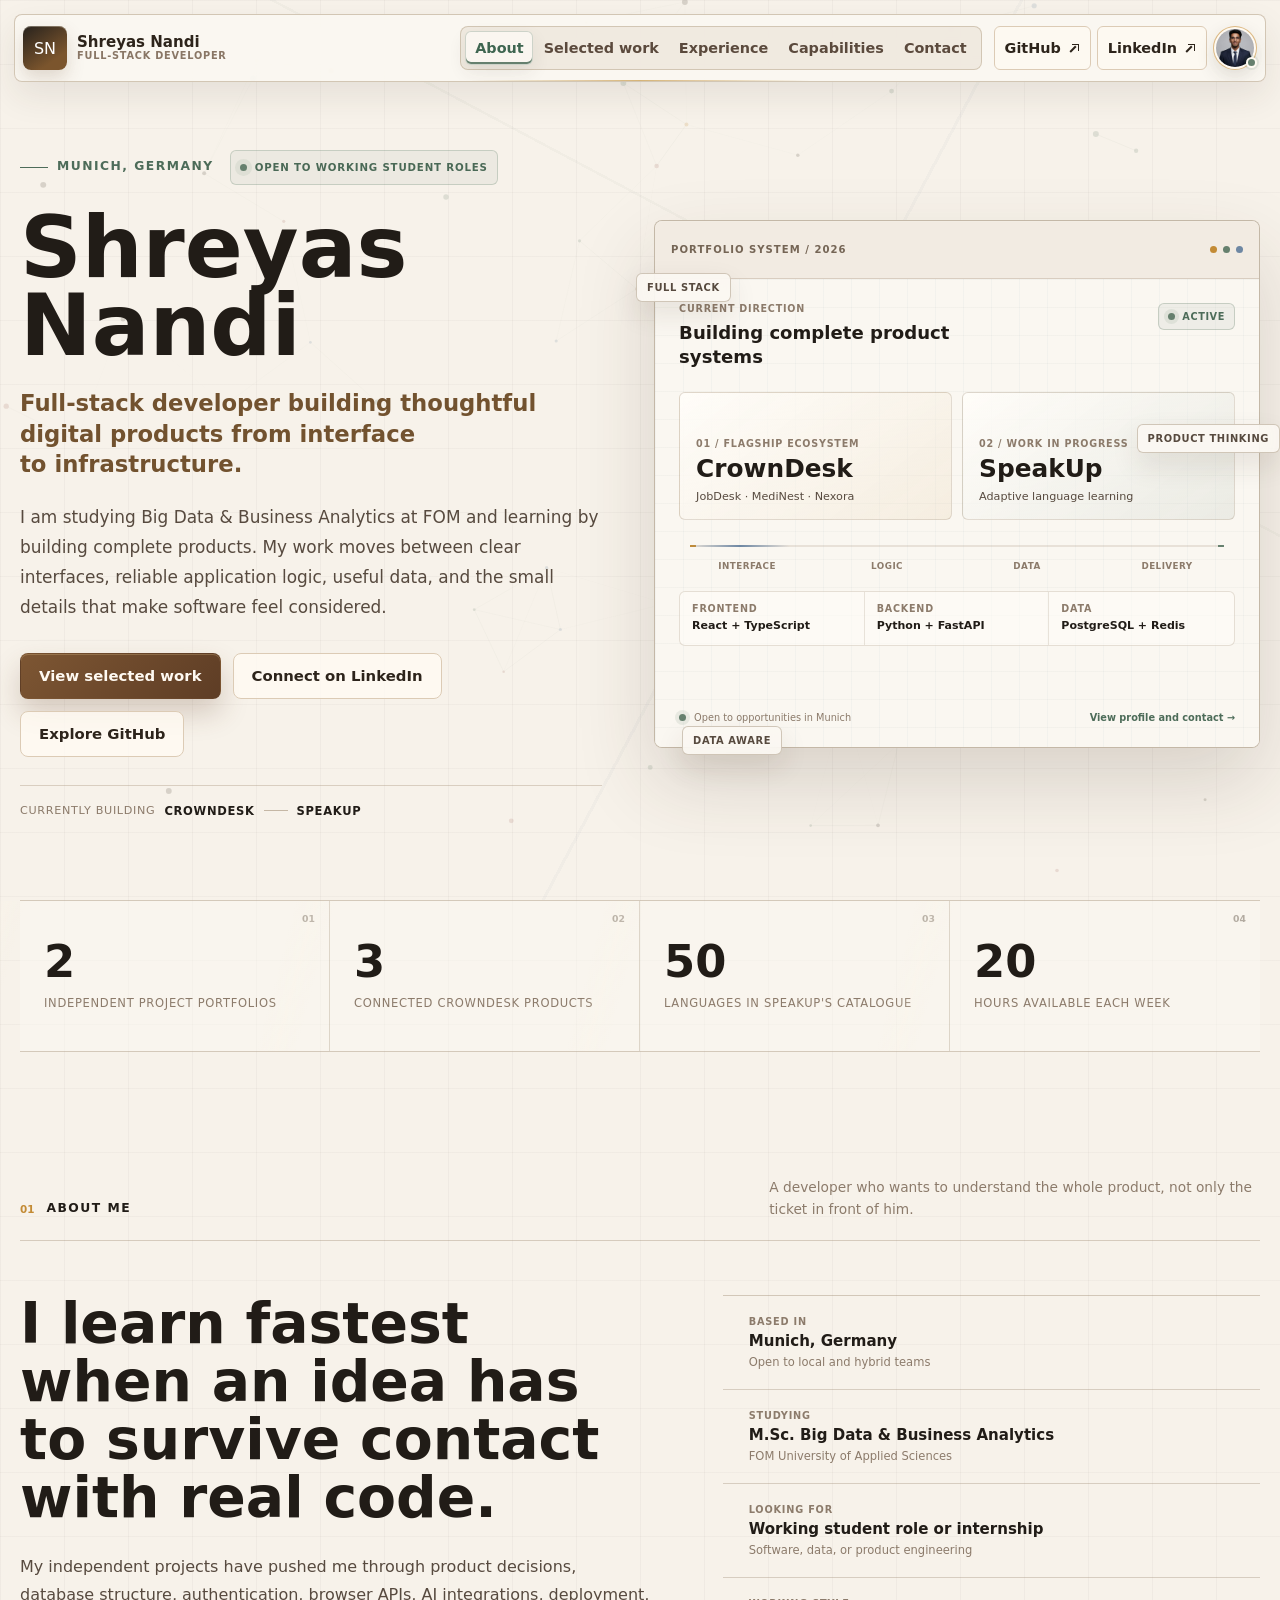
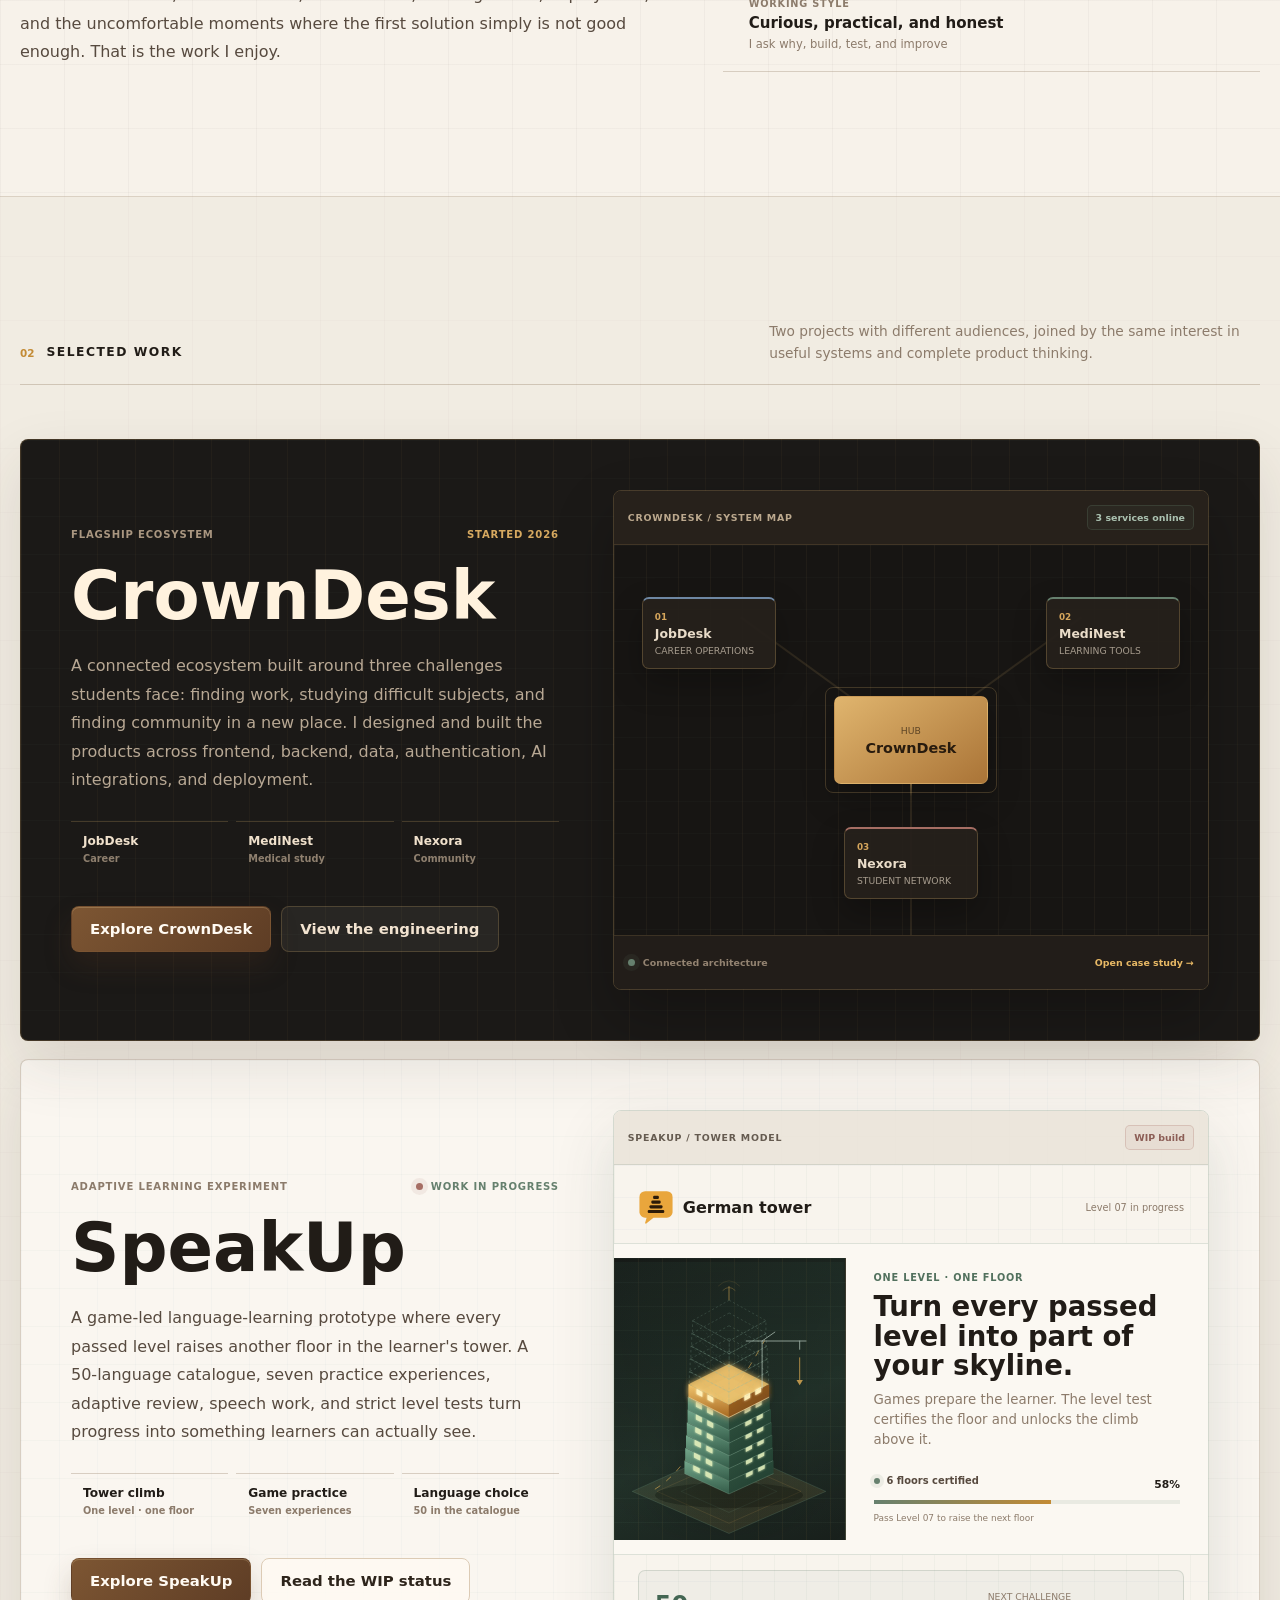
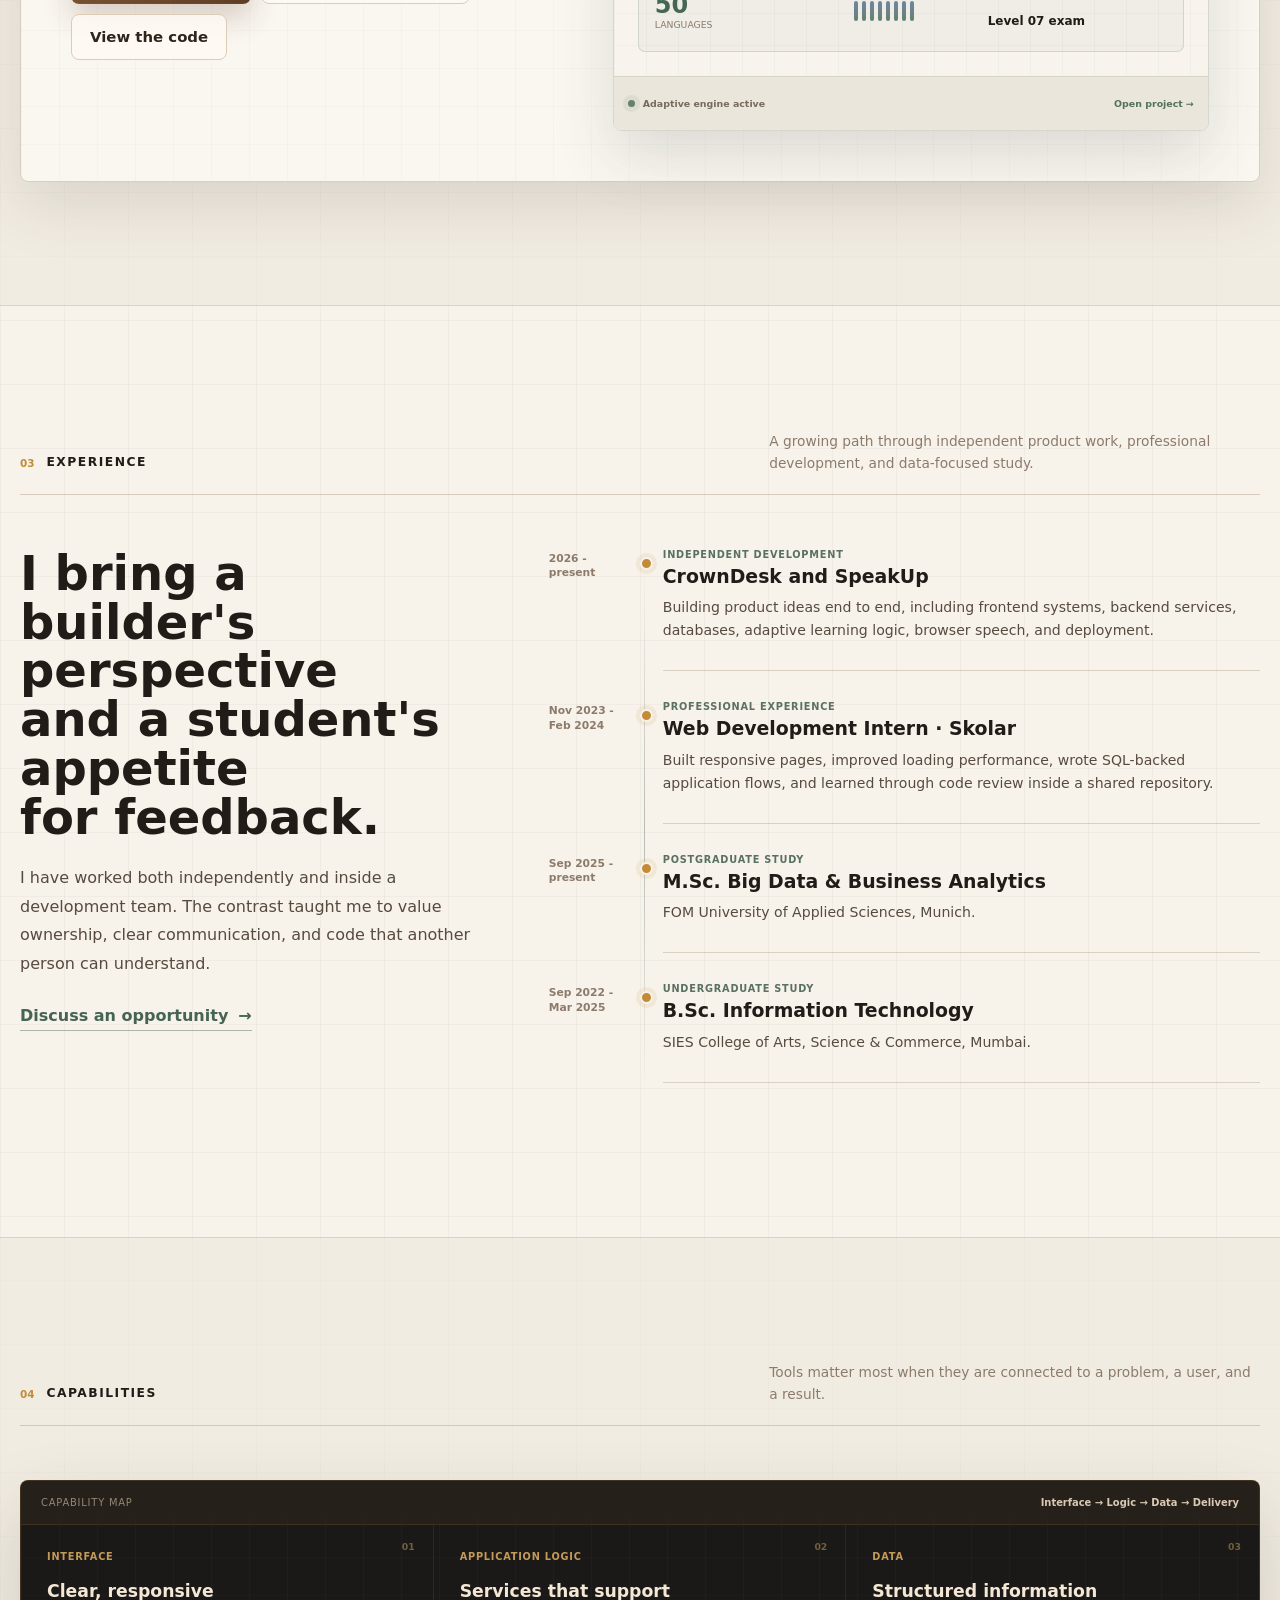
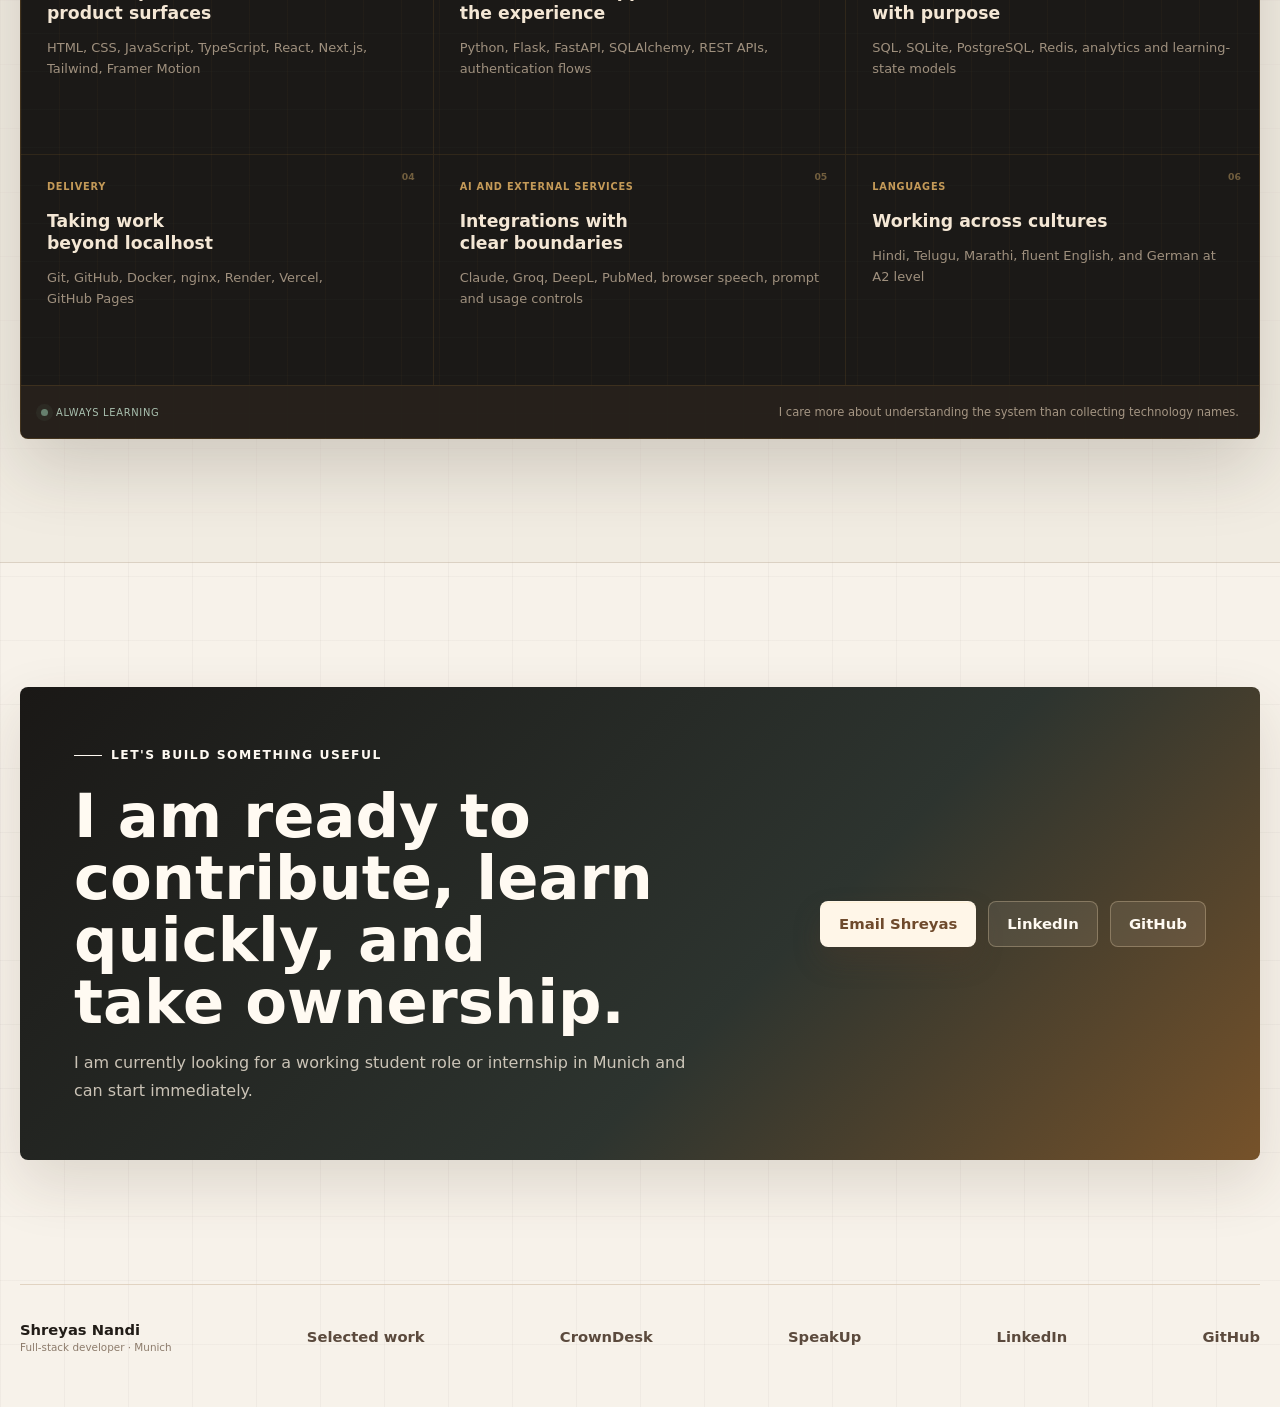
<file: index.html>
<!DOCTYPE html>
<html lang="en" data-theme="light">
<head>
  <meta charset="UTF-8" />
  <meta name="viewport" content="width=device-width, initial-scale=1.0" />
  <meta name="theme-color" content="#f5eee3" />
  <title>Shreyas Nandi | Full-Stack Developer in Munich</title>
  <meta name="description" content="Shreyas Nandi is a full-stack developer and master's student in Munich, building CrownDesk, SpeakUp, and thoughtful web products from interface to infrastructure." />
  <meta name="author" content="Shreyas Nandi" />
  <meta property="og:title" content="Shreyas Nandi | Full-Stack Developer" />
  <meta property="og:description" content="Explore Shreyas Nandi's selected work, including CrownDesk and the work-in-progress SpeakUp learning platform." />
  <meta property="og:type" content="website" />
  <link rel="icon" href="photo_small.jpg" />
  <link rel="stylesheet" href="style.css" />
</head>
<body class="site site-home home-redesign">
  <canvas id="motionCanvas" aria-hidden="true"></canvas>
  <div class="scroll-progress" aria-hidden="true"><span id="scrollProgress"></span></div>

  <header class="site-nav home-nav" id="siteNav">
    <a class="brand" href="#top" aria-label="Shreyas Nandi portfolio home">
      <span class="brand-mark">SN</span>
      <span class="brand-copy"><strong>Shreyas Nandi</strong><small>Full-stack developer</small></span>
    </a>
    <nav class="desktop-nav" aria-label="Primary navigation">
      <span class="nav-indicator" id="navIndicator" aria-hidden="true"></span>
      <a href="#profile">About</a>
      <a href="#work">Selected work</a>
      <a href="#experience">Experience</a>
      <a href="#skills">Capabilities</a>
      <a href="#contact">Contact</a>
    </nav>
    <div class="nav-actions">
      <a class="nav-social" href="https://github.com/shreyasnandi04-cpu" target="_blank" rel="noopener noreferrer"><span>GitHub</span><i aria-hidden="true"></i></a>
      <a class="nav-social" href="https://www.linkedin.com/in/shreyasnandi/" target="_blank" rel="noopener noreferrer"><span>LinkedIn</span><i aria-hidden="true"></i></a>
      <a class="profile-avatar" href="shreyas.html" aria-label="Open Shreyas Nandi's profile and contact details" title="Profile and contact details">
        <img src="photo_small.jpg" alt="" />
        <span class="profile-avatar-status" aria-hidden="true"></span>
      </a>
    </div>
    <button class="menu-button" id="menuButton" type="button" aria-label="Open menu" aria-expanded="false">
      <span></span>
      <span></span>
    </button>
  </header>

  <nav class="mobile-nav" id="mobileNav" aria-label="Mobile navigation">
    <a href="#profile">About</a>
    <a href="#work">Selected work</a>
    <a href="#experience">Experience</a>
    <a href="#skills">Capabilities</a>
    <a href="#contact">Contact</a>
    <a href="shreyas.html">Profile and contact details</a>
    <a href="https://github.com/shreyasnandi04-cpu" target="_blank" rel="noopener noreferrer">GitHub</a>
    <a href="https://www.linkedin.com/in/shreyasnandi/" target="_blank" rel="noopener noreferrer">LinkedIn</a>
  </nav>

  <main id="top">
    <section class="hero home-v2-hero">
      <div class="hero-copy reveal">
        <p class="kicker">Munich, Germany <span class="hero-availability"><i></i>Open to working student roles</span></p>
        <h1>Shreyas Nandi</h1>
        <p class="home-role">Full-stack developer building thoughtful digital products from interface to infrastructure.</p>
        <p class="hero-lede">
          I am studying Big Data & Business Analytics at FOM and learning by building complete products.
          My work moves between clear interfaces, reliable application logic, useful data, and the small
          details that make software feel considered.
        </p>
        <div class="hero-actions">
          <a class="button primary" href="#work">View selected work</a>
          <a class="button secondary" href="https://www.linkedin.com/in/shreyasnandi/" target="_blank" rel="noopener noreferrer">Connect on LinkedIn</a>
          <a class="button secondary" href="https://github.com/shreyasnandi04-cpu" target="_blank" rel="noopener noreferrer">Explore GitHub</a>
        </div>
        <div class="hero-proof" aria-label="Current focus">
          <span>Currently building</span>
          <strong>CrownDesk</strong>
          <i></i>
          <strong>SpeakUp</strong>
        </div>
      </div>

      <div class="home-hero-visual reveal">
        <div class="profile-system portfolio-system" data-tilt>
          <div class="system-toolbar">
            <span>PORTFOLIO SYSTEM / 2026</span>
            <div><i></i><i></i><i></i></div>
          </div>
          <div class="portfolio-system-body">
            <div class="portfolio-system-heading">
              <div>
                <small>Current direction</small>
                <strong>Building complete product systems</strong>
              </div>
              <span><i></i>Active</span>
            </div>
            <div class="portfolio-project-grid">
              <a href="crowndesk.html">
                <span>01 / Flagship ecosystem</span>
                <strong>CrownDesk</strong>
                <small>JobDesk · MediNest · Nexora</small>
                <i aria-hidden="true"></i>
              </a>
              <a href="speakup.html">
                <span>02 / Work in progress</span>
                <strong>SpeakUp</strong>
                <small>Adaptive language learning</small>
                <i aria-hidden="true"></i>
              </a>
            </div>
            <div class="portfolio-signal" aria-hidden="true">
              <div class="portfolio-signal-line"><i></i></div>
              <span>Interface</span><span>Logic</span><span>Data</span><span>Delivery</span>
            </div>
            <div class="portfolio-capabilities">
              <div><span>Frontend</span><strong>React + TypeScript</strong></div>
              <div><span>Backend</span><strong>Python + FastAPI</strong></div>
              <div><span>Data</span><strong>PostgreSQL + Redis</strong></div>
            </div>
            <div class="portfolio-system-footer">
              <span><i></i>Open to opportunities in Munich</span>
              <a href="shreyas.html">View profile and contact →</a>
            </div>
          </div>
        </div>
        <div class="hero-orbit-label label-one">Full stack</div>
        <div class="hero-orbit-label label-two">Product thinking</div>
        <div class="hero-orbit-label label-three">Data aware</div>
      </div>
    </section>

    <section class="home-metrics" aria-label="Portfolio highlights">
      <div class="home-metric reveal"><span>01</span><strong data-count="2">0</strong><p>independent project portfolios</p></div>
      <div class="home-metric reveal"><span>02</span><strong data-count="3">0</strong><p>connected CrownDesk products</p></div>
      <div class="home-metric reveal"><span>03</span><strong data-count="50">0</strong><p>languages in SpeakUp's catalogue</p></div>
      <div class="home-metric reveal"><span>04</span><strong data-count="20">0</strong><p>hours available each week</p></div>
    </section>

    <section class="section home-about" id="profile">
      <div class="home-section-heading reveal">
        <div><span>01</span><p class="section-label">About me</p></div>
        <p>A developer who wants to understand the whole product, not only the ticket in front of him.</p>
      </div>
      <div class="home-about-grid">
        <div class="home-about-statement reveal">
          <h2>I learn fastest when an idea has to survive contact with real code.</h2>
          <p>
            My independent projects have pushed me through product decisions, database structure,
            authentication, browser APIs, AI integrations, deployment, and the uncomfortable moments
            where the first solution simply is not good enough. That is the work I enjoy.
          </p>
        </div>
        <div class="home-facts reveal">
          <div><span>Based in</span><strong>Munich, Germany</strong><small>Open to local and hybrid teams</small></div>
          <div><span>Studying</span><strong>M.Sc. Big Data & Business Analytics</strong><small>FOM University of Applied Sciences</small></div>
          <div><span>Looking for</span><strong>Working student role or internship</strong><small>Software, data, or product engineering</small></div>
          <div><span>Working style</span><strong>Curious, practical, and honest</strong><small>I ask why, build, test, and improve</small></div>
        </div>
      </div>
    </section>

    <section class="section home-work" id="work">
      <div class="home-section-heading reveal">
        <div><span>02</span><p class="section-label">Selected work</p></div>
        <p>Two projects with different audiences, joined by the same interest in useful systems and complete product thinking.</p>
      </div>

      <article class="home-project project-crown reveal" id="crowndesk">
        <div class="project-copy">
          <div class="project-eyebrow"><span>Flagship ecosystem</span><strong>Started 2026</strong></div>
          <h2>CrownDesk</h2>
          <p>
            A connected ecosystem built around three challenges students face: finding work, studying
            difficult subjects, and finding community in a new place. I designed and built the products
            across frontend, backend, data, authentication, AI integrations, and deployment.
          </p>
          <div class="project-products">
            <span>JobDesk <small>Career</small></span>
            <span>MediNest <small>Medical study</small></span>
            <span>Nexora <small>Community</small></span>
          </div>
          <div class="project-actions">
            <a class="button primary" href="crowndesk.html">Explore CrownDesk</a>
            <a class="button secondary" href="crowndesk.html#engineering">View the engineering</a>
          </div>
        </div>
        <a class="project-visual crown-visual" href="crowndesk.html" data-tilt aria-label="Open the CrownDesk project portfolio">
          <div class="project-window-bar"><span>CROWNDESK / SYSTEM MAP</span><i>3 services online</i></div>
          <div class="crown-system-map">
            <div class="crown-core"><small>Hub</small><strong>CrownDesk</strong><i></i></div>
            <div class="crown-rail rail-job"><i></i></div>
            <div class="crown-rail rail-med"><i></i></div>
            <div class="crown-rail rail-nex"><i></i></div>
            <div class="crown-node crown-job"><span>01</span><strong>JobDesk</strong><small>Career operations</small></div>
            <div class="crown-node crown-med"><span>02</span><strong>MediNest</strong><small>Learning tools</small></div>
            <div class="crown-node crown-nex"><span>03</span><strong>Nexora</strong><small>Student network</small></div>
          </div>
          <div class="project-window-footer"><span><i></i>Connected architecture</span><strong>Open case study →</strong></div>
        </a>
      </article>

      <article class="home-project project-speak" id="speakup">
        <div class="project-copy">
          <div class="project-eyebrow"><span>Adaptive learning experiment</span><strong class="wip-text"><i></i>Work in progress</strong></div>
          <h2>SpeakUp</h2>
          <p>
            A game-led language-learning prototype where every passed level raises another floor in
            the learner's tower. A 50-language catalogue, seven practice experiences, adaptive review,
            speech work, and strict level tests turn progress into something learners can actually see.
          </p>
          <div class="project-products">
            <span>Tower climb <small>One level · one floor</small></span>
            <span>Game practice <small>Seven experiences</small></span>
            <span>Language choice <small>50 in the catalogue</small></span>
          </div>
          <div class="project-actions">
            <a class="button primary" href="speakup.html">Explore SpeakUp</a>
            <a class="button secondary" href="speakup.html#status">Read the WIP status</a>
            <a class="button secondary" href="https://github.com/shreyasnandi04-cpu/speakup" target="_blank" rel="noopener noreferrer">View the code</a>
          </div>
        </div>
        <a class="project-visual speak-visual" href="speakup.html" data-tilt aria-label="Open the SpeakUp project portfolio">
          <div class="project-window-bar"><span>SPEAKUP / TOWER MODEL</span><i>WIP build</i></div>
          <div class="speak-learning-view">
            <div class="learning-header"><span><img src="speakup-logo.svg" alt="" /><strong>German tower</strong></span><small>Level 07 in progress</small></div>
            <div class="mini-tower-view">
              <div class="mini-tower-stage" aria-hidden="true">
                <img class="speakup-isometric-tower" src="speakup-tower.svg" alt="" />
              </div>
              <div class="mini-tower-copy">
                <span>One level · one floor</span>
                <strong>Turn every passed level into part of your skyline.</strong>
                <small>Games prepare the learner. The level test certifies the floor and unlocks the climb above it.</small>
                <div class="mini-tower-progress">
                  <div><span><i></i>6 floors certified</span><strong>58%</strong></div>
                  <p><i></i></p>
                  <small>Pass Level 07 to raise the next floor</small>
                </div>
              </div>
            </div>
            <div class="learning-signal">
              <div><span>50</span><small>Languages</small></div>
              <div class="learning-wave" aria-hidden="true"><i></i><i></i><i></i><i></i><i></i><i></i><i></i><i></i></div>
              <p><span>Next challenge</span><strong>Level 07 exam</strong></p>
            </div>
          </div>
          <div class="project-window-footer"><span><i></i>Adaptive engine active</span><strong>Open project →</strong></div>
        </a>
      </article>
    </section>

    <section class="section home-experience" id="experience">
      <div class="home-section-heading reveal">
        <div><span>03</span><p class="section-label">Experience</p></div>
        <p>A growing path through independent product work, professional development, and data-focused study.</p>
      </div>
      <div class="experience-layout">
        <div class="experience-intro reveal">
          <h2>I bring a builder's perspective and a student's appetite for feedback.</h2>
          <p>I have worked both independently and inside a development team. The contrast taught me to value ownership, clear communication, and code that another person can understand.</p>
          <a class="text-link" href="mailto:shreyasnandi04@gmail.com">Discuss an opportunity <span>→</span></a>
        </div>
        <div class="experience-stream">
          <article class="experience-row reveal">
            <span>2026 - present</span>
            <div><small>Independent development</small><h3>CrownDesk and SpeakUp</h3><p>Building product ideas end to end, including frontend systems, backend services, databases, adaptive learning logic, browser speech, and deployment.</p></div>
          </article>
          <article class="experience-row reveal">
            <span>Nov 2023 - Feb 2024</span>
            <div><small>Professional experience</small><h3>Web Development Intern · Skolar</h3><p>Built responsive pages, improved loading performance, wrote SQL-backed application flows, and learned through code review inside a shared repository.</p></div>
          </article>
          <article class="experience-row reveal">
            <span>Sep 2025 - present</span>
            <div><small>Postgraduate study</small><h3>M.Sc. Big Data & Business Analytics</h3><p>FOM University of Applied Sciences, Munich.</p></div>
          </article>
          <article class="experience-row reveal">
            <span>Sep 2022 - Mar 2025</span>
            <div><small>Undergraduate study</small><h3>B.Sc. Information Technology</h3><p>SIES College of Arts, Science & Commerce, Mumbai.</p></div>
          </article>
        </div>
      </div>
    </section>

    <section class="section home-skills" id="skills">
      <div class="home-section-heading reveal">
        <div><span>04</span><p class="section-label">Capabilities</p></div>
        <p>Tools matter most when they are connected to a problem, a user, and a result.</p>
      </div>
      <div class="skills-command reveal">
        <div class="skills-command-top"><span>CAPABILITY MAP</span><strong>Interface → Logic → Data → Delivery</strong></div>
        <div class="capability-grid">
          <article><span>01</span><small>Interface</small><h3>Clear, responsive product surfaces</h3><p>HTML, CSS, JavaScript, TypeScript, React, Next.js, Tailwind, Framer Motion</p></article>
          <article><span>02</span><small>Application logic</small><h3>Services that support the experience</h3><p>Python, Flask, FastAPI, SQLAlchemy, REST APIs, authentication flows</p></article>
          <article><span>03</span><small>Data</small><h3>Structured information with purpose</h3><p>SQL, SQLite, PostgreSQL, Redis, analytics and learning-state models</p></article>
          <article><span>04</span><small>Delivery</small><h3>Taking work beyond localhost</h3><p>Git, GitHub, Docker, nginx, Render, Vercel, GitHub Pages</p></article>
          <article><span>05</span><small>AI and external services</small><h3>Integrations with clear boundaries</h3><p>Claude, Groq, DeepL, PubMed, browser speech, prompt and usage controls</p></article>
          <article><span>06</span><small>Languages</small><h3>Working across cultures</h3><p>Hindi, Telugu, Marathi, fluent English, and German at A2 level</p></article>
        </div>
        <div class="skills-command-footer"><span><i></i>Always learning</span><p>I care more about understanding the system than collecting technology names.</p></div>
      </div>
    </section>

    <section class="section contact-section home-contact" id="contact">
      <div class="contact-card reveal">
        <div>
          <p class="kicker">Let's build something useful</p>
          <h2>I am ready to contribute, learn quickly, and take ownership.</h2>
          <p>I am currently looking for a working student role or internship in Munich and can start immediately.</p>
        </div>
        <div class="contact-actions">
          <a class="button primary" href="mailto:shreyasnandi04@gmail.com">Email Shreyas</a>
          <a class="button secondary" href="https://www.linkedin.com/in/shreyasnandi/" target="_blank" rel="noopener noreferrer">LinkedIn</a>
          <a class="button secondary" href="https://github.com/shreyasnandi04-cpu" target="_blank" rel="noopener noreferrer">GitHub</a>
        </div>
      </div>
    </section>
  </main>

  <footer class="site-footer home-footer">
    <div><strong>Shreyas Nandi</strong><span>Full-stack developer · Munich</span></div>
    <a href="#work">Selected work</a>
    <a href="crowndesk.html">CrownDesk</a>
    <a href="speakup.html">SpeakUp</a>
    <a href="https://www.linkedin.com/in/shreyasnandi/" target="_blank" rel="noopener noreferrer">LinkedIn</a>
    <a href="https://github.com/shreyasnandi04-cpu" target="_blank" rel="noopener noreferrer">GitHub</a>
  </footer>

  <script src="script.js"></script>
</body>
</html>
</file>
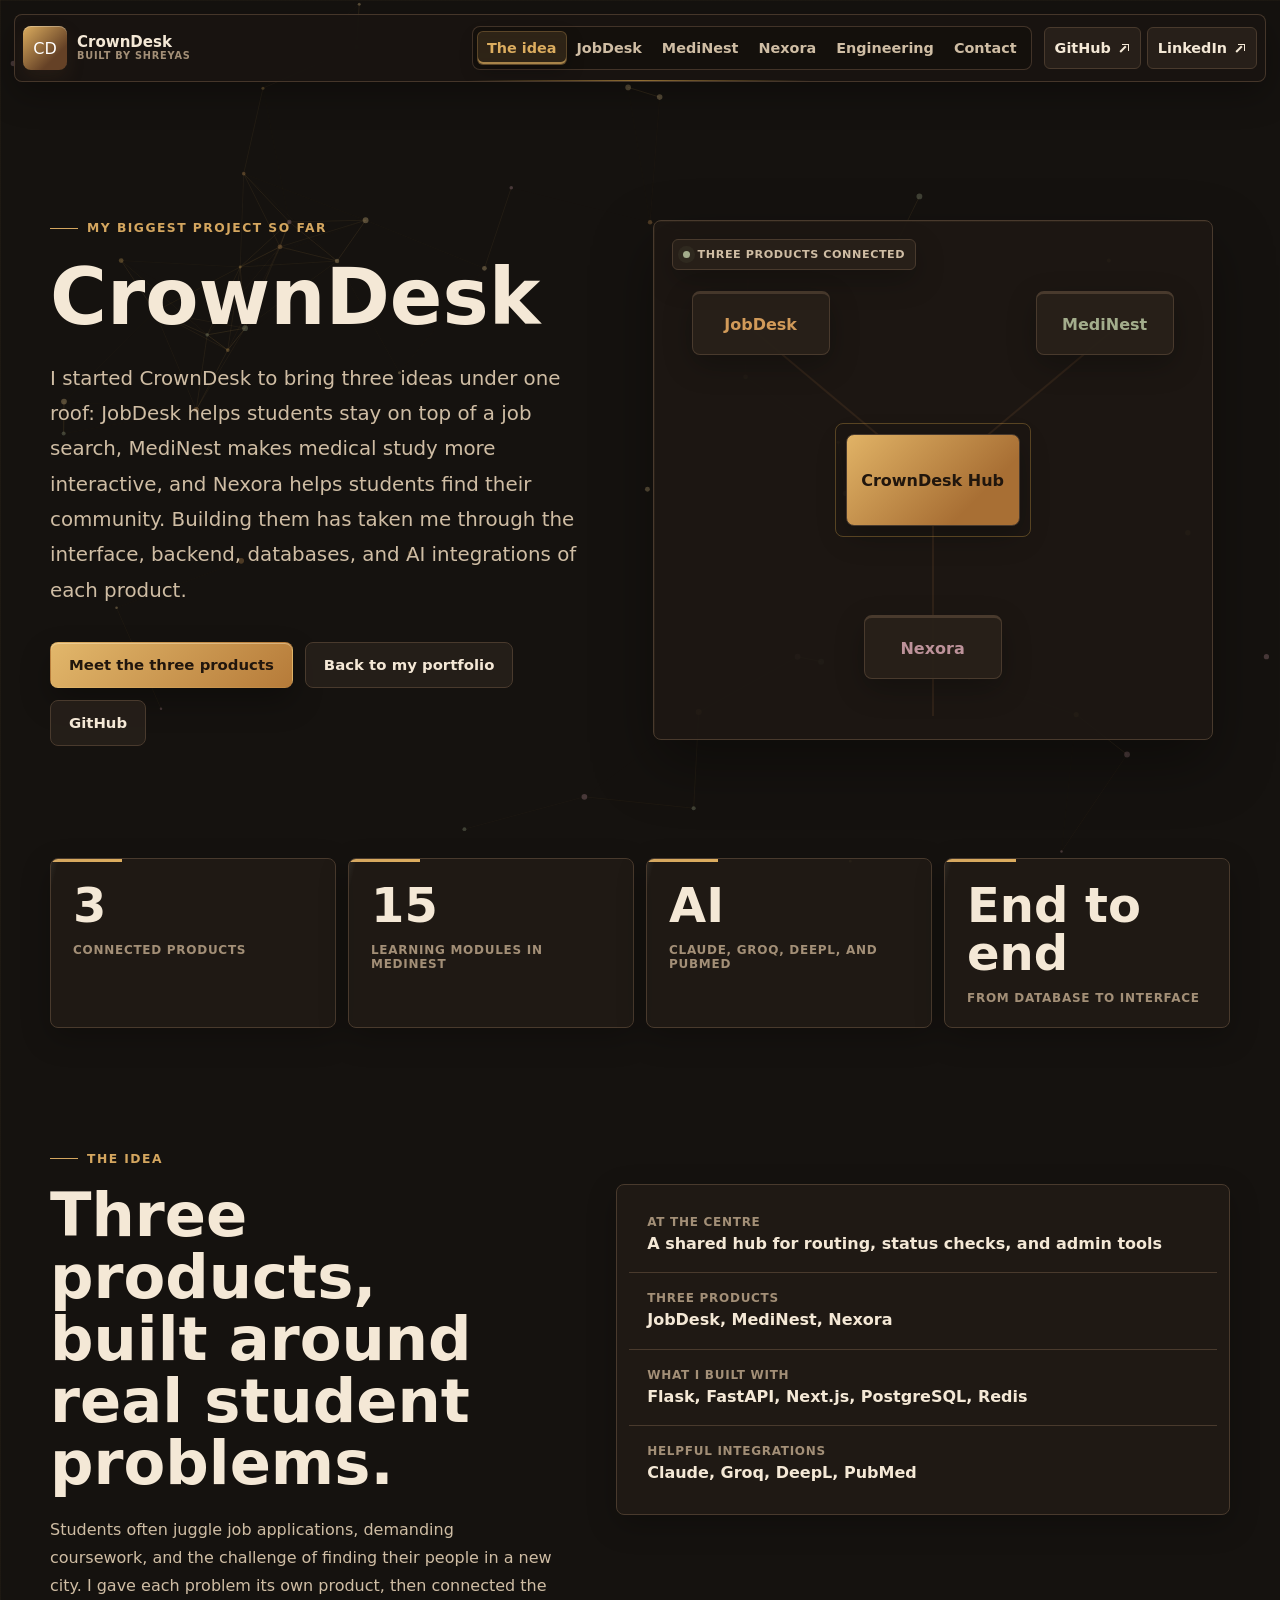
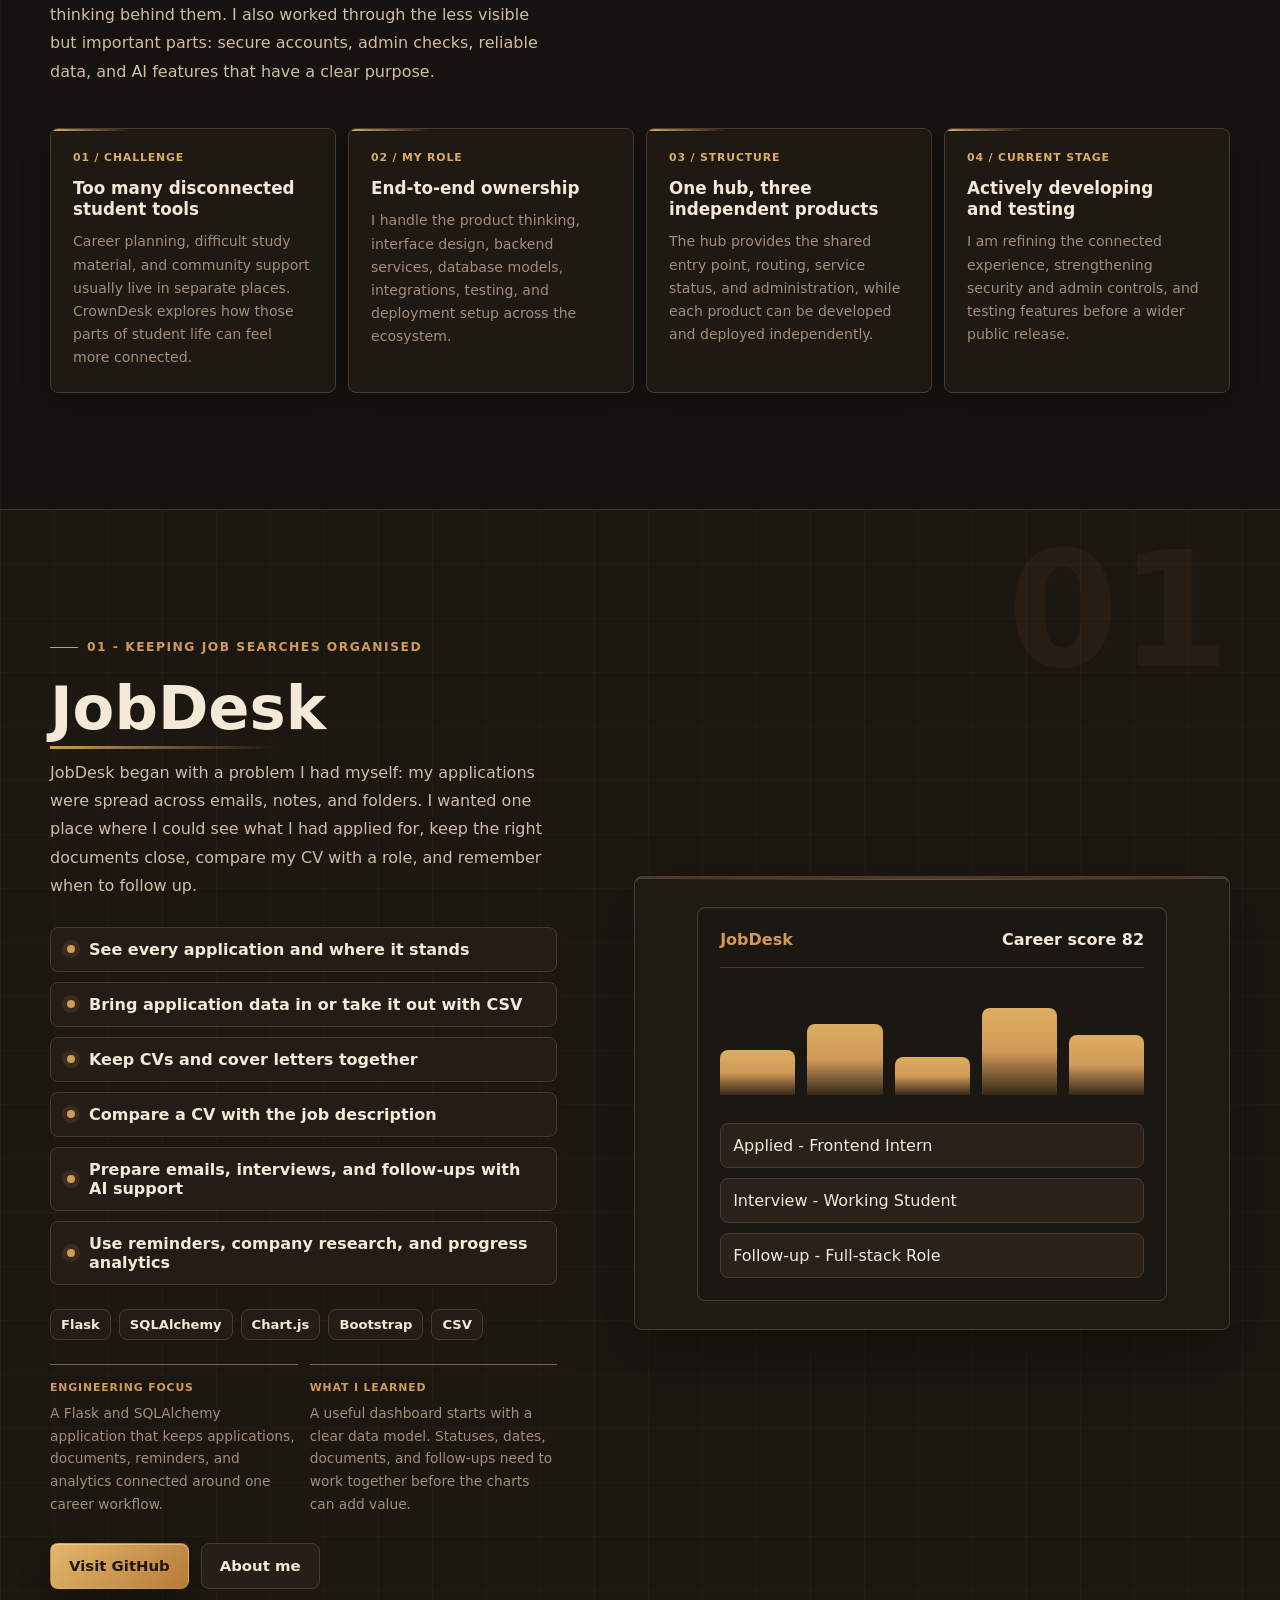
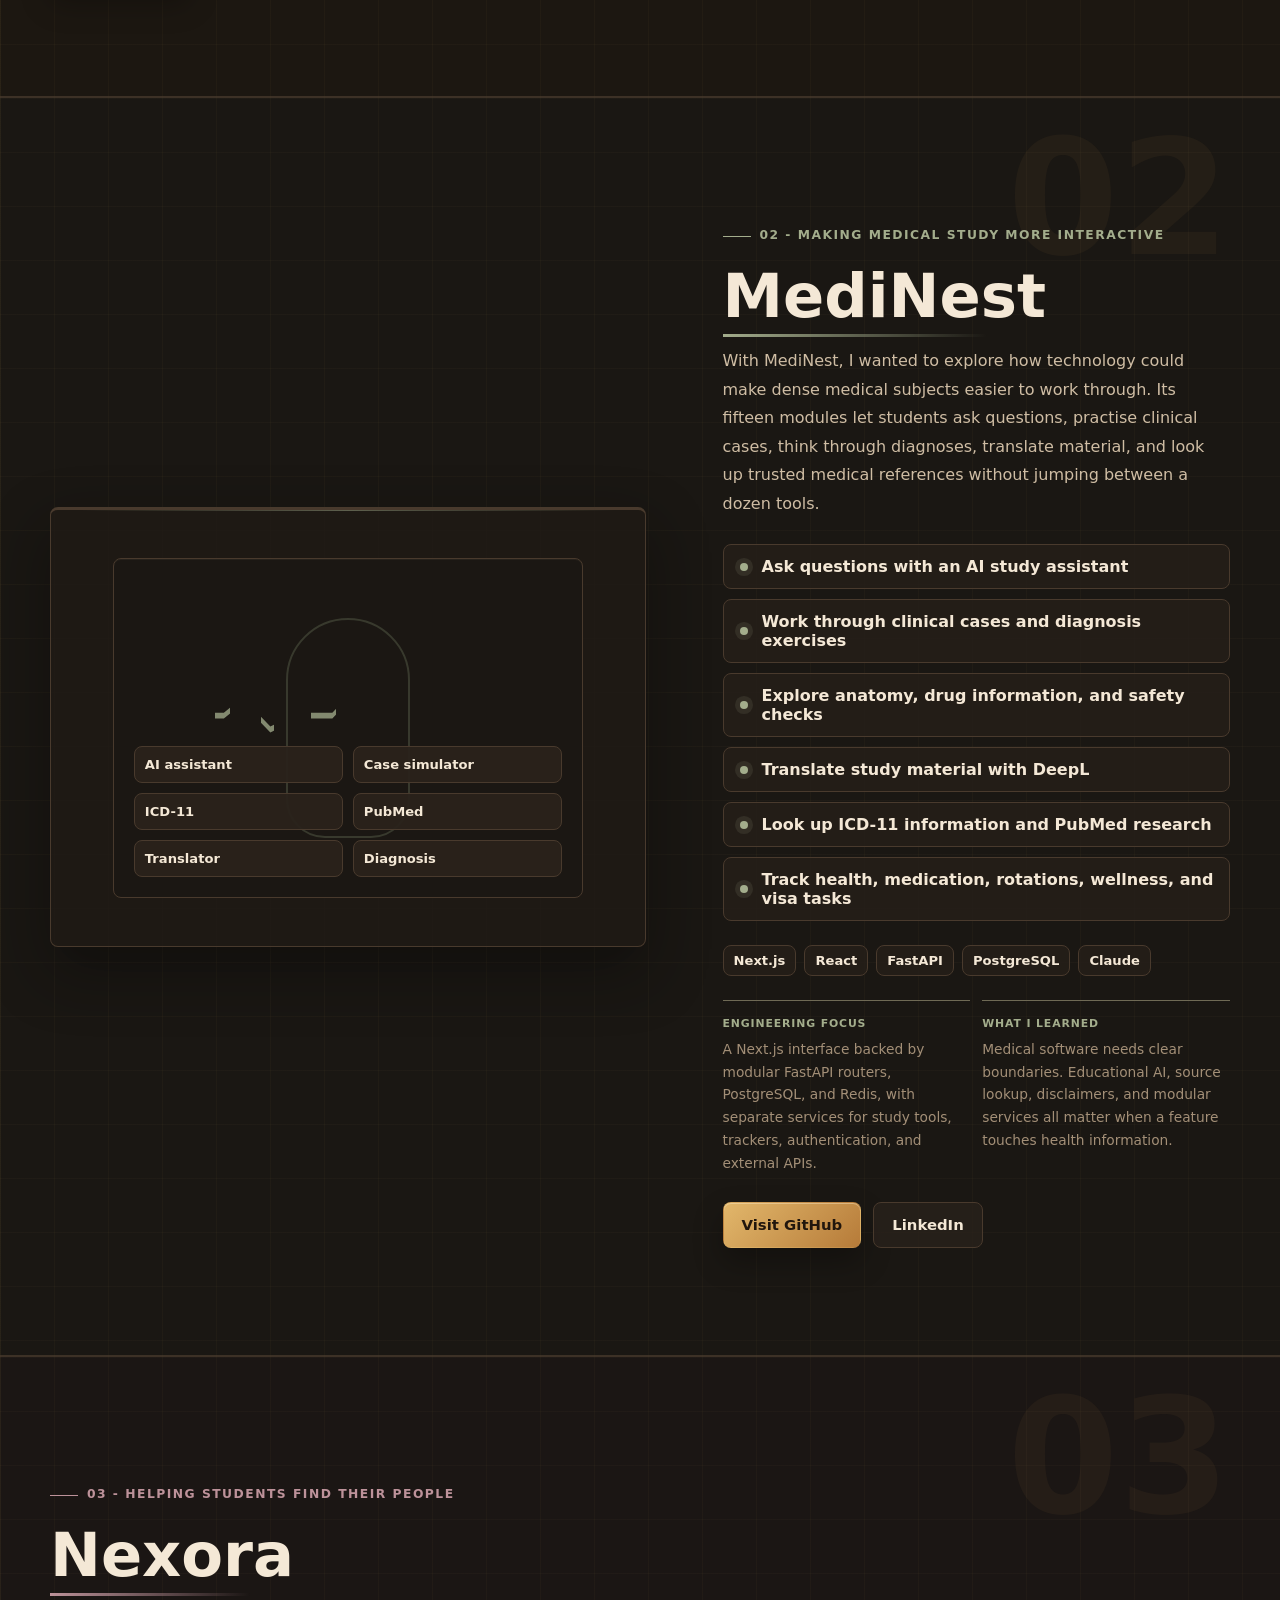
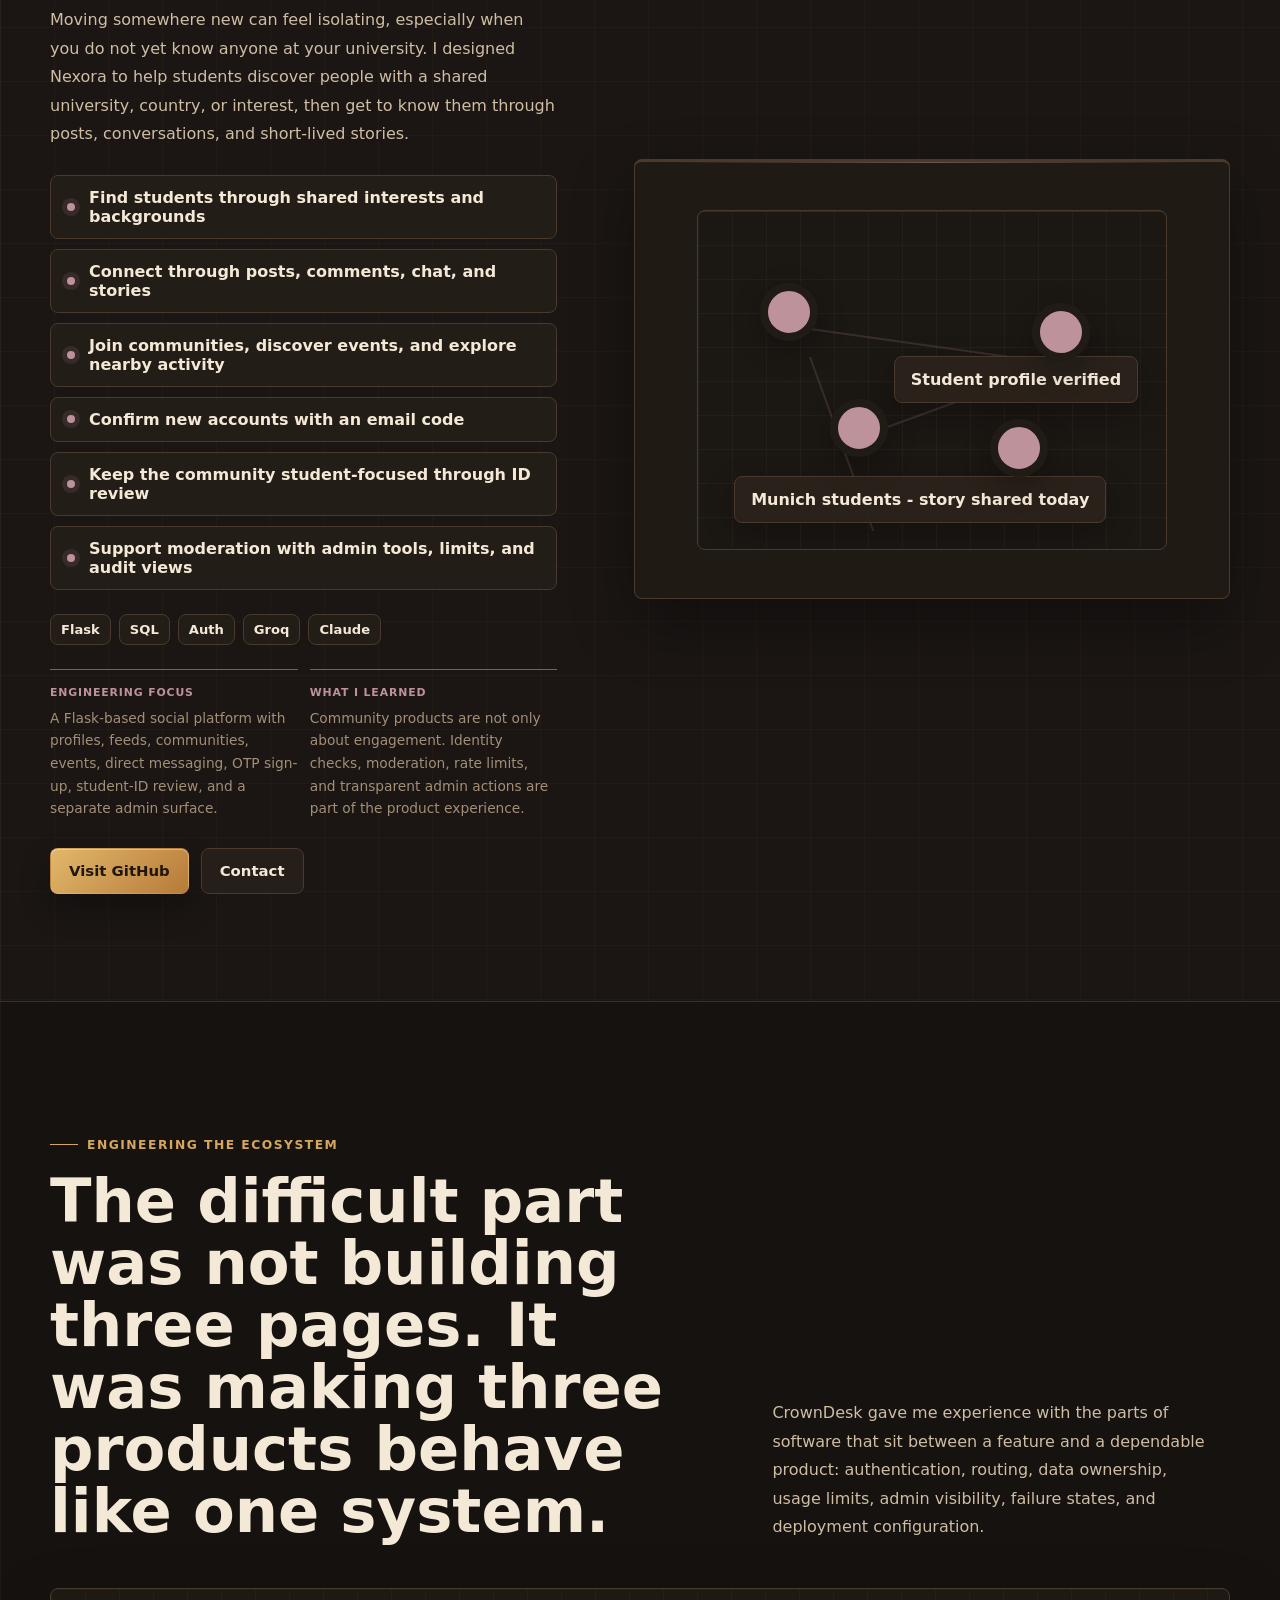
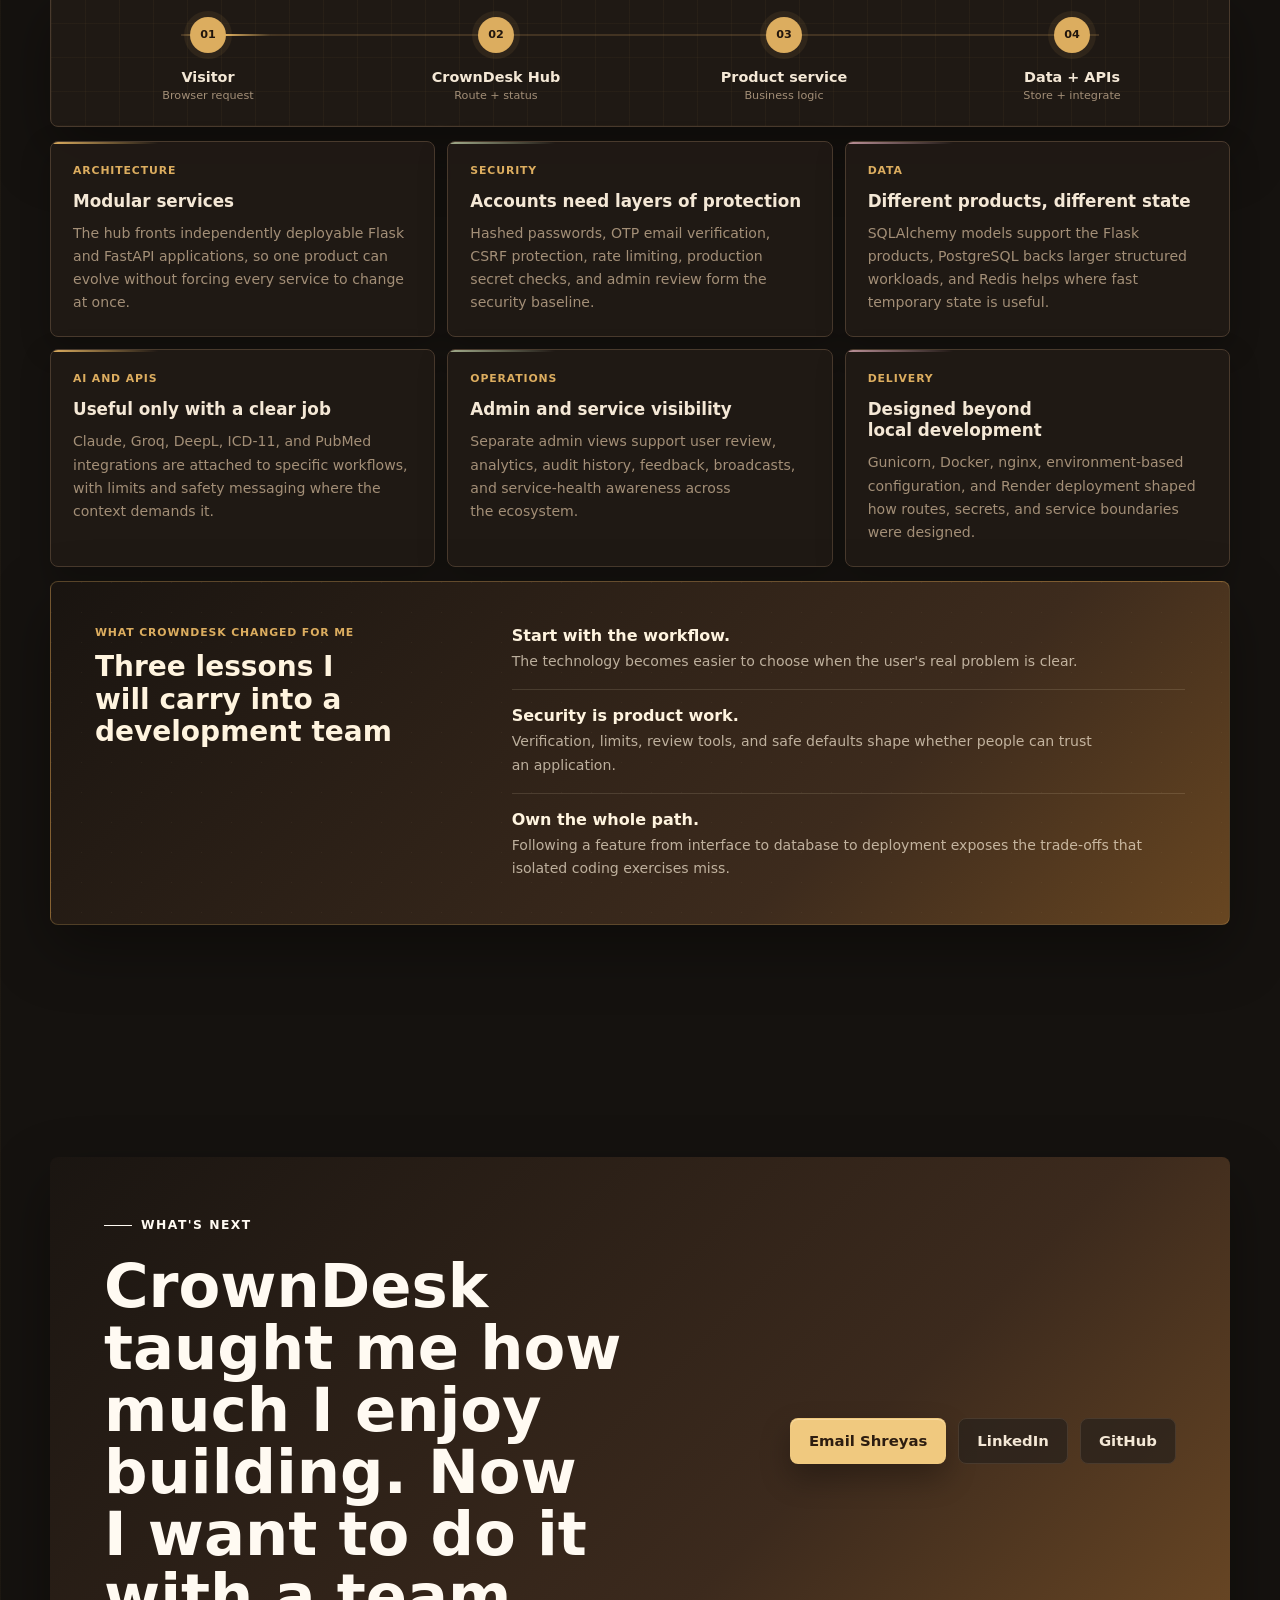
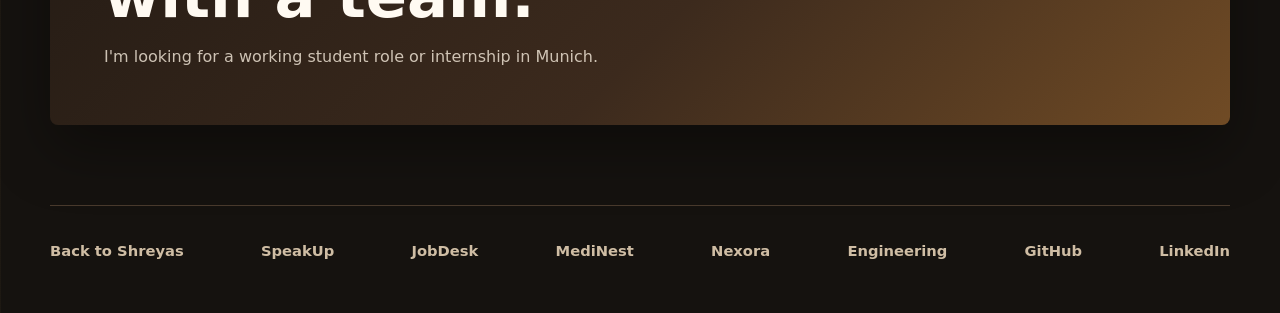
<file: crowndesk.html>
<!DOCTYPE html>
<html lang="en" data-theme="dark">
<head>
  <meta charset="UTF-8" />
  <meta name="viewport" content="width=device-width, initial-scale=1.0" />
  <meta name="theme-color" content="#15120f" />
  <title>CrownDesk | Three Products Built by Shreyas Nandi</title>
  <meta name="description" content="CrownDesk is where Shreyas Nandi brings together JobDesk, MediNest, and Nexora: three products shaped around real student problems." />
  <meta name="author" content="Shreyas Nandi" />
  <meta property="og:title" content="CrownDesk | Built by Shreyas Nandi" />
  <meta property="og:description" content="Meet JobDesk, MediNest, and Nexora, and see why Shreyas built each one." />
  <meta property="og:type" content="website" />
  <link rel="icon" href="photo_small.jpg" />
  <link rel="stylesheet" href="style.css" />
</head>
<body class="site site-crowndesk">
  <canvas id="motionCanvas" aria-hidden="true"></canvas>
  <div class="scroll-progress" aria-hidden="true"><span id="scrollProgress"></span></div>

  <header class="site-nav" id="siteNav">
    <a class="brand" href="index.html" aria-label="Back to Shreyas portfolio">
      <span class="brand-mark">CD</span>
      <span class="brand-copy"><strong>CrownDesk</strong><small>Built by Shreyas</small></span>
    </a>
    <nav class="desktop-nav" aria-label="CrownDesk navigation">
      <span class="nav-indicator" id="navIndicator" aria-hidden="true"></span>
      <a href="#overview">The idea</a>
      <a href="#jobdesk">JobDesk</a>
      <a href="#medinest">MediNest</a>
      <a href="#nexora">Nexora</a>
      <a href="#engineering">Engineering</a>
      <a href="#contact">Contact</a>
    </nav>
    <div class="nav-actions">
      <a class="nav-social" href="https://github.com/shreyasnandi04-cpu" target="_blank" rel="noopener"><span>GitHub</span><i aria-hidden="true"></i></a>
      <a class="nav-social" href="https://www.linkedin.com/in/shreyasnandi/" target="_blank" rel="noopener noreferrer"><span>LinkedIn</span><i aria-hidden="true"></i></a>
    </div>
    <button class="menu-button" id="menuButton" type="button" aria-label="Open menu" aria-expanded="false">
      <span></span>
      <span></span>
    </button>
  </header>

  <nav class="mobile-nav" id="mobileNav" aria-label="Mobile navigation">
    <a href="#overview">The idea</a>
    <a href="#jobdesk">JobDesk</a>
    <a href="#medinest">MediNest</a>
    <a href="#nexora">Nexora</a>
    <a href="#engineering">Engineering</a>
    <a href="#contact">Contact</a>
    <a href="index.html">Shreyas portfolio</a>
    <a href="https://github.com/shreyasnandi04-cpu" target="_blank" rel="noopener">GitHub</a>
    <a href="https://www.linkedin.com/in/shreyasnandi/" target="_blank" rel="noopener noreferrer">LinkedIn</a>
  </nav>

  <main id="top">
    <section class="hero project-hero">
      <div class="hero-copy reveal">
        <p class="kicker">My biggest project so far</p>
        <h1>CrownDesk</h1>
        <p class="hero-lede">
          I started CrownDesk to bring three ideas under one roof: JobDesk helps students stay on top
          of a job search, MediNest makes medical study more interactive, and Nexora helps students
          find their community. Building them has taken me through the interface, backend, databases,
          and AI integrations of each product.
        </p>
        <div class="hero-actions">
          <a class="button primary" href="#jobdesk">Meet the three products</a>
          <a class="button secondary" href="index.html">Back to my portfolio</a>
          <a class="button secondary" href="https://github.com/shreyasnandi04-cpu" target="_blank" rel="noopener">GitHub</a>
        </div>
      </div>

      <div class="hero-visual reveal">
        <div class="flow-graphic" aria-label="A moving view of how CrownDesk connects its three products">
          <div class="flow-status"><i></i><span>Three products connected</span></div>
          <div class="flow-core">CrownDesk Hub</div>
          <div class="flow-track track-job"></div>
          <div class="flow-track track-med"></div>
          <div class="flow-track track-nex"></div>
          <a class="flow-node flow-job" href="#jobdesk">JobDesk</a>
          <a class="flow-node flow-med" href="#medinest">MediNest</a>
          <a class="flow-node flow-nex" href="#nexora">Nexora</a>
          <span class="packet packet-one"></span>
          <span class="packet packet-two"></span>
          <span class="packet packet-three"></span>
        </div>
      </div>
    </section>

    <section class="stats-strip" aria-label="CrownDesk highlights">
      <div class="stat reveal">
        <strong data-count="3">0</strong>
        <span>connected products</span>
      </div>
      <div class="stat reveal">
        <strong data-count="15">0</strong>
        <span>learning modules in MediNest</span>
      </div>
      <div class="stat reveal">
        <strong>AI</strong>
        <span>Claude, Groq, DeepL, and PubMed</span>
      </div>
      <div class="stat reveal">
        <strong>End to end</strong>
        <span>from database to interface</span>
      </div>
    </section>

    <section class="section" id="overview">
      <div class="section-label reveal">The idea</div>
      <div class="split">
        <div class="reveal">
          <h2>Three products, built around real student problems.</h2>
          <p>
            Students often juggle job applications, demanding coursework, and the challenge of finding
            their people in a new city. I gave each problem its own product, then connected the thinking
            behind them. I also worked through the less visible but important parts: secure accounts,
            admin checks, reliable data, and AI features that have a clear purpose.
          </p>
        </div>
        <div class="architecture-card reveal" data-tilt>
          <div class="arch-row">
            <span>At the centre</span>
            <strong>A shared hub for routing, status checks, and admin tools</strong>
          </div>
          <div class="arch-row">
            <span>Three products</span>
            <strong>JobDesk, MediNest, Nexora</strong>
          </div>
          <div class="arch-row">
            <span>What I built with</span>
            <strong>Flask, FastAPI, Next.js, PostgreSQL, Redis</strong>
          </div>
          <div class="arch-row">
            <span>Helpful integrations</span>
            <strong>Claude, Groq, DeepL, PubMed</strong>
          </div>
        </div>
      </div>
      <div class="case-study-grid">
        <article class="case-study-card reveal">
          <span>01 / Challenge</span>
          <h3>Too many disconnected student tools</h3>
          <p>Career planning, difficult study material, and community support usually live in separate places. CrownDesk explores how those parts of student life can feel more connected.</p>
        </article>
        <article class="case-study-card reveal">
          <span>02 / My role</span>
          <h3>End-to-end ownership</h3>
          <p>I handle the product thinking, interface design, backend services, database models, integrations, testing, and deployment setup across the ecosystem.</p>
        </article>
        <article class="case-study-card reveal">
          <span>03 / Structure</span>
          <h3>One hub, three independent products</h3>
          <p>The hub provides the shared entry point, routing, service status, and administration, while each product can be developed and deployed independently.</p>
        </article>
        <article class="case-study-card reveal">
          <span>04 / Current stage</span>
          <h3>Actively developing and testing</h3>
          <p>I am refining the connected experience, strengthening security and admin controls, and testing features before a wider public release.</p>
        </article>
      </div>
    </section>

    <section class="product-portfolio jobdesk" id="jobdesk" data-index="01">
      <div class="product-portfolio-grid">
        <div class="product-story reveal">
          <p class="kicker">01 - Keeping job searches organised</p>
          <h2>JobDesk</h2>
          <p>
            JobDesk began with a problem I had myself: my applications were spread across emails,
            notes, and folders. I wanted one place where I could see what I had applied for, keep the
            right documents close, compare my CV with a role, and remember when to follow up.
          </p>
          <div class="feature-list">
            <span>See every application and where it stands</span>
            <span>Bring application data in or take it out with CSV</span>
            <span>Keep CVs and cover letters together</span>
            <span>Compare a CV with the job description</span>
            <span>Prepare emails, interviews, and follow-ups with AI support</span>
            <span>Use reminders, company research, and progress analytics</span>
          </div>
          <div class="tag-row">
            <span>Flask</span><span>SQLAlchemy</span><span>Chart.js</span><span>Bootstrap</span><span>CSV</span>
          </div>
          <div class="product-notes">
            <div>
              <span>Engineering focus</span>
              <p>A Flask and SQLAlchemy application that keeps applications, documents, reminders, and analytics connected around one career workflow.</p>
            </div>
            <div>
              <span>What I learned</span>
              <p>A useful dashboard starts with a clear data model. Statuses, dates, documents, and follow-ups need to work together before the charts can add value.</p>
            </div>
          </div>
          <div class="button-row">
            <a class="button primary" href="https://github.com/shreyasnandi04-cpu" target="_blank" rel="noopener">Visit GitHub</a>
            <a class="button secondary" href="index.html">About me</a>
          </div>
        </div>
        <div class="product-visual-card reveal" data-tilt>
          <div class="dashboard-mock">
            <div class="mock-head">
              <span>JobDesk</span>
              <strong>Career score 82</strong>
            </div>
            <div class="pipeline">
              <i style="--h:45%"></i><i style="--h:72%"></i><i style="--h:38%"></i><i style="--h:88%"></i><i style="--h:61%"></i>
            </div>
            <div class="mock-list">
              <span>Applied - Frontend Intern</span>
              <span>Interview - Working Student</span>
              <span>Follow-up - Full-stack Role</span>
            </div>
          </div>
        </div>
      </div>
    </section>

    <section class="product-portfolio medinest" id="medinest" data-index="02">
      <div class="product-portfolio-grid reverse">
        <div class="product-story reveal">
          <p class="kicker">02 - Making medical study more interactive</p>
          <h2>MediNest</h2>
          <p>
            With MediNest, I wanted to explore how technology could make dense medical subjects easier
            to work through. Its fifteen modules let students ask questions, practise clinical cases,
            think through diagnoses, translate material, and look up trusted medical references without
            jumping between a dozen tools.
          </p>
          <div class="feature-list">
            <span>Ask questions with an AI study assistant</span>
            <span>Work through clinical cases and diagnosis exercises</span>
            <span>Explore anatomy, drug information, and safety checks</span>
            <span>Translate study material with DeepL</span>
            <span>Look up ICD-11 information and PubMed research</span>
            <span>Track health, medication, rotations, wellness, and visa tasks</span>
          </div>
          <div class="tag-row">
            <span>Next.js</span><span>React</span><span>FastAPI</span><span>PostgreSQL</span><span>Claude</span>
          </div>
          <div class="product-notes">
            <div>
              <span>Engineering focus</span>
              <p>A Next.js interface backed by modular FastAPI routers, PostgreSQL, and Redis, with separate services for study tools, trackers, authentication, and external APIs.</p>
            </div>
            <div>
              <span>What I learned</span>
              <p>Medical software needs clear boundaries. Educational AI, source lookup, disclaimers, and modular services all matter when a feature touches health information.</p>
            </div>
          </div>
          <div class="button-row">
            <a class="button primary" href="https://github.com/shreyasnandi04-cpu" target="_blank" rel="noopener">Visit GitHub</a>
            <a class="button secondary" href="https://www.linkedin.com/in/shreyasnandi/" target="_blank" rel="noopener noreferrer">LinkedIn</a>
          </div>
        </div>
        <div class="product-visual-card reveal" data-tilt>
          <div class="med-mock">
            <div class="body-line"></div>
            <div class="pulse-line"></div>
            <div class="module-grid">
              <span>AI assistant</span><span>Case simulator</span><span>ICD-11</span><span>PubMed</span>
              <span>Translator</span><span>Diagnosis</span>
            </div>
          </div>
        </div>
      </div>
    </section>

    <section class="product-portfolio nexora" id="nexora" data-index="03">
      <div class="product-portfolio-grid">
        <div class="product-story reveal">
          <p class="kicker">03 - Helping students find their people</p>
          <h2>Nexora</h2>
          <p>
            Moving somewhere new can feel isolating, especially when you do not yet know anyone at your
            university. I designed Nexora to help students discover people with a shared university,
            country, or interest, then get to know them through posts, conversations, and short-lived stories.
          </p>
          <div class="feature-list">
            <span>Find students through shared interests and backgrounds</span>
            <span>Connect through posts, comments, chat, and stories</span>
            <span>Join communities, discover events, and explore nearby activity</span>
            <span>Confirm new accounts with an email code</span>
            <span>Keep the community student-focused through ID review</span>
            <span>Support moderation with admin tools, limits, and audit views</span>
          </div>
          <div class="tag-row">
            <span>Flask</span><span>SQL</span><span>Auth</span><span>Groq</span><span>Claude</span>
          </div>
          <div class="product-notes">
            <div>
              <span>Engineering focus</span>
              <p>A Flask-based social platform with profiles, feeds, communities, events, direct messaging, OTP sign-up, student-ID review, and a separate admin surface.</p>
            </div>
            <div>
              <span>What I learned</span>
              <p>Community products are not only about engagement. Identity checks, moderation, rate limits, and transparent admin actions are part of the product experience.</p>
            </div>
          </div>
          <div class="button-row">
            <a class="button primary" href="https://github.com/shreyasnandi04-cpu" target="_blank" rel="noopener">Visit GitHub</a>
            <a class="button secondary" href="index.html#contact">Contact</a>
          </div>
        </div>
        <div class="product-visual-card reveal" data-tilt>
          <div class="network-mock">
            <span class="person p1"></span><span class="person p2"></span><span class="person p3"></span><span class="person p4"></span>
            <div class="network-line nl1"></div>
            <div class="network-line nl2"></div>
            <div class="network-line nl3"></div>
            <div class="chat-card">Munich students - story shared today</div>
            <div class="chat-card second">Student profile verified</div>
          </div>
        </div>
      </div>
    </section>

    <section class="section engineering-section" id="engineering">
      <div class="section-label reveal">Engineering the ecosystem</div>
      <div class="engineering-intro">
        <div class="reveal">
          <h2>The difficult part was not building three pages. It was making three products behave like one system.</h2>
        </div>
        <div class="reveal">
          <p>CrownDesk gave me experience with the parts of software that sit between a feature and a dependable product: authentication, routing, data ownership, usage limits, admin visibility, failure states, and deployment configuration.</p>
        </div>
      </div>

      <div class="system-flow reveal" aria-label="How a request moves through CrownDesk">
        <div class="system-flow-track"><i></i></div>
        <div class="system-stage"><span>01</span><strong>Visitor</strong><small>Browser request</small></div>
        <div class="system-stage"><span>02</span><strong>CrownDesk Hub</strong><small>Route + status</small></div>
        <div class="system-stage"><span>03</span><strong>Product service</strong><small>Business logic</small></div>
        <div class="system-stage"><span>04</span><strong>Data + APIs</strong><small>Store + integrate</small></div>
      </div>

      <div class="engineering-grid">
        <article class="engineering-card reveal">
          <span>Architecture</span>
          <h3>Modular services</h3>
          <p>The hub fronts independently deployable Flask and FastAPI applications, so one product can evolve without forcing every service to change at once.</p>
        </article>
        <article class="engineering-card reveal">
          <span>Security</span>
          <h3>Accounts need layers of protection</h3>
          <p>Hashed passwords, OTP email verification, CSRF protection, rate limiting, production secret checks, and admin review form the security baseline.</p>
        </article>
        <article class="engineering-card reveal">
          <span>Data</span>
          <h3>Different products, different state</h3>
          <p>SQLAlchemy models support the Flask products, PostgreSQL backs larger structured workloads, and Redis helps where fast temporary state is useful.</p>
        </article>
        <article class="engineering-card reveal">
          <span>AI and APIs</span>
          <h3>Useful only with a clear job</h3>
          <p>Claude, Groq, DeepL, ICD-11, and PubMed integrations are attached to specific workflows, with limits and safety messaging where the context demands it.</p>
        </article>
        <article class="engineering-card reveal">
          <span>Operations</span>
          <h3>Admin and service visibility</h3>
          <p>Separate admin views support user review, analytics, audit history, feedback, broadcasts, and service-health awareness across the ecosystem.</p>
        </article>
        <article class="engineering-card reveal">
          <span>Delivery</span>
          <h3>Designed beyond local development</h3>
          <p>Gunicorn, Docker, nginx, environment-based configuration, and Render deployment shaped how routes, secrets, and service boundaries were designed.</p>
        </article>
      </div>

      <div class="lessons-panel reveal">
        <div class="lessons-heading">
          <span>What CrownDesk changed for me</span>
          <h3>Three lessons I will carry into a development team</h3>
        </div>
        <div class="lesson-list">
          <div><strong>Start with the workflow.</strong><p>The technology becomes easier to choose when the user's real problem is clear.</p></div>
          <div><strong>Security is product work.</strong><p>Verification, limits, review tools, and safe defaults shape whether people can trust an application.</p></div>
          <div><strong>Own the whole path.</strong><p>Following a feature from interface to database to deployment exposes the trade-offs that isolated coding exercises miss.</p></div>
        </div>
      </div>
    </section>

    <section class="section contact-section" id="contact">
      <div class="contact-card reveal">
        <div>
          <p class="kicker">What's next</p>
          <h2>CrownDesk taught me how much I enjoy building. Now I want to do it with a team.</h2>
          <p>I'm looking for a working student role or internship in Munich.</p>
        </div>
        <div class="contact-actions">
          <a class="button primary" href="mailto:shreyasnandi04@gmail.com">Email Shreyas</a>
          <a class="button secondary" href="https://www.linkedin.com/in/shreyasnandi/" target="_blank" rel="noopener noreferrer">LinkedIn</a>
          <a class="button secondary" href="https://github.com/shreyasnandi04-cpu" target="_blank" rel="noopener">GitHub</a>
        </div>
      </div>
    </section>
  </main>

  <footer class="site-footer">
    <a href="index.html">Back to Shreyas</a>
    <a href="speakup.html">SpeakUp</a>
    <a href="#jobdesk">JobDesk</a>
    <a href="#medinest">MediNest</a>
    <a href="#nexora">Nexora</a>
    <a href="#engineering">Engineering</a>
    <a href="https://github.com/shreyasnandi04-cpu" target="_blank" rel="noopener">GitHub</a>
    <a href="https://www.linkedin.com/in/shreyasnandi/" target="_blank" rel="noopener noreferrer">LinkedIn</a>
  </footer>

  <script src="script.js"></script>
</body>
</html>
</file>
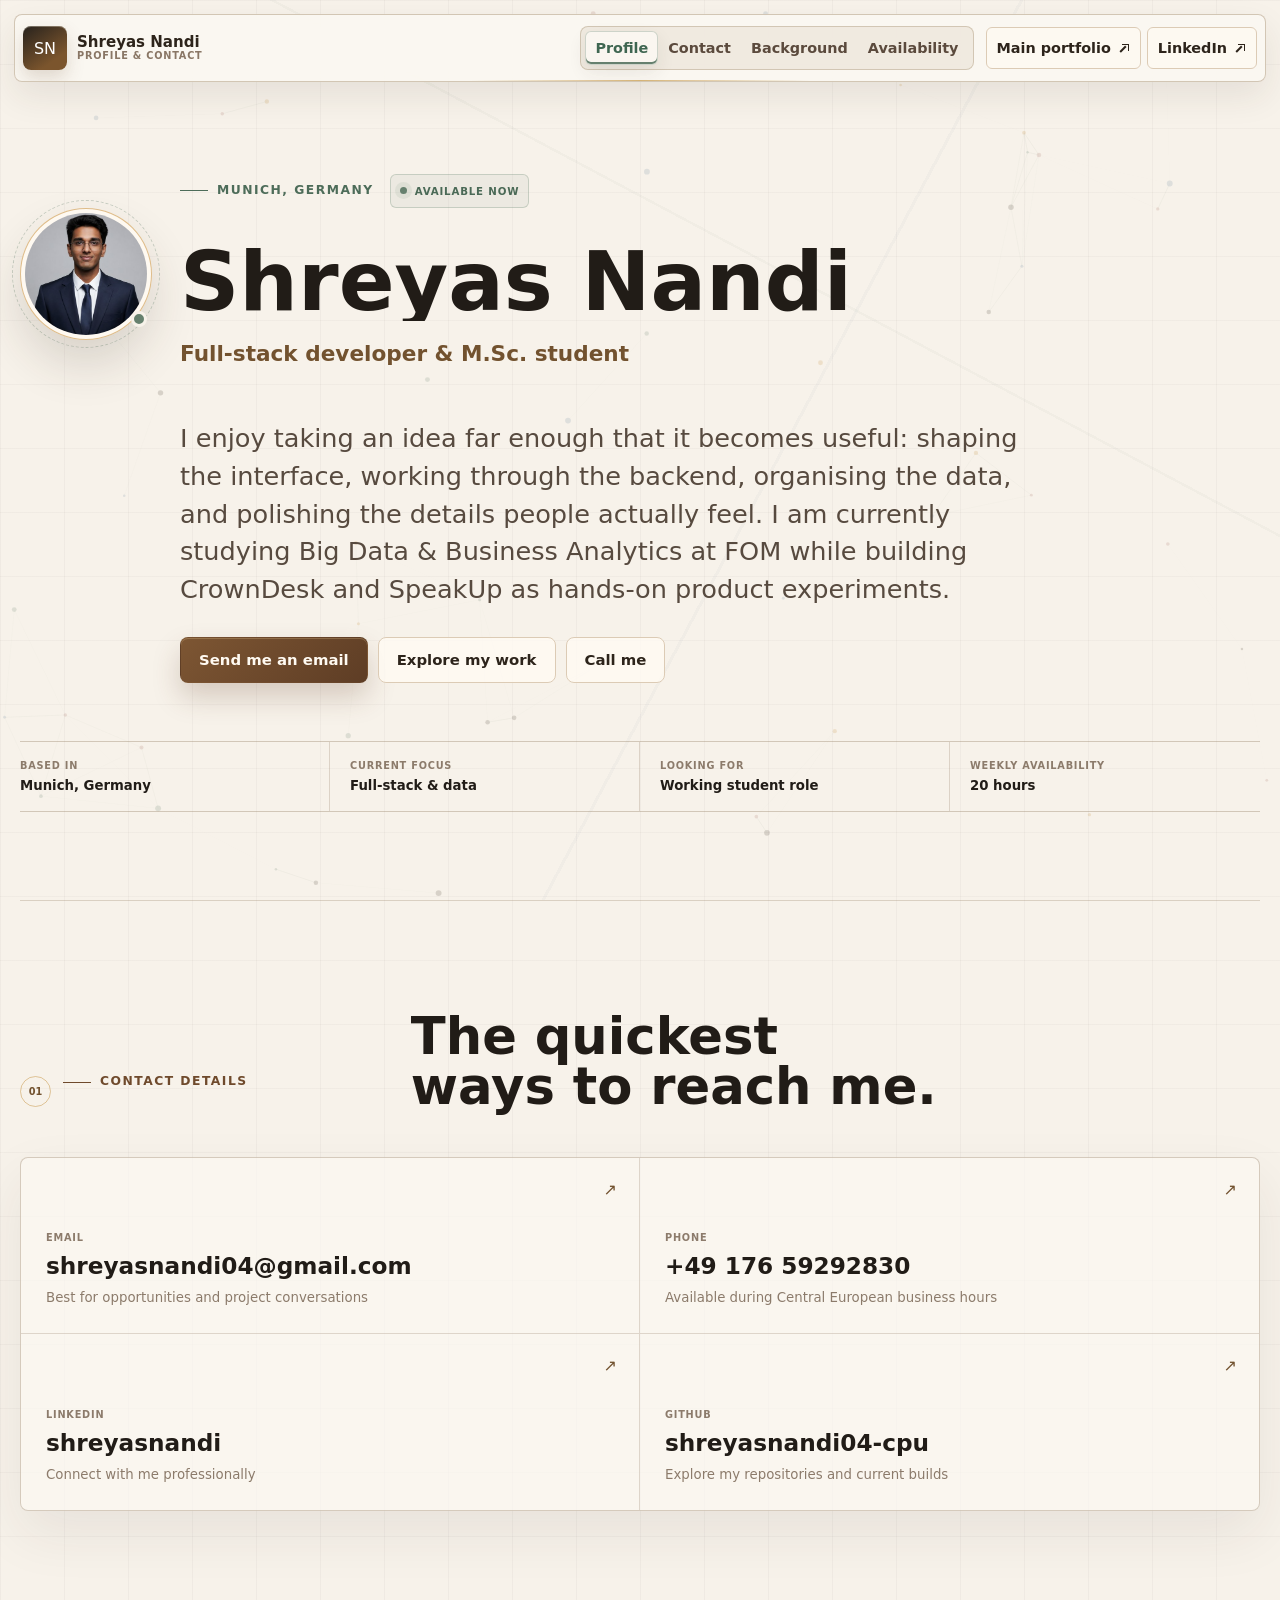
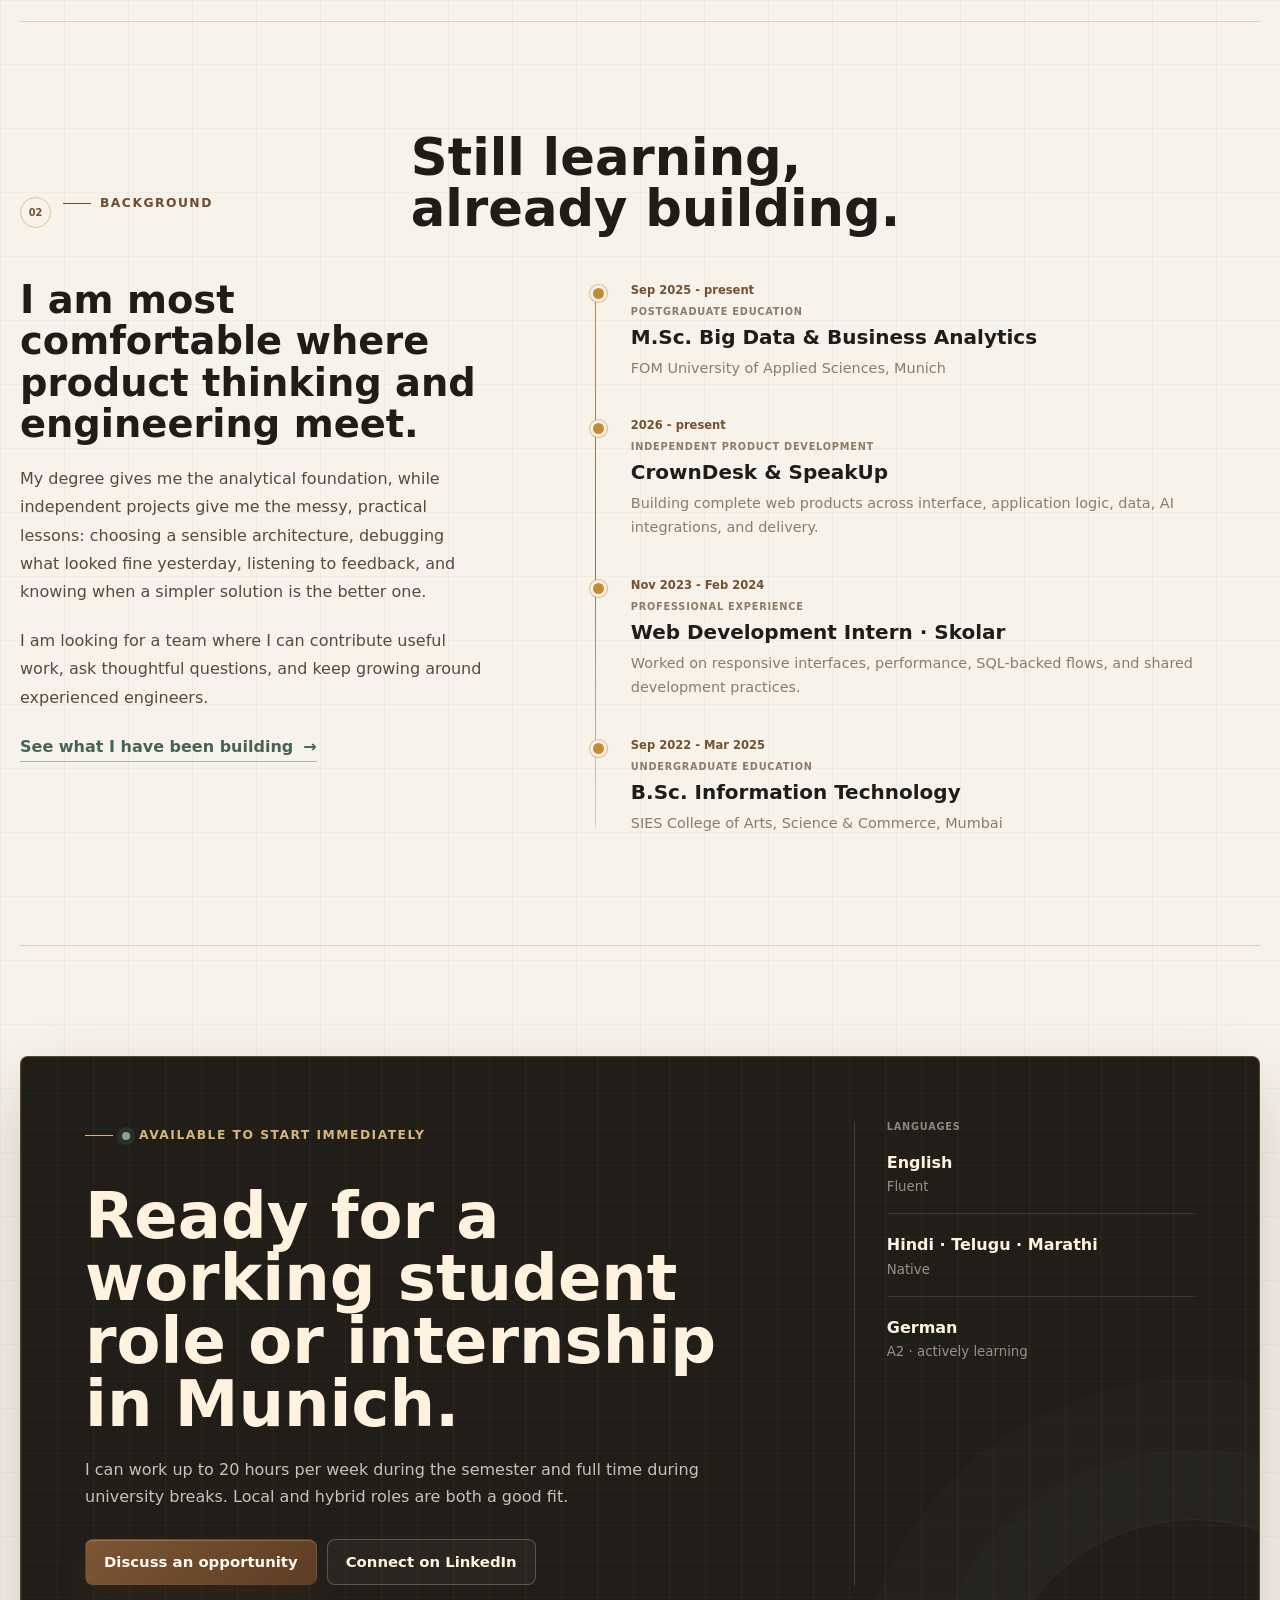
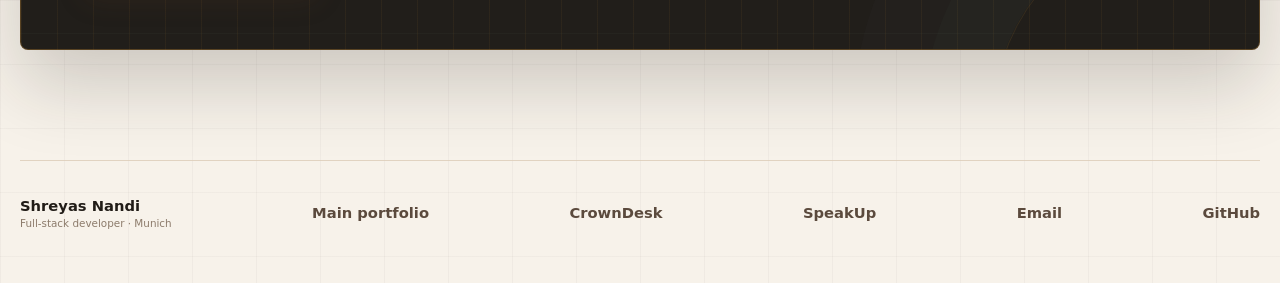
<file: shreyas.html>
<!DOCTYPE html>
<html lang="en" data-theme="light">
<head>
  <meta charset="UTF-8" />
  <meta name="viewport" content="width=device-width, initial-scale=1.0" />
  <meta name="theme-color" content="#f7f2ea" />
  <title>Profile &amp; Contact | Shreyas Nandi</title>
  <meta name="description" content="Profile, contact details, education, languages, and availability for Shreyas Nandi, a full-stack developer based in Munich." />
  <meta name="author" content="Shreyas Nandi" />
  <link rel="icon" href="photo_small.jpg" />
  <link rel="stylesheet" href="style.css" />
</head>
<body class="site home-redesign profile-detail-page">
  <canvas id="motionCanvas" aria-hidden="true"></canvas>
  <div class="scroll-progress" aria-hidden="true"><span id="scrollProgress"></span></div>

  <header class="site-nav home-nav" id="siteNav">
    <a class="brand" href="index.html" aria-label="Return to Shreyas Nandi's main portfolio">
      <span class="brand-mark">SN</span>
      <span class="brand-copy"><strong>Shreyas Nandi</strong><small>Profile &amp; contact</small></span>
    </a>
    <nav class="desktop-nav" aria-label="Profile navigation">
      <span class="nav-indicator" id="navIndicator" aria-hidden="true"></span>
      <a href="#profile">Profile</a>
      <a href="#contact-details">Contact</a>
      <a href="#background">Background</a>
      <a href="#availability">Availability</a>
    </nav>
    <div class="nav-actions">
      <a class="nav-social" href="index.html"><span>Main portfolio</span><i aria-hidden="true"></i></a>
      <a class="nav-social" href="https://www.linkedin.com/in/shreyasnandi/" target="_blank" rel="noopener noreferrer"><span>LinkedIn</span><i aria-hidden="true"></i></a>
    </div>
    <button class="menu-button" id="menuButton" type="button" aria-label="Open menu" aria-expanded="false">
      <span></span>
      <span></span>
    </button>
  </header>

  <nav class="mobile-nav" id="mobileNav" aria-label="Mobile profile navigation">
    <a href="#profile">Profile</a>
    <a href="#contact-details">Contact details</a>
    <a href="#background">Background</a>
    <a href="#availability">Availability</a>
    <a href="index.html">Main portfolio</a>
    <a href="crowndesk.html">CrownDesk</a>
    <a href="speakup.html">SpeakUp</a>
    <a href="https://www.linkedin.com/in/shreyasnandi/" target="_blank" rel="noopener noreferrer">LinkedIn</a>
  </nav>

  <main>
    <section class="profile-detail-hero" id="profile">
      <div class="profile-identity reveal">
        <div class="profile-detail-avatar">
          <img src="photo_small.jpg" alt="Shreyas Nandi" />
          <span aria-hidden="true"></span>
        </div>
        <div class="profile-identity-copy">
          <p class="kicker">Munich, Germany <span class="hero-availability"><i></i>Available now</span></p>
          <h1>Shreyas Nandi</h1>
          <p class="profile-detail-role">Full-stack developer &amp; M.Sc. student</p>
        </div>
      </div>

      <div class="profile-introduction reveal">
        <p>
          I enjoy taking an idea far enough that it becomes useful: shaping the interface, working
          through the backend, organising the data, and polishing the details people actually feel.
          I am currently studying Big Data &amp; Business Analytics at FOM while building CrownDesk and
          SpeakUp as hands-on product experiments.
        </p>
        <div class="profile-detail-actions">
          <a class="button primary" href="mailto:shreyasnandi04@gmail.com">Send me an email</a>
          <a class="button secondary" href="index.html">Explore my work</a>
          <a class="button secondary" href="tel:+4917659292830">Call me</a>
        </div>
      </div>

      <div class="profile-meta-strip reveal" aria-label="Profile summary">
        <div><span>Based in</span><strong>Munich, Germany</strong></div>
        <div><span>Current focus</span><strong>Full-stack &amp; data</strong></div>
        <div><span>Looking for</span><strong>Working student role</strong></div>
        <div><span>Weekly availability</span><strong>20 hours</strong></div>
      </div>
    </section>

    <section class="profile-detail-section contact-directory" id="contact-details">
      <div class="profile-section-heading reveal">
        <div><span>01</span><p class="section-label">Contact details</p></div>
        <h2>The quickest ways to reach me.</h2>
      </div>
      <div class="contact-directory-grid reveal">
        <a href="mailto:shreyasnandi04@gmail.com">
          <span>Email</span>
          <strong>shreyasnandi04@gmail.com</strong>
          <small>Best for opportunities and project conversations</small>
          <i aria-hidden="true">↗</i>
        </a>
        <a href="tel:+4917659292830">
          <span>Phone</span>
          <strong>+49 176 59292830</strong>
          <small>Available during Central European business hours</small>
          <i aria-hidden="true">↗</i>
        </a>
        <a href="https://www.linkedin.com/in/shreyasnandi/" target="_blank" rel="noopener noreferrer">
          <span>LinkedIn</span>
          <strong>shreyasnandi</strong>
          <small>Connect with me professionally</small>
          <i aria-hidden="true">↗</i>
        </a>
        <a href="https://github.com/shreyasnandi04-cpu" target="_blank" rel="noopener noreferrer">
          <span>GitHub</span>
          <strong>shreyasnandi04-cpu</strong>
          <small>Explore my repositories and current builds</small>
          <i aria-hidden="true">↗</i>
        </a>
      </div>
    </section>

    <section class="profile-detail-section profile-background" id="background">
      <div class="profile-section-heading reveal">
        <div><span>02</span><p class="section-label">Background</p></div>
        <h2>Still learning, already building.</h2>
      </div>
      <div class="profile-background-grid">
        <div class="profile-story reveal">
          <h3>I am most comfortable where product thinking and engineering meet.</h3>
          <p>
            My degree gives me the analytical foundation, while independent projects give me the
            messy, practical lessons: choosing a sensible architecture, debugging what looked fine
            yesterday, listening to feedback, and knowing when a simpler solution is the better one.
          </p>
          <p>
            I am looking for a team where I can contribute useful work, ask thoughtful questions, and
            keep growing around experienced engineers.
          </p>
          <a class="text-link" href="index.html#work">See what I have been building <span>→</span></a>
        </div>

        <div class="profile-timeline reveal" aria-label="Education and experience timeline">
          <article>
            <span>Sep 2025 - present</span>
            <small>Postgraduate education</small>
            <h3>M.Sc. Big Data &amp; Business Analytics</h3>
            <p>FOM University of Applied Sciences, Munich</p>
          </article>
          <article>
            <span>2026 - present</span>
            <small>Independent product development</small>
            <h3>CrownDesk &amp; SpeakUp</h3>
            <p>Building complete web products across interface, application logic, data, AI integrations, and delivery.</p>
          </article>
          <article>
            <span>Nov 2023 - Feb 2024</span>
            <small>Professional experience</small>
            <h3>Web Development Intern · Skolar</h3>
            <p>Worked on responsive interfaces, performance, SQL-backed flows, and shared development practices.</p>
          </article>
          <article>
            <span>Sep 2022 - Mar 2025</span>
            <small>Undergraduate education</small>
            <h3>B.Sc. Information Technology</h3>
            <p>SIES College of Arts, Science &amp; Commerce, Mumbai</p>
          </article>
        </div>
      </div>
    </section>

    <section class="profile-detail-section profile-availability" id="availability">
      <div class="availability-panel reveal">
        <div class="availability-copy">
          <p class="kicker"><i></i>Available to start immediately</p>
          <h2>Ready for a working student role or internship in Munich.</h2>
          <p>
            I can work up to 20 hours per week during the semester and full time during university
            breaks. Local and hybrid roles are both a good fit.
          </p>
          <div class="profile-detail-actions">
            <a class="button primary" href="mailto:shreyasnandi04@gmail.com?subject=Opportunity%20for%20Shreyas%20Nandi">Discuss an opportunity</a>
            <a class="button secondary" href="https://www.linkedin.com/in/shreyasnandi/" target="_blank" rel="noopener noreferrer">Connect on LinkedIn</a>
          </div>
        </div>
        <div class="language-list">
          <span>Languages</span>
          <div><strong>English</strong><small>Fluent</small></div>
          <div><strong>Hindi · Telugu · Marathi</strong><small>Native</small></div>
          <div><strong>German</strong><small>A2 · actively learning</small></div>
        </div>
      </div>
    </section>
  </main>

  <footer class="site-footer home-footer profile-footer">
    <div><strong>Shreyas Nandi</strong><span>Full-stack developer · Munich</span></div>
    <a href="index.html">Main portfolio</a>
    <a href="crowndesk.html">CrownDesk</a>
    <a href="speakup.html">SpeakUp</a>
    <a href="mailto:shreyasnandi04@gmail.com">Email</a>
    <a href="https://github.com/shreyasnandi04-cpu" target="_blank" rel="noopener noreferrer">GitHub</a>
  </footer>

  <script src="script.js"></script>
</body>
</html>
</file>
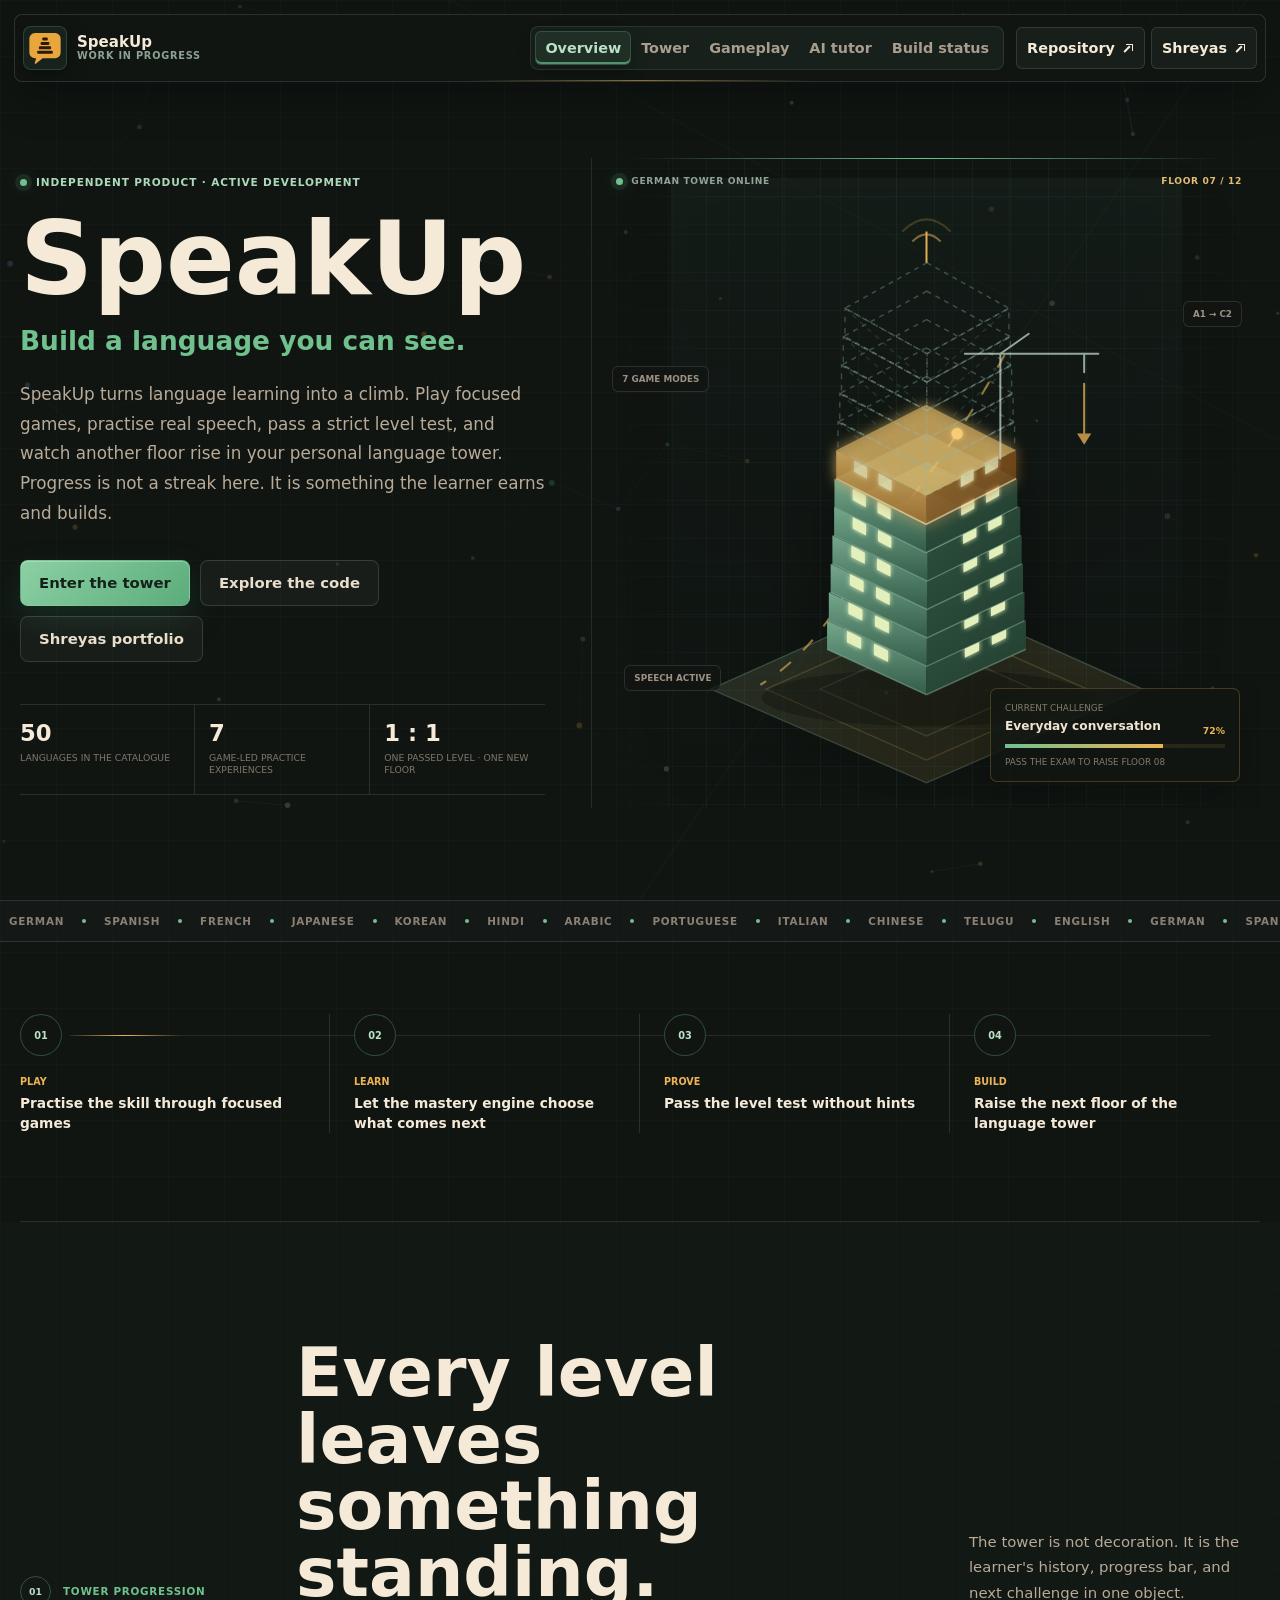
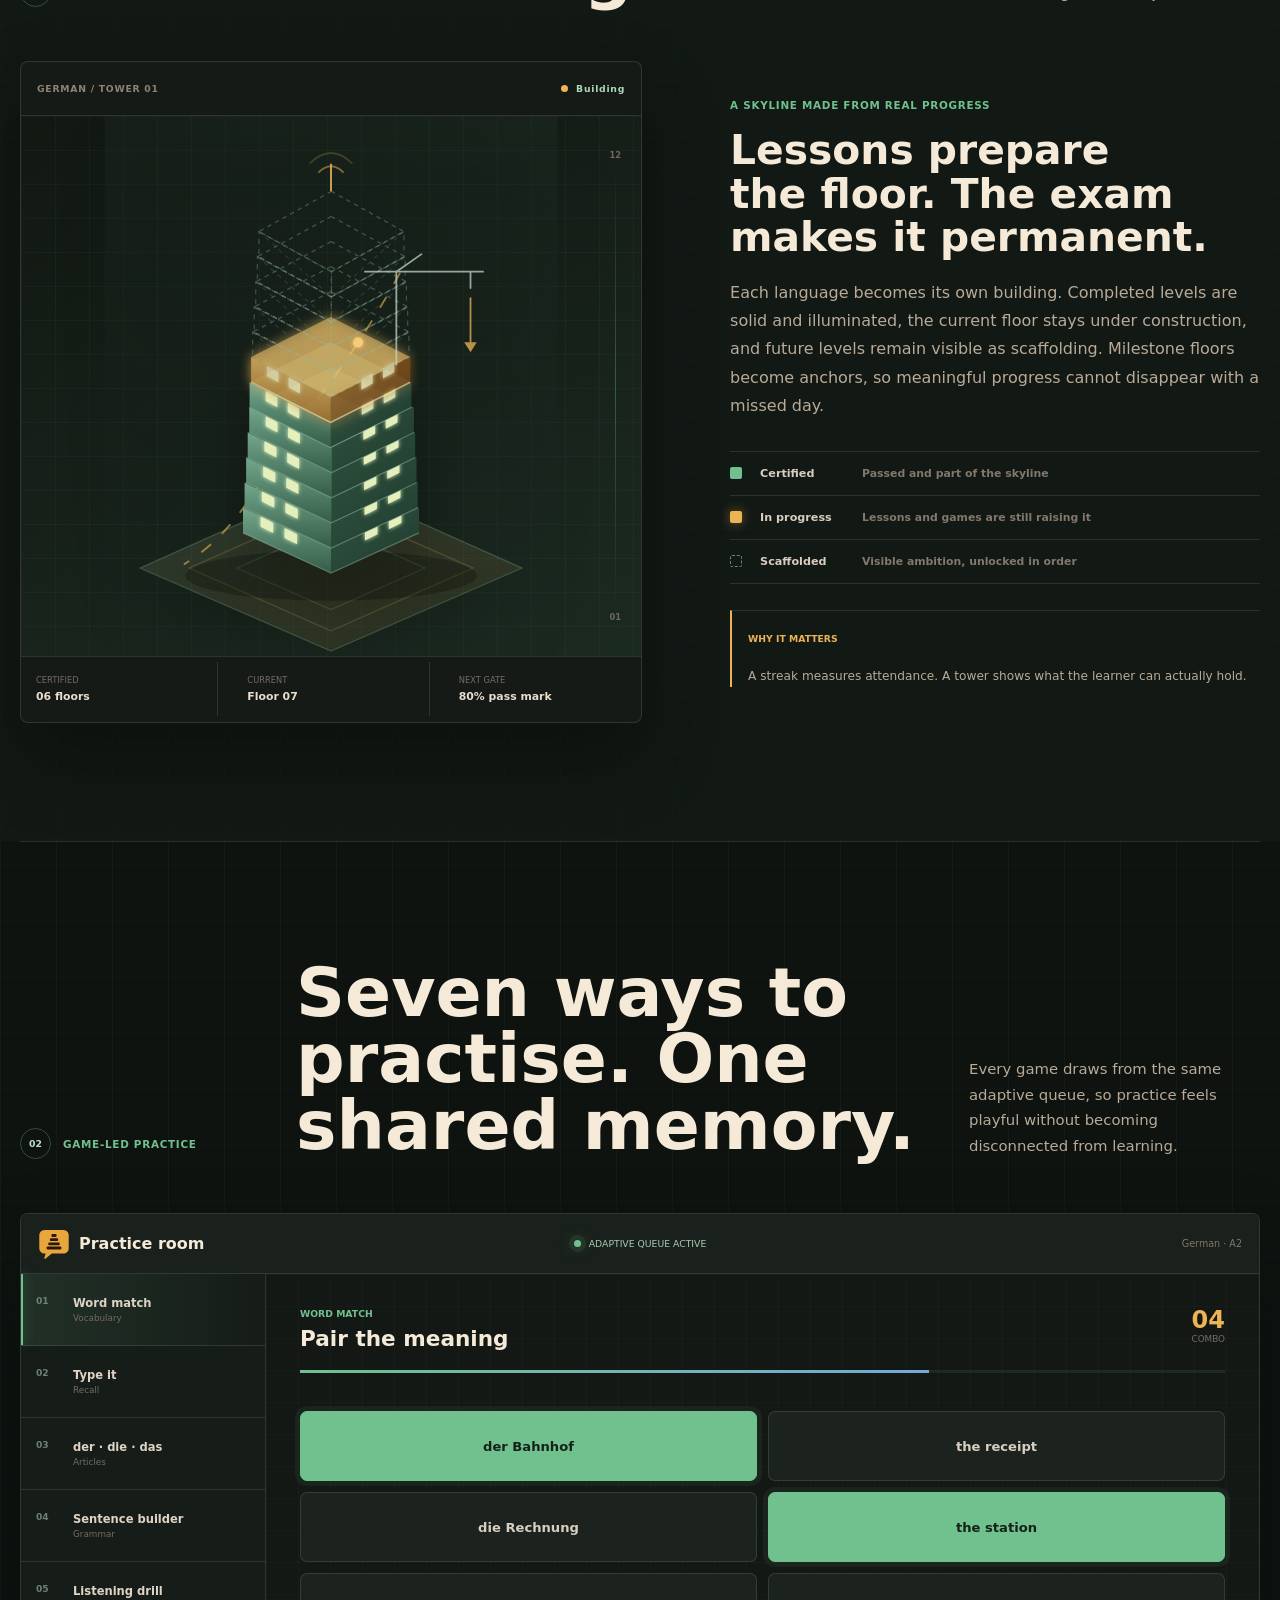
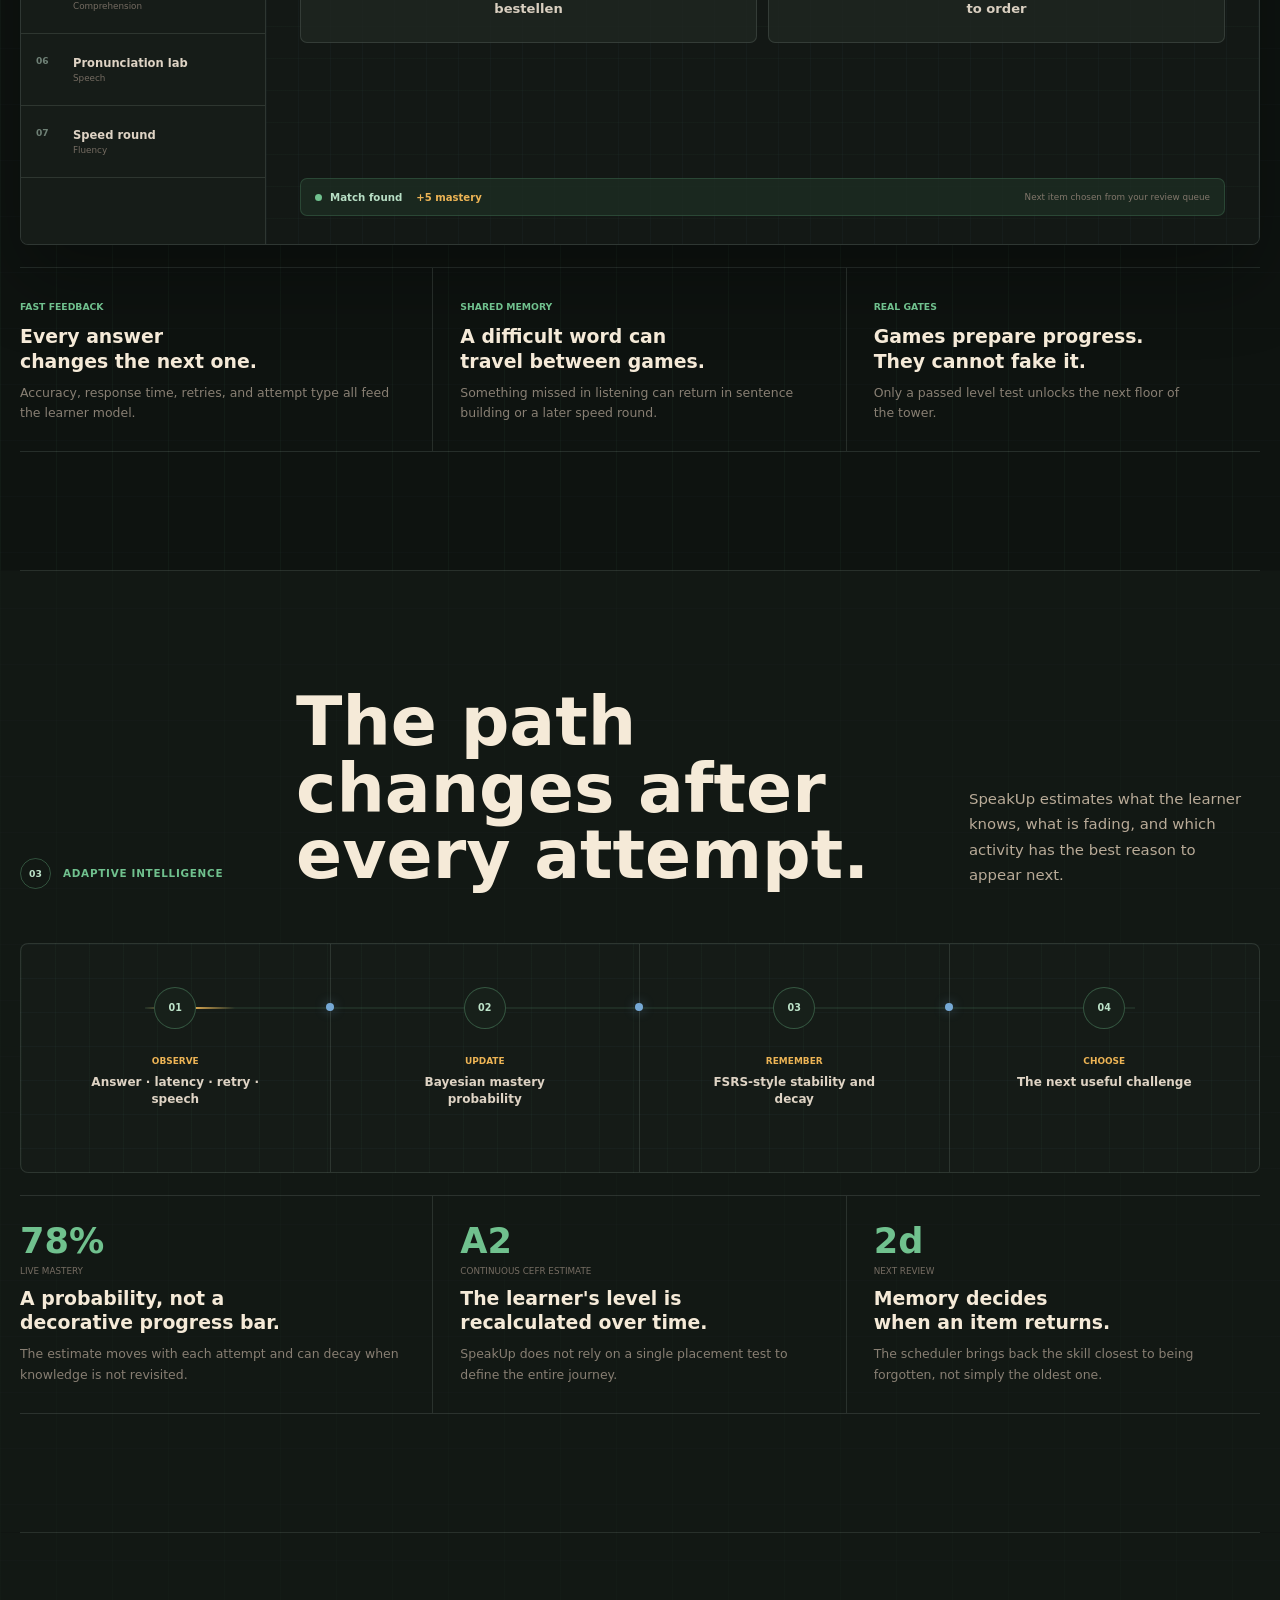
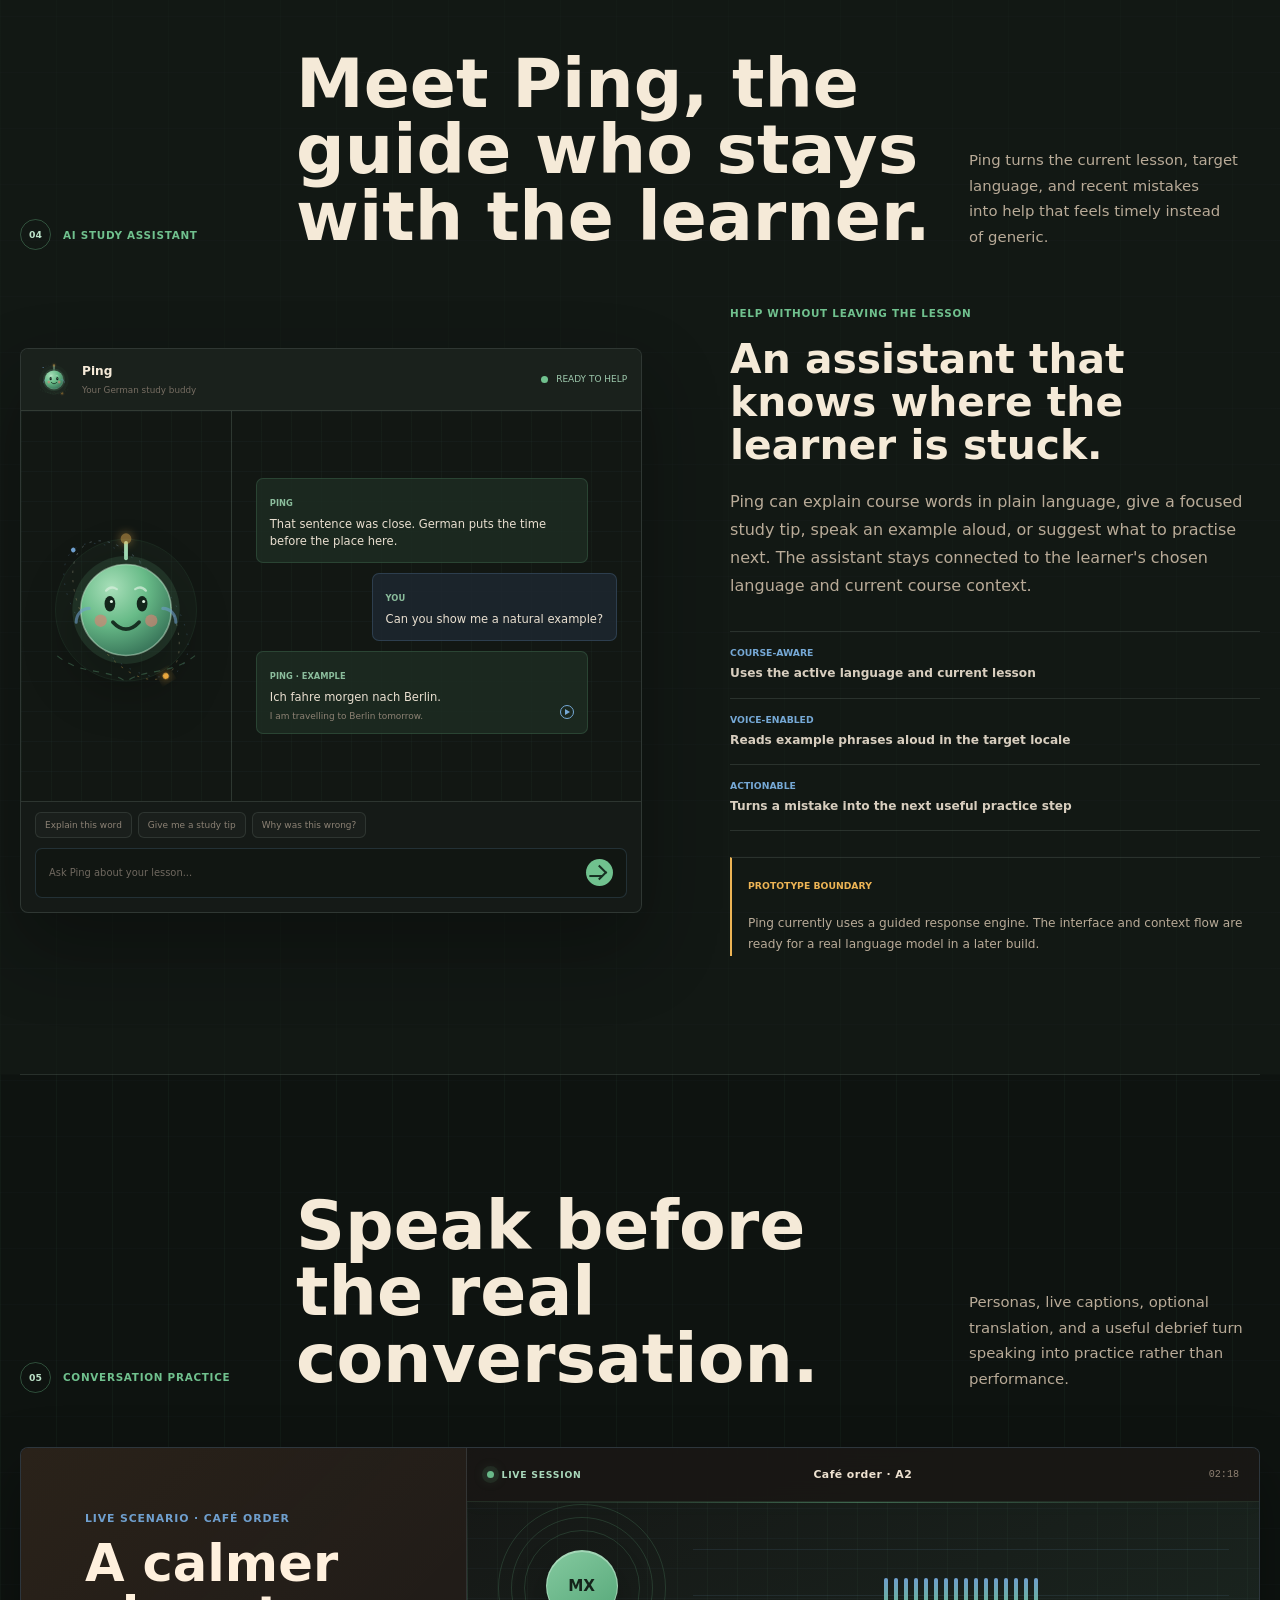
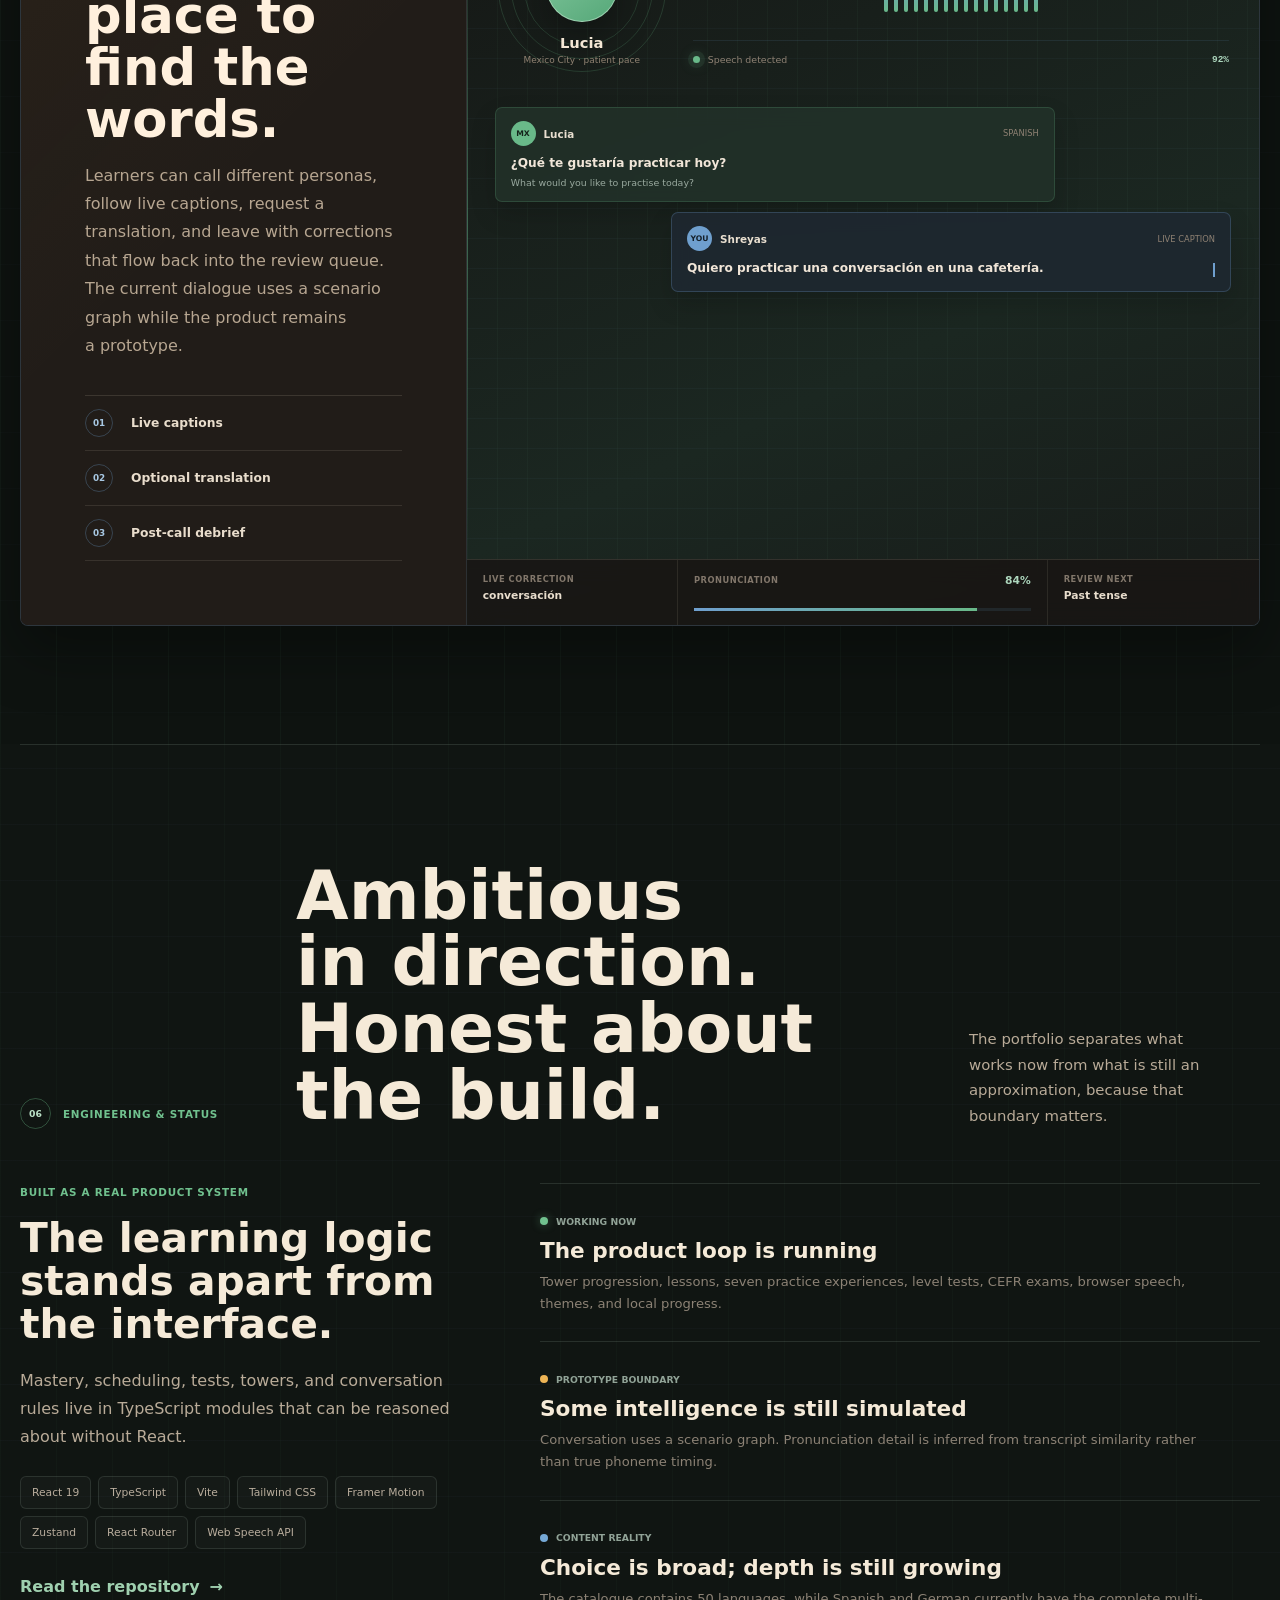
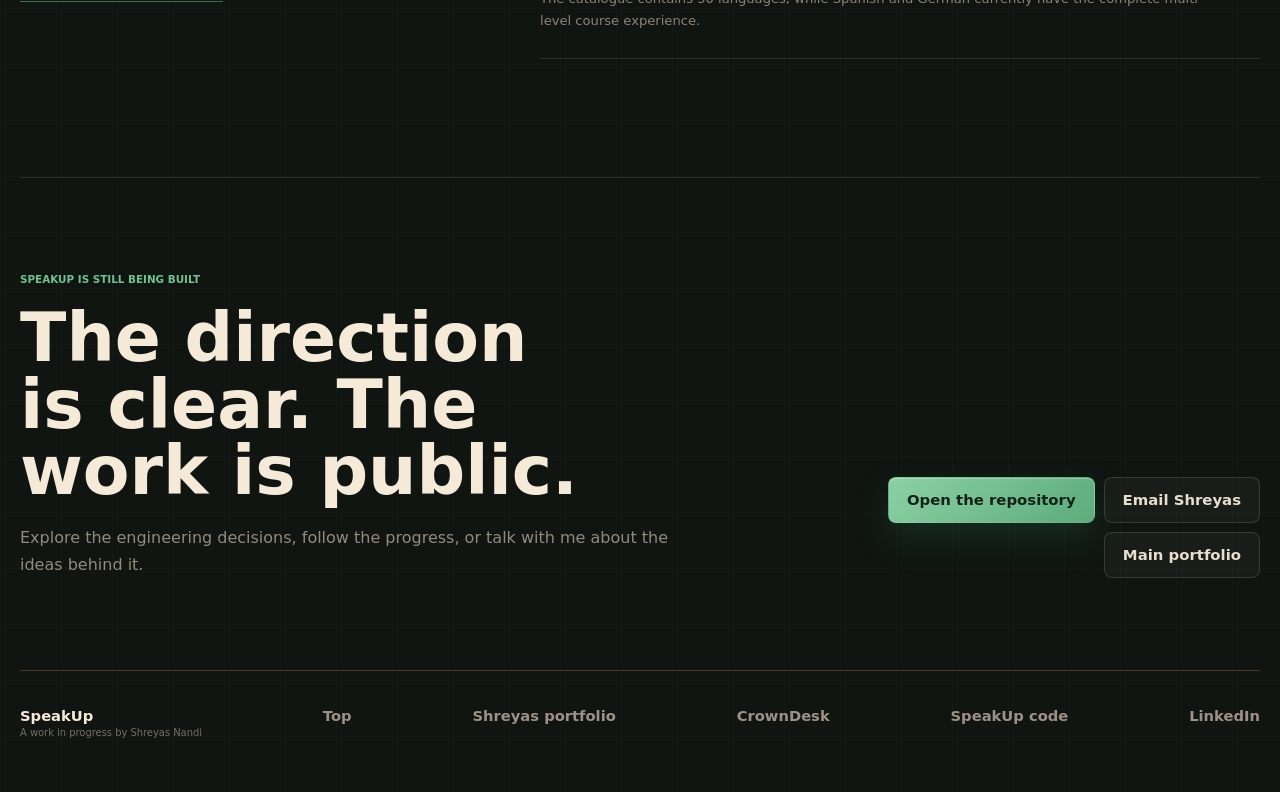
<file: speakup.html>
<!DOCTYPE html>
<html lang="en" data-theme="dark">
<head>
  <meta charset="UTF-8" />
  <meta name="viewport" content="width=device-width, initial-scale=1.0" />
  <meta name="theme-color" content="#111713" />
  <title>SpeakUp | Game-Led Language Learning by Shreyas Nandi</title>
  <meta name="description" content="SpeakUp is Shreyas Nandi's work-in-progress language platform: play focused games, pass each level, and build a personal language tower one floor at a time." />
  <meta name="author" content="Shreyas Nandi" />
  <meta property="og:title" content="SpeakUp | Build a Language You Can See" />
  <meta property="og:description" content="A game-led language-learning prototype where every passed level raises another floor in the learner's tower." />
  <meta property="og:type" content="website" />
  <link rel="icon" href="speakup-logo.svg" />
  <link rel="stylesheet" href="style.css" />
</head>
<body class="site site-speakup speakup-v3">
  <canvas id="motionCanvas" aria-hidden="true"></canvas>
  <div class="scroll-progress" aria-hidden="true"><span id="scrollProgress"></span></div>

  <header class="site-nav speakup-v3-nav" id="siteNav">
    <a class="brand" href="#overview" aria-label="SpeakUp portfolio home">
      <span class="brand-mark speakup-brand-mark"><img src="speakup-logo.svg" alt="" /></span>
      <span class="brand-copy"><strong>SpeakUp</strong><small>Work in progress</small></span>
    </a>
    <nav class="desktop-nav" aria-label="SpeakUp navigation">
      <span class="nav-indicator" id="navIndicator" aria-hidden="true"></span>
      <a href="#overview">Overview</a>
      <a href="#tower">Tower</a>
      <a href="#play">Gameplay</a>
      <a href="#assistant">AI tutor</a>
      <a href="#status">Build status</a>
    </nav>
    <div class="nav-actions">
      <a class="nav-social" href="https://github.com/shreyasnandi04-cpu/speakup" target="_blank" rel="noopener noreferrer"><span>Repository</span><i aria-hidden="true"></i></a>
      <a class="nav-social" href="index.html"><span>Shreyas</span><i aria-hidden="true"></i></a>
    </div>
    <button class="menu-button" id="menuButton" type="button" aria-label="Open menu" aria-expanded="false">
      <span></span>
      <span></span>
    </button>
  </header>

  <nav class="mobile-nav" id="mobileNav" aria-label="Mobile navigation">
    <a href="#overview">Overview</a>
    <a href="#tower">Tower</a>
    <a href="#play">Gameplay</a>
    <a href="#adaptive">Intelligence</a>
    <a href="#assistant">AI tutor</a>
    <a href="#conversation">Conversation</a>
    <a href="#status">Build status</a>
    <a href="#contact">Contact</a>
    <a href="index.html">Shreyas portfolio</a>
    <a href="https://github.com/shreyasnandi04-cpu/speakup" target="_blank" rel="noopener noreferrer">GitHub repository</a>
  </nav>

  <main id="top">
    <section class="s3-hero" id="overview">
      <div class="s3-hero-copy reveal">
        <p class="s3-status"><i></i>Independent product · active development</p>
        <h1>SpeakUp</h1>
        <p class="s3-hero-thesis">Build a language you can see.</p>
        <p class="s3-hero-lede">
          SpeakUp turns language learning into a climb. Play focused games, practise real speech,
          pass a strict level test, and watch another floor rise in your personal language tower.
          Progress is not a streak here. It is something the learner earns and builds.
        </p>
        <div class="s3-actions">
          <a class="button primary" href="#tower">Enter the tower</a>
          <a class="button secondary" href="https://github.com/shreyasnandi04-cpu/speakup" target="_blank" rel="noopener noreferrer">Explore the code</a>
          <a class="button secondary" href="index.html">Shreyas portfolio</a>
        </div>
        <div class="s3-hero-facts" aria-label="SpeakUp highlights">
          <div><strong data-count="50">0</strong><span>languages in the catalogue</span></div>
          <div><strong data-count="7">0</strong><span>game-led practice experiences</span></div>
          <div><strong>1 : 1</strong><span>one passed level · one new floor</span></div>
        </div>
      </div>

      <div class="s3-hero-world reveal" aria-label="Animated SpeakUp language tower">
        <div class="s3-world-grid" aria-hidden="true"></div>
        <div class="s3-world-status"><span><i></i>German tower online</span><strong>FLOOR 07 / 12</strong></div>
        <img class="s3-hero-tower" src="speakup-tower.svg" alt="Isometric SpeakUp tower with completed, current, and locked language levels" />
        <div class="s3-level-hud">
          <span>Current challenge</span>
          <strong>Everyday conversation</strong>
          <p><i></i><b>72%</b></p>
          <small>Pass the exam to raise Floor 08</small>
        </div>
        <span class="s3-world-tag tag-games">7 game modes</span>
        <span class="s3-world-tag tag-cefr">A1 → C2</span>
        <span class="s3-world-tag tag-speech">Speech active</span>
      </div>
    </section>

    <section class="s3-language-ticker" aria-label="A selection from SpeakUp's 50-language catalogue">
      <div>
        <span>German</span><i></i><span>Spanish</span><i></i><span>French</span><i></i><span>Japanese</span><i></i>
        <span>Korean</span><i></i><span>Hindi</span><i></i><span>Arabic</span><i></i><span>Portuguese</span><i></i>
        <span>Italian</span><i></i><span>Chinese</span><i></i><span>Telugu</span><i></i><span>English</span><i></i>
      </div>
      <div aria-hidden="true">
        <span>German</span><i></i><span>Spanish</span><i></i><span>French</span><i></i><span>Japanese</span><i></i>
        <span>Korean</span><i></i><span>Hindi</span><i></i><span>Arabic</span><i></i><span>Portuguese</span><i></i>
        <span>Italian</span><i></i><span>Chinese</span><i></i><span>Telugu</span><i></i><span>English</span><i></i>
      </div>
    </section>

    <section class="s3-loop" aria-label="The SpeakUp learning loop">
      <div class="s3-loop-track" aria-hidden="true"><i></i></div>
      <article class="reveal"><span>01</span><small>Play</small><strong>Practise the skill through focused games</strong></article>
      <article class="reveal"><span>02</span><small>Learn</small><strong>Let the mastery engine choose what comes next</strong></article>
      <article class="reveal"><span>03</span><small>Prove</small><strong>Pass the level test without hints</strong></article>
      <article class="reveal"><span>04</span><small>Build</small><strong>Raise the next floor of the language tower</strong></article>
    </section>

    <section class="s3-section s3-tower-section" id="tower">
      <div class="s3-section-heading reveal">
        <div><span>01</span><p>Tower progression</p></div>
        <h2>Every level leaves something standing.</h2>
        <p>The tower is not decoration. It is the learner's history, progress bar, and next challenge in one object.</p>
      </div>

      <div class="s3-tower-layout">
        <div class="s3-tower-console reveal" data-tilt>
          <div class="s3-console-top"><span>GERMAN / TOWER 01</span><strong><i></i>Building</strong></div>
          <div class="s3-console-scene">
            <img src="speakup-tower.svg" alt="German learning tower at Floor 7" />
            <div class="s3-altitude" aria-hidden="true"><span>12</span><i></i><span>01</span></div>
          </div>
          <div class="s3-console-bottom">
            <div><span>Certified</span><strong>06 floors</strong></div>
            <div><span>Current</span><strong>Floor 07</strong></div>
            <div><span>Next gate</span><strong>80% pass mark</strong></div>
          </div>
        </div>

        <div class="s3-tower-story">
          <div class="reveal">
            <p class="s3-eyebrow">A skyline made from real progress</p>
            <h3>Lessons prepare the floor. The exam makes it permanent.</h3>
            <p>
              Each language becomes its own building. Completed levels are solid and illuminated,
              the current floor stays under construction, and future levels remain visible as scaffolding.
              Milestone floors become anchors, so meaningful progress cannot disappear with a missed day.
            </p>
          </div>
          <div class="s3-floor-states reveal">
            <div><i class="state-built"></i><span>Certified</span><strong>Passed and part of the skyline</strong></div>
            <div><i class="state-current"></i><span>In progress</span><strong>Lessons and games are still raising it</strong></div>
            <div><i class="state-locked"></i><span>Scaffolded</span><strong>Visible ambition, unlocked in order</strong></div>
          </div>
          <div class="s3-tower-note reveal"><span>Why it matters</span><p>A streak measures attendance. A tower shows what the learner can actually hold.</p></div>
        </div>
      </div>
    </section>

    <section class="s3-section s3-play-section" id="play">
      <div class="s3-section-heading reveal">
        <div><span>02</span><p>Game-led practice</p></div>
        <h2>Seven ways to practise. One shared memory.</h2>
        <p>Every game draws from the same adaptive queue, so practice feels playful without becoming disconnected from learning.</p>
      </div>

      <div class="s3-game-console reveal" data-tilt>
        <div class="s3-game-topbar">
          <span><img src="speakup-logo.svg" alt="" /><strong>Practice room</strong></span>
          <div><i></i>Adaptive queue active</div>
          <small>German · A2</small>
        </div>
        <div class="s3-game-body">
          <aside class="s3-game-menu" aria-label="SpeakUp game modes">
            <div class="active"><span>01</span><strong>Word match</strong><small>Vocabulary</small></div>
            <div><span>02</span><strong>Type it</strong><small>Recall</small></div>
            <div><span>03</span><strong>der · die · das</strong><small>Articles</small></div>
            <div><span>04</span><strong>Sentence builder</strong><small>Grammar</small></div>
            <div><span>05</span><strong>Listening drill</strong><small>Comprehension</small></div>
            <div><span>06</span><strong>Pronunciation lab</strong><small>Speech</small></div>
            <div><span>07</span><strong>Speed round</strong><small>Fluency</small></div>
          </aside>

          <div class="s3-match-board">
            <div class="s3-board-heading">
              <div><span>Word match</span><strong>Pair the meaning</strong></div>
              <p><span>04</span><small>combo</small></p>
            </div>
            <div class="s3-game-progress"><i></i></div>
            <div class="s3-word-grid" aria-label="Animated word matching game preview">
              <span class="word-selected">der Bahnhof</span>
              <span>the receipt</span>
              <span>die Rechnung</span>
              <span class="meaning-selected">the station</span>
              <span>bestellen</span>
              <span>to order</span>
            </div>
            <div class="s3-answer-feedback"><span><i></i>Match found</span><strong>+5 mastery</strong><small>Next item chosen from your review queue</small></div>
          </div>
        </div>
      </div>

      <div class="s3-play-principles">
        <article class="reveal"><span>Fast feedback</span><h3>Every answer changes the next one.</h3><p>Accuracy, response time, retries, and attempt type all feed the learner model.</p></article>
        <article class="reveal"><span>Shared memory</span><h3>A difficult word can travel between games.</h3><p>Something missed in listening can return in sentence building or a later speed round.</p></article>
        <article class="reveal"><span>Real gates</span><h3>Games prepare progress. They cannot fake it.</h3><p>Only a passed level test unlocks the next floor of the tower.</p></article>
      </div>
    </section>

    <section class="s3-section s3-adaptive-section" id="adaptive">
      <div class="s3-section-heading reveal">
        <div><span>03</span><p>Adaptive intelligence</p></div>
        <h2>The path changes after every attempt.</h2>
        <p>SpeakUp estimates what the learner knows, what is fading, and which activity has the best reason to appear next.</p>
      </div>

      <div class="s3-engine-map reveal" aria-label="SpeakUp adaptive learning flow">
        <div class="s3-engine-line"><i></i></div>
        <article><span>01</span><small>Observe</small><strong>Answer · latency · retry · speech</strong><i></i></article>
        <article><span>02</span><small>Update</small><strong>Bayesian mastery probability</strong><i></i></article>
        <article><span>03</span><small>Remember</small><strong>FSRS-style stability and decay</strong><i></i></article>
        <article><span>04</span><small>Choose</small><strong>The next useful challenge</strong><i></i></article>
      </div>

      <div class="s3-intelligence-grid">
        <article class="reveal"><span>78%</span><small>Live mastery</small><h3>A probability, not a decorative progress bar.</h3><p>The estimate moves with each attempt and can decay when knowledge is not revisited.</p></article>
        <article class="reveal"><span>A2</span><small>Continuous CEFR estimate</small><h3>The learner's level is recalculated over time.</h3><p>SpeakUp does not rely on a single placement test to define the entire journey.</p></article>
        <article class="reveal"><span>2d</span><small>Next review</small><h3>Memory decides when an item returns.</h3><p>The scheduler brings back the skill closest to being forgotten, not simply the oldest one.</p></article>
      </div>
    </section>

    <section class="s3-section s3-assistant-section" id="assistant">
      <div class="s3-section-heading reveal">
        <div><span>04</span><p>AI study assistant</p></div>
        <h2>Meet Ping, the guide who stays with the learner.</h2>
        <p>Ping turns the current lesson, target language, and recent mistakes into help that feels timely instead of generic.</p>
      </div>

      <div class="s3-assistant-layout">
        <div class="s3-assistant-demo reveal" data-tilt>
          <div class="s3-assistant-topbar">
            <span><img src="speakup-ping.svg" alt="" /><strong>Ping</strong><small>Your German study buddy</small></span>
            <div><i></i>Ready to help</div>
          </div>
          <div class="s3-assistant-chat">
            <div class="s3-ping-portrait"><img src="speakup-ping.svg" alt="Ping, SpeakUp's study assistant" /></div>
            <div class="s3-chat-stream" id="pingChatStream" aria-live="polite">
              <article class="ping-message"><span>Ping</span><p id="pingReply">That sentence was close. German puts the time before the place here.</p></article>
              <article class="learner-message"><span>You</span><p id="pingQuestion">Can you show me a natural example?</p></article>
              <article class="ping-message example-message">
                <span>Ping · example</span>
                <p id="pingExample">Ich fahre morgen nach Berlin.</p>
                <small id="pingTranslation">I am travelling to Berlin tomorrow.</small>
                <i aria-hidden="true"></i>
              </article>
            </div>
          </div>
          <div class="s3-assistant-prompts" aria-label="Ask Ping a quick question">
            <button type="button" data-ping-prompt="word">Explain this word</button>
            <button type="button" data-ping-prompt="tip">Give me a study tip</button>
            <button type="button" data-ping-prompt="wrong">Why was this wrong?</button>
          </div>
          <form class="s3-assistant-input" id="pingDemoForm">
            <input id="pingDemoInput" type="text" maxlength="120" autocomplete="off" aria-label="Ask Ping about your lesson" placeholder="Ask Ping about your lesson..." />
            <button type="submit" aria-label="Ask Ping"><i aria-hidden="true"></i></button>
          </form>
        </div>

        <div class="s3-assistant-story">
          <div class="reveal">
            <p class="s3-eyebrow">Help without leaving the lesson</p>
            <h3>An assistant that knows where the learner is stuck.</h3>
            <p>
              Ping can explain course words in plain language, give a focused study tip, speak an
              example aloud, or suggest what to practise next. The assistant stays connected to the
              learner's chosen language and current course context.
            </p>
          </div>
          <div class="s3-assistant-capabilities reveal">
            <div><span>Course-aware</span><strong>Uses the active language and current lesson</strong></div>
            <div><span>Voice-enabled</span><strong>Reads example phrases aloud in the target locale</strong></div>
            <div><span>Actionable</span><strong>Turns a mistake into the next useful practice step</strong></div>
          </div>
          <div class="s3-prototype-boundary reveal">
            <span>Prototype boundary</span>
            <p>Ping currently uses a guided response engine. The interface and context flow are ready for a real language model in a later build.</p>
          </div>
        </div>
      </div>
    </section>

    <section class="s3-section s3-conversation-section" id="conversation">
      <div class="s3-section-heading reveal">
        <div><span>05</span><p>Conversation practice</p></div>
        <h2>Speak before the real conversation.</h2>
        <p>Personas, live captions, optional translation, and a useful debrief turn speaking into practice rather than performance.</p>
      </div>

      <div class="speakup-conversation s3-conversation reveal">
        <div class="conversation-copy">
          <span>Live scenario · Café order</span>
          <h3>A calmer place to find the words.</h3>
          <p>
            Learners can call different personas, follow live captions, request a translation, and
            leave with corrections that flow back into the review queue. The current dialogue uses a
            scenario graph while the product remains a prototype.
          </p>
          <div class="conversation-capabilities" aria-label="Conversation practice highlights">
            <div><span>01</span><strong>Live captions</strong></div>
            <div><span>02</span><strong>Optional translation</strong></div>
            <div><span>03</span><strong>Post-call debrief</strong></div>
          </div>
        </div>
        <div class="conversation-stage" aria-label="Conversation practice preview">
          <div class="conversation-topbar">
            <span><i></i>Live session</span>
            <strong>Café order · A2</strong>
            <small>02:18</small>
          </div>
          <div class="conversation-live-area">
            <div class="persona-visual">
              <div class="persona-rings" aria-hidden="true"><i></i><i></i><i></i></div>
              <span>MX</span><strong>Lucia</strong><small>Mexico City · patient pace</small>
            </div>
            <div class="conversation-voice">
              <div class="conversation-spectrum" aria-hidden="true">
                <i></i><i></i><i></i><i></i><i></i><i></i><i></i><i></i><i></i><i></i><i></i><i></i><i></i><i></i><i></i><i></i>
              </div>
              <div class="voice-detection"><span><i></i>Speech detected</span><strong>92%</strong></div>
            </div>
          </div>
          <div class="conversation-transcript">
            <article class="transcript-line tutor-line">
              <div><span>MX</span><strong>Lucia</strong><small>Spanish</small></div>
              <p>¿Qué te gustaría practicar hoy?</p><em>What would you like to practise today?</em>
            </article>
            <article class="transcript-line learner-line">
              <div><span>YOU</span><strong>Shreyas</strong><small>Live caption</small></div>
              <p>Quiero practicar una conversación en una cafetería.</p><i aria-hidden="true"></i>
            </article>
          </div>
          <div class="conversation-debrief">
            <div><span>Live correction</span><strong>conversación</strong></div>
            <div class="pronunciation-meter"><span>Pronunciation</span><p><i></i></p><strong>84%</strong></div>
            <div><span>Review next</span><strong>Past tense</strong></div>
          </div>
        </div>
      </div>
    </section>

    <section class="s3-section s3-status-section" id="status">
      <div class="s3-section-heading reveal">
        <div><span>06</span><p>Engineering &amp; status</p></div>
        <h2>Ambitious in direction. Honest about the build.</h2>
        <p>The portfolio separates what works now from what is still an approximation, because that boundary matters.</p>
      </div>

      <div class="s3-build-layout">
        <div class="s3-build-story reveal">
          <p class="s3-eyebrow">Built as a real product system</p>
          <h3>The learning logic stands apart from the interface.</h3>
          <p>Mastery, scheduling, tests, towers, and conversation rules live in TypeScript modules that can be reasoned about without React.</p>
          <div class="s3-stack">
            <span>React 19</span><span>TypeScript</span><span>Vite</span><span>Tailwind CSS</span>
            <span>Framer Motion</span><span>Zustand</span><span>React Router</span><span>Web Speech API</span>
          </div>
          <a class="text-link" href="https://github.com/shreyasnandi04-cpu/speakup" target="_blank" rel="noopener noreferrer">Read the repository <span>→</span></a>
        </div>

        <div class="s3-status-list">
          <article class="reveal">
            <span><i class="status-working"></i>Working now</span>
            <h3>The product loop is running</h3>
            <p>Tower progression, lessons, seven practice experiences, level tests, CEFR exams, browser speech, themes, and local progress.</p>
          </article>
          <article class="reveal">
            <span><i class="status-testing"></i>Prototype boundary</span>
            <h3>Some intelligence is still simulated</h3>
            <p>Conversation uses a scenario graph. Pronunciation detail is inferred from transcript similarity rather than true phoneme timing.</p>
          </article>
          <article class="reveal">
            <span><i class="status-next-build"></i>Content reality</span>
            <h3>Choice is broad; depth is still growing</h3>
            <p>The catalogue contains 50 languages, while Spanish and German currently have the complete multi-level course experience.</p>
          </article>
        </div>
      </div>
    </section>

    <section class="s3-contact" id="contact">
      <div class="s3-contact-copy reveal">
        <p>SpeakUp is still being built</p>
        <h2>The direction is clear. The work is public.</h2>
        <span>Explore the engineering decisions, follow the progress, or talk with me about the ideas behind it.</span>
      </div>
      <div class="s3-contact-actions reveal">
        <a class="button primary" href="https://github.com/shreyasnandi04-cpu/speakup" target="_blank" rel="noopener noreferrer">Open the repository</a>
        <a class="button secondary" href="mailto:shreyasnandi04@gmail.com">Email Shreyas</a>
        <a class="button secondary" href="index.html">Main portfolio</a>
      </div>
    </section>
  </main>

  <footer class="site-footer s3-footer">
    <div><strong>SpeakUp</strong><span>A work in progress by Shreyas Nandi</span></div>
    <a href="#overview">Top</a>
    <a href="index.html">Shreyas portfolio</a>
    <a href="crowndesk.html">CrownDesk</a>
    <a href="https://github.com/shreyasnandi04-cpu/speakup" target="_blank" rel="noopener noreferrer">SpeakUp code</a>
    <a href="https://www.linkedin.com/in/shreyasnandi/" target="_blank" rel="noopener noreferrer">LinkedIn</a>
  </footer>

  <script src="script.js"></script>
</body>
</html>
</file>
<file: style.css>
:root {
  color-scheme: light;
  --bg: #f5eee3;
  --surface: #fffaf3;
  --surface-soft: #eadfce;
  --ink: #2d241b;
  --body: #5b4a3d;
  --muted: #897665;
  --line: #dccbb5;
  --green: #6f4a2c;
  --green-2: #c49a58;
  --blue: #9b692f;
  --teal: #687157;
  --violet: #7a5b60;
  --gold: #c69643;
  --shadow: 0 24px 60px rgba(73, 51, 31, 0.14);
  --shadow-soft: 0 10px 30px rgba(73, 51, 31, 0.09);
  --radius: 8px;
  --max: 1180px;
  --nav-h: 72px;
  --font: Inter, ui-sans-serif, system-ui, -apple-system, BlinkMacSystemFont, "Segoe UI", sans-serif;
  --font-display: "Avenir Next", Avenir, Inter, ui-sans-serif, system-ui, sans-serif;
}

:root[data-theme="dark"] {
  color-scheme: dark;
  --bg: #15120f;
  --surface: #211b16;
  --surface-soft: #2c231c;
  --ink: #f4e8d6;
  --body: #cfbda4;
  --muted: #a38f77;
  --line: #493a2d;
  --green: #d4a65f;
  --green-2: #e1b56c;
  --blue: #d19a59;
  --teal: #a3ad8c;
  --violet: #bd929a;
  --gold: #dcad5f;
  --shadow: 0 24px 60px rgba(0, 0, 0, 0.34);
  --shadow-soft: 0 10px 30px rgba(0, 0, 0, 0.24);
}

* {
  box-sizing: border-box;
  margin: 0;
  padding: 0;
}

html {
  scroll-behavior: smooth;
  scroll-padding-top: 96px;
}

body {
  min-height: 100vh;
  font-family: var(--font);
  color: var(--body);
  background:
    linear-gradient(90deg, rgba(111, 74, 44, 0.045) 1px, transparent 1px),
    linear-gradient(180deg, rgba(111, 74, 44, 0.038) 1px, transparent 1px),
    var(--bg);
  background-size: 56px 56px;
  -webkit-font-smoothing: antialiased;
  overflow-x: hidden;
}

::selection {
  color: #fffaf2;
  background: var(--green);
}

a {
  color: inherit;
  text-decoration: none;
}

img {
  display: block;
  max-width: 100%;
}

button,
input,
textarea {
  font: inherit;
}

#motionCanvas {
  position: fixed;
  inset: 0;
  width: 100%;
  height: 100%;
  pointer-events: none;
  z-index: -1;
  opacity: 0.58;
}

.scroll-progress {
  position: fixed;
  inset: 0 0 auto;
  z-index: 100;
  height: 3px;
  pointer-events: none;
}

.scroll-progress span {
  display: block;
  width: 100%;
  height: 100%;
  background: linear-gradient(90deg, var(--green), var(--gold), var(--teal));
  box-shadow: 0 1px 8px rgba(198, 150, 67, 0.34);
  transform: scaleX(0);
  transform-origin: left center;
}

.site-nav {
  position: fixed;
  top: 14px;
  left: 50%;
  transform: translateX(-50%);
  z-index: 50;
  width: min(calc(100% - 28px), 1280px);
  min-height: 68px;
  display: flex;
  align-items: center;
  gap: 12px;
  padding: 8px;
  background: rgba(255, 250, 243, 0.8);
  border: 1px solid rgba(220, 203, 181, 0.86);
  border-radius: var(--radius);
  backdrop-filter: blur(18px);
  box-shadow: 0 10px 28px rgba(73, 51, 31, 0.09);
  transition: transform 220ms ease, background 220ms ease, box-shadow 220ms ease;
  overflow: hidden;
}

.site-nav::after {
  content: "";
  position: absolute;
  inset: auto 14px 0;
  height: 1px;
  background: linear-gradient(90deg, transparent, rgba(198, 150, 67, 0.7), transparent);
  transform: scaleX(0.28);
  transition: transform 320ms ease;
}

.site-nav.scrolled {
  background: rgba(255, 250, 243, 0.94);
  box-shadow: 0 16px 38px rgba(73, 51, 31, 0.13);
}

.site-nav.scrolled::after {
  transform: scaleX(1);
}

.brand {
  display: inline-flex;
  align-items: center;
  gap: 10px;
  color: var(--ink);
  white-space: nowrap;
  padding-right: 6px;
}

.brand-mark {
  width: 44px;
  height: 44px;
  display: grid;
  place-items: center;
  border-radius: 8px;
  color: #fff;
  background: linear-gradient(135deg, var(--gold), #654126 72%);
  box-shadow: inset 0 1px 0 rgba(255, 248, 230, 0.32), 0 8px 18px rgba(101, 65, 38, 0.18);
  letter-spacing: 0;
  animation: markBreathe 5s ease-in-out infinite;
}

.brand-copy {
  display: grid;
  gap: 1px;
  line-height: 1.1;
}

.brand-copy strong {
  color: var(--ink);
  font-size: 0.94rem;
  font-weight: 820;
}

.brand-copy small {
  color: var(--muted);
  font-size: 0.61rem;
  font-weight: 760;
  letter-spacing: 0.08em;
  text-transform: uppercase;
}

.desktop-nav {
  position: relative;
  isolation: isolate;
  margin-left: auto;
  display: flex;
  align-items: center;
  gap: 0;
  padding: 4px;
  border: 1px solid rgba(220, 203, 181, 0.76);
  border-radius: var(--radius);
  background: rgba(239, 229, 214, 0.64);
}

.nav-indicator {
  position: absolute;
  z-index: -1;
  top: 4px;
  bottom: 4px;
  left: 0;
  width: 0;
  border: 1px solid rgba(198, 150, 67, 0.36);
  border-radius: 6px;
  background: rgba(255, 250, 243, 0.94);
  box-shadow: 0 6px 16px rgba(73, 51, 31, 0.1), inset 0 -2px 0 rgba(198, 150, 67, 0.72);
  opacity: 0;
  transition: width 300ms cubic-bezier(0.22, 1, 0.36, 1), transform 300ms cubic-bezier(0.22, 1, 0.36, 1), opacity 160ms ease;
}

.desktop-nav a,
.nav-actions a,
.mobile-nav a {
  color: var(--body);
  font-size: 0.9rem;
  font-weight: 680;
  border-radius: 6px;
  transition: color 180ms ease, background 180ms ease, transform 180ms ease;
}

.desktop-nav a {
  position: relative;
  z-index: 1;
  padding: 9px 10px;
  white-space: nowrap;
}

.desktop-nav a:hover,
.desktop-nav a.active {
  color: var(--green);
  background: transparent;
  box-shadow: none;
}

a:focus-visible,
button:focus-visible {
  outline: 3px solid rgba(198, 150, 67, 0.55);
  outline-offset: 3px;
}

.nav-actions {
  display: flex;
  gap: 6px;
}

.nav-actions a {
  min-height: 42px;
  padding: 9px 10px;
  color: var(--ink);
  border: 1px solid var(--line);
  background: rgba(255, 250, 243, 0.7);
}

.nav-social {
  display: inline-flex;
  align-items: center;
  gap: 8px;
}

.nav-social i {
  position: relative;
  width: 11px;
  height: 11px;
  flex: 0 0 auto;
}

.nav-social i::before {
  content: "";
  position: absolute;
  top: 1px;
  right: 1px;
  width: 6px;
  height: 6px;
  border-top: 1.5px solid currentColor;
  border-right: 1.5px solid currentColor;
}

.nav-social i::after {
  content: "";
  position: absolute;
  left: 1px;
  bottom: 1px;
  width: 8px;
  height: 1.5px;
  background: currentColor;
  transform: rotate(-45deg);
  transform-origin: left center;
}

.nav-actions a:hover {
  transform: translateY(-1px);
  border-color: rgba(198, 150, 67, 0.52);
  background: rgba(255, 248, 235, 0.94);
}

.menu-button {
  display: none;
  width: 44px;
  height: 44px;
  border: 1px solid var(--line);
  border-radius: 8px;
  background: var(--surface);
  align-items: center;
  justify-content: center;
  flex-direction: column;
  gap: 6px;
}

.menu-button span {
  width: 18px;
  height: 2px;
  background: var(--ink);
  border-radius: 2px;
  transition: transform 180ms ease, opacity 180ms ease;
}

.menu-button.open span:first-child {
  transform: translateY(4px) rotate(45deg);
}

.menu-button.open span:last-child {
  transform: translateY(-4px) rotate(-45deg);
}

.mobile-nav {
  position: fixed;
  z-index: 45;
  top: 96px;
  left: 14px;
  right: 14px;
  display: grid;
  grid-template-columns: repeat(2, minmax(0, 1fr));
  gap: 4px;
  padding: 10px;
  background: rgba(255, 250, 243, 0.97);
  border: 1px solid var(--line);
  border-radius: var(--radius);
  box-shadow: var(--shadow-soft);
  opacity: 0;
  visibility: hidden;
  pointer-events: none;
  transform: translateY(-8px) scale(0.985);
  transform-origin: top center;
  transition: opacity 180ms ease, transform 220ms cubic-bezier(0.22, 1, 0.36, 1), visibility 180ms ease;
}

.mobile-nav.open {
  opacity: 1;
  visibility: visible;
  pointer-events: auto;
  transform: translateY(0) scale(1);
}

.mobile-nav a {
  padding: 13px 12px;
  border: 1px solid transparent;
}

.mobile-nav a:hover,
.mobile-nav a:focus-visible {
  color: var(--green);
  border-color: rgba(198, 150, 67, 0.28);
  background: rgba(198, 150, 67, 0.08);
}

main {
  position: relative;
}

.hero,
.section,
.product-portfolio,
.stats-strip,
.site-footer {
  width: min(calc(100vw - 36px), var(--max));
  margin: 0 auto;
}

.hero > *,
.split > *,
.featured-grid > *,
.product-portfolio-grid > *,
.contact-card > * {
  min-width: 0;
}

.hero {
  min-height: 100vh;
  display: grid;
  grid-template-columns: 1fr 0.84fr;
  gap: clamp(32px, 6vw, 78px);
  align-items: center;
  padding: 148px 0 88px;
}

.project-hero {
  grid-template-columns: 0.92fr 1fr;
}

.hero-copy {
  width: 100%;
  max-width: 720px;
}

.hero h1 {
  max-width: 100%;
  font-size: 5.65rem;
}

.project-hero h1 {
  font-size: 5.35rem;
}

.kicker,
.section-label {
  display: inline-flex;
  align-items: center;
  gap: 9px;
  margin-bottom: 18px;
  color: var(--green);
  font-size: 0.77rem;
  font-weight: 800;
  letter-spacing: 0.12em;
  text-transform: uppercase;
}

.kicker::before,
.section-label::before {
  content: "";
  width: 28px;
  height: 1px;
  background: currentColor;
}

h1,
h2,
h3 {
  font-family: var(--font-display);
  color: var(--ink);
  line-height: 1.02;
  letter-spacing: 0;
  text-wrap: balance;
}

h1 {
  font-size: 6.4rem;
  font-weight: 850;
}

h2 {
  font-size: 3.8rem;
  font-weight: 820;
}

h3 {
  font-size: 1.35rem;
  font-weight: 780;
}

p {
  font-size: 1rem;
  line-height: 1.78;
  text-wrap: pretty;
}

.headline-accent {
  position: relative;
  display: inline-block;
  color: transparent;
  background: linear-gradient(105deg, #5f3d25 0%, var(--gold) 42%, #8f612e 76%, #5f3d25 100%);
  background-size: 220% 100%;
  -webkit-background-clip: text;
  background-clip: text;
  animation: headlineGold 7s ease-in-out infinite;
}

.headline-accent::after {
  content: "";
  position: absolute;
  left: 2%;
  right: 2%;
  bottom: 0.03em;
  height: 0.08em;
  border-radius: 2px;
  background: linear-gradient(90deg, transparent, var(--gold), transparent);
  transform: scaleX(0);
  transform-origin: left center;
  animation: headlineLine 900ms 380ms cubic-bezier(0.22, 1, 0.36, 1) forwards;
}

.hero-lede {
  max-width: 650px;
  margin-top: 24px;
  color: var(--body);
  font-size: clamp(1.04rem, 1.8vw, 1.24rem);
}

.hero-actions,
.button-row,
.contact-actions {
  display: flex;
  flex-wrap: wrap;
  gap: 12px;
}

.hero-actions {
  margin-top: 34px;
}

.button {
  position: relative;
  isolation: isolate;
  overflow: hidden;
  display: inline-flex;
  align-items: center;
  justify-content: center;
  min-height: 46px;
  padding: 12px 18px;
  border-radius: 8px;
  border: 1px solid transparent;
  font-size: 0.93rem;
  font-weight: 760;
  transition: transform 180ms ease, box-shadow 180ms ease, background 180ms ease, border-color 180ms ease;
}

.button::before {
  content: "";
  position: absolute;
  z-index: -1;
  top: -30%;
  bottom: -30%;
  left: -36px;
  width: 26px;
  background: rgba(255, 248, 232, 0.34);
  transform: skewX(-18deg) translateX(-80px);
  transition: transform 500ms ease;
}

.button:hover {
  transform: translateY(-2px);
}

.button:hover::before {
  transform: skewX(-18deg) translateX(340px);
}

.button.primary {
  color: #fffaf2;
  background: linear-gradient(135deg, #7d5633, #5e3d25);
  box-shadow: 0 14px 28px rgba(94, 61, 37, 0.22), inset 0 1px 0 rgba(255, 225, 168, 0.22);
}

.button.primary:hover {
  box-shadow: 0 18px 36px rgba(94, 61, 37, 0.3), 0 0 0 1px rgba(198, 150, 67, 0.28);
}

.button.secondary {
  color: var(--ink);
  border-color: var(--line);
  background: rgba(255, 250, 243, 0.8);
}

.button.secondary:hover {
  border-color: rgba(198, 150, 67, 0.48);
  background: #fffaf3;
}

.hero-visual {
  min-height: 600px;
  position: relative;
  display: grid;
  place-items: center;
}

.portrait-card {
  position: absolute;
  left: 4%;
  top: 8%;
  z-index: 3;
  width: min(280px, 52vw);
  padding: 10px;
  border: 1px solid var(--line);
  border-radius: var(--radius);
  background: rgba(255, 250, 243, 0.82);
  box-shadow: var(--shadow);
  transform-style: preserve-3d;
  transition: border-color 240ms ease, box-shadow 240ms ease;
}

.portrait-card::before {
  content: "";
  position: absolute;
  z-index: -1;
  inset: -10px 10px 10px -10px;
  border: 1px solid rgba(198, 150, 67, 0.42);
  border-radius: var(--radius);
}

.portrait-card:hover {
  border-color: rgba(198, 150, 67, 0.64);
  box-shadow: 0 30px 70px rgba(73, 51, 31, 0.18);
}

.portrait-card img {
  width: 100%;
  aspect-ratio: 1 / 1.06;
  object-fit: cover;
  border-radius: 6px;
  filter: saturate(0.95);
}

.portrait-caption {
  margin-top: 10px;
  padding: 10px;
  border-radius: 6px;
  background: #f2e8da;
}

.portrait-caption span,
.info-grid span,
.skill-card span,
.arch-row span,
.product-top,
.stat span {
  display: block;
  color: var(--muted);
  font-size: 0.75rem;
  font-weight: 760;
  letter-spacing: 0.06em;
  text-transform: uppercase;
}

.portrait-caption strong,
.info-grid strong,
.skill-card strong,
.arch-row strong {
  display: block;
  margin-top: 4px;
  color: var(--ink);
  font-weight: 760;
  line-height: 1.35;
}

.motion-stack {
  position: relative;
  width: 100%;
  max-width: 510px;
  height: 460px;
}

.motion-axis {
  position: absolute;
  z-index: 1;
  overflow: hidden;
  background: rgba(111, 74, 44, 0.16);
}

.motion-axis i {
  position: absolute;
  display: block;
  background: linear-gradient(90deg, transparent, var(--gold), transparent);
  box-shadow: 0 0 12px rgba(198, 150, 67, 0.46);
}

.axis-horizontal {
  left: 16%;
  top: 48%;
  width: 72%;
  height: 1px;
}

.axis-horizontal i {
  top: 0;
  left: 0;
  width: 64px;
  height: 1px;
  animation: axisRunX 4.4s linear infinite;
}

.axis-vertical {
  right: 26%;
  top: 14%;
  width: 1px;
  height: 72%;
}

.axis-vertical i {
  top: 0;
  left: 0;
  width: 1px;
  height: 64px;
  background: linear-gradient(180deg, transparent, var(--gold), transparent);
  animation: axisRunY 4.4s linear infinite 600ms;
}

.motion-coordinate {
  position: absolute;
  z-index: 2;
  padding: 6px 8px;
  color: var(--muted);
  border: 1px solid rgba(220, 203, 181, 0.9);
  border-radius: 6px;
  background: rgba(255, 250, 243, 0.88);
  font-size: 0.64rem;
  font-weight: 800;
  letter-spacing: 0.08em;
  text-transform: uppercase;
  box-shadow: var(--shadow-soft);
}

.coordinate-one {
  left: 4%;
  bottom: 26%;
}

.coordinate-two {
  right: 22%;
  top: 6%;
}

.coordinate-three {
  right: 2%;
  bottom: 4%;
}

.motion-stack::before {
  content: "";
  position: absolute;
  inset: 64px 24px 46px;
  border: 1px solid rgba(198, 150, 67, 0.26);
  border-radius: 8px;
  background:
    linear-gradient(90deg, rgba(111, 74, 44, 0.08) 1px, transparent 1px),
    linear-gradient(180deg, rgba(111, 74, 44, 0.08) 1px, transparent 1px);
  background-size: 34px 34px;
  animation: gridDrift 14s linear infinite;
}

.motion-panel {
  position: absolute;
  width: 270px;
  min-height: 92px;
  padding: 18px;
  border: 1px solid rgba(220, 203, 181, 0.94);
  border-radius: var(--radius);
  background: rgba(255, 250, 243, 0.9);
  box-shadow: var(--shadow-soft);
  backdrop-filter: blur(10px);
  animation: floatPanel 7s ease-in-out infinite;
  z-index: 3;
}

.motion-panel strong {
  display: block;
  color: var(--ink);
  font-size: 1rem;
}

.motion-panel small {
  display: block;
  margin-bottom: 8px;
  color: var(--muted);
  font-weight: 760;
  text-transform: uppercase;
  letter-spacing: 0.08em;
}

.panel-code {
  right: 16px;
  top: 72px;
}

.panel-code span {
  display: block;
  height: 7px;
  margin-bottom: 10px;
  border-radius: 99px;
  background: linear-gradient(90deg, var(--gold), var(--green), rgba(111, 74, 44, 0.1));
  animation: codePulse 2.5s ease-in-out infinite;
}

.panel-code span:nth-child(2) {
  width: 72%;
  animation-delay: 160ms;
}

.panel-code span:nth-child(3) {
  width: 46%;
  animation-delay: 320ms;
}

.panel-product {
  right: 62px;
  top: 225px;
  animation-delay: 500ms;
}

.panel-ai {
  right: 0;
  bottom: 34px;
  animation-delay: 1000ms;
}

.stats-strip {
  display: grid;
  grid-template-columns: repeat(4, 1fr);
  gap: 12px;
  margin-top: -42px;
}

.stat {
  position: relative;
  overflow: hidden;
  min-height: 132px;
  padding: 22px;
  border: 1px solid var(--line);
  border-radius: var(--radius);
  background: rgba(255, 250, 243, 0.82);
  box-shadow: var(--shadow-soft);
  transition: transform 220ms ease, border-color 220ms ease, box-shadow 220ms ease;
}

.stat::before {
  content: "";
  position: absolute;
  inset: 0 0 auto;
  height: 3px;
  background: linear-gradient(90deg, var(--green), var(--gold));
  transform: scaleX(0.25);
  transform-origin: left center;
  transition: transform 280ms ease;
}

.stat:hover {
  transform: translateY(-5px);
  border-color: rgba(198, 150, 67, 0.5);
  box-shadow: 0 18px 38px rgba(73, 51, 31, 0.13);
}

.stat:hover::before {
  transform: scaleX(1);
}

.stat strong {
  display: block;
  color: var(--ink);
  font-size: 3rem;
  line-height: 1;
}

.stat span {
  margin-top: 14px;
}

.section {
  padding: 116px 0;
}

.split,
.featured-grid {
  display: grid;
  grid-template-columns: 0.9fr 1.1fr;
  gap: clamp(28px, 5vw, 70px);
  align-items: start;
}

.split p,
.featured-grid p {
  max-width: 680px;
  margin-top: 22px;
}

.info-grid,
.skills-grid,
.case-grid {
  display: grid;
  gap: 12px;
}

.info-grid {
  grid-template-columns: repeat(2, 1fr);
}

.info-grid div,
.skill-card,
.case-note,
.architecture-card,
.product-card {
  border: 1px solid var(--line);
  border-radius: var(--radius);
  background: rgba(255, 250, 243, 0.8);
  box-shadow: var(--shadow-soft);
}

.info-grid div,
.skill-card,
.case-note {
  padding: 20px;
}

.info-grid div,
.skill-card {
  position: relative;
  overflow: hidden;
  transition: transform 220ms ease, border-color 220ms ease, box-shadow 220ms ease;
}

.info-grid div::before,
.skill-card::before {
  content: "";
  position: absolute;
  left: 0;
  top: 18px;
  bottom: 18px;
  width: 2px;
  background: linear-gradient(180deg, transparent, var(--gold), transparent);
  transform: scaleY(0);
  transition: transform 260ms ease;
}

.info-grid div:hover,
.skill-card:hover {
  transform: translateY(-4px);
  border-color: rgba(198, 150, 67, 0.48);
  box-shadow: 0 16px 34px rgba(73, 51, 31, 0.12);
}

.info-grid div:hover::before,
.skill-card:hover::before {
  transform: scaleY(1);
}

.featured-section {
  padding-top: 90px;
}

.ecosystem-mini {
  position: relative;
  min-height: 430px;
  overflow: hidden;
  border: 1px solid var(--line);
  border-radius: var(--radius);
  background:
    linear-gradient(90deg, rgba(111, 74, 44, 0.065) 1px, transparent 1px),
    linear-gradient(180deg, rgba(111, 74, 44, 0.065) 1px, transparent 1px),
    rgba(255, 250, 243, 0.82);
  background-size: 42px 42px;
  box-shadow: var(--shadow);
}

.ecosystem-core,
.ecosystem-node {
  position: absolute;
  z-index: 2;
  display: grid;
  place-items: center;
  border-radius: var(--radius);
  font-weight: 820;
  color: var(--ink);
  background: var(--surface);
  border: 1px solid var(--line);
  box-shadow: var(--shadow-soft);
}

.ecosystem-core {
  width: 164px;
  height: 92px;
  left: 50%;
  top: 50%;
  color: #fffaf2;
  background: linear-gradient(135deg, var(--gold), #674328 72%);
  transform: translate(-50%, -50%);
}

.ecosystem-core::after,
.flow-core::after {
  content: "";
  position: absolute;
  inset: -12px;
  border: 1px solid rgba(198, 150, 67, 0.36);
  border-radius: 8px;
  animation: hubSignal 3.4s ease-out infinite;
  pointer-events: none;
}

.ecosystem-node {
  width: 132px;
  height: 70px;
  align-content: center;
  gap: 3px;
  transition: transform 180ms ease, border-color 180ms ease;
}

.ecosystem-node small {
  color: var(--muted);
  font-size: 0.62rem;
  font-weight: 800;
  letter-spacing: 0.08em;
  text-transform: uppercase;
}

.ecosystem-node strong {
  color: currentColor;
}

.node-jobdesk {
  color: var(--blue);
  border-top: 3px solid var(--blue);
}

.node-medinest {
  color: var(--teal);
  border-top: 3px solid var(--teal);
}

.node-nexora {
  color: var(--violet);
  border-top: 3px solid var(--violet);
}

.ecosystem-node:hover {
  transform: translateY(-3px);
  border-color: rgba(198, 150, 67, 0.58);
}

.node-jobdesk {
  left: 44px;
  top: 62px;
}

.node-medinest {
  right: 44px;
  top: 62px;
}

.node-nexora {
  left: 50%;
  bottom: 52px;
  transform: translateX(-50%);
}

.node-nexora:hover {
  transform: translateX(-50%) translateY(-3px);
}

.ecosystem-link {
  position: absolute;
  height: 2px;
  left: 50%;
  top: 50%;
  width: 210px;
  background: linear-gradient(90deg, transparent, rgba(111, 74, 44, 0.52), transparent);
  transform-origin: left center;
  overflow: hidden;
}

.ecosystem-link::after {
  content: "";
  position: absolute;
  inset: 0;
  width: 44px;
  background: linear-gradient(90deg, transparent, var(--green-2), transparent);
  animation: packetRun 2.8s linear infinite;
}

.link-one {
  transform: rotate(218deg);
}

.link-two {
  transform: rotate(322deg);
}

.link-three {
  transform: rotate(90deg);
}

.link-two::after {
  animation-delay: 350ms;
}

.link-three::after {
  animation-delay: 700ms;
}

.timeline {
  position: relative;
  display: grid;
  gap: 14px;
  padding-left: 34px;
}

.timeline::before {
  content: "";
  position: absolute;
  left: 7px;
  top: 16px;
  bottom: 16px;
  width: 2px;
  background: linear-gradient(180deg, var(--gold), rgba(111, 74, 44, 0.16), var(--teal));
}

.timeline-item {
  position: relative;
  display: grid;
  grid-template-columns: 210px 1fr;
  gap: 28px;
  padding: 26px;
  border: 1px solid var(--line);
  border-radius: var(--radius);
  background: rgba(255, 250, 243, 0.8);
  box-shadow: var(--shadow-soft);
  transition: transform 220ms ease, border-color 220ms ease, box-shadow 220ms ease;
}

.timeline-item::before {
  content: "";
  position: absolute;
  left: -34px;
  top: 34px;
  width: 12px;
  height: 12px;
  border: 3px solid var(--bg);
  border-radius: 50%;
  background: var(--gold);
  box-shadow: 0 0 0 1px rgba(111, 74, 44, 0.3), 0 0 0 7px rgba(198, 150, 67, 0.1);
}

.timeline-item:hover {
  transform: translateX(5px);
  border-color: rgba(198, 150, 67, 0.48);
  box-shadow: 0 17px 36px rgba(73, 51, 31, 0.12);
}

.timeline-item span {
  color: var(--green);
  font-size: 0.87rem;
  font-weight: 800;
}

.timeline-item p {
  margin-top: 8px;
}

.skills-grid {
  grid-template-columns: repeat(2, 1fr);
}

.skills-side {
  display: grid;
  gap: 12px;
}

.build-path {
  position: relative;
  display: grid;
  grid-template-columns: repeat(4, 1fr);
  min-height: 132px;
  padding: 22px 14px 18px;
  border: 1px solid var(--line);
  border-radius: var(--radius);
  background: rgba(255, 250, 243, 0.82);
  box-shadow: var(--shadow-soft);
  overflow: hidden;
}

.build-path-line {
  position: absolute;
  left: 12%;
  right: 12%;
  top: 38px;
  height: 1px;
  background: rgba(111, 74, 44, 0.22);
  overflow: hidden;
}

.build-path-line i {
  position: absolute;
  width: 80px;
  height: 1px;
  background: linear-gradient(90deg, transparent, var(--gold), transparent);
  animation: buildPacket 3.8s linear infinite;
}

.build-step {
  position: relative;
  z-index: 1;
  display: grid;
  justify-items: center;
  align-content: start;
  text-align: center;
}

.build-step > span {
  width: 32px;
  height: 32px;
  display: grid;
  place-items: center;
  margin-bottom: 13px;
  border: 1px solid rgba(198, 150, 67, 0.56);
  border-radius: 50%;
  color: var(--green);
  background: var(--surface);
  font-size: 0.7rem;
  font-weight: 850;
  box-shadow: 0 0 0 5px rgba(198, 150, 67, 0.08);
}

.build-step strong {
  color: var(--ink);
  font-size: 0.86rem;
}

.build-step small {
  margin-top: 3px;
  color: var(--muted);
  font-size: 0.68rem;
}

.contact-section {
  padding-bottom: 80px;
}

.contact-card {
  position: relative;
  display: grid;
  grid-template-columns: 1fr 0.74fr;
  gap: 36px;
  align-items: center;
  padding: clamp(28px, 5vw, 54px);
  color: #f5e9d8;
  border-radius: var(--radius);
  background:
    linear-gradient(120deg, rgba(255, 233, 192, 0.08) 1px, transparent 1px),
    linear-gradient(135deg, #2d2118, #6f4a2c 72%, #a77635);
  background-size: 30px 30px, auto;
  box-shadow: var(--shadow);
  overflow: hidden;
}

.contact-card::after {
  content: "";
  position: absolute;
  top: -50%;
  bottom: -50%;
  left: -20%;
  width: 10%;
  background: rgba(255, 237, 201, 0.08);
  transform: skewX(-18deg);
  animation: contactSweep 9s ease-in-out infinite;
  pointer-events: none;
}

.contact-card h2,
.contact-card .kicker,
.contact-card p {
  color: #fffaf2;
}

.contact-card p:not(.kicker) {
  margin-top: 16px;
  color: rgba(255, 245, 229, 0.76);
}

.contact-actions {
  justify-content: flex-end;
}

.contact-card .button.secondary {
  color: #fffaf2;
  border-color: rgba(255, 231, 189, 0.28);
  background: rgba(255, 245, 229, 0.09);
}

.contact-card .button.primary {
  color: var(--green);
  background: #fff6e8;
}

.site-footer {
  display: flex;
  flex-wrap: wrap;
  justify-content: space-between;
  gap: 14px;
  padding: 36px 0 54px;
  color: var(--muted);
  font-size: 0.92rem;
  border-top: 1px solid rgba(220, 203, 181, 0.78);
}

.site-footer a {
  font-weight: 720;
  color: var(--body);
}

.site-footer a:hover {
  color: var(--green);
}

.flow-graphic {
  position: relative;
  width: 100%;
  max-width: 560px;
  height: 520px;
  border: 1px solid var(--line);
  border-radius: var(--radius);
  background:
    linear-gradient(90deg, rgba(111, 74, 44, 0.065) 1px, transparent 1px),
    linear-gradient(180deg, rgba(111, 74, 44, 0.065) 1px, transparent 1px),
    rgba(255, 250, 243, 0.82);
  background-size: 40px 40px;
  box-shadow: var(--shadow);
  overflow: hidden;
}

.flow-status {
  position: absolute;
  top: 18px;
  left: 18px;
  z-index: 5;
  display: inline-flex;
  align-items: center;
  gap: 8px;
  padding: 8px 10px;
  border: 1px solid rgba(220, 203, 181, 0.9);
  border-radius: 6px;
  color: var(--body);
  background: rgba(255, 250, 243, 0.9);
  box-shadow: var(--shadow-soft);
  font-size: 0.7rem;
  font-weight: 800;
  letter-spacing: 0.05em;
  text-transform: uppercase;
}

.flow-status i {
  width: 7px;
  height: 7px;
  border-radius: 50%;
  background: var(--teal);
  box-shadow: 0 0 0 5px rgba(104, 113, 87, 0.12);
  animation: statusPulse 2s ease-in-out infinite;
}

.flow-core,
.flow-node {
  position: absolute;
  z-index: 3;
  display: grid;
  place-items: center;
  border: 1px solid var(--line);
  border-radius: var(--radius);
  background: var(--surface);
  box-shadow: var(--shadow-soft);
  font-weight: 820;
}

.flow-core {
  width: 174px;
  height: 92px;
  left: 50%;
  top: 50%;
  color: #fffaf2;
  background: linear-gradient(135deg, var(--gold), #654126 72%);
  transform: translate(-50%, -50%);
}

.flow-node {
  width: 138px;
  height: 64px;
  transition: transform 220ms ease, box-shadow 220ms ease, border-color 220ms ease;
}

.flow-node:hover {
  border-color: currentColor;
  box-shadow: 0 16px 34px rgba(73, 51, 31, 0.14);
  transform: translateY(-4px);
}

.flow-job {
  left: 38px;
  top: 70px;
  color: var(--blue);
  border-top: 3px solid var(--blue);
}

.flow-med {
  right: 38px;
  top: 70px;
  color: var(--teal);
  border-top: 3px solid var(--teal);
}

.flow-nex {
  left: 50%;
  bottom: 60px;
  color: var(--violet);
  transform: translateX(-50%);
  border-top: 3px solid var(--violet);
}

.flow-nex:hover {
  transform: translateX(-50%) translateY(-4px);
}

.flow-track {
  position: absolute;
  left: 50%;
  top: 50%;
  z-index: 1;
  width: 235px;
  height: 2px;
  background: rgba(111, 74, 44, 0.24);
  transform-origin: left center;
}

.track-job {
  transform: rotate(220deg);
}

.track-med {
  transform: rotate(320deg);
}

.track-nex {
  transform: rotate(90deg);
}

.packet {
  position: absolute;
  left: 50%;
  top: 50%;
  z-index: 2;
  width: 10px;
  height: 10px;
  border-radius: 50%;
  background: var(--green-2);
  box-shadow: 0 0 0 7px rgba(198, 150, 67, 0.18);
  transform-origin: 0 0;
}

.packet-one {
  animation: packetJob 3.2s ease-in-out infinite;
}

.packet-two {
  animation: packetMed 3.2s ease-in-out infinite 500ms;
}

.packet-three {
  animation: packetNex 3.2s ease-in-out infinite 1000ms;
}

.architecture-card {
  padding: 12px;
}

.arch-row {
  padding: 18px;
  border-bottom: 1px solid var(--line);
  transition: background 180ms ease, transform 180ms ease;
}

.arch-row:hover {
  background: rgba(198, 150, 67, 0.08);
  transform: translateX(3px);
}

.arch-row:last-child {
  border-bottom: 0;
}

.product-portfolio {
  --product-accent: var(--gold);
  position: relative;
  isolation: isolate;
  padding: 108px 0;
}

.product-portfolio::before {
  content: "";
  position: absolute;
  z-index: -2;
  inset: 0 calc(50% - 50vw);
  border-top: 1px solid rgba(220, 203, 181, 0.6);
  border-bottom: 1px solid rgba(220, 203, 181, 0.6);
  background:
    linear-gradient(90deg, rgba(111, 74, 44, 0.035) 1px, transparent 1px),
    linear-gradient(180deg, rgba(111, 74, 44, 0.03) 1px, transparent 1px),
    rgba(255, 250, 243, 0.42);
  background-size: 54px 54px;
}

.product-portfolio::after {
  content: attr(data-index);
  position: absolute;
  z-index: -1;
  top: 22px;
  right: 0;
  color: rgba(111, 74, 44, 0.055);
  font-family: var(--font-display);
  font-size: 10rem;
  font-weight: 850;
  line-height: 1;
  pointer-events: none;
}

.jobdesk {
  --product-accent: var(--blue);
}

.medinest {
  --product-accent: var(--teal);
}

.nexora {
  --product-accent: var(--violet);
}

.jobdesk::before {
  background-color: rgba(155, 105, 47, 0.045);
}

.medinest::before {
  background-color: rgba(104, 113, 87, 0.05);
}

.nexora::before {
  background-color: rgba(122, 91, 96, 0.045);
}

.product-portfolio-grid {
  display: grid;
  grid-template-columns: 0.92fr 1.08fr;
  gap: clamp(28px, 6vw, 78px);
  align-items: center;
}

.product-portfolio-grid.reverse {
  grid-template-columns: 1.08fr 0.92fr;
}

.product-portfolio-grid.reverse .product-story {
  order: 2;
}

.product-story h2 {
  position: relative;
  display: inline-block;
  color: var(--ink);
}

.product-story h2::after {
  content: "";
  position: absolute;
  left: 0;
  right: 18%;
  bottom: -10px;
  height: 3px;
  background: linear-gradient(90deg, var(--product-accent), transparent);
}

.product-portfolio .kicker {
  color: var(--product-accent);
}

.product-story p {
  margin-top: 20px;
}

.feature-list {
  display: grid;
  gap: 10px;
  margin-top: 26px;
}

.feature-list span {
  position: relative;
  padding: 12px 14px 12px 38px;
  border: 1px solid var(--line);
  border-radius: var(--radius);
  background: rgba(255, 250, 243, 0.82);
  color: var(--ink);
  font-weight: 680;
  transition: transform 180ms ease, border-color 180ms ease, background 180ms ease;
}

.feature-list span:hover {
  transform: translateX(4px);
  border-color: color-mix(in srgb, var(--product-accent) 42%, var(--line));
  background: rgba(255, 250, 243, 0.96);
}

.feature-list span::before {
  content: "";
  position: absolute;
  left: 16px;
  top: 50%;
  width: 8px;
  height: 8px;
  border-radius: 50%;
  background: var(--product-accent);
  box-shadow: 0 0 0 5px color-mix(in srgb, var(--product-accent) 12%, transparent);
  transform: translateY(-50%);
}

.tag-row {
  display: flex;
  flex-wrap: wrap;
  gap: 8px;
  margin: 24px 0;
}

.tag-row span {
  padding: 7px 10px;
  border: 1px solid var(--line);
  border-radius: 8px;
  color: var(--ink);
  background: rgba(255, 250, 243, 0.86);
  font-size: 0.82rem;
  font-weight: 780;
  transition: border-color 180ms ease, color 180ms ease, transform 180ms ease;
}

.tag-row span:hover {
  color: var(--product-accent);
  border-color: color-mix(in srgb, var(--product-accent) 48%, var(--line));
  transform: translateY(-2px);
}

.product-visual-card {
  position: relative;
  min-height: 440px;
  display: grid;
  place-items: center;
  padding: 28px;
  border: 1px solid var(--line);
  border-radius: var(--radius);
  background: rgba(255, 250, 243, 0.78);
  box-shadow: var(--shadow);
  overflow: hidden;
  border-top: 3px solid var(--product-accent);
  transition: transform 260ms ease, box-shadow 260ms ease;
}

.product-visual-card:hover {
  transform: translateY(-5px);
  box-shadow: 0 30px 70px rgba(73, 51, 31, 0.16);
}

.product-visual-card::after {
  content: "";
  position: absolute;
  z-index: 4;
  left: 5%;
  right: 5%;
  top: 0;
  height: 1px;
  background: linear-gradient(90deg, transparent, var(--product-accent), transparent);
  opacity: 0.48;
  animation: surfaceScan 6s ease-in-out infinite;
  pointer-events: none;
}

.dashboard-mock,
.med-mock,
.network-mock {
  position: relative;
  width: min(100%, 470px);
  min-height: 340px;
  border: 1px solid var(--line);
  border-radius: var(--radius);
  background: #f9f2e8;
  box-shadow: inset 0 1px 0 rgba(255, 252, 246, 0.92);
  overflow: hidden;
}

.dashboard-mock {
  padding: 22px;
}

.mock-head {
  display: flex;
  justify-content: space-between;
  gap: 14px;
  align-items: center;
  padding-bottom: 18px;
  border-bottom: 1px solid var(--line);
}

.mock-head span {
  color: var(--blue);
  font-weight: 820;
}

.mock-head strong {
  color: var(--ink);
}

.pipeline {
  height: 155px;
  display: grid;
  grid-template-columns: repeat(5, 1fr);
  gap: 12px;
  align-items: end;
  padding: 28px 0;
}

.pipeline i {
  display: block;
  height: var(--h);
  min-height: 24px;
  border-radius: 8px 8px 0 0;
  background: linear-gradient(180deg, var(--gold), var(--blue), rgba(155, 105, 47, 0.2));
  animation: barRise 2.4s ease-in-out infinite;
}

.pipeline i:nth-child(2) {
  animation-delay: 160ms;
}

.pipeline i:nth-child(3) {
  animation-delay: 320ms;
}

.pipeline i:nth-child(4) {
  animation-delay: 480ms;
}

.pipeline i:nth-child(5) {
  animation-delay: 640ms;
}

.mock-list {
  display: grid;
  gap: 10px;
}

.mock-list span {
  display: block;
  padding: 12px;
  border: 1px solid var(--line);
  border-radius: 8px;
  color: var(--body);
  background: var(--surface);
}

.med-mock {
  display: grid;
  place-items: center;
  padding: 22px;
}

.body-line {
  position: absolute;
  width: 124px;
  height: 220px;
  border: 2px solid rgba(104, 113, 87, 0.38);
  border-radius: 70px 70px 44px 44px;
  animation: breathe 3s ease-in-out infinite;
}

.pulse-line {
  position: absolute;
  top: 126px;
  left: 50%;
  width: 310px;
  height: 58px;
  transform: translateX(-50%);
  background:
    linear-gradient(90deg, transparent 0 7%, var(--teal) 7% 12%, transparent 12% 22%, var(--teal) 22% 26%, transparent 26% 38%, var(--teal) 38% 46%, transparent 46% 100%);
  clip-path: polygon(0 48%, 10% 48%, 16% 22%, 25% 72%, 34% 48%, 45% 48%, 51% 14%, 60% 82%, 70% 48%, 100% 48%, 100% 58%, 70% 58%, 60% 92%, 51% 24%, 45% 58%, 34% 58%, 25% 82%, 16% 32%, 10% 58%, 0 58%);
  opacity: 0.76;
  animation: pulseSlide 2.2s linear infinite;
}

.module-grid {
  position: absolute;
  left: 20px;
  right: 20px;
  bottom: 20px;
  display: grid;
  grid-template-columns: repeat(2, 1fr);
  gap: 10px;
}

.module-grid span {
  padding: 10px;
  border: 1px solid var(--line);
  border-radius: 8px;
  color: var(--ink);
  background: rgba(255, 250, 243, 0.88);
  font-size: 0.82rem;
  font-weight: 780;
}

.network-mock {
  background:
    linear-gradient(90deg, rgba(122, 91, 96, 0.07) 1px, transparent 1px),
    linear-gradient(180deg, rgba(122, 91, 96, 0.07) 1px, transparent 1px),
    #f9f2e8;
  background-size: 34px 34px;
}

.person {
  position: absolute;
  z-index: 2;
  width: 58px;
  height: 58px;
  border-radius: 50%;
  border: 8px solid #fffaf3;
  background: var(--violet);
  box-shadow: var(--shadow-soft);
  animation: nodePulse 3s ease-in-out infinite;
}

.p1 {
  left: 62px;
  top: 72px;
}

.p2 {
  right: 76px;
  top: 92px;
  animation-delay: 200ms;
}

.p3 {
  left: 132px;
  bottom: 92px;
  animation-delay: 400ms;
}

.p4 {
  right: 118px;
  bottom: 72px;
  animation-delay: 600ms;
}

.network-line {
  position: absolute;
  height: 2px;
  background: rgba(122, 91, 96, 0.32);
  transform-origin: left center;
}

.nl1 {
  width: 245px;
  left: 105px;
  top: 116px;
  transform: rotate(8deg);
}

.nl2 {
  width: 230px;
  left: 162px;
  top: 225px;
  transform: rotate(-20deg);
}

.nl3 {
  width: 185px;
  left: 112px;
  top: 145px;
  transform: rotate(70deg);
}

.chat-card {
  position: absolute;
  left: 36px;
  bottom: 26px;
  padding: 13px 16px;
  border: 1px solid var(--line);
  border-radius: 8px;
  color: var(--ink);
  background: rgba(255, 250, 243, 0.9);
  box-shadow: var(--shadow-soft);
  font-weight: 760;
  animation: messageFloat 5s ease-in-out infinite;
}

.chat-card.second {
  left: auto;
  right: 28px;
  bottom: 146px;
  animation-delay: 900ms;
}

.case-study-grid {
  display: grid;
  grid-template-columns: repeat(4, minmax(0, 1fr));
  gap: 12px;
  margin-top: 42px;
}

.case-study-card,
.engineering-card {
  position: relative;
  overflow: hidden;
  padding: 22px;
  border: 1px solid var(--line);
  border-radius: var(--radius);
  background: color-mix(in srgb, var(--surface) 88%, transparent);
  box-shadow: var(--shadow-soft);
  transition: transform 220ms ease, border-color 220ms ease, box-shadow 220ms ease;
}

.case-study-card::before,
.engineering-card::before {
  content: "";
  position: absolute;
  inset: 0 0 auto;
  height: 2px;
  background: linear-gradient(90deg, var(--gold), transparent);
  transform: scaleX(0.28);
  transform-origin: left center;
  transition: transform 260ms ease;
}

.case-study-card:hover,
.engineering-card:hover {
  transform: translateY(-5px);
  border-color: rgba(220, 173, 95, 0.46);
  box-shadow: 0 20px 44px rgba(0, 0, 0, 0.24);
}

.case-study-card:hover::before,
.engineering-card:hover::before {
  transform: scaleX(1);
}

.case-study-card > span,
.engineering-card > span,
.product-notes span,
.lessons-heading > span {
  display: block;
  color: var(--gold);
  font-size: 0.68rem;
  font-weight: 820;
  letter-spacing: 0.08em;
  text-transform: uppercase;
}

.case-study-card h3,
.engineering-card h3 {
  margin-top: 14px;
  font-size: 1.05rem;
  line-height: 1.25;
}

.case-study-card p,
.engineering-card p {
  margin-top: 10px;
  color: var(--muted);
  font-size: 0.88rem;
  line-height: 1.65;
}

.product-notes {
  display: grid;
  grid-template-columns: repeat(2, minmax(0, 1fr));
  gap: 12px;
  margin: 6px 0 24px;
}

.product-notes > div {
  padding: 16px 0 4px;
  border-top: 1px solid color-mix(in srgb, var(--product-accent) 42%, var(--line));
}

.product-notes span {
  color: var(--product-accent);
}

.product-notes p {
  margin-top: 8px;
  color: var(--muted);
  font-size: 0.86rem;
  line-height: 1.65;
}

.engineering-section {
  padding-top: 128px;
}

.engineering-intro {
  display: grid;
  grid-template-columns: 1.18fr 0.82fr;
  gap: clamp(28px, 5vw, 72px);
  align-items: end;
}

.engineering-intro p {
  max-width: 560px;
}

.system-flow {
  position: relative;
  display: grid;
  grid-template-columns: repeat(4, minmax(0, 1fr));
  gap: 10px;
  margin-top: 46px;
  padding: 28px 18px 24px;
  border: 1px solid var(--line);
  border-radius: var(--radius);
  background:
    linear-gradient(90deg, rgba(220, 173, 95, 0.045) 1px, transparent 1px),
    linear-gradient(180deg, rgba(220, 173, 95, 0.04) 1px, transparent 1px),
    color-mix(in srgb, var(--surface) 88%, transparent);
  background-size: 34px 34px;
  box-shadow: var(--shadow);
  overflow: hidden;
}

.system-flow-track {
  position: absolute;
  left: 11%;
  right: 11%;
  top: 45px;
  height: 2px;
  background: rgba(220, 173, 95, 0.18);
  overflow: hidden;
}

.system-flow-track i {
  position: absolute;
  width: 90px;
  height: 2px;
  background: linear-gradient(90deg, transparent, var(--gold), transparent);
  box-shadow: 0 0 14px rgba(220, 173, 95, 0.4);
  animation: systemPacket 4.6s linear infinite;
}

.system-stage {
  position: relative;
  z-index: 1;
  display: grid;
  justify-items: center;
  text-align: center;
}

.system-stage > span {
  width: 36px;
  height: 36px;
  display: grid;
  place-items: center;
  margin-bottom: 16px;
  border: 1px solid rgba(220, 173, 95, 0.46);
  border-radius: 50%;
  color: #21160d;
  background: var(--gold);
  font-size: 0.7rem;
  font-weight: 850;
  box-shadow: 0 0 0 6px rgba(220, 173, 95, 0.08);
}

.system-stage strong {
  color: var(--ink);
  font-size: 0.9rem;
}

.system-stage small {
  margin-top: 4px;
  color: var(--muted);
  font-size: 0.7rem;
}

.engineering-grid {
  display: grid;
  grid-template-columns: repeat(3, minmax(0, 1fr));
  gap: 12px;
  margin-top: 14px;
}

.engineering-card:nth-child(2)::before,
.engineering-card:nth-child(5)::before {
  background: linear-gradient(90deg, var(--teal), transparent);
}

.engineering-card:nth-child(3)::before,
.engineering-card:nth-child(6)::before {
  background: linear-gradient(90deg, var(--violet), transparent);
}

.lessons-panel {
  display: grid;
  grid-template-columns: 0.72fr 1.28fr;
  gap: 38px;
  margin-top: 14px;
  padding: clamp(26px, 4vw, 44px);
  border: 1px solid rgba(220, 173, 95, 0.28);
  border-radius: var(--radius);
  background:
    linear-gradient(120deg, rgba(255, 224, 166, 0.05) 1px, transparent 1px),
    linear-gradient(135deg, #191410, #3d2b1d 68%, #684621);
  background-size: 30px 30px, auto;
  box-shadow: var(--shadow);
}

.lessons-heading h3 {
  margin-top: 12px;
  color: #fff4df;
  font-size: 1.75rem;
  line-height: 1.16;
}

.lesson-list {
  display: grid;
  gap: 16px;
}

.lesson-list > div {
  padding-bottom: 16px;
  border-bottom: 1px solid rgba(255, 235, 201, 0.13);
}

.lesson-list > div:last-child {
  padding-bottom: 0;
  border-bottom: 0;
}

.lesson-list strong {
  color: #fff4df;
}

.lesson-list p {
  margin-top: 5px;
  color: rgba(255, 242, 220, 0.68);
  font-size: 0.88rem;
  line-height: 1.65;
}

.reveal {
  opacity: 0;
  transform: translateY(24px);
  filter: blur(3px);
  transition: opacity 650ms ease, transform 650ms cubic-bezier(0.22, 1, 0.36, 1), filter 650ms ease;
}

.reveal.visible {
  opacity: 1;
  transform: translateY(0);
  filter: blur(0);
}

.contact-card > * {
  position: relative;
  z-index: 1;
}

.redirect-page {
  min-height: 100vh;
  display: grid;
  place-items: center;
  padding: 24px;
}

.redirect-box {
  width: min(100%, 520px);
  padding: 34px;
  border: 1px solid var(--line);
  border-radius: var(--radius);
  background: var(--surface);
  box-shadow: var(--shadow);
}

.redirect-box p {
  margin: 14px 0 22px;
}

/* CrownDesk has its own dark identity while the profile stays light. */
[data-theme="dark"] body {
  color: var(--body);
  background:
    linear-gradient(90deg, rgba(220, 173, 95, 0.045) 1px, transparent 1px),
    linear-gradient(180deg, rgba(220, 173, 95, 0.038) 1px, transparent 1px),
    var(--bg);
}

[data-theme="dark"] #motionCanvas {
  opacity: 0.72;
}

[data-theme="dark"] .site-nav {
  background: rgba(26, 21, 17, 0.84);
  border-color: rgba(73, 58, 45, 0.92);
  box-shadow: 0 12px 34px rgba(0, 0, 0, 0.3);
}

[data-theme="dark"] .site-nav.scrolled {
  background: rgba(26, 21, 17, 0.96);
  box-shadow: 0 18px 44px rgba(0, 0, 0, 0.4);
}

[data-theme="dark"] .desktop-nav a:hover,
[data-theme="dark"] .desktop-nav a.active {
  color: var(--gold);
  background: transparent;
  box-shadow: none;
}

[data-theme="dark"] .desktop-nav {
  border-color: rgba(73, 58, 45, 0.88);
  background: rgba(18, 15, 12, 0.62);
}

[data-theme="dark"] .nav-indicator {
  border-color: rgba(220, 173, 95, 0.26);
  background: rgba(220, 173, 95, 0.13);
  box-shadow: 0 7px 18px rgba(0, 0, 0, 0.24), inset 0 -2px 0 rgba(220, 173, 95, 0.7);
}

[data-theme="dark"] .nav-actions a,
[data-theme="dark"] .menu-button {
  color: var(--ink);
  background: rgba(42, 34, 27, 0.86);
  border-color: var(--line);
}

[data-theme="dark"] .nav-actions a:hover {
  border-color: rgba(220, 173, 95, 0.52);
  background: rgba(55, 42, 31, 0.96);
}

[data-theme="dark"] .mobile-nav {
  background: rgba(26, 21, 17, 0.98);
  border-color: var(--line);
}

[data-theme="dark"] .mobile-nav a {
  border-color: transparent;
}

[data-theme="dark"] .mobile-nav a:hover,
[data-theme="dark"] .mobile-nav a:focus-visible {
  color: var(--gold);
  border-color: rgba(220, 173, 95, 0.24);
  background: rgba(220, 173, 95, 0.08);
}

[data-theme="dark"] .button.primary {
  color: #21160d;
  background: linear-gradient(135deg, #e2b76b, #b67b39);
  box-shadow: 0 14px 30px rgba(0, 0, 0, 0.28), inset 0 1px 0 rgba(255, 239, 204, 0.4);
}

[data-theme="dark"] .button.primary:hover {
  box-shadow: 0 18px 38px rgba(0, 0, 0, 0.36), 0 0 0 1px rgba(220, 173, 95, 0.34);
}

[data-theme="dark"] .button.secondary {
  color: var(--ink);
  border-color: var(--line);
  background: rgba(42, 34, 27, 0.78);
}

[data-theme="dark"] .button.secondary:hover {
  border-color: rgba(220, 173, 95, 0.48);
  background: rgba(52, 41, 32, 0.96);
}

[data-theme="dark"] .stat,
[data-theme="dark"] .architecture-card,
[data-theme="dark"] .flow-graphic,
[data-theme="dark"] .product-visual-card {
  background-color: rgba(33, 27, 22, 0.86);
  border-color: var(--line);
}

[data-theme="dark"] .stat {
  background: rgba(33, 27, 22, 0.86);
}

[data-theme="dark"] .stat:hover,
[data-theme="dark"] .product-visual-card:hover {
  border-color: rgba(220, 173, 95, 0.5);
  box-shadow: 0 26px 66px rgba(0, 0, 0, 0.34);
}

[data-theme="dark"] .flow-graphic {
  background:
    linear-gradient(90deg, rgba(220, 173, 95, 0.06) 1px, transparent 1px),
    linear-gradient(180deg, rgba(220, 173, 95, 0.06) 1px, transparent 1px),
    rgba(29, 24, 19, 0.9);
}

[data-theme="dark"] .flow-status,
[data-theme="dark"] .flow-node {
  background: rgba(40, 32, 25, 0.94);
  border-color: var(--line);
}

[data-theme="dark"] .flow-core {
  color: #21160d;
  background: linear-gradient(135deg, #e1b366, #a86f34 74%);
}

[data-theme="dark"] .arch-row:hover {
  background: rgba(220, 173, 95, 0.08);
}

[data-theme="dark"] .product-portfolio::before {
  border-color: rgba(73, 58, 45, 0.76);
  background:
    linear-gradient(90deg, rgba(220, 173, 95, 0.035) 1px, transparent 1px),
    linear-gradient(180deg, rgba(220, 173, 95, 0.03) 1px, transparent 1px),
    rgba(26, 21, 17, 0.52);
  background-size: 54px 54px;
}

[data-theme="dark"] .product-portfolio::after {
  color: rgba(220, 173, 95, 0.055);
}

[data-theme="dark"] .jobdesk::before {
  background-color: rgba(209, 154, 89, 0.035);
}

[data-theme="dark"] .medinest::before {
  background-color: rgba(163, 173, 140, 0.035);
}

[data-theme="dark"] .nexora::before {
  background-color: rgba(189, 146, 154, 0.035);
}

[data-theme="dark"] .feature-list span,
[data-theme="dark"] .tag-row span {
  color: var(--ink);
  border-color: var(--line);
  background: rgba(38, 31, 25, 0.86);
}

[data-theme="dark"] .feature-list span:hover {
  background: rgba(48, 38, 30, 0.98);
}

[data-theme="dark"] .dashboard-mock,
[data-theme="dark"] .med-mock,
[data-theme="dark"] .network-mock {
  background: #1b1713;
  border-color: var(--line);
  box-shadow: inset 0 1px 0 rgba(255, 229, 184, 0.05);
}

[data-theme="dark"] .network-mock {
  background:
    linear-gradient(90deg, rgba(189, 146, 154, 0.055) 1px, transparent 1px),
    linear-gradient(180deg, rgba(189, 146, 154, 0.055) 1px, transparent 1px),
    #1b1713;
  background-size: 34px 34px;
}

[data-theme="dark"] .mock-list span,
[data-theme="dark"] .module-grid span,
[data-theme="dark"] .chat-card {
  color: var(--ink);
  background: rgba(42, 34, 27, 0.94);
  border-color: var(--line);
}

[data-theme="dark"] .person {
  border-color: #211b16;
}

[data-theme="dark"] .contact-card {
  background:
    linear-gradient(120deg, rgba(255, 224, 166, 0.055) 1px, transparent 1px),
    linear-gradient(135deg, #1a1511, #3c2a1d 62%, #704b25);
}

[data-theme="dark"] .contact-card .button.primary {
  color: #2d1d10;
  background: #f0c97f;
}

[data-theme="dark"] .site-footer {
  border-top-color: var(--line);
}

@keyframes headlineGold {
  0%, 100% { background-position: 0% 50%; }
  50% { background-position: 100% 50%; }
}

@keyframes systemPacket {
  from { transform: translateX(-100px); }
  to { transform: translateX(920px); }
}

@keyframes headlineLine {
  to { transform: scaleX(1); }
}

@keyframes markBreathe {
  0%, 100% { box-shadow: inset 0 1px 0 rgba(255, 248, 230, 0.32), 0 8px 18px rgba(101, 65, 38, 0.18); }
  50% { box-shadow: inset 0 1px 0 rgba(255, 248, 230, 0.38), 0 10px 24px rgba(198, 150, 67, 0.28); }
}

@keyframes axisRunX {
  from { transform: translateX(-72px); }
  to { transform: translateX(380px); }
}

@keyframes axisRunY {
  from { transform: translateY(-72px); }
  to { transform: translateY(340px); }
}

@keyframes hubSignal {
  0% { transform: scale(0.92); opacity: 0; }
  30% { opacity: 0.65; }
  100% { transform: scale(1.14); opacity: 0; }
}

@keyframes buildPacket {
  from { transform: translateX(-90px); }
  to { transform: translateX(480px); }
}

@keyframes statusPulse {
  0%, 100% { transform: scale(0.92); opacity: 0.72; }
  50% { transform: scale(1.12); opacity: 1; }
}

@keyframes surfaceScan {
  0%, 12% { transform: translateY(0); opacity: 0; }
  22% { opacity: 0.48; }
  72% { opacity: 0.3; }
  86%, 100% { transform: translateY(436px); opacity: 0; }
}

@keyframes contactSweep {
  0%, 18% { transform: skewX(-18deg) translateX(-260px); }
  48%, 100% { transform: skewX(-18deg) translateX(1450px); }
}

@keyframes gridDrift {
  from { background-position: 0 0; }
  to { background-position: 34px 34px; }
}

@keyframes floatPanel {
  0%, 100% { transform: translate3d(0, 0, 0); }
  50% { transform: translate3d(0, -14px, 0); }
}

@keyframes codePulse {
  0%, 100% { transform: scaleX(0.72); opacity: 0.68; }
  50% { transform: scaleX(1); opacity: 1; }
}

@keyframes packetRun {
  from { transform: translateX(-44px); }
  to { transform: translateX(230px); }
}

@keyframes packetJob {
  0%, 100% { transform: rotate(220deg) translateX(0) rotate(-220deg); opacity: 0; }
  15%, 82% { opacity: 1; }
  50% { transform: rotate(220deg) translateX(210px) rotate(-220deg); }
}

@keyframes packetMed {
  0%, 100% { transform: rotate(320deg) translateX(0) rotate(-320deg); opacity: 0; }
  15%, 82% { opacity: 1; }
  50% { transform: rotate(320deg) translateX(210px) rotate(-320deg); }
}

@keyframes packetNex {
  0%, 100% { transform: rotate(90deg) translateX(0) rotate(-90deg); opacity: 0; }
  15%, 82% { opacity: 1; }
  50% { transform: rotate(90deg) translateX(210px) rotate(-90deg); }
}

@keyframes barRise {
  0%, 100% { transform: scaleY(0.82); opacity: 0.72; }
  50% { transform: scaleY(1); opacity: 1; }
}

@keyframes breathe {
  0%, 100% { transform: scale(0.98); opacity: 0.72; }
  50% { transform: scale(1.04); opacity: 1; }
}

@keyframes pulseSlide {
  from { transform: translateX(-53%) scaleX(0.96); }
  to { transform: translateX(-47%) scaleX(1.04); }
}

@keyframes nodePulse {
  0%, 100% { transform: scale(1); box-shadow: 0 10px 30px rgba(122, 91, 96, 0.17); }
  50% { transform: scale(1.08); box-shadow: 0 18px 44px rgba(122, 91, 96, 0.24); }
}

@keyframes messageFloat {
  0%, 100% { transform: translateY(0); }
  50% { transform: translateY(-12px); }
}

@media (max-width: 980px) {
  .desktop-nav,
  .nav-actions {
    display: none;
  }

  .menu-button {
    display: inline-flex;
    margin-left: auto;
  }

  .site-nav {
    top: 10px;
    min-height: 64px;
  }

  .hero,
  .project-hero,
  .split,
  .featured-grid,
  .product-portfolio-grid,
  .product-portfolio-grid.reverse,
  .contact-card {
    grid-template-columns: 1fr;
  }

  .hero {
    padding-top: 132px;
  }

  .hero h1 {
    font-size: 5rem;
  }

  h2 {
    font-size: 3.2rem;
  }

  .hero-visual {
    min-height: 520px;
  }

  .product-portfolio-grid.reverse .product-story {
    order: 0;
  }

  .case-study-grid,
  .engineering-grid {
    grid-template-columns: repeat(2, minmax(0, 1fr));
  }

  .engineering-intro,
  .lessons-panel {
    grid-template-columns: 1fr;
  }

  .contact-actions {
    justify-content: flex-start;
  }
}

@media (min-width: 981px) and (max-width: 1280px) {
  .hero {
    gap: 38px;
  }

  .hero h1 {
    font-size: 4.7rem;
  }

  .project-hero h1 {
    font-size: 4.85rem;
  }
}

@media (max-width: 720px) {
  body {
    background-size: 42px 42px;
  }

  .hero,
  .section,
  .product-portfolio,
  .stats-strip,
  .site-footer {
    width: min(calc(100vw - 24px), var(--max));
  }

  .hero {
    padding-bottom: 64px;
  }

  .hero h1 {
    font-size: 3.35rem;
  }

  h2 {
    font-size: 2.55rem;
  }

  .hero-visual {
    min-height: 470px;
  }

  .motion-stack,
  .flow-graphic {
    height: 430px;
  }

  .portrait-card {
    left: 0;
    top: 0;
    width: 210px;
  }

  .motion-panel {
    width: 235px;
    right: 0;
  }

  .coordinate-two {
    display: none;
  }

  .coordinate-one {
    left: 1%;
    bottom: 18%;
  }

  .panel-code {
    top: 118px;
  }

  .panel-product {
    right: 30px;
    top: 246px;
  }

  .panel-ai {
    bottom: 0;
  }

  .stats-strip,
  .info-grid,
  .skills-grid {
    grid-template-columns: 1fr;
  }

  .case-study-grid,
  .engineering-grid,
  .product-notes,
  .system-flow {
    grid-template-columns: 1fr;
  }

  .system-flow {
    gap: 12px;
    padding: 18px;
  }

  .system-flow-track {
    display: none;
  }

  .system-stage {
    grid-template-columns: 42px 1fr;
    justify-items: start;
    align-items: center;
    gap: 2px 12px;
    text-align: left;
  }

  .system-stage > span {
    grid-row: 1 / 3;
    margin-bottom: 0;
  }

  .system-stage small {
    margin-top: 0;
  }

  .stat strong {
    font-size: 2.7rem;
  }

  .timeline-item {
    grid-template-columns: 1fr;
    gap: 10px;
  }

  .timeline {
    padding-left: 24px;
  }

  .timeline::before {
    left: 5px;
  }

  .timeline-item::before {
    left: -25px;
  }

  .build-path {
    padding-inline: 6px;
  }

  .build-step strong {
    font-size: 0.75rem;
  }

  .build-step small {
    font-size: 0.58rem;
  }

  .ecosystem-mini,
  .product-visual-card {
    min-height: 360px;
  }

  .ecosystem-node {
    width: 112px;
    height: 66px;
  }

  .node-jobdesk {
    left: 18px;
  }

  .node-medinest {
    right: 18px;
  }

  .flow-node {
    width: 118px;
  }

  .product-portfolio::after {
    top: 28px;
    font-size: 6rem;
  }

  .flow-job {
    left: 20px;
  }

  .flow-med {
    right: 20px;
  }

  .site-footer {
    justify-content: flex-start;
  }
}

@media (max-width: 420px) {
  .hero h1 {
    font-size: 2.85rem;
  }

  h2 {
    font-size: 2.25rem;
  }

  .brand-copy small {
    display: none;
  }

  .mobile-nav {
    grid-template-columns: 1fr;
  }

  .build-step > span {
    width: 28px;
    height: 28px;
  }

  .build-path-line {
    top: 36px;
  }

  .flow-status {
    left: 12px;
    top: 12px;
  }
}

@media (prefers-reduced-motion: reduce) {
  *,
  *::before,
  *::after {
    animation-duration: 0.001ms !important;
    animation-iteration-count: 1 !important;
    scroll-behavior: auto !important;
    transition-duration: 0.001ms !important;
  }

  #motionCanvas {
    display: none;
  }
}

/* SpeakUp project portfolio and its profile preview. */
.site-speakup,
.speakup-featured-section {
  --speak-amber: #e9a63c;
  --speak-mint: #69b989;
  --speak-blue: #6f9fce;
  --speak-coral: #c98273;
  --speak-deep: #17130f;
  --speak-panel: #211b16;
}

body.site-speakup {
  background:
    linear-gradient(90deg, rgba(233, 166, 60, 0.042) 1px, transparent 1px),
    linear-gradient(180deg, rgba(105, 185, 137, 0.035) 1px, transparent 1px),
    var(--speak-deep);
  background-size: 52px 52px;
}

.site-speakup #motionCanvas {
  opacity: 0.76;
}

.speakup-brand-mark {
  padding: 4px;
  background: #241b12;
}

.speakup-brand-mark img {
  width: 100%;
  height: 100%;
}

.site-speakup .desktop-nav a:hover,
.site-speakup .desktop-nav a.active,
.site-speakup .kicker,
.site-speakup .section-label {
  color: var(--speak-amber);
}

.site-speakup .nav-indicator {
  border-color: rgba(105, 185, 137, 0.26);
  background: rgba(105, 185, 137, 0.1);
  box-shadow: 0 7px 18px rgba(0, 0, 0, 0.24), inset 0 -2px 0 rgba(105, 185, 137, 0.72);
}

.speakup-hero {
  grid-template-columns: minmax(0, 0.88fr) minmax(0, 1.12fr);
}

.speakup-hero .hero-copy {
  max-width: 650px;
}

.speakup-hero h1 {
  color: #fff3df;
  font-size: 5.35rem;
}

.speakup-thesis {
  max-width: 610px;
  margin-top: 10px;
  color: var(--speak-mint);
  font-family: var(--font-display);
  font-size: 1.42rem;
  font-weight: 740;
  line-height: 1.35;
}

.wip-badge,
.inline-project-status,
.coach-status,
.speakup-app-footer span,
.speakup-mini-footer span {
  display: inline-flex;
  align-items: center;
  gap: 8px;
}

.wip-badge {
  margin-left: 8px;
  padding: 7px 9px;
  border: 1px solid rgba(105, 185, 137, 0.34);
  border-radius: 6px;
  color: #bce3ca;
  background: rgba(105, 185, 137, 0.09);
  font-size: 0.64rem;
  letter-spacing: 0.08em;
}

.wip-badge i,
.inline-project-status i,
.coach-status i,
.speakup-app-footer span i,
.speakup-mini-footer span i,
.status-column > span i {
  width: 7px;
  height: 7px;
  flex: 0 0 auto;
  border-radius: 50%;
  background: var(--speak-mint);
  box-shadow: 0 0 0 5px rgba(105, 185, 137, 0.1);
  animation: speakStatusPulse 2.2s ease-in-out infinite;
}

.prototype-note {
  max-width: 600px;
  margin-top: 18px;
  padding-left: 14px;
  border-left: 2px solid rgba(233, 166, 60, 0.55);
  color: var(--muted);
  font-size: 0.84rem;
  line-height: 1.6;
}

.speakup-app {
  width: 100%;
  max-width: 590px;
  min-height: 540px;
  overflow: hidden;
  border: 1px solid rgba(233, 166, 60, 0.3);
  border-radius: 8px;
  background: #1b1713;
  box-shadow: 0 34px 80px rgba(0, 0, 0, 0.42), inset 0 1px 0 rgba(255, 235, 200, 0.06);
  transform-style: preserve-3d;
}

.speakup-appbar,
.speakup-app-footer,
.speakup-mini-top,
.speakup-mini-footer {
  display: flex;
  align-items: center;
  justify-content: space-between;
  gap: 12px;
}

.speakup-appbar {
  min-height: 62px;
  padding: 10px 14px;
  border-bottom: 1px solid rgba(233, 166, 60, 0.14);
  background: rgba(38, 30, 23, 0.96);
}

.speakup-app-brand {
  display: inline-flex;
  align-items: center;
  gap: 9px;
  color: #fff2de;
}

.speakup-app-brand img {
  width: 34px;
  height: 34px;
}

.speakup-app-stats {
  display: flex;
  align-items: center;
  gap: 8px;
  color: #bba994;
  font-size: 0.68rem;
}

.speakup-app-stats strong {
  padding: 6px 8px;
  border: 1px solid rgba(233, 166, 60, 0.22);
  border-radius: 6px;
  color: #f6c879;
  background: rgba(233, 166, 60, 0.07);
}

.speakup-app-body {
  display: grid;
  grid-template-columns: minmax(0, 1.1fr) minmax(0, 0.9fr);
  min-height: 418px;
}

.speakup-path-panel,
.speakup-coach-panel {
  min-width: 0;
  padding: 20px;
}

.speakup-path-panel {
  border-right: 1px solid rgba(233, 166, 60, 0.12);
  background:
    linear-gradient(90deg, rgba(233, 166, 60, 0.04) 1px, transparent 1px),
    linear-gradient(180deg, rgba(105, 185, 137, 0.035) 1px, transparent 1px);
  background-size: 30px 30px;
}

.speakup-panel-heading {
  display: flex;
  align-items: center;
  justify-content: space-between;
  gap: 12px;
}

.speakup-panel-heading small,
.coach-copy small,
.mastery-readout small,
.speakup-mini small,
.mini-mastery > span,
.mini-voice > span {
  display: block;
  color: #9d8d7d;
  font-size: 0.62rem;
  font-weight: 780;
  letter-spacing: 0.07em;
  text-transform: uppercase;
}

.speakup-panel-heading strong {
  display: block;
  margin-top: 4px;
  color: #f4e8d6;
  font-size: 0.8rem;
}

.speakup-panel-heading > span {
  display: grid;
  width: 38px;
  height: 38px;
  flex: 0 0 auto;
  place-items: center;
  border: 1px solid rgba(105, 185, 137, 0.34);
  border-radius: 50%;
  color: #d7f3e1;
  background: rgba(105, 185, 137, 0.11);
  font-size: 0.7rem;
  font-weight: 850;
}

.speakup-path {
  position: relative;
  display: grid;
  grid-template-columns: repeat(4, minmax(0, 1fr));
  gap: 5px;
  margin-top: 54px;
}

.speakup-path-track {
  position: absolute;
  left: 10%;
  right: 10%;
  top: 17px;
  height: 2px;
  overflow: hidden;
  background: rgba(255, 238, 209, 0.1);
}

.speakup-path-track i {
  position: absolute;
  width: 62px;
  height: 2px;
  background: linear-gradient(90deg, transparent, var(--speak-mint), transparent);
  box-shadow: 0 0 12px rgba(105, 185, 137, 0.5);
  animation: speakPathRun 3.8s linear infinite;
}

.speak-level {
  position: relative;
  z-index: 1;
  display: grid;
  justify-items: center;
  gap: 9px;
  color: #75695e;
  text-align: center;
}

.speak-level b {
  display: grid;
  width: 36px;
  height: 36px;
  place-items: center;
  border: 1px solid #493b30;
  border-radius: 50%;
  background: #211b16;
  font-size: 0.66rem;
}

.speak-level small {
  font-size: 0.56rem;
  font-weight: 760;
}

.speak-level.complete {
  color: var(--speak-mint);
}

.speak-level.current {
  color: var(--speak-amber);
}

.speak-level.complete b {
  color: #16251c;
  border-color: var(--speak-mint);
  background: var(--speak-mint);
}

.speak-level.current b {
  border-color: var(--speak-amber);
  box-shadow: 0 0 0 7px rgba(233, 166, 60, 0.09);
}

.mastery-readout {
  display: grid;
  grid-template-columns: 72px 1fr;
  gap: 14px;
  align-items: center;
  margin-top: 54px;
  padding: 16px;
  border: 1px solid rgba(105, 185, 137, 0.19);
  border-radius: 7px;
  background: rgba(105, 185, 137, 0.055);
}

.mastery-ring {
  width: 64px;
  height: 64px;
  display: grid;
  place-items: center;
  border-radius: 50%;
  background: conic-gradient(var(--speak-mint) 0 78%, rgba(105, 185, 137, 0.12) 78% 100%);
  animation: speakRingBreathe 4.2s ease-in-out infinite;
}

.mastery-ring::before {
  content: "";
  grid-area: 1 / 1;
  width: 50px;
  height: 50px;
  border-radius: 50%;
  background: #211b16;
}

.mastery-ring span {
  z-index: 1;
  grid-area: 1 / 1;
  color: #e8f7ed;
  font-size: 1.1rem;
  font-weight: 850;
}

.mastery-ring span small {
  display: inline;
  font-size: 0.56rem;
}

.mastery-readout strong {
  display: block;
  margin-top: 4px;
  color: #e7d8c4;
  font-size: 0.76rem;
}

.mastery-readout p {
  margin-top: 5px;
  color: #958574;
  font-size: 0.62rem;
  line-height: 1.45;
}

.speakup-coach-panel {
  display: flex;
  flex-direction: column;
  justify-content: center;
  background: linear-gradient(155deg, rgba(111, 159, 206, 0.07), rgba(201, 130, 115, 0.035));
}

.coach-status {
  align-self: flex-start;
  padding: 7px 9px;
  border: 1px solid rgba(111, 159, 206, 0.2);
  border-radius: 6px;
  color: #bcd5eb;
  font-size: 0.59rem;
  font-weight: 780;
  text-transform: uppercase;
}

.coach-status i {
  background: var(--speak-coral);
  box-shadow: 0 0 0 5px rgba(201, 130, 115, 0.1);
}

.coach-copy {
  margin-top: 28px;
}

.coach-copy strong {
  display: block;
  margin-top: 8px;
  color: #fff1dc;
  font-size: 1rem;
  line-height: 1.4;
}

.voice-wave,
.mini-voice > div,
.conversation-wave {
  display: flex;
  align-items: center;
  gap: 4px;
}

.voice-wave {
  min-height: 78px;
  margin-top: 18px;
}

.voice-wave i,
.mini-voice > div i,
.conversation-wave i {
  width: 4px;
  height: 22px;
  border-radius: 3px;
  background: linear-gradient(180deg, var(--speak-blue), var(--speak-mint));
  transform-origin: center;
  animation: speakVoice 1.15s ease-in-out infinite;
}

.voice-wave i:nth-child(2),
.mini-voice > div i:nth-child(2),
.conversation-wave i:nth-child(2) { animation-delay: 90ms; }
.voice-wave i:nth-child(3),
.mini-voice > div i:nth-child(3),
.conversation-wave i:nth-child(3) { animation-delay: 180ms; }
.voice-wave i:nth-child(4),
.mini-voice > div i:nth-child(4),
.conversation-wave i:nth-child(4) { animation-delay: 270ms; }
.voice-wave i:nth-child(5),
.mini-voice > div i:nth-child(5),
.conversation-wave i:nth-child(5) { animation-delay: 360ms; }
.voice-wave i:nth-child(6),
.mini-voice > div i:nth-child(6),
.conversation-wave i:nth-child(6) { animation-delay: 450ms; }
.voice-wave i:nth-child(7),
.mini-voice > div i:nth-child(7),
.conversation-wave i:nth-child(7) { animation-delay: 540ms; }
.voice-wave i:nth-child(8) { animation-delay: 630ms; }
.voice-wave i:nth-child(9) { animation-delay: 720ms; }

.phoneme-row {
  display: flex;
  flex-wrap: wrap;
  gap: 5px;
}

.phoneme-row span {
  padding: 6px 7px;
  border-radius: 5px;
  font-size: 0.64rem;
  font-weight: 790;
}

.phoneme-row .good {
  color: #bfe7ce;
  background: rgba(105, 185, 137, 0.12);
}

.phoneme-row .focus {
  color: #f2c9bf;
  background: rgba(201, 130, 115, 0.16);
}

.speakup-coach-panel > p {
  margin-top: 12px;
  color: #9e8d7c;
  font-size: 0.65rem;
  line-height: 1.5;
}

.speakup-app-footer {
  min-height: 58px;
  padding: 11px 16px;
  border-top: 1px solid rgba(233, 166, 60, 0.13);
  color: #958574;
  background: #211a15;
  font-size: 0.61rem;
}

.speakup-app-footer strong {
  color: #b9aa97;
}

.speakup-stats .stat::before {
  background: linear-gradient(90deg, var(--speak-amber), var(--speak-mint));
}

.speakup-system-flow {
  border-color: rgba(105, 185, 137, 0.2);
  background:
    linear-gradient(90deg, rgba(105, 185, 137, 0.045) 1px, transparent 1px),
    linear-gradient(180deg, rgba(111, 159, 206, 0.04) 1px, transparent 1px),
    rgba(31, 26, 21, 0.9);
  background-size: 34px 34px;
}

.speakup-system-flow .system-flow-track {
  background: rgba(105, 185, 137, 0.16);
}

.speakup-system-flow .system-flow-track i {
  background: linear-gradient(90deg, transparent, var(--speak-mint), transparent);
  box-shadow: 0 0 14px rgba(105, 185, 137, 0.4);
}

.speakup-system-flow .system-stage > span {
  color: #17231b;
  border-color: rgba(105, 185, 137, 0.5);
  background: var(--speak-mint);
  box-shadow: 0 0 0 6px rgba(105, 185, 137, 0.08);
}

.speakup-principles {
  display: grid;
  grid-template-columns: repeat(4, minmax(0, 1fr));
  gap: 12px;
  margin-top: 14px;
}

.site-speakup .case-study-card:nth-child(2)::before,
.site-speakup .engineering-card:nth-child(2)::before,
.site-speakup .engineering-card:nth-child(6)::before {
  background: linear-gradient(90deg, var(--speak-mint), transparent);
}

.site-speakup .case-study-card:nth-child(3)::before,
.site-speakup .engineering-card:nth-child(3)::before,
.site-speakup .engineering-card:nth-child(7)::before {
  background: linear-gradient(90deg, var(--speak-blue), transparent);
}

.site-speakup .case-study-card:nth-child(4)::before,
.site-speakup .engineering-card:nth-child(4)::before {
  background: linear-gradient(90deg, var(--speak-coral), transparent);
}

.speakup-practice-section {
  position: relative;
}

.speakup-practice-section::before {
  content: "";
  position: absolute;
  z-index: -1;
  inset: 0 calc(50% - 50vw);
  border-top: 1px solid rgba(73, 58, 45, 0.66);
  border-bottom: 1px solid rgba(73, 58, 45, 0.66);
  background: rgba(33, 27, 22, 0.42);
}

.speakup-section-intro {
  align-items: end;
}

.speakup-section-intro > p {
  margin-top: 0;
}

.speakup-feature-grid {
  display: grid;
  grid-template-columns: repeat(4, minmax(0, 1fr));
  gap: 12px;
  margin-top: 42px;
}

.speakup-feature-grid .engineering-card:last-child {
  grid-column: span 2;
}

.speakup-conversation {
  display: grid;
  grid-template-columns: minmax(0, 0.84fr) minmax(0, 1.16fr);
  gap: clamp(28px, 5vw, 70px);
  align-items: center;
  margin-top: 14px;
  padding: clamp(26px, 5vw, 54px);
  border: 1px solid rgba(111, 159, 206, 0.22);
  border-radius: 8px;
  background:
    linear-gradient(120deg, rgba(111, 159, 206, 0.055) 1px, transparent 1px),
    linear-gradient(145deg, #181512, #25201b 58%, #23312a);
  background-size: 30px 30px, auto;
  box-shadow: var(--shadow);
}

.speakup-conversation > div:first-child > span {
  color: var(--speak-blue);
  font-size: 0.68rem;
  font-weight: 820;
  letter-spacing: 0.08em;
  text-transform: uppercase;
}

.speakup-conversation h3 {
  margin-top: 12px;
  color: #fff0dd;
  font-size: 2rem;
  line-height: 1.12;
}

.speakup-conversation p {
  margin-top: 16px;
  color: #b7a691;
}

.conversation-stage {
  position: relative;
  min-height: 350px;
  overflow: hidden;
  padding: 24px;
  border: 1px solid rgba(105, 185, 137, 0.18);
  border-radius: 7px;
  background:
    linear-gradient(90deg, rgba(105, 185, 137, 0.04) 1px, transparent 1px),
    linear-gradient(180deg, rgba(111, 159, 206, 0.035) 1px, transparent 1px),
    rgba(19, 17, 15, 0.78);
  background-size: 30px 30px;
}

.persona-orbit {
  position: absolute;
  left: 50%;
  top: 36px;
  display: grid;
  justify-items: center;
  color: #f3e7d4;
  transform: translateX(-50%);
}

.persona-orbit > span {
  z-index: 1;
  display: grid;
  width: 64px;
  height: 64px;
  place-items: center;
  border: 1px solid rgba(105, 185, 137, 0.45);
  border-radius: 50%;
  color: #14241b;
  background: var(--speak-mint);
  font-weight: 850;
}

.persona-orbit > i {
  position: absolute;
  top: -10px;
  width: 84px;
  height: 84px;
  border: 1px solid rgba(105, 185, 137, 0.22);
  border-radius: 50%;
  animation: speakPersona 3.2s ease-out infinite;
}

.persona-orbit strong {
  margin-top: 10px;
}

.persona-orbit small {
  margin-top: 3px;
  color: #918171;
  font-size: 0.62rem;
}

.conversation-line {
  position: absolute;
  left: 18px;
  right: 76px;
  bottom: 100px;
  padding: 11px 13px;
  border: 1px solid rgba(105, 185, 137, 0.18);
  border-radius: 7px;
  color: #e9dfd0;
  background: rgba(37, 48, 41, 0.86);
  animation: speakMessage 5.4s ease-in-out infinite;
}

.conversation-line.learner {
  left: 74px;
  right: 18px;
  bottom: 42px;
  border-color: rgba(111, 159, 206, 0.2);
  background: rgba(32, 39, 48, 0.88);
  animation-delay: 700ms;
}

.conversation-line small {
  display: block;
  margin-bottom: 3px;
  color: #9e8e7d;
  font-size: 0.56rem;
  text-transform: uppercase;
}

.conversation-line strong {
  font-size: 0.74rem;
}

.conversation-wave {
  position: absolute;
  right: 24px;
  top: 55px;
  height: 48px;
}

.conversation-wave i {
  width: 3px;
  height: 16px;
}

.speakup-stack {
  display: flex;
  flex-wrap: wrap;
  gap: 8px;
  align-content: flex-start;
}

.speakup-stack span {
  padding: 10px 12px;
  border: 1px solid rgba(233, 166, 60, 0.19);
  border-radius: 6px;
  color: #e8dac7;
  background: rgba(41, 33, 26, 0.82);
  font-size: 0.76rem;
  font-weight: 740;
}

.speakup-engineering-grid {
  margin-top: 42px;
}

.speakup-status-section {
  padding-top: 90px;
}

.status-matrix {
  display: grid;
  grid-template-columns: repeat(3, minmax(0, 1fr));
  gap: 12px;
  margin-top: 42px;
}

.status-column {
  padding: 26px;
  border: 1px solid var(--line);
  border-radius: 8px;
  background: rgba(33, 27, 22, 0.86);
  box-shadow: var(--shadow-soft);
}

.status-column > span {
  display: inline-flex;
  align-items: center;
  gap: 8px;
  color: var(--speak-mint);
  font-size: 0.66rem;
  font-weight: 820;
  letter-spacing: 0.08em;
  text-transform: uppercase;
}

.status-column h3 {
  margin-top: 17px;
  font-size: 1.2rem;
  line-height: 1.25;
}

.status-column ul {
  display: grid;
  gap: 11px;
  margin-top: 20px;
  list-style: none;
}

.status-column li {
  position: relative;
  padding-left: 20px;
  color: var(--muted);
  font-size: 0.88rem;
  line-height: 1.55;
}

.status-column li::before {
  content: "";
  position: absolute;
  left: 0;
  top: 0.58em;
  width: 8px;
  height: 2px;
  background: currentColor;
}

.status-prototype > span {
  color: var(--speak-amber);
}

.status-prototype > span i {
  background: var(--speak-amber);
  box-shadow: 0 0 0 5px rgba(233, 166, 60, 0.1);
}

.status-next > span {
  color: var(--speak-blue);
}

.status-next > span i {
  background: var(--speak-blue);
  box-shadow: 0 0 0 5px rgba(111, 159, 206, 0.1);
}

.site-speakup .speakup-contact {
  background:
    linear-gradient(120deg, rgba(105, 185, 137, 0.055) 1px, transparent 1px),
    linear-gradient(135deg, #171512, #28352d 60%, #76522a);
}

.inline-project-status {
  margin-bottom: 18px;
  padding: 8px 10px;
  border: 1px solid rgba(105, 185, 137, 0.28);
  border-radius: 6px;
  color: #52745e;
  background: rgba(105, 185, 137, 0.08);
  font-size: 0.67rem;
  font-weight: 820;
  letter-spacing: 0.08em;
  text-transform: uppercase;
}

.speakup-home-grid {
  align-items: center;
}

.speakup-mini {
  min-width: 0;
  min-height: 430px;
  overflow: hidden;
  border: 1px solid rgba(233, 166, 60, 0.3);
  border-radius: 8px;
  color: #d8c7b2;
  background:
    linear-gradient(90deg, rgba(233, 166, 60, 0.045) 1px, transparent 1px),
    linear-gradient(180deg, rgba(105, 185, 137, 0.04) 1px, transparent 1px),
    #1b1713;
  background-size: 34px 34px;
  box-shadow: var(--shadow);
  transform-style: preserve-3d;
}

.speakup-mini-top {
  min-height: 62px;
  padding: 11px 14px;
  border-bottom: 1px solid rgba(233, 166, 60, 0.14);
  background: rgba(39, 31, 24, 0.94);
}

.speakup-mini-top > span {
  display: inline-flex;
  align-items: center;
  gap: 9px;
  color: #fff0dc;
}

.speakup-mini-top img {
  width: 34px;
  height: 34px;
}

.speakup-mini-grid {
  display: grid;
  grid-template-columns: 1.08fr 0.92fr;
  gap: 12px;
  padding: 18px;
}

.mini-mastery,
.mini-levels,
.mini-voice {
  border: 1px solid rgba(255, 238, 209, 0.1);
  border-radius: 7px;
  background: rgba(34, 28, 23, 0.88);
}

.mini-mastery {
  padding: 18px;
}

.mini-mastery strong {
  display: block;
  margin-top: 9px;
  color: #d9f2e2;
  font-size: 2.2rem;
  line-height: 1;
}

.mini-mastery > div {
  height: 5px;
  margin-top: 18px;
  overflow: hidden;
  border-radius: 4px;
  background: rgba(105, 185, 137, 0.1);
}

.mini-mastery > div i {
  display: block;
  width: 78%;
  height: 100%;
  border-radius: inherit;
  background: linear-gradient(90deg, var(--speak-mint), var(--speak-blue));
  animation: miniMastery 4s ease-in-out infinite;
}

.mini-mastery > small {
  margin-top: 12px;
  color: #8d7d6d;
  line-height: 1.5;
}

.mini-levels {
  position: relative;
  display: grid;
  grid-template-columns: repeat(2, 1fr);
  gap: 12px;
  padding: 18px;
}

.mini-levels span {
  display: grid;
  place-items: center;
  min-height: 56px;
  border: 1px solid #493a2e;
  border-radius: 7px;
  color: #786c60;
  font-size: 0.7rem;
  font-weight: 820;
}

.mini-levels .done {
  color: #17231b;
  border-color: var(--speak-mint);
  background: var(--speak-mint);
}

.mini-levels .now {
  color: #f7c977;
  border-color: rgba(233, 166, 60, 0.55);
  box-shadow: 0 0 0 5px rgba(233, 166, 60, 0.06);
}

.mini-voice {
  display: grid;
  grid-template-columns: 0.8fr auto 1.2fr;
  gap: 15px;
  align-items: center;
  margin: 0 18px 18px;
  padding: 15px 18px;
}

.mini-voice > div {
  height: 38px;
}

.mini-voice > div i {
  width: 3px;
  height: 15px;
}

.mini-voice strong {
  color: #eadfce;
  font-size: 0.75rem;
  line-height: 1.4;
}

.speakup-mini-footer {
  min-height: 54px;
  padding: 11px 16px;
  border-top: 1px solid rgba(233, 166, 60, 0.13);
  color: #8d7e6e;
  background: rgba(35, 28, 22, 0.94);
  font-size: 0.62rem;
}

.speakup-mini-footer strong {
  color: #f2bd67;
}

@keyframes speakStatusPulse {
  0%, 100% { transform: scale(0.9); opacity: 0.7; }
  50% { transform: scale(1.18); opacity: 1; }
}

@keyframes speakPathRun {
  from { transform: translateX(-64px); }
  to { transform: translateX(300px); }
}

@keyframes speakRingBreathe {
  0%, 100% { box-shadow: 0 0 0 0 rgba(105, 185, 137, 0.06); }
  50% { box-shadow: 0 0 0 8px rgba(105, 185, 137, 0.06); }
}

@keyframes speakVoice {
  0%, 100% { transform: scaleY(0.45); opacity: 0.62; }
  50% { transform: scaleY(1.7); opacity: 1; }
}

@keyframes speakPersona {
  from { transform: scale(0.86); opacity: 0.72; }
  to { transform: scale(1.28); opacity: 0; }
}

@keyframes speakMessage {
  0%, 100% { transform: translateY(0); }
  50% { transform: translateY(-7px); }
}

@keyframes miniMastery {
  0%, 100% { transform: scaleX(0.88); transform-origin: left center; }
  50% { transform: scaleX(1); transform-origin: left center; }
}

@media (max-width: 1100px) {
  .speakup-feature-grid,
  .speakup-principles {
    grid-template-columns: repeat(2, minmax(0, 1fr));
  }

  .speakup-feature-grid .engineering-card:last-child {
    grid-column: auto;
  }
}

@media (min-width: 981px) and (max-width: 1280px) {
  .speakup-hero h1 {
    font-size: 4.75rem;
  }

  .speakup-app {
    min-height: 520px;
  }

  .speakup-path-panel,
  .speakup-coach-panel {
    padding: 16px;
  }
}

@media (max-width: 980px) {
  .speakup-hero {
    grid-template-columns: 1fr;
  }

  .speakup-hero h1 {
    font-size: 5rem;
  }

  .speakup-app {
    margin: 0 auto;
  }

  .speakup-conversation,
  .status-matrix {
    grid-template-columns: 1fr;
  }

  .conversation-stage {
    min-height: 380px;
  }
}

@media (max-width: 720px) {
  .speakup-hero h1 {
    font-size: 3.35rem;
  }

  .speakup-thesis {
    font-size: 1.2rem;
  }

  .speakup-feature-grid,
  .speakup-principles {
    grid-template-columns: 1fr;
  }

  .speakup-app {
    min-height: 500px;
  }

  .speakup-home-grid {
    grid-template-columns: 1fr;
  }

  .speakup-conversation {
    padding: 24px 18px;
  }

  .speakup-conversation h3 {
    font-size: 1.55rem;
  }

  .mini-voice {
    grid-template-columns: 1fr;
  }

  .speakup-mini-top,
  .speakup-mini-footer {
    align-items: flex-start;
    flex-direction: column;
  }
}

@media (max-width: 520px) {
  .wip-badge {
    margin-left: 0;
  }

  .speakup-hero .kicker {
    align-items: flex-start;
    flex-direction: column;
  }

  .speakup-app-body {
    grid-template-columns: 1fr;
  }

  .speakup-coach-panel {
    display: none;
  }

  .speakup-path-panel {
    border-right: 0;
  }

  .speakup-app-stats span,
  .speakup-app-footer strong {
    display: none;
  }

  .speakup-mini-grid {
    grid-template-columns: 1fr;
  }

  .conversation-line {
    right: 28px;
  }

  .conversation-line.learner {
    left: 28px;
  }

  .conversation-wave {
    display: none;
  }
}

/* Main portfolio redesign: light, precise, and motion-led. */
.home-redesign {
  --home-ink: #211c17;
  --home-body: #574a3f;
  --home-muted: #8c7b6b;
  --home-paper: #fbf8f2;
  --home-warm: #f2e9dc;
  --home-dark: #191816;
  --home-gold: #c38b35;
  --home-green: #66806e;
  --home-blue: #6e87a3;
  --home-coral: #a66e64;
  background:
    linear-gradient(90deg, rgba(45, 36, 27, 0.035) 1px, transparent 1px),
    linear-gradient(180deg, rgba(45, 36, 27, 0.03) 1px, transparent 1px),
    #f7f2ea;
  background-size: 64px 64px;
}

.home-redesign::before {
  content: "";
  position: fixed;
  z-index: -2;
  inset: 0;
  background:
    linear-gradient(118deg, transparent 0 58%, rgba(110, 135, 163, 0.045) 58% 58.2%, transparent 58.2%),
    linear-gradient(28deg, transparent 0 66%, rgba(102, 128, 110, 0.04) 66% 66.18%, transparent 66.18%);
  pointer-events: none;
}

.home-redesign #motionCanvas {
  opacity: 0.42;
}

.home-redesign .home-nav {
  width: min(calc(100% - 28px), 1320px);
  background: rgba(251, 248, 242, 0.84);
  border-color: rgba(190, 172, 149, 0.66);
  box-shadow: 0 14px 34px rgba(55, 43, 32, 0.09);
}

.home-redesign .home-nav.scrolled {
  background: rgba(251, 248, 242, 0.96);
  box-shadow: 0 18px 44px rgba(55, 43, 32, 0.13);
}

.home-redesign .brand-mark {
  background: linear-gradient(145deg, #27221d, #7b552d 75%);
  animation: homeMarkPulse 5.5s ease-in-out infinite;
}

.home-redesign .desktop-nav {
  border-color: rgba(190, 172, 149, 0.58);
  background: rgba(232, 224, 212, 0.58);
}

.home-redesign .nav-indicator {
  border-color: rgba(102, 128, 110, 0.3);
  background: rgba(251, 248, 242, 0.95);
  box-shadow: 0 7px 18px rgba(55, 43, 32, 0.09), inset 0 -2px 0 var(--home-green);
}

.home-redesign .desktop-nav a:hover,
.home-redesign .desktop-nav a.active {
  color: #3f6651;
}

.home-redesign .home-v2-hero,
.home-redesign .section,
.home-redesign .home-metrics,
.home-redesign .home-footer {
  width: min(calc(100vw - 36px), 1240px);
}

.home-v2-hero {
  min-height: 100svh;
  grid-template-columns: minmax(0, 0.98fr) minmax(0, 1.02fr);
  gap: 52px;
  padding: 142px 0 74px;
}

.home-v2-hero .hero-copy {
  max-width: 640px;
}

.home-v2-hero h1 {
  max-width: none;
  color: var(--home-ink);
  font-size: 5.35rem;
  line-height: 0.92;
}

.home-v2-hero .kicker {
  flex-wrap: wrap;
  margin-bottom: 24px;
  color: #4d6c59;
}

.hero-availability {
  display: inline-flex;
  align-items: center;
  gap: 8px;
  margin-left: 7px;
  padding: 7px 9px;
  border: 1px solid rgba(102, 128, 110, 0.28);
  border-radius: 6px;
  color: #4a6956;
  background: rgba(102, 128, 110, 0.07);
  font-size: 0.64rem;
  letter-spacing: 0.08em;
}

.hero-availability i,
.console-status i,
.project-window-footer span i,
.wip-text i,
.skills-command-footer span i {
  width: 7px;
  height: 7px;
  flex: 0 0 auto;
  border-radius: 50%;
  background: var(--home-green);
  box-shadow: 0 0 0 5px rgba(102, 128, 110, 0.1);
  animation: homeStatus 2.2s ease-in-out infinite;
}

.home-role {
  max-width: 620px;
  margin-top: 22px;
  color: #72522f;
  font-family: var(--font-display);
  font-size: 1.42rem;
  font-weight: 730;
  line-height: 1.35;
}

.home-v2-hero .hero-lede {
  max-width: 620px;
  margin-top: 22px;
  color: var(--home-body);
  font-size: 1.06rem;
}

.home-v2-hero .hero-actions {
  margin-top: 30px;
}

.hero-proof {
  display: flex;
  flex-wrap: wrap;
  align-items: center;
  gap: 9px;
  margin-top: 28px;
  padding-top: 18px;
  border-top: 1px solid rgba(161, 140, 116, 0.35);
  color: var(--home-muted);
  font-size: 0.7rem;
  letter-spacing: 0.06em;
  text-transform: uppercase;
}

.hero-proof strong {
  color: var(--home-ink);
  font-size: 0.72rem;
}

.hero-proof i {
  width: 24px;
  height: 1px;
  background: rgba(161, 140, 116, 0.58);
}

.home-hero-visual {
  position: relative;
  min-width: 0;
  min-height: 610px;
  display: grid;
  place-items: center;
}

.profile-system {
  position: relative;
  width: 100%;
  max-width: 620px;
  min-height: 526px;
  overflow: hidden;
  border: 1px solid rgba(151, 129, 104, 0.54);
  border-radius: 8px;
  background: rgba(251, 248, 242, 0.9);
  box-shadow: 0 34px 80px rgba(62, 46, 31, 0.16), inset 0 1px 0 rgba(255, 255, 255, 0.84);
  transform-style: preserve-3d;
}

.profile-system::after {
  content: "";
  position: absolute;
  inset: 0;
  border-radius: inherit;
  background: linear-gradient(120deg, transparent 0 42%, rgba(255, 255, 255, 0.38) 49%, transparent 56%);
  transform: translateX(-120%);
  animation: homeSurfaceSweep 8s ease-in-out infinite 1.2s;
  pointer-events: none;
}

.system-toolbar {
  min-height: 58px;
  display: flex;
  align-items: center;
  justify-content: space-between;
  gap: 12px;
  padding: 12px 16px;
  border-bottom: 1px solid rgba(151, 129, 104, 0.28);
  color: #756555;
  background: rgba(240, 232, 221, 0.76);
  font-size: 0.63rem;
  font-weight: 810;
  letter-spacing: 0.1em;
}

.system-toolbar > div {
  display: flex;
  gap: 6px;
}

.system-toolbar > div i {
  width: 7px;
  height: 7px;
  border-radius: 50%;
  background: var(--home-gold);
}

.system-toolbar > div i:nth-child(2) { background: var(--home-green); }
.system-toolbar > div i:nth-child(3) { background: var(--home-blue); }

.profile-system-grid {
  display: grid;
  grid-template-columns: minmax(0, 0.88fr) minmax(0, 1.12fr);
  min-height: 468px;
}

.profile-image-wrap {
  position: relative;
  min-width: 0;
  overflow: hidden;
  border-right: 1px solid rgba(151, 129, 104, 0.25);
  background: #d5cec5;
}

.profile-image-wrap::before {
  content: "";
  position: absolute;
  z-index: 2;
  inset: 0;
  background:
    linear-gradient(90deg, rgba(255, 255, 255, 0.12) 1px, transparent 1px),
    linear-gradient(180deg, rgba(255, 255, 255, 0.1) 1px, transparent 1px);
  background-size: 34px 34px;
  pointer-events: none;
}

.profile-image-wrap img {
  width: 100%;
  height: 100%;
  object-fit: cover;
  object-position: center top;
  filter: saturate(0.88) contrast(1.02);
}

.profile-scan {
  position: absolute;
  z-index: 3;
  left: 0;
  right: 0;
  top: -2px;
  height: 2px;
  background: linear-gradient(90deg, transparent, rgba(195, 139, 53, 0.86), transparent);
  box-shadow: 0 0 16px rgba(195, 139, 53, 0.42);
  animation: homeProfileScan 5.5s linear infinite;
}

.image-coordinate {
  position: absolute;
  z-index: 4;
  left: 12px;
  padding: 6px 7px;
  border: 1px solid rgba(255, 255, 255, 0.34);
  border-radius: 5px;
  color: rgba(255, 255, 255, 0.92);
  background: rgba(26, 24, 21, 0.58);
  backdrop-filter: blur(8px);
  font-size: 0.54rem;
  font-weight: 780;
  letter-spacing: 0.08em;
}

.coordinate-top { top: 14px; }
.coordinate-bottom { bottom: 14px; }

.profile-console {
  position: relative;
  display: flex;
  flex-direction: column;
  min-width: 0;
  padding: 22px;
  background:
    linear-gradient(90deg, rgba(110, 135, 163, 0.045) 1px, transparent 1px),
    linear-gradient(180deg, rgba(102, 128, 110, 0.042) 1px, transparent 1px),
    rgba(251, 248, 242, 0.9);
  background-size: 28px 28px;
}

.console-status {
  align-self: flex-start;
  display: inline-flex;
  align-items: center;
  gap: 8px;
  padding: 7px 9px;
  border: 1px solid rgba(102, 128, 110, 0.25);
  border-radius: 6px;
  color: #55705f;
  background: rgba(102, 128, 110, 0.07);
  font-size: 0.62rem;
  font-weight: 780;
  text-transform: uppercase;
  letter-spacing: 0.07em;
}

.console-heading {
  margin-top: 26px;
}

.console-heading small,
.console-stack small,
.home-facts span,
.project-products small,
.experience-row small,
.capability-grid small {
  display: block;
  color: var(--home-muted);
  font-size: 0.61rem;
  font-weight: 790;
  letter-spacing: 0.08em;
  text-transform: uppercase;
}

.console-heading strong {
  display: block;
  margin-top: 7px;
  color: var(--home-ink);
  font-size: 1.05rem;
  line-height: 1.3;
}

.console-track {
  position: relative;
  height: 2px;
  margin-top: 24px;
  overflow: hidden;
  background: rgba(112, 94, 76, 0.12);
}

.console-track i {
  position: absolute;
  width: 74px;
  height: 2px;
  background: linear-gradient(90deg, transparent, var(--home-blue), transparent);
  animation: homeConsoleRun 3.8s linear infinite;
}

.console-stack {
  display: grid;
  gap: 7px;
  margin-top: 18px;
}

.console-stack > div {
  display: grid;
  grid-template-columns: 28px 1fr auto;
  gap: 10px;
  align-items: center;
  min-height: 48px;
  padding: 8px 10px;
  border: 1px solid rgba(151, 129, 104, 0.22);
  border-radius: 6px;
  background: rgba(255, 253, 249, 0.7);
  transition: transform 180ms ease, border-color 180ms ease, background 180ms ease;
}

.console-stack > div:hover {
  transform: translateX(3px);
  border-color: rgba(102, 128, 110, 0.38);
  background: #fffdf9;
}

.console-stack span {
  display: grid;
  width: 26px;
  height: 26px;
  place-items: center;
  border-radius: 50%;
  color: #fff;
  background: var(--home-ink);
  font-size: 0.55rem;
  font-weight: 800;
}

.console-stack strong {
  color: var(--home-ink);
  font-size: 0.76rem;
}

.console-stack small {
  text-align: right;
  letter-spacing: 0;
  text-transform: none;
}

.console-footer {
  display: flex;
  justify-content: space-between;
  gap: 12px;
  align-items: center;
  margin-top: auto;
  padding-top: 18px;
  color: var(--home-muted);
  font-size: 0.61rem;
}

.console-footer strong {
  display: grid;
  width: 28px;
  height: 28px;
  place-items: center;
  border-radius: 5px;
  color: #fff;
  background: var(--home-gold);
  font-size: 0.6rem;
}

.hero-orbit-label {
  position: absolute;
  z-index: 4;
  padding: 8px 10px;
  border: 1px solid rgba(151, 129, 104, 0.42);
  border-radius: 6px;
  color: var(--home-body);
  background: rgba(251, 248, 242, 0.92);
  box-shadow: 0 12px 28px rgba(62, 46, 31, 0.11);
  backdrop-filter: blur(10px);
  font-size: 0.62rem;
  font-weight: 780;
  letter-spacing: 0.06em;
  text-transform: uppercase;
  animation: homeLabelFloat 6s ease-in-out infinite;
}

.label-one { left: -18px; top: 94px; }
.label-two { right: -20px; top: 245px; animation-delay: 700ms; }
.label-three { left: 28px; bottom: 34px; animation-delay: 1.4s; }

.home-metrics {
  display: grid;
  grid-template-columns: repeat(4, minmax(0, 1fr));
  margin: 0 auto;
  border-top: 1px solid rgba(151, 129, 104, 0.38);
  border-bottom: 1px solid rgba(151, 129, 104, 0.38);
  background: rgba(251, 248, 242, 0.48);
}

.home-metric {
  position: relative;
  min-width: 0;
  min-height: 150px;
  display: grid;
  align-content: center;
  padding: 24px;
  border-right: 1px solid rgba(151, 129, 104, 0.28);
}

.home-metric:last-child { border-right: 0; }

.home-metric > span {
  position: absolute;
  right: 14px;
  top: 12px;
  color: rgba(84, 70, 56, 0.42);
  font-size: 0.58rem;
  font-weight: 800;
}

.home-metric strong {
  color: var(--home-ink);
  font-family: var(--font-display);
  font-size: 2.8rem;
  line-height: 1;
}

.home-metric p {
  margin-top: 10px;
  color: var(--home-muted);
  font-size: 0.72rem;
  line-height: 1.45;
  text-transform: uppercase;
  letter-spacing: 0.06em;
}

.home-redesign .section {
  padding: 124px 0;
}

.home-section-heading {
  display: grid;
  grid-template-columns: 1fr minmax(280px, 0.7fr);
  gap: 48px;
  align-items: end;
  margin-bottom: 54px;
  padding-bottom: 20px;
  border-bottom: 1px solid rgba(151, 129, 104, 0.34);
}

.home-section-heading > div {
  display: flex;
  align-items: center;
  gap: 12px;
}

.home-section-heading > div > span {
  color: var(--home-gold);
  font-size: 0.65rem;
  font-weight: 830;
}

.home-section-heading .section-label {
  margin-bottom: 0;
  color: var(--home-ink);
}

.home-section-heading .section-label::before {
  display: none;
}

.home-section-heading > p {
  color: var(--home-muted);
  font-size: 0.86rem;
  line-height: 1.6;
}

.home-about-grid {
  display: grid;
  grid-template-columns: minmax(0, 1.08fr) minmax(0, 0.92fr);
  gap: 72px;
  align-items: start;
}

.home-about-statement h2 {
  max-width: 700px;
  color: var(--home-ink);
  font-size: 3.55rem;
}

.home-about-statement p {
  max-width: 680px;
  margin-top: 26px;
  color: var(--home-body);
}

.home-facts {
  display: grid;
  border-top: 1px solid rgba(151, 129, 104, 0.38);
}

.home-facts > div {
  position: relative;
  display: grid;
  gap: 5px;
  padding: 20px 18px 20px 26px;
  border-bottom: 1px solid rgba(151, 129, 104, 0.32);
  transition: background 180ms ease, transform 180ms ease;
}

.home-facts > div::before {
  content: "";
  position: absolute;
  left: 0;
  top: 18px;
  bottom: 18px;
  width: 2px;
  background: linear-gradient(180deg, transparent, var(--home-green), transparent);
  transform: scaleY(0);
  transition: transform 220ms ease;
}

.home-facts > div:hover {
  transform: translateX(4px);
  background: rgba(251, 248, 242, 0.62);
}

.home-facts > div:hover::before { transform: scaleY(1); }

.home-facts strong {
  color: var(--home-ink);
  font-size: 0.94rem;
}

.home-facts small {
  color: var(--home-muted);
  font-size: 0.72rem;
}

.home-work {
  position: relative;
}

.home-work::before,
.home-skills::before {
  content: "";
  position: absolute;
  z-index: -1;
  inset: 0 calc(50% - 50vw);
  border-top: 1px solid rgba(151, 129, 104, 0.25);
  border-bottom: 1px solid rgba(151, 129, 104, 0.25);
  background: rgba(235, 227, 216, 0.44);
}

.home-project {
  display: grid;
  grid-template-columns: minmax(0, 0.9fr) minmax(0, 1.1fr);
  gap: 54px;
  align-items: center;
  margin-top: 18px;
  padding: 50px;
  border: 1px solid rgba(151, 129, 104, 0.34);
  border-radius: 8px;
  box-shadow: 0 24px 60px rgba(58, 44, 31, 0.12);
}

.home-project + .home-project {
  margin-top: 18px;
}

.project-crown {
  color: #cfbeaa;
  background:
    linear-gradient(90deg, rgba(211, 166, 91, 0.045) 1px, transparent 1px),
    linear-gradient(180deg, rgba(102, 128, 110, 0.04) 1px, transparent 1px),
    #1b1917;
  background-size: 38px 38px;
  border-color: rgba(192, 150, 88, 0.24);
}

.project-speak {
  color: var(--home-body);
  background:
    linear-gradient(90deg, rgba(110, 135, 163, 0.04) 1px, transparent 1px),
    linear-gradient(180deg, rgba(102, 128, 110, 0.04) 1px, transparent 1px),
    rgba(251, 248, 242, 0.9);
  background-size: 38px 38px;
}

.project-eyebrow {
  display: flex;
  flex-wrap: wrap;
  align-items: center;
  justify-content: space-between;
  gap: 12px;
  color: var(--home-muted);
  font-size: 0.63rem;
  font-weight: 810;
  letter-spacing: 0.08em;
  text-transform: uppercase;
}

.project-crown .project-eyebrow {
  color: #a99680;
}

.project-eyebrow strong {
  color: var(--home-green);
}

.project-crown .project-eyebrow strong {
  color: #d7a960;
}

.wip-text {
  display: inline-flex;
  align-items: center;
  gap: 8px;
}

.wip-text i {
  background: var(--home-coral);
  box-shadow: 0 0 0 5px rgba(166, 110, 100, 0.1);
}

.project-copy h2 {
  margin-top: 22px;
  color: var(--home-ink);
  font-size: 4.2rem;
}

.project-crown .project-copy h2 {
  color: #fff2de;
}

.project-copy > p {
  margin-top: 22px;
  color: var(--home-body);
}

.project-crown .project-copy > p {
  color: #b8a894;
}

.project-products {
  display: grid;
  grid-template-columns: repeat(3, minmax(0, 1fr));
  gap: 8px;
  margin-top: 26px;
}

.project-products > span {
  min-width: 0;
  padding: 12px;
  border-top: 1px solid rgba(151, 129, 104, 0.34);
  color: var(--home-ink);
  font-size: 0.76rem;
  font-weight: 790;
}

.project-crown .project-products > span {
  color: #f0e1cc;
  border-top-color: rgba(218, 176, 109, 0.22);
}

.project-products small {
  margin-top: 5px;
  letter-spacing: 0;
  text-transform: none;
}

.project-crown .project-products small {
  color: #8f806f;
}

.project-actions {
  display: flex;
  flex-wrap: wrap;
  gap: 10px;
  margin-top: 30px;
}

.project-crown .button.secondary {
  color: #f2e3d0;
  border-color: rgba(218, 176, 109, 0.22);
  background: rgba(255, 245, 229, 0.06);
}

.project-visual {
  min-width: 0;
  overflow: hidden;
  border: 1px solid rgba(218, 176, 109, 0.23);
  border-radius: 8px;
  box-shadow: 0 26px 60px rgba(0, 0, 0, 0.24);
  transform-style: preserve-3d;
}

.project-window-bar,
.project-window-footer {
  min-height: 54px;
  display: flex;
  align-items: center;
  justify-content: space-between;
  gap: 12px;
  padding: 11px 14px;
  font-size: 0.59rem;
  font-weight: 790;
  letter-spacing: 0.08em;
}

.project-window-bar {
  border-bottom: 1px solid rgba(218, 176, 109, 0.14);
  color: #bca98e;
  background: rgba(40, 34, 28, 0.96);
}

.project-window-bar i {
  padding: 6px 8px;
  border: 1px solid rgba(102, 128, 110, 0.24);
  border-radius: 5px;
  color: #abc2b1;
  background: rgba(102, 128, 110, 0.08);
  font-style: normal;
  letter-spacing: 0;
}

.project-window-footer {
  border-top: 1px solid rgba(218, 176, 109, 0.14);
  color: #938371;
  background: rgba(35, 30, 25, 0.96);
  letter-spacing: 0;
}

.project-window-footer span {
  display: inline-flex;
  align-items: center;
  gap: 8px;
}

.project-window-footer strong {
  color: #e8b965;
}

.crown-system-map {
  position: relative;
  min-height: 390px;
  overflow: hidden;
  background:
    linear-gradient(90deg, rgba(218, 176, 109, 0.05) 1px, transparent 1px),
    linear-gradient(180deg, rgba(102, 128, 110, 0.04) 1px, transparent 1px),
    #171513;
  background-size: 32px 32px;
}

.crown-core,
.crown-node {
  position: absolute;
  z-index: 3;
  display: grid;
  align-content: center;
  border: 1px solid rgba(218, 176, 109, 0.26);
  border-radius: 7px;
  box-shadow: 0 14px 32px rgba(0, 0, 0, 0.25);
}

.crown-core {
  left: 50%;
  top: 50%;
  width: 154px;
  height: 88px;
  justify-items: center;
  color: #281b0e;
  background: linear-gradient(145deg, #e0b56e, #aa7437);
  transform: translate(-50%, -50%);
}

.crown-core small,
.crown-node small {
  color: inherit;
  opacity: 0.66;
  font-size: 0.58rem;
  text-transform: uppercase;
}

.crown-core strong {
  margin-top: 4px;
  font-size: 0.9rem;
}

.crown-core > i {
  position: absolute;
  inset: -10px;
  border: 1px solid rgba(218, 176, 109, 0.22);
  border-radius: 8px;
  animation: homeCoreSignal 3.2s ease-out infinite;
}

.crown-node {
  width: 134px;
  min-height: 72px;
  padding: 12px;
  color: #e9dcc9;
  background: rgba(38, 33, 28, 0.96);
}

.crown-node > span {
  color: #d6a65c;
  font-size: 0.55rem;
  font-weight: 820;
}

.crown-node strong {
  margin: 4px 0;
  font-size: 0.78rem;
}

.crown-job { left: 28px; top: 52px; border-top: 2px solid var(--home-blue); }
.crown-med { right: 28px; top: 52px; border-top: 2px solid var(--home-green); }
.crown-nex { left: 50%; bottom: 36px; transform: translateX(-50%); border-top: 2px solid var(--home-coral); }

.crown-rail {
  position: absolute;
  z-index: 1;
  left: 50%;
  top: 50%;
  width: 210px;
  height: 2px;
  overflow: hidden;
  background: rgba(218, 176, 109, 0.12);
  transform-origin: left center;
}

.crown-rail i {
  display: block;
  width: 56px;
  height: 2px;
  background: linear-gradient(90deg, transparent, #ddb36c, transparent);
  box-shadow: 0 0 12px rgba(218, 176, 109, 0.4);
  animation: homeRailPacket 3.2s linear infinite;
}

.rail-job { transform: rotate(216deg); }
.rail-med { transform: rotate(324deg); }
.rail-nex { transform: rotate(90deg); }
.rail-med i { animation-delay: 500ms; }
.rail-nex i { animation-delay: 1s; }

.speak-visual {
  border-color: rgba(102, 128, 110, 0.25);
  box-shadow: 0 26px 60px rgba(61, 71, 64, 0.16);
}

.speak-visual .project-window-bar {
  color: #655b50;
  border-bottom-color: rgba(102, 128, 110, 0.18);
  background: rgba(235, 229, 218, 0.94);
}

.speak-visual .project-window-bar i {
  color: #8c5e56;
  border-color: rgba(166, 110, 100, 0.25);
  background: rgba(166, 110, 100, 0.07);
}

.speak-visual .project-window-footer {
  color: #776a5e;
  border-top-color: rgba(102, 128, 110, 0.17);
  background: rgba(235, 229, 218, 0.96);
}

.speak-visual .project-window-footer strong {
  color: #52715e;
}

.speak-learning-view {
  min-height: 390px;
  padding: 24px;
  background:
    linear-gradient(90deg, rgba(102, 128, 110, 0.05) 1px, transparent 1px),
    linear-gradient(180deg, rgba(110, 135, 163, 0.045) 1px, transparent 1px),
    #f8f4ed;
  background-size: 32px 32px;
}

.learning-header {
  display: flex;
  align-items: center;
  justify-content: space-between;
  gap: 12px;
  color: var(--home-ink);
}

.learning-header > span {
  display: inline-flex;
  align-items: center;
  gap: 9px;
}

.learning-header img {
  width: 36px;
  height: 36px;
}

.learning-header small {
  color: var(--home-muted);
  font-size: 0.61rem;
}

.learning-path {
  position: relative;
  display: grid;
  grid-template-columns: repeat(4, minmax(0, 1fr));
  gap: 8px;
  margin-top: 64px;
}

.learning-track {
  position: absolute;
  left: 10%;
  right: 10%;
  top: 20px;
  height: 2px;
  overflow: hidden;
  background: rgba(102, 128, 110, 0.13);
}

.learning-track i {
  display: block;
  width: 70px;
  height: 2px;
  background: linear-gradient(90deg, transparent, var(--home-green), transparent);
  animation: homeLearningRun 3.8s linear infinite;
}

.learning-path > span {
  position: relative;
  z-index: 1;
  display: grid;
  justify-items: center;
  gap: 10px;
  color: #918477;
}

.learning-path b {
  display: grid;
  width: 42px;
  height: 42px;
  place-items: center;
  border: 1px solid rgba(151, 129, 104, 0.34);
  border-radius: 50%;
  background: #fbf8f2;
  font-size: 0.67rem;
}

.learning-path small {
  font-size: 0.58rem;
}

.learning-path .complete { color: var(--home-green); }
.learning-path .complete b { color: #fff; border-color: var(--home-green); background: var(--home-green); }
.learning-path .active { color: var(--home-gold); }
.learning-path .active b { border-color: var(--home-gold); box-shadow: 0 0 0 7px rgba(195, 139, 53, 0.09); }

.learning-signal {
  display: grid;
  grid-template-columns: 0.7fr 1fr 1fr;
  gap: 14px;
  align-items: center;
  margin-top: 60px;
  padding: 16px;
  border: 1px solid rgba(102, 128, 110, 0.22);
  border-radius: 7px;
  background: rgba(102, 128, 110, 0.055);
}

.learning-signal > div:first-child span {
  display: block;
  color: #446653;
  font-size: 1.5rem;
  font-weight: 850;
}

.learning-signal small,
.learning-signal p span {
  display: block;
  color: var(--home-muted);
  font-size: 0.58rem;
  text-transform: uppercase;
}

.learning-wave {
  display: flex;
  align-items: center;
  justify-content: center;
  gap: 4px;
  height: 48px;
}

.learning-wave i {
  width: 4px;
  height: 20px;
  border-radius: 3px;
  background: linear-gradient(180deg, var(--home-blue), var(--home-green));
  animation: homeLearningWave 1.15s ease-in-out infinite;
}

.learning-wave i:nth-child(2) { animation-delay: 90ms; }
.learning-wave i:nth-child(3) { animation-delay: 180ms; }
.learning-wave i:nth-child(4) { animation-delay: 270ms; }
.learning-wave i:nth-child(5) { animation-delay: 360ms; }
.learning-wave i:nth-child(6) { animation-delay: 450ms; }
.learning-wave i:nth-child(7) { animation-delay: 540ms; }
.learning-wave i:nth-child(8) { animation-delay: 630ms; }

.learning-signal p strong {
  display: block;
  margin-top: 5px;
  color: var(--home-ink);
  font-size: 0.75rem;
}

.experience-layout {
  display: grid;
  grid-template-columns: minmax(0, 0.78fr) minmax(0, 1.22fr);
  gap: 74px;
  align-items: start;
}

.experience-intro {
  position: sticky;
  top: 118px;
}

.experience-intro h2 {
  color: var(--home-ink);
  font-size: 3rem;
}

.experience-intro p {
  margin-top: 22px;
  color: var(--home-body);
}

.text-link {
  display: inline-flex;
  align-items: center;
  gap: 10px;
  margin-top: 28px;
  padding-bottom: 5px;
  border-bottom: 1px solid rgba(102, 128, 110, 0.52);
  color: #456451;
  font-weight: 760;
}

.text-link span {
  transition: transform 180ms ease;
}

.text-link:hover span { transform: translateX(4px); }

.experience-stream {
  position: relative;
  display: grid;
}

.experience-stream::before {
  content: "";
  position: absolute;
  left: 95px;
  top: 18px;
  bottom: 18px;
  width: 1px;
  background: linear-gradient(180deg, transparent, rgba(102, 128, 110, 0.46), transparent);
}

.experience-row {
  position: relative;
  display: grid;
  grid-template-columns: 80px 1fr;
  gap: 34px;
  padding: 0 0 30px;
}

.experience-row::before {
  content: "";
  position: absolute;
  z-index: 1;
  left: 91px;
  top: 8px;
  width: 9px;
  height: 9px;
  border: 2px solid #f7f2ea;
  border-radius: 50%;
  background: var(--home-gold);
  box-shadow: 0 0 0 4px rgba(195, 139, 53, 0.1);
}

.experience-row > span {
  padding-top: 3px;
  color: var(--home-muted);
  font-size: 0.67rem;
  font-weight: 760;
  line-height: 1.35;
}

.experience-row > div {
  padding: 0 0 28px;
  border-bottom: 1px solid rgba(151, 129, 104, 0.3);
}

.experience-row small {
  color: #597161;
}

.experience-row h3 {
  margin-top: 7px;
  color: var(--home-ink);
  font-size: 1.18rem;
}

.experience-row p {
  margin-top: 10px;
  color: var(--home-body);
  font-size: 0.88rem;
  line-height: 1.65;
}

.home-skills {
  position: relative;
}

.skills-command {
  overflow: hidden;
  border: 1px solid rgba(195, 139, 53, 0.24);
  border-radius: 8px;
  background:
    linear-gradient(90deg, rgba(195, 139, 53, 0.04) 1px, transparent 1px),
    linear-gradient(180deg, rgba(102, 128, 110, 0.035) 1px, transparent 1px),
    #1b1917;
  background-size: 38px 38px;
  box-shadow: 0 30px 70px rgba(54, 42, 31, 0.18);
}

.skills-command-top,
.skills-command-footer {
  display: flex;
  align-items: center;
  justify-content: space-between;
  gap: 16px;
  padding: 16px 20px;
  color: #968674;
  background: rgba(39, 33, 28, 0.94);
  font-size: 0.62rem;
  letter-spacing: 0.08em;
}

.skills-command-top {
  border-bottom: 1px solid rgba(195, 139, 53, 0.14);
}

.skills-command-top strong {
  color: #dac9b3;
  letter-spacing: 0;
}

.capability-grid {
  display: grid;
  grid-template-columns: repeat(3, minmax(0, 1fr));
}

.capability-grid article {
  position: relative;
  min-height: 230px;
  padding: 26px;
  border-right: 1px solid rgba(195, 139, 53, 0.12);
  border-bottom: 1px solid rgba(195, 139, 53, 0.12);
  transition: background 200ms ease, transform 200ms ease;
}

.capability-grid article:nth-child(3n) { border-right: 0; }
.capability-grid article:nth-last-child(-n + 3) { border-bottom: 0; }

.capability-grid article:hover {
  background: rgba(255, 242, 219, 0.035);
  transform: translateY(-3px);
}

.capability-grid article > span {
  position: absolute;
  right: 18px;
  top: 16px;
  color: rgba(215, 176, 109, 0.46);
  font-size: 0.58rem;
  font-weight: 820;
}

.capability-grid small {
  color: #c49a58;
}

.capability-grid h3 {
  max-width: 250px;
  margin-top: 18px;
  color: #f4e7d5;
  font-size: 1.08rem;
  line-height: 1.28;
}

.capability-grid p {
  margin-top: 14px;
  color: #9f907e;
  font-size: 0.81rem;
  line-height: 1.6;
}

.skills-command-footer {
  border-top: 1px solid rgba(195, 139, 53, 0.14);
  letter-spacing: 0;
}

.skills-command-footer span {
  display: inline-flex;
  align-items: center;
  gap: 8px;
  color: #a9c0af;
  text-transform: uppercase;
  letter-spacing: 0.07em;
}

.skills-command-footer p {
  color: #a49583;
  font-size: 0.72rem;
}

.home-contact .contact-card {
  background:
    linear-gradient(120deg, rgba(110, 135, 163, 0.055) 1px, transparent 1px),
    linear-gradient(135deg, #1a1816, #2d342f 60%, #76522a);
}

.home-footer {
  align-items: center;
}

.home-footer > div {
  display: grid;
  gap: 3px;
}

.home-footer > div strong {
  color: var(--home-ink);
}

.home-footer > div span {
  color: var(--home-muted);
  font-size: 0.65rem;
}

@keyframes homeMarkPulse {
  0%, 100% { box-shadow: inset 0 1px 0 rgba(255, 248, 230, 0.3), 0 8px 18px rgba(42, 33, 25, 0.16); }
  50% { box-shadow: inset 0 1px 0 rgba(255, 248, 230, 0.4), 0 12px 26px rgba(195, 139, 53, 0.24); }
}

@keyframes homeStatus {
  0%, 100% { transform: scale(0.9); opacity: 0.72; }
  50% { transform: scale(1.16); opacity: 1; }
}

@keyframes homeSurfaceSweep {
  0%, 18% { transform: translateX(-120%); }
  54%, 100% { transform: translateX(120%); }
}

@keyframes homeProfileScan {
  from { transform: translateY(0); }
  to { transform: translateY(468px); }
}

@keyframes homeConsoleRun {
  from { transform: translateX(-74px); }
  to { transform: translateX(300px); }
}

@keyframes homeLabelFloat {
  0%, 100% { transform: translateY(0); }
  50% { transform: translateY(-9px); }
}

@keyframes homeCoreSignal {
  from { transform: scale(0.9); opacity: 0.75; }
  to { transform: scale(1.18); opacity: 0; }
}

@keyframes homeRailPacket {
  from { transform: translateX(-56px); }
  to { transform: translateX(210px); }
}

@keyframes homeLearningRun {
  from { transform: translateX(-70px); }
  to { transform: translateX(400px); }
}

@keyframes homeLearningWave {
  0%, 100% { transform: scaleY(0.42); opacity: 0.58; }
  50% { transform: scaleY(1.65); opacity: 1; }
}

@media (min-width: 981px) and (max-width: 1240px) {
  .home-v2-hero {
    gap: 40px;
  }

  .home-v2-hero h1 {
    font-size: 4.8rem;
  }

  .home-role {
    font-size: 1.25rem;
  }

  .profile-console {
    padding: 17px;
  }

  .console-stack > div {
    grid-template-columns: 28px 1fr;
  }

  .console-stack small {
    display: none;
  }

  .home-project {
    gap: 36px;
    padding: 38px;
  }
}

@media (min-width: 981px) and (max-width: 1040px) {
  .home-v2-hero h1 {
    font-size: 4.2rem;
  }

  .home-role {
    font-size: 1.12rem;
  }
}

@media (max-width: 980px) {
  .home-v2-hero,
  .home-project,
  .home-about-grid,
  .experience-layout {
    grid-template-columns: 1fr;
  }

  .home-v2-hero {
    padding-top: 132px;
  }

  .home-v2-hero h1 {
    font-size: 5rem;
  }

  .home-hero-visual {
    min-height: 570px;
  }

  .profile-system {
    max-width: 650px;
  }

  .home-metrics {
    grid-template-columns: repeat(2, minmax(0, 1fr));
  }

  .home-metric:nth-child(2) {
    border-right: 0;
  }

  .home-metric:nth-child(-n + 2) {
    border-bottom: 1px solid rgba(151, 129, 104, 0.28);
  }

  .home-about-grid,
  .experience-layout {
    gap: 48px;
  }

  .home-project {
    gap: 42px;
  }

  .experience-intro {
    position: static;
  }

  .capability-grid {
    grid-template-columns: repeat(2, minmax(0, 1fr));
  }

  .capability-grid article:nth-child(3n) { border-right: 1px solid rgba(195, 139, 53, 0.12); }
  .capability-grid article:nth-child(2n) { border-right: 0; }
  .capability-grid article:nth-last-child(-n + 3) { border-bottom: 1px solid rgba(195, 139, 53, 0.12); }
  .capability-grid article:nth-last-child(-n + 2) { border-bottom: 0; }
}

@media (max-width: 720px) {
  .home-redesign .home-v2-hero,
  .home-redesign .section,
  .home-redesign .home-metrics,
  .home-redesign .home-footer {
    width: min(calc(100vw - 24px), 1240px);
  }

  .home-redesign .section {
    padding: 88px 0;
  }

  .home-v2-hero h1 {
    font-size: 3.45rem;
  }

  .home-role {
    font-size: 1.14rem;
  }

  .home-v2-hero .hero-lede {
    font-size: 1rem;
  }

  .home-hero-visual {
    min-height: 710px;
  }

  .profile-system-grid {
    grid-template-columns: 1fr;
  }

  .profile-image-wrap {
    min-height: 310px;
    border-right: 0;
    border-bottom: 1px solid rgba(151, 129, 104, 0.25);
  }

  .profile-console {
    min-height: 350px;
  }

  .profile-scan {
    animation-name: homeProfileScanMobile;
  }

  .hero-orbit-label {
    display: none;
  }

  .home-section-heading {
    grid-template-columns: 1fr;
    gap: 18px;
    margin-bottom: 38px;
  }

  .home-about-statement h2,
  .experience-intro h2 {
    font-size: 2.45rem;
  }

  .home-project {
    padding: 24px;
  }

  .project-copy h2 {
    font-size: 3rem;
  }

  .project-products {
    grid-template-columns: 1fr;
  }

  .crown-system-map,
  .speak-learning-view {
    min-height: 360px;
  }

  .crown-node {
    width: 116px;
  }

  .crown-job { left: 14px; }
  .crown-med { right: 14px; }

  .learning-signal {
    grid-template-columns: 0.8fr 1.2fr;
  }

  .learning-signal p {
    grid-column: 1 / -1;
  }

  .capability-grid {
    grid-template-columns: 1fr;
  }

  .capability-grid article,
  .capability-grid article:nth-child(2n),
  .capability-grid article:nth-child(3n),
  .capability-grid article:nth-last-child(-n + 2),
  .capability-grid article:nth-last-child(-n + 3) {
    border-right: 0;
    border-bottom: 1px solid rgba(195, 139, 53, 0.12);
  }

  .capability-grid article:last-child {
    border-bottom: 0;
  }

  .skills-command-top,
  .skills-command-footer,
  .home-footer {
    align-items: flex-start;
    flex-direction: column;
  }
}

@media (max-width: 480px) {
  .home-v2-hero h1 {
    font-size: 2.9rem;
  }

  .hero-availability {
    margin-left: 0;
  }

  .home-v2-hero .kicker {
    align-items: flex-start;
    flex-direction: column;
  }

  .home-metric {
    min-height: 132px;
    padding: 18px;
  }

  .home-metric strong {
    font-size: 2.2rem;
  }

  .home-project {
    padding: 18px;
  }

  .project-window-bar,
  .project-window-footer,
  .learning-header {
    align-items: flex-start;
    flex-direction: column;
  }

  .crown-system-map {
    min-height: 430px;
  }

  .crown-core {
    top: 47%;
  }

  .crown-job,
  .crown-med {
    top: 28px;
  }

  .crown-nex {
    bottom: 28px;
  }

  .speak-learning-view {
    padding: 18px 12px;
  }

  .learning-path {
    margin-top: 44px;
  }

  .learning-signal {
    margin-top: 44px;
  }

  .experience-stream::before {
    left: 7px;
  }

  .experience-row {
    grid-template-columns: 1fr;
    gap: 10px;
    padding-left: 26px;
  }

  .experience-row::before {
    left: 3px;
  }
}

@keyframes homeProfileScanMobile {
  from { transform: translateY(0); }
  to { transform: translateY(310px); }
}

/* Compact profile entry and portrait-free hero system. */
.home-redesign .nav-actions a.profile-avatar {
  position: relative;
  width: 44px;
  min-width: 44px;
  height: 44px;
  min-height: 44px;
  display: grid;
  place-items: center;
  padding: 2px;
  overflow: visible;
  border-radius: 50%;
  border-color: rgba(195, 139, 53, 0.58);
  background: #fffaf2;
  box-shadow: 0 7px 18px rgba(55, 43, 32, 0.13);
}

.profile-avatar img {
  width: 38px;
  height: 38px;
  border-radius: 50%;
  object-fit: cover;
  object-position: center top;
  filter: saturate(0.9) contrast(1.02);
  transition: filter 180ms ease, transform 220ms cubic-bezier(0.22, 1, 0.36, 1);
}

.profile-avatar:hover img {
  filter: saturate(1) contrast(1.04);
  transform: scale(1.04);
}

.profile-avatar-status {
  position: absolute;
  right: -1px;
  bottom: 1px;
  width: 11px;
  height: 11px;
  border: 2px solid #fffaf2;
  border-radius: 50%;
  background: var(--home-green);
  box-shadow: 0 0 0 2px rgba(102, 128, 110, 0.12);
  animation: homeStatus 2.4s ease-in-out infinite;
}

.portfolio-system-body {
  position: relative;
  z-index: 1;
  min-height: 468px;
  display: flex;
  flex-direction: column;
  padding: 24px;
  background:
    linear-gradient(90deg, rgba(110, 135, 163, 0.05) 1px, transparent 1px),
    linear-gradient(180deg, rgba(102, 128, 110, 0.045) 1px, transparent 1px),
    rgba(251, 248, 242, 0.88);
  background-size: 28px 28px;
}

.portfolio-system-heading {
  display: flex;
  align-items: flex-start;
  justify-content: space-between;
  gap: 20px;
}

.portfolio-system-heading small,
.portfolio-project-grid > a > span,
.portfolio-capabilities span {
  display: block;
  color: var(--home-muted);
  font-size: 0.6rem;
  font-weight: 800;
  letter-spacing: 0.08em;
  text-transform: uppercase;
}

.portfolio-system-heading strong {
  display: block;
  max-width: 330px;
  margin-top: 7px;
  color: var(--home-ink);
  font-size: 1.13rem;
  line-height: 1.3;
}

.portfolio-system-heading > span {
  display: inline-flex;
  align-items: center;
  gap: 7px;
  flex: 0 0 auto;
  padding: 7px 9px;
  border: 1px solid rgba(102, 128, 110, 0.3);
  border-radius: 6px;
  color: #4d6c59;
  background: rgba(102, 128, 110, 0.08);
  font-size: 0.61rem;
  font-weight: 800;
  letter-spacing: 0.06em;
  text-transform: uppercase;
}

.portfolio-system-heading > span i,
.portfolio-system-footer > span i {
  width: 7px;
  height: 7px;
  flex: 0 0 auto;
  border-radius: 50%;
  background: var(--home-green);
  box-shadow: 0 0 0 4px rgba(102, 128, 110, 0.12);
  animation: homeStatus 2.4s ease-in-out infinite;
}

.portfolio-project-grid {
  display: grid;
  grid-template-columns: repeat(2, minmax(0, 1fr));
  gap: 10px;
  margin-top: 24px;
}

.portfolio-project-grid > a {
  position: relative;
  min-width: 0;
  min-height: 128px;
  display: flex;
  flex-direction: column;
  justify-content: flex-end;
  overflow: hidden;
  padding: 16px;
  border: 1px solid rgba(151, 129, 104, 0.28);
  border-radius: 6px;
  background: rgba(255, 253, 249, 0.78);
  transition: transform 220ms cubic-bezier(0.22, 1, 0.36, 1), border-color 180ms ease, box-shadow 180ms ease;
}

.portfolio-project-grid > a:first-child {
  background: linear-gradient(142deg, rgba(255, 253, 249, 0.96), rgba(195, 139, 53, 0.09));
}

.portfolio-project-grid > a:nth-child(2) {
  background: linear-gradient(142deg, rgba(255, 253, 249, 0.96), rgba(102, 128, 110, 0.1));
}

.portfolio-project-grid > a:hover {
  transform: translateY(-3px);
  border-color: rgba(195, 139, 53, 0.5);
  box-shadow: 0 14px 28px rgba(55, 43, 32, 0.1);
}

.portfolio-project-grid > a > strong {
  margin-top: 8px;
  color: var(--home-ink);
  font-family: var(--font-display);
  font-size: 1.55rem;
  line-height: 1;
}

.portfolio-project-grid > a > small {
  margin-top: 8px;
  color: var(--home-body);
  font-size: 0.7rem;
}

.portfolio-project-grid > a > i {
  position: absolute;
  top: 0;
  left: -35%;
  width: 35%;
  height: 2px;
  background: linear-gradient(90deg, transparent, var(--home-gold), transparent);
  animation: portfolioEdgeRun 4.2s linear infinite;
}

.portfolio-project-grid > a:nth-child(2) > i {
  background: linear-gradient(90deg, transparent, var(--home-green), transparent);
  animation-delay: 1.4s;
}

.portfolio-signal {
  position: relative;
  display: grid;
  grid-template-columns: repeat(4, minmax(0, 1fr));
  gap: 4px;
  margin-top: 25px;
  padding-top: 16px;
  color: var(--home-muted);
  font-size: 0.55rem;
  font-weight: 760;
  text-align: center;
  letter-spacing: 0.05em;
  text-transform: uppercase;
}

.portfolio-signal-line {
  position: absolute;
  top: 0;
  left: 2%;
  right: 2%;
  height: 2px;
  overflow: hidden;
  background: rgba(151, 129, 104, 0.18);
}

.portfolio-signal-line::before,
.portfolio-signal-line::after {
  content: "";
  position: absolute;
  top: -2px;
  width: 6px;
  height: 6px;
  border-radius: 50%;
  background: var(--home-gold);
}

.portfolio-signal-line::before { left: 0; }
.portfolio-signal-line::after { right: 0; background: var(--home-green); }

.portfolio-signal-line i {
  position: absolute;
  top: 0;
  left: 0;
  width: 100px;
  height: 2px;
  background: linear-gradient(90deg, transparent, var(--home-blue), transparent);
  animation: portfolioSignalRun 3.7s linear infinite;
}

.portfolio-capabilities {
  display: grid;
  grid-template-columns: repeat(3, minmax(0, 1fr));
  margin-top: 20px;
  border: 1px solid rgba(151, 129, 104, 0.24);
  border-radius: 6px;
  background: rgba(255, 253, 249, 0.58);
}

.portfolio-capabilities > div {
  min-width: 0;
  padding: 11px 12px;
  border-right: 1px solid rgba(151, 129, 104, 0.2);
}

.portfolio-capabilities > div:last-child { border-right: 0; }

.portfolio-capabilities strong {
  display: block;
  overflow-wrap: anywhere;
  margin-top: 5px;
  color: var(--home-ink);
  font-size: 0.69rem;
  line-height: 1.35;
}

.portfolio-system-footer {
  display: flex;
  align-items: center;
  justify-content: space-between;
  gap: 14px;
  margin-top: auto;
  padding-top: 18px;
  color: var(--home-muted);
  font-size: 0.61rem;
}

.portfolio-system-footer > span {
  display: inline-flex;
  align-items: center;
  gap: 8px;
}

.portfolio-system-footer > a {
  color: #4d6c59;
  font-weight: 800;
  transition: color 180ms ease, transform 180ms ease;
}

.portfolio-system-footer > a:hover {
  color: var(--home-ink);
  transform: translateX(2px);
}

@keyframes portfolioEdgeRun {
  from { transform: translateX(0); }
  to { transform: translateX(390%); }
}

@keyframes portfolioSignalRun {
  from { transform: translateX(-110px); }
  to { transform: translateX(520px); }
}

/* Dedicated profile and contact page. */
.profile-detail-page .profile-detail-hero,
.profile-detail-page .profile-detail-section,
.profile-detail-page .profile-footer {
  width: min(calc(100vw - 36px), 1240px);
  margin-inline: auto;
}

.profile-detail-hero {
  min-height: 100svh;
  display: flex;
  flex-direction: column;
  justify-content: center;
  padding: 148px 0 62px;
}

.profile-identity {
  display: flex;
  align-items: center;
  gap: 28px;
}

.profile-detail-avatar {
  position: relative;
  width: 132px;
  height: 132px;
  flex: 0 0 auto;
  padding: 4px;
  border: 1px solid rgba(195, 139, 53, 0.55);
  border-radius: 50%;
  background: rgba(255, 250, 242, 0.88);
  box-shadow: 0 24px 48px rgba(55, 43, 32, 0.16);
}

.profile-detail-avatar::before {
  content: "";
  position: absolute;
  inset: -9px;
  border: 1px dashed rgba(102, 128, 110, 0.34);
  border-radius: 50%;
  animation: profileOrbit 18s linear infinite;
}

.profile-detail-avatar img {
  width: 100%;
  height: 100%;
  border-radius: 50%;
  object-fit: cover;
  object-position: center top;
  filter: saturate(0.9) contrast(1.02);
}

.profile-detail-avatar > span {
  position: absolute;
  right: 4px;
  bottom: 12px;
  width: 16px;
  height: 16px;
  border: 3px solid #f7f2ea;
  border-radius: 50%;
  background: var(--home-green);
  animation: homeStatus 2.4s ease-in-out infinite;
}

.profile-identity-copy {
  min-width: 0;
}

.profile-identity-copy .kicker {
  flex-wrap: wrap;
  color: #4d6c59;
}

.profile-identity-copy h1 {
  margin-top: 17px;
  color: var(--home-ink);
  font-family: var(--font-display);
  font-size: 5.15rem;
  line-height: 0.94;
  letter-spacing: 0;
}

.profile-detail-role {
  margin-top: 15px;
  color: #72522f;
  font-family: var(--font-display);
  font-size: 1.35rem;
  font-weight: 730;
}

.profile-introduction {
  max-width: 850px;
  margin: 46px 0 0 160px;
}

.profile-introduction > p {
  color: var(--home-body);
  font-family: var(--font-display);
  font-size: clamp(1.25rem, 2vw, 1.75rem);
  line-height: 1.48;
}

.profile-detail-actions {
  display: flex;
  flex-wrap: wrap;
  gap: 10px;
  margin-top: 28px;
}

.profile-meta-strip {
  display: grid;
  grid-template-columns: repeat(4, minmax(0, 1fr));
  margin-top: 58px;
  border-top: 1px solid rgba(151, 129, 104, 0.38);
  border-bottom: 1px solid rgba(151, 129, 104, 0.38);
}

.profile-meta-strip > div {
  min-width: 0;
  padding: 18px 20px;
  border-right: 1px solid rgba(151, 129, 104, 0.28);
}

.profile-meta-strip > div:first-child { padding-left: 0; }
.profile-meta-strip > div:last-child { border-right: 0; }

.profile-meta-strip span,
.contact-directory-grid span,
.profile-timeline small,
.language-list > span {
  display: block;
  color: var(--home-muted);
  font-size: 0.61rem;
  font-weight: 800;
  letter-spacing: 0.08em;
  text-transform: uppercase;
}

.profile-meta-strip strong {
  display: block;
  margin-top: 7px;
  color: var(--home-ink);
  font-size: 0.83rem;
  overflow-wrap: anywhere;
}

.profile-detail-section {
  padding: 110px 0;
  border-top: 1px solid rgba(151, 129, 104, 0.3);
}

.profile-section-heading {
  display: grid;
  grid-template-columns: minmax(180px, 0.58fr) minmax(0, 1.42fr);
  gap: 44px;
  align-items: end;
  margin-bottom: 46px;
}

.profile-section-heading > div {
  display: flex;
  align-items: center;
  gap: 12px;
}

.profile-section-heading > div > span {
  display: grid;
  width: 31px;
  height: 31px;
  place-items: center;
  border: 1px solid rgba(195, 139, 53, 0.46);
  border-radius: 50%;
  color: #72522f;
  font-size: 0.61rem;
  font-weight: 820;
}

.profile-section-heading h2 {
  color: var(--home-ink);
  font-family: var(--font-display);
  font-size: clamp(2.3rem, 4vw, 4.4rem);
  line-height: 0.98;
  letter-spacing: 0;
}

.contact-directory-grid {
  display: grid;
  grid-template-columns: repeat(2, minmax(0, 1fr));
  border: 1px solid rgba(151, 129, 104, 0.38);
  border-radius: 8px;
  background: rgba(251, 248, 242, 0.68);
  box-shadow: 0 22px 55px rgba(55, 43, 32, 0.08);
  overflow: hidden;
}

.contact-directory-grid > a {
  position: relative;
  min-width: 0;
  min-height: 176px;
  display: flex;
  flex-direction: column;
  justify-content: flex-end;
  padding: 25px;
  border-right: 1px solid rgba(151, 129, 104, 0.28);
  border-bottom: 1px solid rgba(151, 129, 104, 0.28);
  transition: background 180ms ease, transform 220ms cubic-bezier(0.22, 1, 0.36, 1);
}

.contact-directory-grid > a:nth-child(2n) { border-right: 0; }
.contact-directory-grid > a:nth-last-child(-n + 2) { border-bottom: 0; }

.contact-directory-grid > a:hover {
  z-index: 1;
  background: rgba(255, 252, 246, 0.96);
  transform: translateY(-3px);
}

.contact-directory-grid strong {
  max-width: calc(100% - 38px);
  margin-top: 9px;
  color: var(--home-ink);
  font-family: var(--font-display);
  font-size: clamp(1.08rem, 2vw, 1.45rem);
  line-height: 1.2;
  overflow-wrap: anywhere;
}

.contact-directory-grid small {
  margin-top: 9px;
  color: var(--home-muted);
  line-height: 1.5;
}

.contact-directory-grid i {
  position: absolute;
  top: 22px;
  right: 22px;
  color: #72522f;
  font-size: 1rem;
  font-style: normal;
  transition: transform 180ms ease;
}

.contact-directory-grid > a:hover i { transform: translate(2px, -2px); }

.profile-background-grid {
  display: grid;
  grid-template-columns: minmax(0, 0.82fr) minmax(0, 1.18fr);
  gap: clamp(50px, 8vw, 104px);
  align-items: start;
}

.profile-story {
  position: sticky;
  top: 118px;
}

.profile-story h3 {
  color: var(--home-ink);
  font-family: var(--font-display);
  font-size: clamp(1.75rem, 3vw, 2.75rem);
  line-height: 1.08;
}

.profile-story p {
  margin-top: 20px;
  color: var(--home-body);
  line-height: 1.78;
}

.profile-story .text-link {
  margin-top: 25px;
}

.profile-timeline {
  position: relative;
  padding-left: 34px;
}

.profile-timeline::before {
  content: "";
  position: absolute;
  top: 8px;
  bottom: 8px;
  left: 6px;
  width: 1px;
  background: linear-gradient(var(--home-gold), var(--home-green), rgba(110, 135, 163, 0.3));
}

.profile-timeline article {
  position: relative;
  padding: 0 0 34px 8px;
}

.profile-timeline article:last-child { padding-bottom: 0; }

.profile-timeline article::before {
  content: "";
  position: absolute;
  top: 6px;
  left: -33px;
  width: 11px;
  height: 11px;
  border: 3px solid #f7f2ea;
  border-radius: 50%;
  background: var(--home-gold);
  box-shadow: 0 0 0 1px rgba(195, 139, 53, 0.52);
}

.profile-timeline article > span {
  color: #72522f;
  font-size: 0.72rem;
  font-weight: 800;
}

.profile-timeline small { margin-top: 8px; }

.profile-timeline h3 {
  margin-top: 7px;
  color: var(--home-ink);
  font-size: 1.25rem;
  line-height: 1.3;
}

.profile-timeline p {
  margin-top: 7px;
  color: var(--home-muted);
  font-size: 0.9rem;
  line-height: 1.65;
}

.availability-panel {
  position: relative;
  display: grid;
  grid-template-columns: minmax(0, 1.35fr) minmax(270px, 0.65fr);
  gap: 60px;
  overflow: hidden;
  padding: clamp(32px, 5vw, 66px);
  border: 1px solid rgba(195, 139, 53, 0.34);
  border-radius: 8px;
  color: rgba(255, 244, 226, 0.76);
  background:
    linear-gradient(90deg, rgba(195, 139, 53, 0.07) 1px, transparent 1px),
    linear-gradient(180deg, rgba(102, 128, 110, 0.06) 1px, transparent 1px),
    #211e1a;
  background-size: 36px 36px;
  box-shadow: 0 34px 74px rgba(35, 29, 23, 0.2);
}

.availability-panel::after {
  content: "";
  position: absolute;
  right: -11%;
  bottom: -46%;
  width: 400px;
  height: 400px;
  border: 1px solid rgba(195, 139, 53, 0.13);
  border-radius: 50%;
  box-shadow: 0 0 0 70px rgba(102, 128, 110, 0.035), 0 0 0 140px rgba(110, 135, 163, 0.025);
  pointer-events: none;
}

.availability-copy,
.language-list {
  position: relative;
  z-index: 1;
}

.availability-copy .kicker {
  color: #d7b778;
}

.availability-copy .kicker i {
  width: 8px;
  height: 8px;
  border-radius: 50%;
  background: #86a48f;
  box-shadow: 0 0 0 5px rgba(134, 164, 143, 0.12);
  animation: homeStatus 2.4s ease-in-out infinite;
}

.availability-copy h2 {
  max-width: 700px;
  margin-top: 20px;
  color: #fff3df;
  font-family: var(--font-display);
  font-size: clamp(2.35rem, 5vw, 4.8rem);
  line-height: 0.98;
  letter-spacing: 0;
}

.availability-copy > p:not(.kicker) {
  max-width: 660px;
  margin-top: 20px;
  line-height: 1.72;
}

.availability-panel .button.secondary {
  color: #fff3df;
  border-color: rgba(255, 238, 211, 0.24);
  background: rgba(255, 255, 255, 0.04);
}

.language-list {
  align-self: stretch;
  padding-left: 32px;
  border-left: 1px solid rgba(255, 238, 211, 0.16);
}

.language-list > span {
  color: rgba(255, 238, 211, 0.5);
}

.language-list > div {
  padding: 19px 0;
  border-bottom: 1px solid rgba(255, 238, 211, 0.12);
}

.language-list > div:last-child { border-bottom: 0; }

.language-list strong,
.language-list small {
  display: block;
}

.language-list strong {
  color: #fff3df;
  line-height: 1.45;
}

.language-list small {
  margin-top: 5px;
  color: rgba(255, 238, 211, 0.55);
}

@keyframes profileOrbit {
  from { transform: rotate(0deg); }
  to { transform: rotate(360deg); }
}

@media (max-width: 1120px) {
  .portfolio-system-body { padding: 20px; }
  .portfolio-capabilities strong { font-size: 0.63rem; }

  .profile-detail-page .desktop-nav a { padding-inline: 8px; }
  .profile-detail-page .nav-actions .nav-social:first-child { display: none; }
}

@media (max-width: 980px) {
  .profile-introduction { margin-left: 0; }
  .profile-background-grid { grid-template-columns: 1fr; }
  .profile-story { position: static; }
  .availability-panel { grid-template-columns: 1fr; }
  .language-list { padding: 28px 0 0; border-top: 1px solid rgba(255, 238, 211, 0.16); border-left: 0; }
}

@media (max-width: 720px) {
  .home-hero-visual { min-height: 570px; }
  .portfolio-system { min-height: 0; }
  .portfolio-system-body { min-height: 500px; }

  .profile-detail-page .profile-detail-hero,
  .profile-detail-page .profile-detail-section,
  .profile-detail-page .profile-footer {
    width: min(calc(100vw - 24px), 1240px);
  }

  .profile-detail-hero {
    min-height: 0;
    padding: 126px 0 64px;
  }

  .profile-identity { gap: 20px; }
  .profile-detail-avatar { width: 94px; height: 94px; }
  .profile-identity-copy h1 { font-size: 3.25rem; }
  .profile-detail-role { font-size: 1.05rem; }
  .profile-introduction { margin-top: 34px; }
  .profile-meta-strip { grid-template-columns: repeat(2, minmax(0, 1fr)); }
  .profile-meta-strip > div:nth-child(2) { border-right: 0; }
  .profile-meta-strip > div:nth-child(-n + 2) { border-bottom: 1px solid rgba(151, 129, 104, 0.28); }
  .profile-meta-strip > div:first-child { padding-left: 20px; }

  .profile-detail-section { padding: 82px 0; }
  .profile-section-heading { grid-template-columns: 1fr; gap: 17px; margin-bottom: 34px; }
  .contact-directory-grid { grid-template-columns: 1fr; }
  .contact-directory-grid > a,
  .contact-directory-grid > a:nth-child(2n),
  .contact-directory-grid > a:nth-last-child(-n + 2) {
    min-height: 154px;
    border-right: 0;
    border-bottom: 1px solid rgba(151, 129, 104, 0.28);
  }
  .contact-directory-grid > a:last-child { border-bottom: 0; }
}

@media (max-width: 520px) {
  .portfolio-system-body { min-height: 660px; padding: 16px; }
  .portfolio-system-heading { align-items: flex-start; flex-direction: column; }
  .portfolio-project-grid { grid-template-columns: 1fr; margin-top: 18px; }
  .portfolio-project-grid > a { min-height: 105px; }
  .portfolio-capabilities { grid-template-columns: 1fr; }
  .portfolio-capabilities > div { border-right: 0; border-bottom: 1px solid rgba(151, 129, 104, 0.2); }
  .portfolio-capabilities > div:last-child { border-bottom: 0; }
  .portfolio-system-footer { align-items: flex-start; flex-direction: column; }
  .home-hero-visual { min-height: 730px; }

  .profile-identity { align-items: flex-start; flex-direction: column; }
  .profile-detail-avatar { width: 82px; height: 82px; }
  .profile-identity-copy h1 { font-size: 2.8rem; }
  .profile-identity-copy .kicker { align-items: flex-start; flex-direction: column; }
  .profile-identity-copy .hero-availability { margin-left: 0; }
  .profile-introduction > p { font-size: 1.15rem; }
  .profile-meta-strip { grid-template-columns: 1fr; }
  .profile-meta-strip > div,
  .profile-meta-strip > div:nth-child(2) {
    padding: 15px 0;
    border-right: 0;
    border-bottom: 1px solid rgba(151, 129, 104, 0.28);
  }
  .profile-meta-strip > div:first-child { padding-left: 0; }
  .profile-meta-strip > div:last-child { border-bottom: 0; }
  .availability-panel { padding: 26px 20px; }
  .availability-copy h2 { font-size: 2.3rem; }
}

@media (prefers-reduced-motion: reduce) {
  .profile-avatar-status,
  .portfolio-system-heading > span i,
  .portfolio-system-footer > span i,
  .portfolio-project-grid > a > i,
  .portfolio-signal-line i,
  .profile-detail-avatar::before,
  .profile-detail-avatar > span,
  .availability-copy .kicker i {
    animation: none;
  }
}

/* Shared motion layer across the main, CrownDesk, SpeakUp, and profile portfolios. */
.site-nav::before {
  content: "";
  position: absolute;
  z-index: 2;
  left: -150px;
  bottom: 0;
  width: 120px;
  height: 1px;
  background: linear-gradient(90deg, transparent, var(--gold), transparent);
  opacity: 0.78;
  animation: portfolioNavSignal 7.5s linear infinite;
  pointer-events: none;
}

.site-speakup .site-nav::before {
  background: linear-gradient(90deg, transparent, var(--speak-mint), transparent);
}

.hero-copy.reveal.visible h1,
.profile-identity.reveal.visible h1 {
  animation: portfolioTitleReveal 920ms cubic-bezier(0.22, 1, 0.36, 1) both;
}

.section-label::before {
  transform-origin: left center;
  animation: portfolioLabelSignal 3.8s ease-in-out infinite;
}

.stat::after,
.home-metric::after {
  content: "";
  position: absolute;
  top: 0;
  bottom: 0;
  left: -54px;
  width: 40px;
  background: linear-gradient(90deg, transparent, rgba(255, 248, 232, 0.16), transparent);
  transform: skewX(-15deg);
  animation: portfolioMetricSweep 7s ease-in-out infinite;
  pointer-events: none;
}

.stat:nth-child(2)::after,
.home-metric:nth-child(2)::after { animation-delay: 700ms; }
.stat:nth-child(3)::after,
.home-metric:nth-child(3)::after { animation-delay: 1400ms; }
.stat:nth-child(4)::after,
.home-metric:nth-child(4)::after { animation-delay: 2100ms; }

.home-section-heading.reveal.visible > div > span,
.profile-section-heading.reveal.visible > div > span {
  animation: portfolioIndexPulse 3.6s ease-in-out infinite;
}

.case-study-card.reveal.visible::before,
.engineering-card.reveal.visible::before {
  animation: portfolioCardTrace 5.8s ease-in-out infinite;
}

@keyframes portfolioNavSignal {
  from { transform: translateX(0); }
  to { transform: translateX(calc(100vw + 300px)); }
}

@keyframes portfolioTitleReveal {
  from { opacity: 0; clip-path: inset(0 0 100% 0); transform: translateY(24px); filter: blur(6px); }
  to { opacity: 1; clip-path: inset(0 0 0 0); transform: translateY(0); filter: blur(0); }
}

@keyframes portfolioLabelSignal {
  0%, 100% { transform: scaleX(0.55); opacity: 0.58; }
  50% { transform: scaleX(1); opacity: 1; }
}

@keyframes portfolioMetricSweep {
  0%, 64% { transform: skewX(-15deg) translateX(-30px); opacity: 0; }
  72% { opacity: 1; }
  90%, 100% { transform: skewX(-15deg) translateX(420px); opacity: 0; }
}

@keyframes portfolioIndexPulse {
  0%, 100% { box-shadow: 0 0 0 0 rgba(195, 139, 53, 0); }
  50% { box-shadow: 0 0 0 7px rgba(195, 139, 53, 0.08); }
}

@keyframes portfolioCardTrace {
  0%, 100% { transform: scaleX(0.28); opacity: 0.72; }
  45%, 60% { transform: scaleX(1); opacity: 1; }
}

/* SpeakUp tower motion on the main portfolio. */
.mini-tower-view {
  display: grid;
  grid-template-columns: 110px minmax(0, 1fr);
  gap: 24px;
  align-items: center;
  min-height: 190px;
  margin-top: 22px;
  padding: 18px;
  border: 1px solid rgba(102, 128, 110, 0.2);
  border-radius: 7px;
  background: rgba(255, 253, 249, 0.64);
}

.mini-tower {
  position: relative;
  align-self: end;
  width: 82px;
  display: flex;
  flex-direction: column-reverse;
  gap: 2px;
  margin: 0 auto;
  filter: drop-shadow(0 18px 14px rgba(48, 58, 51, 0.14));
}

.mini-tower::before {
  content: "";
  position: absolute;
  left: 12px;
  right: 12px;
  top: -10px;
  height: 10px;
  clip-path: polygon(50% 0, 100% 100%, 0 100%);
  background: var(--home-gold);
}

.mini-tower > i {
  position: relative;
  height: 14px;
  border: 1px solid rgba(151, 129, 104, 0.25);
  background: rgba(139, 126, 113, 0.12);
  transform-origin: center bottom;
}

.mini-tower > i:nth-child(3n) { margin-inline: 3px; }
.mini-tower > i:nth-child(6n) { margin-inline: 7px; }

.mini-tower > i.built {
  border-color: rgba(102, 128, 110, 0.46);
  background: linear-gradient(90deg, #456653, #7e9b87);
}

.mini-tower > i.built::after,
.mini-tower > i.current::after {
  content: "";
  position: absolute;
  inset: 4px 10px;
  background: repeating-linear-gradient(90deg, rgba(255, 247, 225, 0.8) 0 4px, transparent 4px 11px);
}

.mini-tower > i.current {
  border-color: var(--home-gold);
  background: rgba(195, 139, 53, 0.3);
  box-shadow: 0 0 0 5px rgba(195, 139, 53, 0.08), 0 0 18px rgba(195, 139, 53, 0.25);
  animation: miniTowerFloor 2.3s ease-in-out infinite;
}

.mini-tower > span {
  position: absolute;
  left: 50%;
  top: -27px;
  width: 5px;
  height: 15px;
  border-radius: 3px;
  background: var(--home-gold);
  transform: translateX(-50%);
  box-shadow: 0 0 14px rgba(195, 139, 53, 0.5);
  animation: miniTowerBeacon 1.8s ease-in-out infinite;
}

.mini-tower-copy > span {
  color: #52715e;
  font-size: 0.61rem;
  font-weight: 820;
  letter-spacing: 0.08em;
  text-transform: uppercase;
}

.mini-tower-copy strong,
.mini-tower-copy small {
  display: block;
}

.mini-tower-copy strong {
  margin-top: 9px;
  color: var(--home-ink);
  font-family: var(--font-display);
  font-size: 1.28rem;
  line-height: 1.12;
}

.mini-tower-copy small {
  margin-top: 9px;
  color: var(--home-muted);
  line-height: 1.5;
}

.mini-tower-view + .learning-signal {
  margin-top: 16px;
}

@keyframes miniTowerFloor {
  0%, 100% { transform: scaleX(0.94); opacity: 0.72; }
  50% { transform: scaleX(1); opacity: 1; }
}

@keyframes miniTowerBeacon {
  0%, 100% { opacity: 0.42; transform: translateX(-50%) scaleY(0.72); }
  50% { opacity: 1; transform: translateX(-50%) scaleY(1.12); }
}

/* SpeakUp's floor-by-floor progression section. */
.speakup-tower-section {
  position: relative;
}

.speakup-tower-section::before {
  content: "";
  position: absolute;
  z-index: -1;
  inset: 0 calc(50% - 50vw);
  border-top: 1px solid rgba(73, 58, 45, 0.66);
  border-bottom: 1px solid rgba(73, 58, 45, 0.66);
  background:
    linear-gradient(90deg, rgba(105, 185, 137, 0.03) 1px, transparent 1px),
    linear-gradient(180deg, rgba(111, 159, 206, 0.03) 1px, transparent 1px),
    rgba(26, 22, 18, 0.62);
  background-size: 44px 44px;
}

.tower-experience {
  display: grid;
  grid-template-columns: minmax(0, 0.8fr) minmax(0, 1.2fr);
  min-height: 560px;
  overflow: hidden;
  margin-top: 44px;
  border: 1px solid rgba(105, 185, 137, 0.24);
  border-radius: 8px;
  background: #1b1713;
  box-shadow: 0 34px 80px rgba(0, 0, 0, 0.38);
  transform-style: preserve-3d;
}

.tower-experience-copy {
  position: relative;
  z-index: 2;
  display: flex;
  flex-direction: column;
  justify-content: center;
  padding: clamp(28px, 5vw, 58px);
  border-right: 1px solid rgba(105, 185, 137, 0.16);
  background: rgba(35, 29, 24, 0.88);
}

.tower-experience-copy > span {
  color: var(--speak-mint);
  font-size: 0.64rem;
  font-weight: 820;
  letter-spacing: 0.09em;
}

.tower-experience-copy h3 {
  margin-top: 18px;
  color: #fff2de;
  font-size: clamp(2rem, 4vw, 3.65rem);
  line-height: 1.02;
}

.tower-experience-copy p {
  margin-top: 20px;
  color: #aa9986;
}

.tower-legend {
  display: flex;
  flex-wrap: wrap;
  gap: 14px;
  margin-top: 28px;
}

.tower-legend > span {
  display: inline-flex;
  align-items: center;
  gap: 7px;
  color: #a79785;
  font-size: 0.68rem;
}

.tower-legend i {
  width: 9px;
  height: 9px;
  border-radius: 2px;
}

.tower-built-key { background: var(--speak-mint); }
.tower-current-key { background: var(--speak-amber); box-shadow: 0 0 8px rgba(233, 166, 60, 0.55); }
.tower-locked-key { border: 1px solid #6e6257; background: #302923; }

.tower-motion-stage {
  position: relative;
  min-width: 0;
  overflow: hidden;
  background:
    linear-gradient(90deg, rgba(105, 185, 137, 0.045) 1px, transparent 1px),
    linear-gradient(180deg, rgba(111, 159, 206, 0.04) 1px, transparent 1px),
    linear-gradient(160deg, #171410, #202721 62%, #1a1714);
  background-size: 34px 34px, 34px 34px, auto;
}

.tower-motion-stage::before,
.tower-motion-stage::after {
  content: "";
  position: absolute;
  left: 13%;
  right: 13%;
  height: 1px;
  background: linear-gradient(90deg, transparent, rgba(105, 185, 137, 0.25), transparent);
}

.tower-motion-stage::before { top: 22%; }
.tower-motion-stage::after { bottom: 21%; }

.tower-altitude {
  position: absolute;
  top: 38px;
  bottom: 38px;
  right: 28px;
  display: flex;
  flex-direction: column;
  justify-content: space-between;
  color: #786d62;
  font-size: 0.55rem;
  font-weight: 800;
  letter-spacing: 0.08em;
  writing-mode: vertical-rl;
}

.language-tower {
  position: absolute;
  left: 50%;
  bottom: 94px;
  width: min(190px, 42%);
  display: flex;
  flex-direction: column;
  transform: translateX(-50%);
  filter: drop-shadow(0 28px 24px rgba(0, 0, 0, 0.42));
}

.language-tower > i {
  position: relative;
  height: 27px;
  margin-top: -1px;
  border: 1px solid #4a4037;
  background: linear-gradient(90deg, #28231f, #36302a 48%, #25211e);
}

.language-tower > i:nth-child(4n + 1) { margin-inline: 5px; }
.language-tower > i:nth-child(7n + 1) { margin-inline: 12px; }

.language-tower > i::before,
.language-tower > i::after {
  content: "";
  position: absolute;
  top: 8px;
  width: 18%;
  height: 7px;
  background: #514a42;
}

.language-tower > i::before { left: 18%; }
.language-tower > i::after { right: 18%; }

.language-tower > i.built {
  border-color: rgba(105, 185, 137, 0.46);
  background: linear-gradient(90deg, #294637, #3f6850 48%, #294134);
}

.language-tower > i.built::before,
.language-tower > i.built::after {
  background: #aad5b9;
  box-shadow: 0 0 10px rgba(105, 185, 137, 0.38);
}

.language-tower > i.current {
  z-index: 2;
  border-color: rgba(233, 166, 60, 0.78);
  background: linear-gradient(90deg, #4a341c, #7b5326 48%, #48331f);
  box-shadow: 0 0 0 5px rgba(233, 166, 60, 0.07), 0 0 24px rgba(233, 166, 60, 0.22);
  animation: speakTowerCurrent 2.4s ease-in-out infinite;
}

.language-tower > i.current::before,
.language-tower > i.current::after { background: #ffd891; box-shadow: 0 0 12px rgba(233, 166, 60, 0.6); }

.language-tower > i.milestone {
  border-color: rgba(111, 159, 206, 0.58);
}

.tower-beacon {
  position: absolute;
  left: 50%;
  bottom: 416px;
  width: 122px;
  height: 55px;
  border: 1px solid rgba(233, 166, 60, 0.4);
  border-bottom: 0;
  clip-path: polygon(50% 0, 100% 100%, 0 100%);
  transform: translateX(-50%);
}

.tower-beacon i {
  position: absolute;
  left: 50%;
  top: -23px;
  width: 5px;
  height: 26px;
  border-radius: 4px;
  background: var(--speak-amber);
  box-shadow: 0 0 18px rgba(233, 166, 60, 0.65);
  transform: translateX(-50%);
  animation: speakTowerBeacon 1.8s ease-in-out infinite;
}

.tower-progress-copy {
  position: absolute;
  left: 24px;
  bottom: 24px;
  display: grid;
  gap: 4px;
  padding: 12px 14px;
  border: 1px solid rgba(105, 185, 137, 0.2);
  border-radius: 6px;
  background: rgba(22, 20, 17, 0.82);
  backdrop-filter: blur(10px);
}

.tower-progress-copy span,
.tower-progress-copy small {
  color: #8f8172;
  font-size: 0.6rem;
}

.tower-progress-copy strong {
  color: #f3e5d2;
  font-size: 0.79rem;
}

.tower-rise-packet {
  position: absolute;
  left: calc(50% - 4px);
  bottom: 92px;
  width: 8px;
  height: 8px;
  border-radius: 50%;
  background: var(--speak-amber);
  box-shadow: 0 0 18px rgba(233, 166, 60, 0.7);
  animation: speakTowerRise 4.6s cubic-bezier(0.4, 0, 0.2, 1) infinite;
}

@keyframes speakTowerCurrent {
  0%, 100% { transform: scaleX(0.96); opacity: 0.78; }
  50% { transform: scaleX(1.03); opacity: 1; }
}

@keyframes speakTowerBeacon {
  0%, 100% { opacity: 0.4; transform: translateX(-50%) scaleY(0.72); }
  50% { opacity: 1; transform: translateX(-50%) scaleY(1.1); }
}

@keyframes speakTowerRise {
  0% { transform: translateY(0) scale(0.65); opacity: 0; }
  12% { opacity: 1; }
  82% { opacity: 1; }
  100% { transform: translateY(-330px) scale(1.1); opacity: 0; }
}

@media (max-width: 980px) {
  .site-home .home-nav .nav-actions {
    display: flex;
    margin-left: auto;
  }

  .site-home .home-nav .nav-actions .nav-social {
    display: none;
  }

  .site-home .home-nav .menu-button {
    margin-left: 0;
  }

  .tower-experience { grid-template-columns: 1fr; }
  .tower-experience-copy { border-right: 0; border-bottom: 1px solid rgba(105, 185, 137, 0.16); }
  .tower-motion-stage { min-height: 540px; }
}

@media (max-width: 720px) {
  .mini-tower-view { grid-template-columns: 90px minmax(0, 1fr); gap: 15px; padding: 14px; }
  .mini-tower { width: 68px; }
  .tower-experience { min-height: 0; }
  .tower-motion-stage { min-height: 500px; }
}

@media (max-width: 480px) {
  .mini-tower-view { grid-template-columns: 1fr; }
  .mini-tower { width: 76px; }
  .mini-tower-copy { text-align: center; }
  .mini-tower-view + .learning-signal { grid-template-columns: 0.8fr 1.2fr; }
  .mini-tower-view + .learning-signal p { grid-column: 1 / -1; }
  .tower-motion-stage { min-height: 460px; }
  .language-tower { width: 158px; bottom: 92px; }
  .language-tower > i { height: 23px; }
  .tower-beacon { bottom: 369px; }
  .tower-altitude { display: none; }
  .tower-progress-copy { right: 18px; left: 18px; }
}

@media (prefers-reduced-motion: reduce) {
  .site-nav::before,
  .hero-copy.reveal.visible h1,
  .profile-identity.reveal.visible h1,
  .section-label::before,
  .stat::after,
  .home-metric::after,
  .home-section-heading.reveal.visible > div > span,
  .profile-section-heading.reveal.visible > div > span,
  .case-study-card.reveal.visible::before,
  .engineering-card.reveal.visible::before,
  .mini-tower > i.current,
  .mini-tower > span,
  .language-tower > i.current,
  .tower-beacon i,
  .tower-rise-packet {
    animation: none;
  }
}

/* Tower scene v2: dimensional, game-led progression instead of flat stacked bars. */
.mini-tower-view {
  position: relative;
  grid-template-columns: minmax(205px, 0.78fr) minmax(0, 1.22fr);
  gap: 0;
  min-height: 282px;
  margin: 18px -24px 0;
  padding: 0;
  overflow: hidden;
  border: 0;
  border-top: 1px solid rgba(102, 128, 110, 0.2);
  border-bottom: 1px solid rgba(102, 128, 110, 0.2);
  border-radius: 0;
  background: #fbf8f2;
}

.mini-tower-stage {
  position: relative;
  min-width: 0;
  min-height: 282px;
  overflow: hidden;
  border-right: 1px solid rgba(232, 201, 143, 0.16);
  background:
    linear-gradient(90deg, rgba(233, 188, 105, 0.055) 1px, transparent 1px),
    linear-gradient(180deg, rgba(127, 166, 145, 0.055) 1px, transparent 1px),
    linear-gradient(155deg, #171b18, #223129 58%, #19201c);
  background-size: 24px 24px, 24px 24px, auto;
}

.mini-tower-stage::before,
.mini-tower-stage::after {
  content: none;
}

/* Conversation practice v2: an active call surface with learning feedback. */
.speakup-conversation {
  grid-template-columns: minmax(0, 0.72fr) minmax(0, 1.28fr);
  gap: 0;
  align-items: stretch;
  min-height: 610px;
  padding: 0;
  overflow: hidden;
  background: #1b1815;
}

.conversation-copy {
  position: relative;
  z-index: 2;
  display: flex;
  flex-direction: column;
  justify-content: center;
  padding: clamp(34px, 5vw, 64px);
  border-right: 1px solid rgba(111, 159, 206, 0.15);
  background:
    linear-gradient(135deg, rgba(233, 166, 60, 0.045), transparent 46%),
    #211c18;
}

.speakup-conversation .conversation-copy > span {
  color: var(--speak-blue);
}

.conversation-copy h3 {
  max-width: 440px;
  font-size: clamp(2.2rem, 4vw, 3.7rem);
  line-height: 1.02;
}

.conversation-copy p {
  max-width: 500px;
}

.conversation-capabilities {
  display: grid;
  gap: 0;
  margin-top: 34px;
  border-top: 1px solid rgba(255, 239, 215, 0.12);
}

.conversation-capabilities > div {
  display: grid;
  grid-template-columns: 34px 1fr;
  gap: 12px;
  align-items: center;
  padding: 13px 0;
  border-bottom: 1px solid rgba(255, 239, 215, 0.1);
}

.conversation-capabilities span {
  display: grid;
  width: 28px;
  height: 28px;
  place-items: center;
  border: 1px solid rgba(111, 159, 206, 0.3);
  border-radius: 50%;
  color: #a8c8e3;
  font-size: 0.55rem;
  font-weight: 820;
}

.conversation-capabilities strong {
  color: #e9ddcc;
  font-size: 0.77rem;
}

.speakup-conversation .conversation-stage {
  position: relative;
  min-height: 610px;
  display: flex;
  flex-direction: column;
  overflow: hidden;
  padding: 0;
  border: 0;
  border-radius: 0;
  background:
    linear-gradient(90deg, rgba(105, 185, 137, 0.045) 1px, transparent 1px),
    linear-gradient(180deg, rgba(111, 159, 206, 0.04) 1px, transparent 1px),
    linear-gradient(155deg, #151715, #1b2721 62%, #171a18);
  background-size: 30px 30px, 30px 30px, auto;
}

.conversation-stage::before {
  content: "";
  position: absolute;
  z-index: 0;
  top: 54px;
  bottom: 74px;
  left: 0;
  width: 1px;
  background: linear-gradient(transparent, rgba(105, 185, 137, 0.45), transparent);
}

.conversation-stage::after {
  content: "";
  position: absolute;
  z-index: 1;
  left: 0;
  right: 0;
  top: 54px;
  height: 1px;
  background: linear-gradient(90deg, transparent, rgba(105, 185, 137, 0.48), transparent);
  box-shadow: 0 0 16px rgba(105, 185, 137, 0.24);
  animation: conversationScan 7s ease-in-out infinite;
  pointer-events: none;
}

.conversation-topbar {
  position: relative;
  z-index: 2;
  min-height: 54px;
  display: grid;
  grid-template-columns: 1fr auto 1fr;
  gap: 14px;
  align-items: center;
  padding: 0 20px;
  border-bottom: 1px solid rgba(105, 185, 137, 0.14);
  background: rgba(25, 23, 20, 0.86);
  backdrop-filter: blur(12px);
}

.conversation-topbar > span {
  display: inline-flex;
  align-items: center;
  gap: 8px;
  color: #a9d8bb;
  font-size: 0.58rem;
  font-weight: 820;
  letter-spacing: 0.08em;
  text-transform: uppercase;
}

.conversation-topbar > span i,
.voice-detection span i {
  width: 7px;
  height: 7px;
  flex: 0 0 auto;
  border-radius: 50%;
  background: var(--speak-mint);
  box-shadow: 0 0 0 5px rgba(105, 185, 137, 0.1), 0 0 14px rgba(105, 185, 137, 0.45);
  animation: conversationLiveDot 1.8s ease-in-out infinite;
}

.conversation-topbar > strong {
  color: #eee2d1;
  font-size: 0.68rem;
  letter-spacing: 0.04em;
}

.conversation-topbar > small {
  justify-self: end;
  color: #8f8172;
  font-family: ui-monospace, SFMono-Regular, Menlo, monospace;
  font-size: 0.63rem;
}

.conversation-live-area {
  position: relative;
  z-index: 2;
  display: grid;
  grid-template-columns: 170px minmax(0, 1fr);
  gap: 26px;
  align-items: center;
  min-height: 205px;
  padding: 24px 30px 18px;
}

.persona-visual {
  position: relative;
  min-height: 160px;
  display: grid;
  place-content: center;
  justify-items: center;
}

.persona-visual > span {
  position: relative;
  z-index: 2;
  display: grid;
  width: 72px;
  height: 72px;
  place-items: center;
  border: 1px solid rgba(207, 240, 217, 0.52);
  border-radius: 50%;
  color: #14231a;
  background: linear-gradient(145deg, #84c99f, #55a778);
  box-shadow: 0 16px 34px rgba(0, 0, 0, 0.28), inset 0 1px rgba(255, 255, 255, 0.35);
  font-size: 0.95rem;
  font-weight: 880;
}

.persona-visual > strong {
  position: relative;
  z-index: 2;
  margin-top: 12px;
  color: #f4e7d5;
  font-size: 0.92rem;
}

.persona-visual > small {
  position: relative;
  z-index: 2;
  margin-top: 4px;
  color: #8f8171;
  font-size: 0.56rem;
}

.persona-rings {
  position: absolute;
  z-index: 1;
  top: 3px;
  left: 50%;
  width: 116px;
  height: 116px;
  transform: translateX(-50%);
}

.persona-rings i {
  position: absolute;
  inset: 0;
  border: 1px solid rgba(105, 185, 137, 0.2);
  border-radius: 50%;
  animation: conversationPersonaRing 4s ease-out infinite;
}

.persona-rings i:nth-child(2) { inset: -13px; animation-delay: 900ms; }
.persona-rings i:nth-child(3) { inset: -26px; animation-delay: 1800ms; }

.conversation-voice {
  min-width: 0;
}

.conversation-spectrum {
  position: relative;
  min-height: 92px;
  display: flex;
  align-items: center;
  justify-content: center;
  gap: clamp(3px, 0.6vw, 6px);
  overflow: hidden;
  padding: 0 12px;
  border-top: 1px solid rgba(111, 159, 206, 0.12);
  border-bottom: 1px solid rgba(111, 159, 206, 0.12);
}

.conversation-spectrum::before {
  content: "";
  position: absolute;
  left: 0;
  right: 0;
  top: 50%;
  height: 1px;
  background: rgba(111, 159, 206, 0.12);
}

.conversation-spectrum i {
  position: relative;
  z-index: 1;
  width: 4px;
  height: 34px;
  border-radius: 4px;
  background: linear-gradient(180deg, var(--speak-blue), var(--speak-mint));
  transform-origin: center;
  animation: conversationSpectrum 1.15s ease-in-out infinite;
}

.conversation-spectrum i:nth-child(2n) { animation-delay: 90ms; }
.conversation-spectrum i:nth-child(3n) { animation-delay: 180ms; }
.conversation-spectrum i:nth-child(4n) { animation-delay: 270ms; }
.conversation-spectrum i:nth-child(5n) { animation-delay: 360ms; }

.voice-detection {
  display: flex;
  align-items: center;
  justify-content: space-between;
  gap: 12px;
  margin-top: 13px;
  color: #8e8173;
  font-size: 0.59rem;
}

.voice-detection span {
  display: inline-flex;
  align-items: center;
  gap: 8px;
}

.voice-detection strong {
  color: #acd5bc;
  font-family: ui-monospace, SFMono-Regular, Menlo, monospace;
}

.conversation-transcript {
  position: relative;
  z-index: 3;
  display: grid;
  gap: 10px;
  padding: 0 28px 22px;
}

.transcript-line {
  position: relative;
  width: min(88%, 560px);
  padding: 13px 15px;
  border: 1px solid rgba(105, 185, 137, 0.2);
  border-radius: 7px;
  background: rgba(35, 50, 42, 0.82);
  box-shadow: 0 12px 26px rgba(0, 0, 0, 0.16);
  backdrop-filter: blur(10px);
  animation: conversationCaption 6s ease-in-out infinite;
}

.transcript-line > div {
  display: flex;
  align-items: center;
  gap: 8px;
}

.transcript-line > div span {
  display: grid;
  width: 25px;
  height: 25px;
  place-items: center;
  border-radius: 50%;
  color: #14231a;
  background: var(--speak-mint);
  font-size: 0.48rem;
  font-weight: 850;
}

.transcript-line > div strong {
  color: #e9dfd0;
  font-size: 0.65rem;
}

.transcript-line > div small {
  margin-left: auto;
  color: #8e8173;
  font-size: 0.52rem;
  text-transform: uppercase;
}

.transcript-line > p {
  margin-top: 9px;
  color: #f1e6d8;
  font-size: 0.76rem;
  font-weight: 680;
  line-height: 1.45;
}

.transcript-line > em {
  display: block;
  margin-top: 5px;
  color: #99a99f;
  font-size: 0.59rem;
  font-style: normal;
}

.learner-line {
  justify-self: end;
  border-color: rgba(111, 159, 206, 0.25);
  background: rgba(31, 40, 49, 0.86);
  animation-delay: 700ms;
}

.learner-line > div span {
  color: #15202a;
  background: var(--speak-blue);
}

.learner-line > i {
  position: absolute;
  right: 15px;
  bottom: 14px;
  width: 2px;
  height: 14px;
  background: var(--speak-blue);
  animation: conversationCaret 900ms steps(1) infinite;
}

.conversation-debrief {
  position: relative;
  z-index: 3;
  display: grid;
  grid-template-columns: 0.8fr 1.4fr 0.8fr;
  margin-top: auto;
  border-top: 1px solid rgba(255, 239, 215, 0.12);
  background: rgba(24, 22, 20, 0.88);
  backdrop-filter: blur(12px);
}

.conversation-debrief > div {
  min-width: 0;
  padding: 14px 16px;
  border-right: 1px solid rgba(255, 239, 215, 0.09);
}

.conversation-debrief > div:last-child { border-right: 0; }

.conversation-debrief span {
  display: block;
  color: #82776b;
  font-size: 0.52rem;
  font-weight: 760;
  letter-spacing: 0.06em;
  text-transform: uppercase;
}

.conversation-debrief strong {
  display: block;
  margin-top: 5px;
  color: #e8ddcd;
  font-size: 0.67rem;
  overflow-wrap: anywhere;
}

.pronunciation-meter {
  display: grid;
  grid-template-columns: 1fr auto;
  gap: 5px 10px;
  align-items: center;
}

.pronunciation-meter p {
  grid-column: 1 / -1;
  grid-row: 2;
  height: 3px;
  overflow: hidden;
  background: rgba(111, 159, 206, 0.12);
}

.pronunciation-meter p i {
  display: block;
  width: 84%;
  height: 100%;
  background: linear-gradient(90deg, var(--speak-blue), var(--speak-mint));
  transform-origin: left center;
  animation: conversationScore 3.2s ease-in-out infinite;
}

.pronunciation-meter strong {
  grid-column: 2;
  grid-row: 1;
  margin: 0;
  color: #add6bd;
}

@keyframes conversationScan {
  0%, 12% { transform: translateY(0); opacity: 0; }
  20% { opacity: 0.8; }
  75% { opacity: 0.35; }
  88%, 100% { transform: translateY(480px); opacity: 0; }
}

@keyframes conversationLiveDot {
  0%, 100% { opacity: 0.55; transform: scale(0.9); }
  50% { opacity: 1; transform: scale(1.12); }
}

@keyframes conversationPersonaRing {
  0% { transform: scale(0.72); opacity: 0; }
  25% { opacity: 0.6; }
  100% { transform: scale(1.35); opacity: 0; }
}

@keyframes conversationSpectrum {
  0%, 100% { transform: scaleY(0.34); opacity: 0.52; }
  50% { transform: scaleY(1.55); opacity: 1; }
}

@keyframes conversationCaption {
  0%, 100% { transform: translateY(0); border-color: rgba(105, 185, 137, 0.18); }
  50% { transform: translateY(-3px); border-color: rgba(105, 185, 137, 0.32); }
}

@keyframes conversationCaret {
  0%, 48% { opacity: 1; }
  49%, 100% { opacity: 0; }
}

@keyframes conversationScore {
  0%, 100% { transform: scaleX(0.92); }
  50% { transform: scaleX(1); }
}

@media (max-width: 1040px) {
  .speakup-conversation {
    grid-template-columns: minmax(0, 0.62fr) minmax(0, 1.38fr);
  }

  .conversation-copy { padding: 36px; }
  .conversation-live-area { grid-template-columns: 140px minmax(0, 1fr); gap: 18px; padding-inline: 22px; }
}

@media (max-width: 860px) {
  .speakup-conversation { grid-template-columns: 1fr; }
  .conversation-copy { border-right: 0; border-bottom: 1px solid rgba(111, 159, 206, 0.15); }
  .conversation-capabilities { grid-template-columns: repeat(3, minmax(0, 1fr)); }
  .conversation-capabilities > div { grid-template-columns: 28px 1fr; padding-right: 12px; }
  .speakup-conversation .conversation-stage { min-height: 610px; }
}

@media (max-width: 560px) {
  .conversation-copy { padding: 28px 20px; }
  .conversation-copy h3 { font-size: 2.35rem; }
  .conversation-capabilities { grid-template-columns: 1fr; }
  .conversation-topbar { grid-template-columns: 1fr auto; }
  .conversation-topbar > strong { display: none; }
  .conversation-live-area { grid-template-columns: 110px minmax(0, 1fr); padding: 18px 14px 14px; }
  .persona-visual { min-height: 145px; }
  .persona-visual > span { width: 62px; height: 62px; }
  .persona-visual > small { max-width: 100px; text-align: center; }
  .conversation-spectrum { padding-inline: 4px; }
  .conversation-transcript { padding: 0 12px 16px; }
  .transcript-line { width: 96%; }
  .conversation-debrief { grid-template-columns: 1fr; }
  .conversation-debrief > div { border-right: 0; border-bottom: 1px solid rgba(255, 239, 215, 0.09); }
  .conversation-debrief > div:last-child { border-bottom: 0; }
  .speakup-conversation .conversation-stage { min-height: 750px; }
}

@media (prefers-reduced-motion: reduce) {
  .conversation-stage::after,
  .conversation-topbar > span i,
  .voice-detection span i,
  .persona-rings i,
  .conversation-spectrum i,
  .transcript-line,
  .learner-line > i,
  .pronunciation-meter p i {
    animation: none;
  }
}

/* SpeakUp v3: one cohesive game world built around play, proof, and the tower. */
body.speakup-v3 {
  --s3-bg: #101512;
  --s3-panel: #171d19;
  --s3-panel-2: #1d2620;
  --s3-ink: #f5ead8;
  --s3-body: #b9ab98;
  --s3-muted: #80766b;
  --s3-line: rgba(207, 230, 215, 0.13);
  --s3-mint: #70c18e;
  --s3-amber: #edb455;
  --s3-blue: #76a9d6;
  --s3-coral: #d48474;
  color: var(--s3-body);
  background:
    linear-gradient(90deg, rgba(112, 193, 142, 0.032) 1px, transparent 1px),
    linear-gradient(180deg, rgba(118, 169, 214, 0.026) 1px, transparent 1px),
    var(--s3-bg);
  background-size: 56px 56px;
}

.speakup-v3::before {
  content: "";
  position: fixed;
  z-index: -2;
  inset: 0;
  background:
    linear-gradient(124deg, transparent 0 66%, rgba(112, 193, 142, 0.028) 66% 66.12%, transparent 66.12%),
    linear-gradient(28deg, transparent 0 72%, rgba(237, 180, 85, 0.024) 72% 72.11%, transparent 72.11%);
  pointer-events: none;
}

.speakup-v3 #motionCanvas { opacity: 0.46; }

.speakup-v3 .site-nav {
  width: min(calc(100% - 28px), 1340px);
  border-color: rgba(207, 230, 215, 0.14);
  background: rgba(17, 22, 19, 0.84);
  box-shadow: 0 16px 42px rgba(0, 0, 0, 0.28);
}

.speakup-v3 .site-nav.scrolled { background: rgba(17, 22, 19, 0.96); }

.speakup-v3 .brand-mark {
  border: 1px solid rgba(112, 193, 142, 0.22);
  background: #18221c;
  box-shadow: 0 8px 22px rgba(0, 0, 0, 0.26);
}

.speakup-v3 .brand-copy strong { color: var(--s3-ink); }
.speakup-v3 .brand-copy small { color: #8ca394; }

.speakup-v3 .desktop-nav {
  border-color: rgba(207, 230, 215, 0.11);
  background: rgba(29, 38, 32, 0.72);
}

.speakup-v3 .desktop-nav a { color: #a89d8e; }
.speakup-v3 .desktop-nav a:hover,
.speakup-v3 .desktop-nav a.active { color: #b9e1c7; }

.speakup-v3 .nav-actions a,
.speakup-v3 .menu-button {
  color: var(--s3-ink);
  border-color: rgba(207, 230, 215, 0.14);
  background: rgba(27, 35, 30, 0.78);
}

.speakup-v3 .mobile-nav {
  border-color: rgba(207, 230, 215, 0.14);
  background: rgba(17, 22, 19, 0.98);
}

.speakup-v3 .mobile-nav a { color: #b9ad9d; }

.s3-hero,
.s3-loop,
.s3-section,
.s3-contact,
.s3-footer {
  width: min(calc(100vw - 36px), 1240px);
  margin-inline: auto;
}

.s3-hero {
  min-height: 100svh;
  display: grid;
  grid-template-columns: minmax(0, 0.88fr) minmax(0, 1.12fr);
  gap: 46px;
  align-items: center;
  padding: 138px 0 72px;
}

.s3-hero-copy { position: relative; z-index: 3; min-width: 0; }

.s3-status {
  display: inline-flex;
  align-items: center;
  gap: 9px;
  margin-bottom: 24px;
  color: #acd8bb;
  font-size: 0.66rem;
  font-weight: 820;
  letter-spacing: 0.08em;
  text-transform: uppercase;
}

.s3-status i,
.s3-world-status i,
.s3-game-topbar > div i {
  width: 7px;
  height: 7px;
  flex: 0 0 auto;
  border-radius: 50%;
  background: var(--s3-mint);
  box-shadow: 0 0 0 5px rgba(112, 193, 142, 0.1), 0 0 16px rgba(112, 193, 142, 0.4);
  animation: s3LivePulse 1.9s ease-in-out infinite;
}

.s3-hero h1 {
  color: var(--s3-ink);
  font-family: var(--font-display);
  font-size: 6.35rem;
  font-weight: 870;
  line-height: 0.86;
  letter-spacing: 0;
}

.s3-hero-thesis {
  margin-top: 22px;
  color: var(--s3-mint);
  font-family: var(--font-display);
  font-size: 1.65rem;
  font-weight: 730;
  line-height: 1.22;
}

.s3-hero-lede {
  max-width: 620px;
  margin-top: 22px;
  color: var(--s3-body);
  font-size: 1.05rem;
  line-height: 1.78;
}

.s3-actions {
  display: flex;
  flex-wrap: wrap;
  gap: 10px;
  margin-top: 31px;
}

.speakup-v3 .button.primary {
  color: #142219;
  background: linear-gradient(135deg, #8bd0a4, #5cac7b);
  box-shadow: 0 15px 34px rgba(46, 113, 73, 0.26), inset 0 1px rgba(255, 255, 255, 0.26);
}

.speakup-v3 .button.secondary {
  color: #e9ddcc;
  border-color: rgba(207, 230, 215, 0.15);
  background: rgba(255, 255, 255, 0.035);
}

.s3-hero-facts {
  display: grid;
  grid-template-columns: repeat(3, minmax(0, 1fr));
  margin-top: 42px;
  border-top: 1px solid var(--s3-line);
  border-bottom: 1px solid var(--s3-line);
}

.s3-hero-facts > div {
  min-width: 0;
  padding: 17px 14px;
  border-right: 1px solid var(--s3-line);
}

.s3-hero-facts > div:first-child { padding-left: 0; }
.s3-hero-facts > div:last-child { border-right: 0; }

.s3-hero-facts strong,
.s3-hero-facts span { display: block; }

.s3-hero-facts strong {
  color: var(--s3-ink);
  font-size: 1.42rem;
  line-height: 1;
}

.s3-hero-facts span {
  margin-top: 7px;
  color: var(--s3-muted);
  font-size: 0.58rem;
  line-height: 1.35;
  text-transform: uppercase;
}

.s3-hero-world {
  position: relative;
  min-width: 0;
  min-height: 650px;
  overflow: hidden;
  border-left: 1px solid rgba(112, 193, 142, 0.15);
}

.s3-world-grid {
  position: absolute;
  inset: 0;
  background:
    linear-gradient(90deg, rgba(112, 193, 142, 0.065) 1px, transparent 1px),
    linear-gradient(180deg, rgba(118, 169, 214, 0.055) 1px, transparent 1px);
  background-size: 38px 38px;
  mask-image: linear-gradient(90deg, transparent, #000 18%, #000 84%, transparent);
}

.s3-world-grid::after {
  content: "";
  position: absolute;
  left: 6%;
  right: 6%;
  top: 0;
  height: 1px;
  background: linear-gradient(90deg, transparent, var(--s3-mint), transparent);
  box-shadow: 0 0 18px rgba(112, 193, 142, 0.32);
  animation: s3WorldScan 6s ease-in-out infinite;
}

.s3-world-status {
  position: absolute;
  z-index: 4;
  top: 18px;
  left: 24px;
  right: 18px;
  display: flex;
  align-items: center;
  justify-content: space-between;
  gap: 14px;
  color: #90a497;
  font-size: 0.57rem;
  font-weight: 780;
  letter-spacing: 0.07em;
  text-transform: uppercase;
}

.s3-world-status span { display: inline-flex; align-items: center; gap: 8px; }
.s3-world-status strong { color: #e6bc72; }

.s3-hero-tower {
  position: absolute;
  z-index: 2;
  top: 50%;
  left: 50%;
  width: min(94%, 590px);
  height: min(94%, 690px);
  object-fit: contain;
  filter: drop-shadow(0 34px 34px rgba(0, 0, 0, 0.42));
  transform: translate(-50%, -50%);
  animation: s3TowerHover 6s ease-in-out infinite;
}

.s3-level-hud {
  position: absolute;
  z-index: 5;
  right: 20px;
  bottom: 26px;
  width: min(250px, 42%);
  padding: 14px;
  border: 1px solid rgba(237, 180, 85, 0.24);
  border-radius: 7px;
  background: rgba(18, 22, 19, 0.82);
  backdrop-filter: blur(14px);
  box-shadow: 0 18px 36px rgba(0, 0, 0, 0.22);
}

.s3-level-hud > span,
.s3-level-hud > small {
  display: block;
  color: #857a6c;
  font-size: 0.55rem;
  text-transform: uppercase;
}

.s3-level-hud > strong {
  display: block;
  margin-top: 6px;
  color: #f0e3cf;
  font-size: 0.76rem;
}

.s3-level-hud > p {
  position: relative;
  height: 4px;
  margin: 11px 0 9px;
  overflow: visible;
  background: rgba(237, 180, 85, 0.11);
}

.s3-level-hud > p i {
  display: block;
  width: 72%;
  height: 100%;
  background: linear-gradient(90deg, var(--s3-mint), var(--s3-amber));
  animation: s3Progress 3s ease-in-out infinite;
}

.s3-level-hud > p b {
  position: absolute;
  right: 0;
  bottom: 8px;
  color: var(--s3-amber);
  font-size: 0.58rem;
}

.s3-world-tag {
  position: absolute;
  z-index: 4;
  padding: 7px 9px;
  border: 1px solid rgba(207, 230, 215, 0.13);
  border-radius: 6px;
  color: #9c9184;
  background: rgba(18, 22, 19, 0.72);
  backdrop-filter: blur(10px);
  font-size: 0.55rem;
  font-weight: 760;
  text-transform: uppercase;
  animation: s3TagFloat 5s ease-in-out infinite;
}

.tag-games { left: 20px; top: 32%; }
.tag-cefr { right: 18px; top: 22%; animation-delay: 900ms; }
.tag-speech { left: 32px; bottom: 18%; animation-delay: 1700ms; }

.s3-language-ticker {
  width: 100%;
  display: flex;
  overflow: hidden;
  border-top: 1px solid var(--s3-line);
  border-bottom: 1px solid var(--s3-line);
  background: rgba(23, 29, 25, 0.72);
}

.s3-language-ticker > div {
  flex: 0 0 auto;
  display: flex;
  align-items: center;
  gap: 18px;
  min-width: max-content;
  padding: 14px 9px;
  color: #8b8073;
  font-size: 0.65rem;
  font-weight: 760;
  letter-spacing: 0.07em;
  text-transform: uppercase;
  animation: s3Ticker 32s linear infinite;
}

.s3-language-ticker i {
  width: 4px;
  height: 4px;
  border-radius: 50%;
  background: var(--s3-mint);
}

.s3-loop {
  position: relative;
  display: grid;
  grid-template-columns: repeat(4, minmax(0, 1fr));
  padding: 72px 0 88px;
}

.s3-loop-track {
  position: absolute;
  left: 4%;
  right: 4%;
  top: 93px;
  height: 1px;
  overflow: hidden;
  background: rgba(207, 230, 215, 0.11);
}

.s3-loop-track i {
  display: block;
  width: 110px;
  height: 1px;
  background: linear-gradient(90deg, transparent, var(--s3-amber), transparent);
  animation: s3LoopPacket 4.4s linear infinite;
}

.s3-loop article {
  position: relative;
  min-width: 0;
  padding: 0 24px;
  border-right: 1px solid var(--s3-line);
}

.s3-loop article:first-of-type { padding-left: 0; }
.s3-loop article:last-child { border-right: 0; }

.s3-loop article > span {
  position: relative;
  z-index: 2;
  display: grid;
  width: 42px;
  height: 42px;
  place-items: center;
  border: 1px solid rgba(112, 193, 142, 0.32);
  border-radius: 50%;
  color: #bce2c8;
  background: var(--s3-bg);
  font-size: 0.61rem;
  font-weight: 850;
}

.s3-loop small,
.s3-loop strong { display: block; }
.s3-loop small { margin-top: 20px; color: var(--s3-amber); font-size: 0.6rem; font-weight: 800; text-transform: uppercase; }
.s3-loop strong { margin-top: 7px; color: var(--s3-ink); font-size: 0.86rem; line-height: 1.42; }

.s3-section {
  position: relative;
  padding: 118px 0;
  border-top: 1px solid var(--s3-line);
}

.s3-section-heading {
  display: grid;
  grid-template-columns: minmax(180px, 0.45fr) minmax(0, 1.2fr) minmax(240px, 0.55fr);
  gap: 38px;
  align-items: end;
  margin-bottom: 54px;
}

.s3-section-heading > div {
  display: flex;
  align-items: center;
  gap: 12px;
}

.s3-section-heading > div > span {
  display: grid;
  width: 31px;
  height: 31px;
  place-items: center;
  border: 1px solid rgba(112, 193, 142, 0.34);
  border-radius: 50%;
  color: #bce2c8;
  font-size: 0.58rem;
  font-weight: 840;
}

.s3-section-heading > div > p {
  color: var(--s3-mint);
  font-size: 0.65rem;
  font-weight: 820;
  letter-spacing: 0.07em;
  text-transform: uppercase;
}

.s3-section-heading h2 {
  color: var(--s3-ink);
  font-size: 4.25rem;
  line-height: 0.98;
}

.s3-section-heading > p {
  color: var(--s3-body);
  font-size: 0.93rem;
  line-height: 1.72;
}

.s3-tower-section::before,
.s3-adaptive-section::before,
.s3-assistant-section::before {
  content: "";
  position: absolute;
  z-index: -1;
  inset: 0 calc(50% - 50vw);
  background: rgba(23, 29, 25, 0.42);
}

.s3-tower-layout,
.s3-assistant-layout,
.s3-build-layout {
  display: grid;
  grid-template-columns: minmax(0, 1.08fr) minmax(0, 0.92fr);
  gap: clamp(44px, 7vw, 88px);
  align-items: center;
}

.s3-tower-console,
.s3-game-console,
.s3-assistant-demo {
  min-width: 0;
  overflow: hidden;
  border: 1px solid rgba(207, 230, 215, 0.14);
  border-radius: 8px;
  background: #151a17;
  box-shadow: 0 34px 78px rgba(0, 0, 0, 0.3);
  transform-style: preserve-3d;
}

.s3-console-top,
.s3-console-bottom {
  display: flex;
  align-items: center;
  justify-content: space-between;
  gap: 14px;
}

.s3-console-top {
  min-height: 54px;
  padding: 0 16px;
  border-bottom: 1px solid var(--s3-line);
  color: #8f8375;
  font-size: 0.58rem;
  font-weight: 800;
  letter-spacing: 0.08em;
}

.s3-console-top strong { display: inline-flex; align-items: center; gap: 8px; color: #add8bb; }
.s3-console-top strong i { width: 7px; height: 7px; border-radius: 50%; background: var(--s3-amber); animation: s3LivePulse 1.9s ease-in-out infinite; }

.s3-console-scene {
  position: relative;
  min-height: 540px;
  overflow: hidden;
  background:
    linear-gradient(90deg, rgba(112, 193, 142, 0.05) 1px, transparent 1px),
    linear-gradient(180deg, rgba(118, 169, 214, 0.045) 1px, transparent 1px),
    linear-gradient(155deg, #121712, #1b2a21);
  background-size: 34px 34px, 34px 34px, auto;
}

.s3-console-scene img {
  position: absolute;
  inset: 0;
  width: 100%;
  height: 100%;
  object-fit: contain;
  filter: drop-shadow(0 28px 26px rgba(0, 0, 0, 0.4));
}

.s3-altitude {
  position: absolute;
  top: 34px;
  right: 20px;
  bottom: 34px;
  display: grid;
  grid-template-rows: auto 1fr auto;
  justify-items: center;
  color: #70685f;
  font-size: 0.52rem;
  font-weight: 820;
}

.s3-altitude i { width: 1px; height: 100%; background: linear-gradient(transparent, rgba(112, 193, 142, 0.36), transparent); }

.s3-console-bottom {
  display: grid;
  grid-template-columns: repeat(3, minmax(0, 1fr));
  min-height: 66px;
  border-top: 1px solid var(--s3-line);
}

.s3-console-bottom > div { min-width: 0; padding: 13px 15px; border-right: 1px solid var(--s3-line); }
.s3-console-bottom > div:last-child { border-right: 0; }
.s3-console-bottom span,
.s3-console-bottom strong { display: block; }
.s3-console-bottom span { color: #746c62; font-size: 0.52rem; text-transform: uppercase; }
.s3-console-bottom strong { margin-top: 5px; color: #e9dece; font-size: 0.68rem; }

.s3-eyebrow {
  color: var(--s3-mint);
  font-size: 0.65rem;
  font-weight: 820;
  letter-spacing: 0.07em;
  text-transform: uppercase;
}

.s3-tower-story h3,
.s3-assistant-story h3,
.s3-build-story h3 {
  margin-top: 15px;
  color: var(--s3-ink);
  font-size: 2.55rem;
  line-height: 1.06;
}

.s3-tower-story > div > p:not(.s3-eyebrow),
.s3-assistant-story > div > p:not(.s3-eyebrow),
.s3-build-story > p:not(.s3-eyebrow) {
  margin-top: 20px;
  color: var(--s3-body);
  line-height: 1.76;
}

.s3-floor-states,
.s3-assistant-capabilities {
  display: grid;
  margin-top: 31px;
  border-top: 1px solid var(--s3-line);
}

.s3-floor-states > div {
  display: grid;
  grid-template-columns: 18px 90px 1fr;
  gap: 12px;
  align-items: center;
  padding: 15px 0;
  border-bottom: 1px solid var(--s3-line);
}

.s3-floor-states i { width: 12px; height: 12px; border-radius: 2px; }
.state-built { background: var(--s3-mint); }
.state-current { background: var(--s3-amber); box-shadow: 0 0 12px rgba(237, 180, 85, 0.45); }
.state-locked { border: 1px dashed #71847a; }
.s3-floor-states span { color: #d9cebf; font-size: 0.7rem; font-weight: 760; }
.s3-floor-states strong { color: #82786c; font-size: 0.68rem; font-weight: 580; }

.s3-tower-note,
.s3-prototype-boundary {
  margin-top: 26px;
  padding: 16px 0 0 16px;
  border-top: 1px solid var(--s3-line);
  border-left: 2px solid var(--s3-amber);
}

.s3-tower-note span,
.s3-prototype-boundary span { color: var(--s3-amber); font-size: 0.58rem; font-weight: 820; text-transform: uppercase; }
.s3-tower-note p,
.s3-prototype-boundary p { margin-top: 6px; color: #94897a; font-size: 0.76rem; line-height: 1.6; }

.s3-play-section::before,
.s3-conversation-section::before {
  content: "";
  position: absolute;
  z-index: -1;
  inset: 0 calc(50% - 50vw);
  background:
    linear-gradient(90deg, rgba(112, 193, 142, 0.026) 1px, transparent 1px),
    rgba(13, 18, 15, 0.36);
  background-size: 56px 56px, auto;
}

.s3-game-topbar {
  min-height: 60px;
  display: grid;
  grid-template-columns: 1fr auto 1fr;
  gap: 14px;
  align-items: center;
  padding: 0 17px;
  border-bottom: 1px solid var(--s3-line);
  background: #1a211c;
}

.s3-game-topbar > span { display: inline-flex; align-items: center; gap: 9px; color: var(--s3-ink); }
.s3-game-topbar img { width: 32px; height: 32px; }
.s3-game-topbar > div { display: inline-flex; align-items: center; gap: 8px; color: #a8cbb3; font-size: 0.58rem; text-transform: uppercase; }
.s3-game-topbar > small { justify-self: end; color: #80766a; font-size: 0.6rem; }

.s3-game-body { display: grid; grid-template-columns: 245px minmax(0, 1fr); min-height: 570px; }

.s3-game-menu { border-right: 1px solid var(--s3-line); background: rgba(23, 29, 25, 0.82); }

.s3-game-menu > div {
  position: relative;
  min-height: 72px;
  display: grid;
  grid-template-columns: 27px 1fr;
  gap: 3px 10px;
  align-content: center;
  padding: 10px 15px;
  border-bottom: 1px solid var(--s3-line);
  transition: background 180ms ease, transform 180ms ease;
}

.s3-game-menu > div:hover { background: rgba(112, 193, 142, 0.055); transform: translateX(3px); }
.s3-game-menu > div.active { background: linear-gradient(90deg, rgba(112, 193, 142, 0.13), transparent); }
.s3-game-menu > div.active::before { content: ""; position: absolute; inset: 0 auto 0 0; width: 2px; background: var(--s3-mint); box-shadow: 0 0 12px rgba(112, 193, 142, 0.5); }
.s3-game-menu span { grid-row: span 2; color: #6f8176; font-size: 0.57rem; font-weight: 820; }
.s3-game-menu strong { color: #ded3c4; font-size: 0.72rem; }
.s3-game-menu small { color: #746b61; font-size: 0.55rem; }

.s3-match-board {
  position: relative;
  min-width: 0;
  padding: 34px;
  background:
    linear-gradient(90deg, rgba(118, 169, 214, 0.035) 1px, transparent 1px),
    linear-gradient(180deg, rgba(112, 193, 142, 0.032) 1px, transparent 1px),
    #131815;
  background-size: 32px 32px;
}

.s3-board-heading { display: flex; align-items: flex-start; justify-content: space-between; gap: 16px; }
.s3-board-heading > div span { display: block; color: var(--s3-mint); font-size: 0.58rem; font-weight: 820; text-transform: uppercase; }
.s3-board-heading > div strong { display: block; margin-top: 7px; color: var(--s3-ink); font-size: 1.35rem; }
.s3-board-heading > p { display: grid; justify-items: end; }
.s3-board-heading > p span { color: var(--s3-amber); font-size: 1.5rem; font-weight: 850; line-height: 1; }
.s3-board-heading > p small { color: #756d64; font-size: 0.55rem; text-transform: uppercase; }

.s3-game-progress { height: 3px; margin-top: 19px; overflow: hidden; background: rgba(112, 193, 142, 0.1); }
.s3-game-progress i { display: block; width: 68%; height: 100%; background: linear-gradient(90deg, var(--s3-mint), var(--s3-blue)); animation: s3GameProgress 3.6s ease-in-out infinite; }

.s3-word-grid { display: grid; grid-template-columns: repeat(2, minmax(0, 1fr)); gap: 11px; margin-top: 38px; }

.s3-word-grid > span {
  min-height: 70px;
  display: grid;
  place-items: center;
  padding: 12px;
  border: 1px solid rgba(207, 230, 215, 0.13);
  border-radius: 7px;
  color: #d9cfc0;
  background: rgba(31, 39, 33, 0.82);
  font-size: 0.82rem;
  font-weight: 680;
  text-align: center;
  transition: transform 180ms ease, border-color 180ms ease, background 180ms ease;
}

.s3-word-grid > span:hover { transform: translateY(-3px); border-color: rgba(118, 169, 214, 0.35); }
.s3-word-grid .word-selected,
.s3-word-grid .meaning-selected { color: #142219; border-color: var(--s3-mint); background: var(--s3-mint); box-shadow: 0 0 0 5px rgba(112, 193, 142, 0.07); animation: s3MatchPair 3.4s ease-in-out infinite; }
.s3-word-grid .meaning-selected { animation-delay: 220ms; }

.s3-answer-feedback {
  position: absolute;
  left: 34px;
  right: 34px;
  bottom: 28px;
  display: grid;
  grid-template-columns: auto auto 1fr;
  gap: 14px;
  align-items: center;
  padding: 12px 14px;
  border: 1px solid rgba(112, 193, 142, 0.2);
  border-radius: 7px;
  background: rgba(29, 44, 35, 0.82);
}

.s3-answer-feedback > span { display: inline-flex; align-items: center; gap: 8px; color: #b8dfc5; font-size: 0.64rem; font-weight: 760; }
.s3-answer-feedback > span i { width: 7px; height: 7px; border-radius: 50%; background: var(--s3-mint); }
.s3-answer-feedback > strong { color: var(--s3-amber); font-size: 0.63rem; }
.s3-answer-feedback > small { justify-self: end; color: #81776b; font-size: 0.55rem; }

.s3-play-principles,
.s3-intelligence-grid {
  display: grid;
  grid-template-columns: repeat(3, minmax(0, 1fr));
  margin-top: 22px;
  border-top: 1px solid var(--s3-line);
  border-bottom: 1px solid var(--s3-line);
}

.s3-play-principles article,
.s3-intelligence-grid article { min-width: 0; padding: 27px; border-right: 1px solid var(--s3-line); }
.s3-play-principles article:first-child,
.s3-intelligence-grid article:first-child { padding-left: 0; }
.s3-play-principles article:last-child,
.s3-intelligence-grid article:last-child { border-right: 0; }
.s3-play-principles article > span { color: var(--s3-mint); font-size: 0.58rem; font-weight: 820; text-transform: uppercase; }
.s3-play-principles h3,
.s3-intelligence-grid h3 { margin-top: 10px; color: var(--s3-ink); font-size: 1.18rem; line-height: 1.28; }
.s3-play-principles p,
.s3-intelligence-grid p { margin-top: 10px; color: #887f73; font-size: 0.78rem; line-height: 1.65; }

.s3-engine-map {
  position: relative;
  display: grid;
  grid-template-columns: repeat(4, minmax(0, 1fr));
  min-height: 230px;
  overflow: hidden;
  border: 1px solid var(--s3-line);
  border-radius: 8px;
  background:
    linear-gradient(90deg, rgba(112, 193, 142, 0.04) 1px, transparent 1px),
    linear-gradient(180deg, rgba(118, 169, 214, 0.035) 1px, transparent 1px),
    #151b17;
  background-size: 34px 34px;
}

.s3-engine-line { position: absolute; left: 10%; right: 10%; top: 63px; height: 2px; overflow: hidden; background: rgba(112, 193, 142, 0.11); }
.s3-engine-line i { display: block; width: 90px; height: 2px; background: linear-gradient(90deg, transparent, var(--s3-amber), transparent); animation: s3EnginePacket 4s linear infinite; }

.s3-engine-map article { position: relative; z-index: 2; min-width: 0; display: flex; flex-direction: column; align-items: center; padding: 43px 20px 25px; border-right: 1px solid var(--s3-line); text-align: center; }
.s3-engine-map article:last-child { border-right: 0; }
.s3-engine-map article > span { display: grid; width: 42px; height: 42px; place-items: center; border: 1px solid rgba(112, 193, 142, 0.34); border-radius: 50%; color: #bce2c8; background: #17201a; font-size: 0.6rem; font-weight: 850; }
.s3-engine-map article > small { margin-top: 27px; color: var(--s3-amber); font-size: 0.56rem; font-weight: 820; text-transform: uppercase; }
.s3-engine-map article > strong { max-width: 180px; margin-top: 8px; color: #ded3c4; font-size: 0.75rem; line-height: 1.45; }
.s3-engine-map article > i { position: absolute; top: 59px; right: -4px; width: 8px; height: 8px; border-radius: 50%; background: var(--s3-blue); box-shadow: 0 0 12px rgba(118, 169, 214, 0.4); }
.s3-engine-map article:last-child > i { display: none; }

.s3-intelligence-grid article > span { display: block; color: var(--s3-mint); font-size: 2.2rem; font-weight: 850; line-height: 1; }
.s3-intelligence-grid article > small { display: block; margin-top: 8px; color: #766d63; font-size: 0.55rem; text-transform: uppercase; }

.s3-assistant-layout { align-items: center; }

.s3-assistant-topbar {
  min-height: 62px;
  display: flex;
  align-items: center;
  justify-content: space-between;
  gap: 14px;
  padding: 9px 14px;
  border-bottom: 1px solid var(--s3-line);
  background: #1a211c;
}

.s3-assistant-topbar > span { display: grid; grid-template-columns: 38px 1fr; gap: 0 9px; align-items: center; }
.s3-assistant-topbar img { grid-row: span 2; width: 38px; height: 38px; }
.s3-assistant-topbar strong { color: var(--s3-ink); font-size: 0.76rem; }
.s3-assistant-topbar small { color: #766d62; font-size: 0.55rem; }
.s3-assistant-topbar > div { display: inline-flex; align-items: center; gap: 8px; color: #9ec9ad; font-size: 0.56rem; text-transform: uppercase; }
.s3-assistant-topbar > div i { width: 7px; height: 7px; border-radius: 50%; background: var(--s3-mint); animation: s3LivePulse 1.9s ease-in-out infinite; }

.s3-assistant-chat {
  display: grid;
  grid-template-columns: minmax(140px, 0.68fr) minmax(0, 1.32fr);
  min-height: 390px;
  background:
    linear-gradient(90deg, rgba(112, 193, 142, 0.04) 1px, transparent 1px),
    linear-gradient(180deg, rgba(118, 169, 214, 0.035) 1px, transparent 1px),
    #121713;
  background-size: 30px 30px;
}

.s3-ping-portrait { min-width: 0; display: grid; place-items: center; border-right: 1px solid var(--s3-line); }
.s3-ping-portrait img { width: min(88%, 220px); filter: drop-shadow(0 24px 25px rgba(0, 0, 0, 0.32)); }

.s3-chat-stream { display: flex; flex-direction: column; justify-content: center; gap: 10px; min-width: 0; padding: 24px; }
.s3-chat-stream article { max-width: 92%; padding: 12px 13px; border: 1px solid rgba(112, 193, 142, 0.18); border-radius: 7px; background: rgba(30, 44, 35, 0.82); animation: s3ChatFloat 5.6s ease-in-out infinite; }
.s3-chat-stream article > span { color: #8bbd9c; font-size: 0.52rem; font-weight: 800; text-transform: uppercase; }
.s3-chat-stream article > p { margin-top: 6px; color: #e9dfd0; font-size: 0.72rem; line-height: 1.5; }
.s3-chat-stream article > small { display: block; margin-top: 4px; color: #8d8274; font-size: 0.56rem; }
.s3-chat-stream .learner-message { align-self: flex-end; border-color: rgba(118, 169, 214, 0.2); background: rgba(30, 39, 48, 0.86); animation-delay: 550ms; }
.s3-chat-stream .example-message { position: relative; animation-delay: 1100ms; }
.s3-chat-stream .example-message > i { position: absolute; right: 13px; bottom: 14px; width: 14px; height: 14px; border: 1px solid var(--s3-blue); border-radius: 50%; }
.s3-chat-stream .example-message > i::before { content: ""; position: absolute; left: 4px; top: 3px; border-left: 5px solid var(--s3-blue); border-top: 3px solid transparent; border-bottom: 3px solid transparent; }

.s3-assistant-prompts { display: flex; flex-wrap: wrap; gap: 6px; padding: 10px 14px; border-top: 1px solid var(--s3-line); }
.s3-assistant-prompts button {
  padding: 7px 9px;
  border: 1px solid rgba(207, 230, 215, 0.11);
  border-radius: 6px;
  color: #8c8275;
  background: rgba(255, 255, 255, 0.025);
  font: inherit;
  font-size: 0.56rem;
  cursor: pointer;
  transition: color 180ms ease, border-color 180ms ease, background 180ms ease, transform 180ms ease;
}
.s3-assistant-prompts button:hover,
.s3-assistant-prompts button.active { color: #c9e8d3; border-color: rgba(112, 193, 142, 0.38); background: rgba(112, 193, 142, 0.09); transform: translateY(-1px); }
.s3-assistant-input { min-height: 50px; display: flex; align-items: center; justify-content: space-between; gap: 14px; margin: 0 14px 14px; padding: 0 13px; border: 1px solid rgba(118, 169, 214, 0.18); border-radius: 7px; color: #6f685f; background: #111612; font-size: 0.62rem; }
.s3-assistant-input input { min-width: 0; flex: 1; border: 0; outline: 0; color: #d9cfc0; background: transparent; font: inherit; }
.s3-assistant-input input::placeholder { color: #6f685f; opacity: 1; }
.s3-assistant-input button { flex: 0 0 auto; display: grid; width: 27px; height: 27px; place-items: center; border: 0; border-radius: 50%; background: var(--s3-mint); cursor: pointer; }
.s3-assistant-input button:hover { filter: brightness(1.12); }
.s3-assistant-input i { position: relative; width: 11px; height: 11px; border-top: 2px solid #173022; border-right: 2px solid #173022; transform: rotate(45deg); }
.s3-assistant-input i::after { content: ""; position: absolute; top: 3px; right: -1px; width: 13px; height: 2px; background: #173022; transform: rotate(-45deg); transform-origin: right center; }
.s3-chat-stream.responding article { opacity: 0.58; transform: translateY(2px); }

.s3-assistant-capabilities > div { padding: 15px 0; border-bottom: 1px solid var(--s3-line); }
.s3-assistant-capabilities span,
.s3-assistant-capabilities strong { display: block; }
.s3-assistant-capabilities span { color: var(--s3-blue); font-size: 0.58rem; font-weight: 820; text-transform: uppercase; }
.s3-assistant-capabilities strong { margin-top: 6px; color: #d8cebf; font-size: 0.76rem; line-height: 1.5; }

.s3-conversation { margin-top: 0; }

.s3-build-layout { grid-template-columns: minmax(0, 0.75fr) minmax(0, 1.25fr); align-items: start; }
.s3-build-story { position: sticky; top: 118px; }
.s3-stack { display: flex; flex-wrap: wrap; gap: 7px; margin-top: 25px; }
.s3-stack span { padding: 9px 11px; border: 1px solid rgba(207, 230, 215, 0.12); border-radius: 6px; color: #b9ad9d; background: rgba(255, 255, 255, 0.025); font-size: 0.67rem; }
.speakup-v3 .text-link { color: #9fd0af; border-bottom-color: rgba(112, 193, 142, 0.5); }

.s3-status-list { display: grid; }
.s3-status-list article { padding: 26px 0; border-top: 1px solid var(--s3-line); }
.s3-status-list article:last-child { border-bottom: 1px solid var(--s3-line); }
.s3-status-list article > span { display: inline-flex; align-items: center; gap: 8px; color: #91a397; font-size: 0.58rem; font-weight: 820; text-transform: uppercase; }
.s3-status-list article > span i { width: 8px; height: 8px; border-radius: 50%; }
.status-working { background: var(--s3-mint); box-shadow: 0 0 10px rgba(112, 193, 142, 0.42); }
.status-testing { background: var(--s3-amber); }
.status-next-build { background: var(--s3-blue); }
.s3-status-list h3 { margin-top: 11px; color: var(--s3-ink); font-size: 1.35rem; }
.s3-status-list p { max-width: 680px; margin-top: 9px; color: #8c8275; font-size: 0.82rem; line-height: 1.68; }

.s3-contact {
  display: grid;
  grid-template-columns: minmax(0, 1.2fr) minmax(320px, 0.8fr);
  gap: 50px;
  align-items: end;
  padding: 92px 0;
  border-top: 1px solid var(--s3-line);
}

.s3-contact-copy > p { color: var(--s3-mint); font-size: 0.65rem; font-weight: 820; text-transform: uppercase; }
.s3-contact-copy h2 { max-width: 760px; margin-top: 17px; color: var(--s3-ink); font-size: 4.25rem; line-height: 0.98; }
.s3-contact-copy > span { display: block; max-width: 680px; margin-top: 19px; color: #94897c; line-height: 1.7; }
.s3-contact-actions { display: flex; flex-wrap: wrap; gap: 9px; justify-content: flex-end; }

.s3-footer { border-top-color: var(--s3-line); }
.s3-footer > div { display: grid; gap: 3px; }
.s3-footer > div strong { color: var(--s3-ink); }
.s3-footer > div span { color: #766e64; font-size: 0.62rem; }
.s3-footer a { color: #9d9183; }

@keyframes s3LivePulse {
  0%, 100% { opacity: 0.55; transform: scale(0.9); }
  50% { opacity: 1; transform: scale(1.12); }
}

@keyframes s3WorldScan {
  0%, 10% { transform: translateY(0); opacity: 0; }
  18% { opacity: 0.8; }
  82% { opacity: 0.32; }
  94%, 100% { transform: translateY(620px); opacity: 0; }
}

@keyframes s3TowerHover {
  0%, 100% { transform: translate(-50%, -50%); }
  50% { transform: translate(-50%, calc(-50% - 7px)); }
}

@keyframes s3Progress {
  0%, 100% { transform: scaleX(0.92); }
  50% { transform: scaleX(1); }
}

@keyframes s3TagFloat {
  0%, 100% { transform: translateY(0); }
  50% { transform: translateY(-7px); }
}

@keyframes s3Ticker {
  to { transform: translateX(-100%); }
}

@keyframes s3LoopPacket {
  from { transform: translateX(-110px); }
  to { transform: translateX(1050px); }
}

@keyframes s3GameProgress {
  0%, 100% { transform: scaleX(0.92); transform-origin: left center; }
  50% { transform: scaleX(1); transform-origin: left center; }
}

@keyframes s3MatchPair {
  0%, 100% { transform: translateY(0); box-shadow: 0 0 0 5px rgba(112, 193, 142, 0.06); }
  50% { transform: translateY(-4px); box-shadow: 0 0 0 8px rgba(112, 193, 142, 0.1); }
}

@keyframes s3EnginePacket {
  from { transform: translateX(-90px); }
  to { transform: translateX(950px); }
}

@keyframes s3ChatFloat {
  0%, 100% { transform: translateY(0); }
  50% { transform: translateY(-3px); }
}

@media (max-width: 1120px) {
  .s3-hero h1 { font-size: 5.3rem; }
  .s3-hero-world { min-height: 590px; }
  .s3-section-heading { grid-template-columns: 170px minmax(0, 1.35fr) minmax(220px, 0.65fr); gap: 25px; }
  .s3-section-heading h2 { font-size: 3.55rem; }
  .s3-game-body { grid-template-columns: 220px minmax(0, 1fr); }
}

@media (max-width: 980px) {
  .s3-hero { grid-template-columns: 1fr; padding-top: 130px; }
  .s3-hero-copy { max-width: 760px; }
  .s3-hero h1 { font-size: 5.8rem; }
  .s3-hero-world { min-height: 650px; border-top: 1px solid var(--s3-line); border-left: 0; }
  .s3-loop { grid-template-columns: repeat(2, minmax(0, 1fr)); gap: 34px 0; }
  .s3-loop-track { display: none; }
  .s3-loop article:nth-of-type(2) { border-right: 0; }
  .s3-section-heading { grid-template-columns: 1fr; gap: 17px; }
  .s3-section-heading h2 { max-width: 800px; font-size: 4rem; }
  .s3-section-heading > p { max-width: 680px; }
  .s3-tower-layout,
  .s3-assistant-layout,
  .s3-build-layout { grid-template-columns: 1fr; }
  .s3-tower-story,
  .s3-assistant-story { max-width: 760px; }
  .s3-build-story { position: static; }
  .s3-game-body { grid-template-columns: 1fr; }
  .s3-game-menu { display: grid; grid-template-columns: repeat(2, minmax(0, 1fr)); border-right: 0; border-bottom: 1px solid var(--s3-line); }
  .s3-game-menu > div { border-right: 1px solid var(--s3-line); }
  .s3-contact { grid-template-columns: 1fr; align-items: start; }
  .s3-contact-actions { justify-content: flex-start; }
}

@media (max-width: 720px) {
  .s3-hero,
  .s3-loop,
  .s3-section,
  .s3-contact,
  .s3-footer { width: min(calc(100vw - 24px), 1240px); }
  .s3-hero { gap: 24px; padding-bottom: 50px; }
  .s3-hero h1 { font-size: 4.25rem; }
  .s3-hero-thesis { font-size: 1.35rem; }
  .s3-hero-facts { grid-template-columns: 1fr; }
  .s3-hero-facts > div,
  .s3-hero-facts > div:first-child { padding: 14px 0; border-right: 0; border-bottom: 1px solid var(--s3-line); }
  .s3-hero-facts > div:last-child { border-bottom: 0; }
  .s3-hero-world { min-height: 560px; }
  .s3-world-tag { display: none; }
  .s3-level-hud { width: min(260px, 58%); }
  .s3-loop { padding: 58px 0 72px; }
  .s3-section { padding: 88px 0; }
  .s3-section-heading h2 { font-size: 3.1rem; }
  .s3-console-scene { min-height: 470px; }
  .s3-play-principles,
  .s3-intelligence-grid { grid-template-columns: 1fr; }
  .s3-play-principles article,
  .s3-intelligence-grid article,
  .s3-play-principles article:first-child,
  .s3-intelligence-grid article:first-child { padding: 22px 0; border-right: 0; border-bottom: 1px solid var(--s3-line); }
  .s3-play-principles article:last-child,
  .s3-intelligence-grid article:last-child { border-bottom: 0; }
  .s3-engine-map { grid-template-columns: repeat(2, minmax(0, 1fr)); }
  .s3-engine-line { display: none; }
  .s3-engine-map article:nth-of-type(2) { border-right: 0; }
  .s3-engine-map article:nth-of-type(-n + 2) { border-bottom: 1px solid var(--s3-line); }
  .s3-engine-map article > i { display: none; }
  .s3-assistant-chat { grid-template-columns: 150px minmax(0, 1fr); }
  .s3-contact-copy h2 { font-size: 3.2rem; }
}

@media (max-width: 520px) {
  .s3-hero h1 { font-size: 3.45rem; }
  .s3-hero-thesis { font-size: 1.2rem; }
  .s3-hero-world { min-height: 490px; }
  .s3-world-status { left: 12px; right: 12px; }
  .s3-hero-tower { width: 110%; height: 100%; }
  .s3-level-hud { right: 10px; bottom: 12px; width: 66%; }
  .s3-loop { grid-template-columns: 1fr; gap: 30px; }
  .s3-loop article,
  .s3-loop article:first-of-type { padding: 0 0 25px; border-right: 0; border-bottom: 1px solid var(--s3-line); }
  .s3-loop article:last-child { border-bottom: 0; }
  .s3-section-heading h2 { font-size: 2.6rem; }
  .s3-console-scene { min-height: 410px; }
  .s3-console-bottom { grid-template-columns: 1fr; }
  .s3-console-bottom > div { border-right: 0; border-bottom: 1px solid var(--s3-line); }
  .s3-console-bottom > div:last-child { border-bottom: 0; }
  .s3-floor-states > div { grid-template-columns: 18px 1fr; }
  .s3-floor-states strong { grid-column: 2; }
  .s3-game-topbar { grid-template-columns: 1fr auto; }
  .s3-game-topbar > div { display: none; }
  .s3-game-menu { grid-template-columns: 1fr; }
  .s3-game-menu > div { min-height: 62px; border-right: 0; }
  .s3-match-board { min-height: 560px; padding: 24px 16px; }
  .s3-word-grid { gap: 8px; }
  .s3-word-grid > span { min-height: 64px; font-size: 0.72rem; }
  .s3-answer-feedback { left: 16px; right: 16px; grid-template-columns: 1fr auto; }
  .s3-answer-feedback > small { grid-column: 1 / -1; justify-self: start; }
  .s3-engine-map { grid-template-columns: 1fr; }
  .s3-engine-map article,
  .s3-engine-map article:nth-of-type(2) { border-right: 0; border-bottom: 1px solid var(--s3-line); }
  .s3-engine-map article:last-child { border-bottom: 0; }
  .s3-assistant-chat { grid-template-columns: 1fr; }
  .s3-ping-portrait { min-height: 230px; border-right: 0; border-bottom: 1px solid var(--s3-line); }
  .s3-ping-portrait img { width: 190px; }
  .s3-chat-stream { padding: 18px 14px; }
  .s3-assistant-topbar > div { display: none; }
  .s3-contact-copy h2 { font-size: 2.7rem; }
}

@media (prefers-reduced-motion: reduce) {
  .s3-status i,
  .s3-world-grid::after,
  .s3-hero-tower,
  .s3-level-hud > p i,
  .s3-world-tag,
  .s3-language-ticker > div,
  .s3-loop-track i,
  .s3-console-top strong i,
  .s3-game-progress i,
  .s3-word-grid .word-selected,
  .s3-word-grid .meaning-selected,
  .s3-engine-line i,
  .s3-assistant-topbar > div i,
  .s3-chat-stream article,
  .s3-assistant-input i {
    animation: none;
  }
}

.mini-tower-stage .speakup-isometric-tower {
  position: absolute;
  inset: 4px 0;
  width: 100%;
  height: calc(100% - 8px);
  object-fit: contain;
  filter: drop-shadow(0 18px 18px rgba(0, 0, 0, 0.24));
}

.tower-motion-stage .speakup-isometric-tower {
  position: absolute;
  top: 50%;
  left: 50%;
  width: min(86%, 460px);
  height: min(94%, 570px);
  object-fit: contain;
  filter: drop-shadow(0 28px 28px rgba(0, 0, 0, 0.38));
  transform: translate(-50%, -52%);
}

.tower-motion-stage::after {
  content: none;
}

.mini-tower-stage::before {
  content: "";
  position: absolute;
  inset: auto -26% -88px;
  height: 170px;
  border-top: 1px solid rgba(105, 185, 137, 0.22);
  background:
    repeating-linear-gradient(90deg, transparent 0 28px, rgba(105, 185, 137, 0.08) 28px 29px),
    repeating-linear-gradient(0deg, transparent 0 20px, rgba(233, 166, 60, 0.06) 20px 21px);
  transform: perspective(220px) rotateX(58deg);
  transform-origin: center top;
}

.mini-tower-stage::after {
  content: "";
  position: absolute;
  top: 32px;
  bottom: 30px;
  left: 25px;
  width: 1px;
  background: linear-gradient(transparent, rgba(105, 185, 137, 0.42), transparent);
}

.mini-tower-coordinate {
  position: absolute;
  z-index: 4;
  top: 18px;
  left: 17px;
  color: rgba(221, 238, 226, 0.52);
  font-size: 0.51rem;
  font-weight: 820;
  letter-spacing: 0.11em;
}

.mini-tower-stage .mini-tower {
  position: absolute;
  z-index: 3;
  left: 50%;
  bottom: 43px;
  width: 112px;
  align-self: auto;
  gap: 1px;
  margin: 0;
  filter: drop-shadow(18px 24px 20px rgba(0, 0, 0, 0.42));
  transform: translateX(-50%) perspective(620px) rotateY(-7deg);
}

.mini-tower-stage .mini-tower::before {
  left: 21px;
  right: 21px;
  top: -20px;
  height: 20px;
  clip-path: polygon(50% 0, 100% 76%, 94% 100%, 6% 100%, 0 76%);
  border-bottom: 2px solid rgba(255, 221, 151, 0.5);
  background: linear-gradient(90deg, #8d632b, #e0ae51 48%, #70481f);
  box-shadow: 0 -7px 20px rgba(233, 166, 60, 0.2);
}

.mini-tower-stage .mini-tower > i {
  align-self: center;
  width: 100%;
  height: 18px;
  overflow: visible;
  margin-inline: 0;
  border: 1px solid rgba(154, 151, 139, 0.36);
  clip-path: polygon(4% 0, 96% 0, 100% 24%, 97% 100%, 3% 100%, 0 24%);
  background: linear-gradient(90deg, #343936, #59615c 48%, #2a302d);
  box-shadow: inset 0 1px rgba(255, 255, 255, 0.08), inset -12px 0 rgba(0, 0, 0, 0.12);
}

.mini-tower-stage .mini-tower > i:nth-child(n + 4) { width: 94%; }
.mini-tower-stage .mini-tower > i:nth-child(n + 7) { width: 87%; }
.mini-tower-stage .mini-tower > i:nth-child(n + 8) { width: 78%; }

.mini-tower-stage .mini-tower > i::before {
  content: "";
  position: absolute;
  inset: 5px 12px 4px;
  background: repeating-linear-gradient(90deg, rgba(183, 193, 186, 0.34) 0 5px, transparent 5px 12px);
}

.mini-tower-stage .mini-tower > i::after {
  content: "";
  position: absolute;
  z-index: 2;
  top: -4px;
  left: 5px;
  right: 5px;
  height: 5px;
  clip-path: polygon(6% 0, 94% 0, 100% 100%, 0 100%);
  background: rgba(121, 132, 125, 0.68);
}

.mini-tower-stage .mini-tower > i.built {
  border-color: rgba(105, 185, 137, 0.58);
  background: linear-gradient(90deg, #29493a, #56806a 48%, #213c31);
  box-shadow: inset 0 1px rgba(222, 247, 230, 0.2), inset -14px 0 rgba(5, 22, 14, 0.18);
}

.mini-tower-stage .mini-tower > i.built::before {
  background: repeating-linear-gradient(90deg, #d9edbb 0 5px, transparent 5px 12px);
  filter: drop-shadow(0 0 4px rgba(190, 228, 165, 0.48));
  animation: towerWindowLife 4.8s ease-in-out infinite;
}

.mini-tower-stage .mini-tower > i.built:nth-child(2n)::before { animation-delay: 750ms; }
.mini-tower-stage .mini-tower > i.built:nth-child(3n)::before { animation-delay: 1450ms; }

.mini-tower-stage .mini-tower > i.built::after {
  background: rgba(113, 160, 134, 0.82);
}

.mini-tower-stage .mini-tower > i.current {
  border-color: #f1b952;
  background: linear-gradient(90deg, #714615, #c58627 48%, #5a3612);
  box-shadow: 0 0 0 5px rgba(233, 166, 60, 0.09), 0 0 28px rgba(233, 166, 60, 0.45), inset -14px 0 rgba(60, 31, 8, 0.18);
  animation: towerCheckpoint 2.2s ease-in-out infinite;
}

.mini-tower-stage .mini-tower > i.current::before {
  background: repeating-linear-gradient(90deg, #fff0b5 0 5px, transparent 5px 12px);
  filter: drop-shadow(0 0 6px rgba(255, 217, 128, 0.85));
}

.mini-tower-stage .mini-tower > i.current::after { background: #d99b39; }

.mini-tower-stage .mini-tower > span {
  top: -37px;
  width: 4px;
  height: 18px;
  background: #ffd483;
  box-shadow: 0 0 16px rgba(255, 199, 94, 0.82);
  animation: towerBeaconSignal 1.7s ease-in-out infinite;
}

.mini-tower-lift {
  position: absolute;
  z-index: 4;
  left: calc(50% - 73px);
  bottom: 48px;
  width: 1px;
  height: 171px;
  background: rgba(105, 185, 137, 0.18);
}

.mini-tower-lift::before,
.mini-tower-lift::after {
  content: "";
  position: absolute;
  left: -3px;
  width: 7px;
  height: 1px;
  background: rgba(105, 185, 137, 0.38);
}

.mini-tower-lift::before { top: 0; }
.mini-tower-lift::after { bottom: 0; }

.mini-tower-lift i {
  position: absolute;
  left: -3px;
  bottom: 0;
  width: 7px;
  height: 7px;
  border-radius: 50%;
  background: #edb75a;
  box-shadow: 0 0 14px rgba(233, 166, 60, 0.72);
  animation: towerLift 4s cubic-bezier(0.4, 0, 0.2, 1) infinite;
}

.mini-tower-ground {
  position: absolute;
  z-index: 2;
  left: 50%;
  bottom: 20px;
  width: 172px;
  height: 46px;
  border: 1px solid rgba(105, 185, 137, 0.22);
  clip-path: polygon(50% 0, 100% 50%, 50% 100%, 0 50%);
  background: rgba(105, 185, 137, 0.04);
  transform: translateX(-50%);
}

.mini-tower-ground i {
  position: absolute;
  inset: 7px 20px;
  border: 1px solid rgba(233, 166, 60, 0.14);
  clip-path: inherit;
}

.mini-tower-ground i:nth-child(2) { inset: 14px 40px; }
.mini-tower-ground i:nth-child(3) { inset: 19px 60px; }

.mini-floor-tag {
  position: absolute;
  z-index: 5;
  top: 94px;
  right: 10px;
  display: grid;
  justify-items: end;
  gap: 3px;
  padding-right: 9px;
  border-right: 1px solid rgba(233, 166, 60, 0.55);
  color: #f1c878;
}

.mini-floor-tag span {
  font-family: var(--font-display);
  font-size: 1.1rem;
  font-weight: 840;
  line-height: 1;
}

.mini-floor-tag strong {
  color: rgba(255, 237, 202, 0.55);
  font-size: 0.45rem;
  letter-spacing: 0.08em;
  text-transform: uppercase;
}

.mini-tower-view .mini-tower-copy {
  align-self: stretch;
  display: flex;
  flex-direction: column;
  justify-content: center;
  padding: 28px;
  text-align: left;
}

.mini-tower-view .mini-tower-copy > span {
  color: #52715e;
}

.mini-tower-view .mini-tower-copy > strong {
  max-width: 290px;
  font-size: clamp(1.28rem, 2.4vw, 1.72rem);
  line-height: 1.08;
}

.mini-tower-view .mini-tower-copy > small {
  max-width: 310px;
}

.mini-tower-progress {
  margin-top: 20px;
}

.mini-tower-progress > div {
  display: flex;
  align-items: center;
  justify-content: space-between;
  gap: 12px;
}

.mini-tower-progress > div span {
  display: inline-flex;
  align-items: center;
  gap: 7px;
  color: var(--home-body);
  font-size: 0.62rem;
  font-weight: 760;
}

.mini-tower-progress > div span i {
  width: 6px;
  height: 6px;
  border-radius: 50%;
  background: var(--home-green);
  box-shadow: 0 0 0 4px rgba(102, 128, 110, 0.1);
}

.mini-tower-progress > div strong {
  color: var(--home-ink);
  font-size: 0.67rem;
}

.mini-tower-progress > p {
  height: 4px;
  margin-top: 9px;
  overflow: hidden;
  background: rgba(102, 128, 110, 0.12);
}

.mini-tower-progress > p i {
  display: block;
  width: 58%;
  height: 100%;
  background: linear-gradient(90deg, var(--home-green), var(--home-gold));
  transform-origin: left center;
  animation: towerProgressBreathe 3.2s ease-in-out infinite;
}

.mini-tower-progress > small {
  margin-top: 8px;
  color: var(--home-muted);
  font-size: 0.56rem;
}

.mini-tower-view + .learning-signal {
  margin-top: 15px;
}

/* Carry the dimensional floor language into the large SpeakUp tower. */
.language-tower {
  width: min(220px, 48%);
  gap: 1px;
  transform: translateX(-50%) perspective(760px) rotateY(-6deg);
  filter: drop-shadow(24px 30px 24px rgba(0, 0, 0, 0.5));
}

.language-tower > i {
  align-self: center;
  width: 100%;
  height: 28px;
  overflow: hidden;
  margin: 0;
  clip-path: polygon(3% 0, 97% 0, 100% 22%, 97% 100%, 3% 100%, 0 22%);
  box-shadow: inset 0 1px rgba(255, 255, 255, 0.06), inset -20px 0 rgba(0, 0, 0, 0.14);
}

.language-tower > i:nth-child(-n + 3) { width: 72%; margin-inline: 0; }
.language-tower > i:nth-child(n + 4):nth-child(-n + 6) { width: 80%; margin-inline: 0; }
.language-tower > i:nth-child(n + 7):nth-child(-n + 9) { width: 90%; margin-inline: 0; }
.language-tower > i:nth-child(n + 10) { width: 100%; margin-inline: 0; }

.language-tower > i::before,
.language-tower > i::after {
  top: 8px;
  width: 24%;
  height: 8px;
  background: repeating-linear-gradient(90deg, #5d5a52 0 7px, transparent 7px 14px);
}

.language-tower > i.built::before,
.language-tower > i.built::after {
  background: repeating-linear-gradient(90deg, #c6e5bb 0 7px, transparent 7px 14px);
  animation: towerWindowLife 5.2s ease-in-out infinite;
}

.language-tower > i.built:nth-child(2n)::before,
.language-tower > i.built:nth-child(2n)::after { animation-delay: 900ms; }

.language-tower > i.current::before,
.language-tower > i.current::after {
  background: repeating-linear-gradient(90deg, #ffe5a4 0 7px, transparent 7px 14px);
}

.tower-motion-stage {
  background:
    linear-gradient(90deg, rgba(105, 185, 137, 0.05) 1px, transparent 1px),
    linear-gradient(180deg, rgba(111, 159, 206, 0.045) 1px, transparent 1px),
    linear-gradient(155deg, #121511, #1d2c23 60%, #161815);
  background-size: 34px 34px, 34px 34px, auto;
}

.tower-motion-stage::after {
  left: -16%;
  right: -16%;
  bottom: -66px;
  height: 168px;
  border-top: 1px solid rgba(105, 185, 137, 0.24);
  background:
    repeating-linear-gradient(90deg, transparent 0 42px, rgba(105, 185, 137, 0.08) 42px 43px),
    repeating-linear-gradient(0deg, transparent 0 28px, rgba(233, 166, 60, 0.06) 28px 29px);
  transform: perspective(260px) rotateX(58deg);
  transform-origin: center top;
}

@keyframes towerWindowLife {
  0%, 100% { opacity: 0.62; }
  50% { opacity: 1; }
}

@keyframes towerCheckpoint {
  0%, 100% { transform: scaleX(0.97); filter: brightness(0.9); }
  50% { transform: scaleX(1.035); filter: brightness(1.2); }
}

@keyframes towerBeaconSignal {
  0%, 100% { opacity: 0.36; transform: translateX(-50%) scaleY(0.7); }
  50% { opacity: 1; transform: translateX(-50%) scaleY(1.15); }
}

@keyframes towerLift {
  0% { transform: translateY(0); opacity: 0; }
  12% { opacity: 1; }
  78% { opacity: 1; }
  100% { transform: translateY(-171px); opacity: 0; }
}

@keyframes towerProgressBreathe {
  0%, 100% { transform: scaleX(0.92); filter: saturate(0.9); }
  50% { transform: scaleX(1); filter: saturate(1.18); }
}

@media (max-width: 720px) {
  .mini-tower-view {
    grid-template-columns: minmax(178px, 0.74fr) minmax(0, 1.26fr);
    margin-inline: -24px;
    padding: 0;
  }

  .mini-tower-stage { min-height: 282px; }
  .mini-tower-view .mini-tower-copy { padding: 22px; }
  .mini-tower-view .mini-tower-copy > strong { font-size: 1.35rem; }
}

@media (max-width: 520px) {
  .mini-tower-view {
    grid-template-columns: 1fr;
    margin-inline: -16px;
  }

  .mini-tower-stage {
    min-height: 290px;
    border-right: 0;
    border-bottom: 1px solid rgba(232, 201, 143, 0.16);
  }

  .mini-tower-view .mini-tower-copy {
    padding: 24px 18px;
    text-align: left;
  }

  .mini-tower-view .mini-tower-copy > strong,
  .mini-tower-view .mini-tower-copy > small {
    max-width: none;
  }

  .mini-tower-view + .learning-signal { margin-top: 16px; }
  .language-tower { width: 174px; }
}

@media (prefers-reduced-motion: reduce) {
  .mini-tower-stage .mini-tower > i.built::before,
  .mini-tower-stage .mini-tower > i.current,
  .mini-tower-stage .mini-tower > span,
  .mini-tower-lift i,
  .mini-tower-progress > p i,
  .language-tower > i.built::before,
  .language-tower > i.built::after {
    animation: none;
  }
}

.mini-tower-stage::before,
.mini-tower-stage::after {
  content: none;
}
</file>
